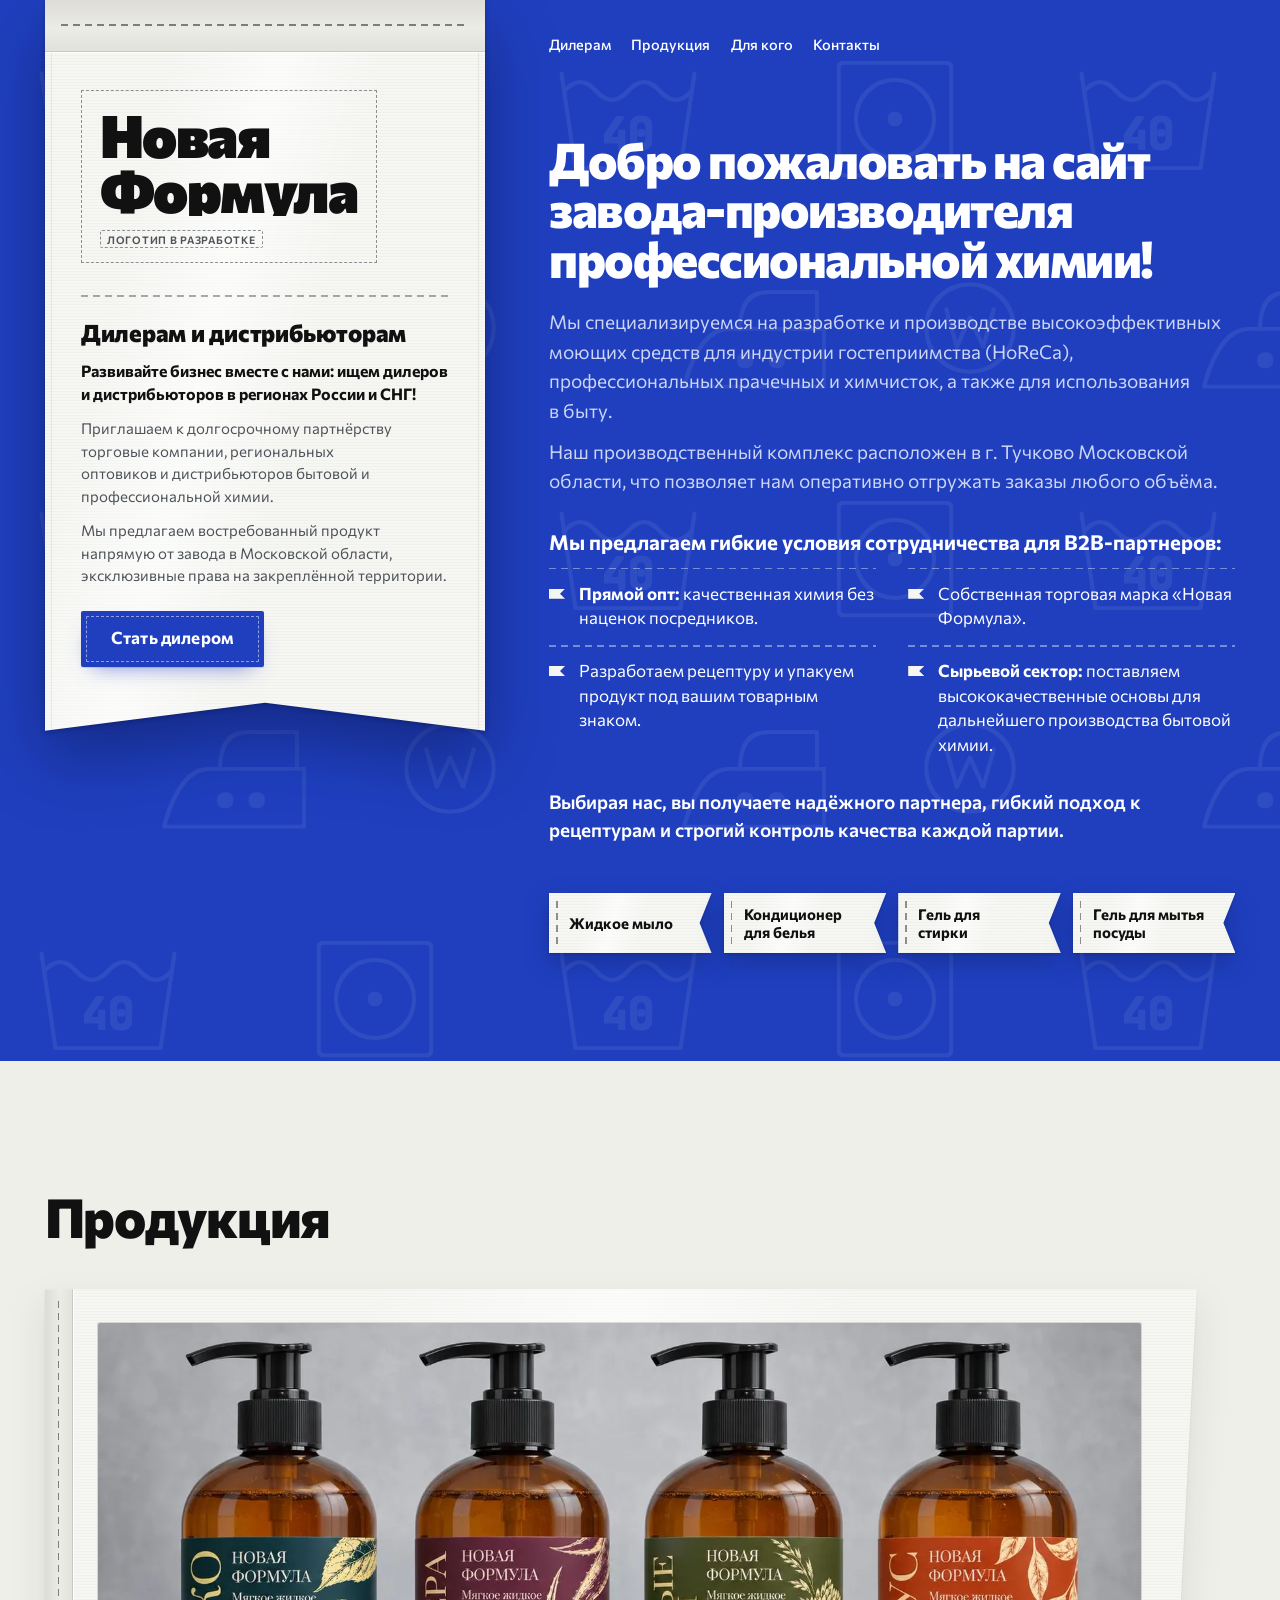
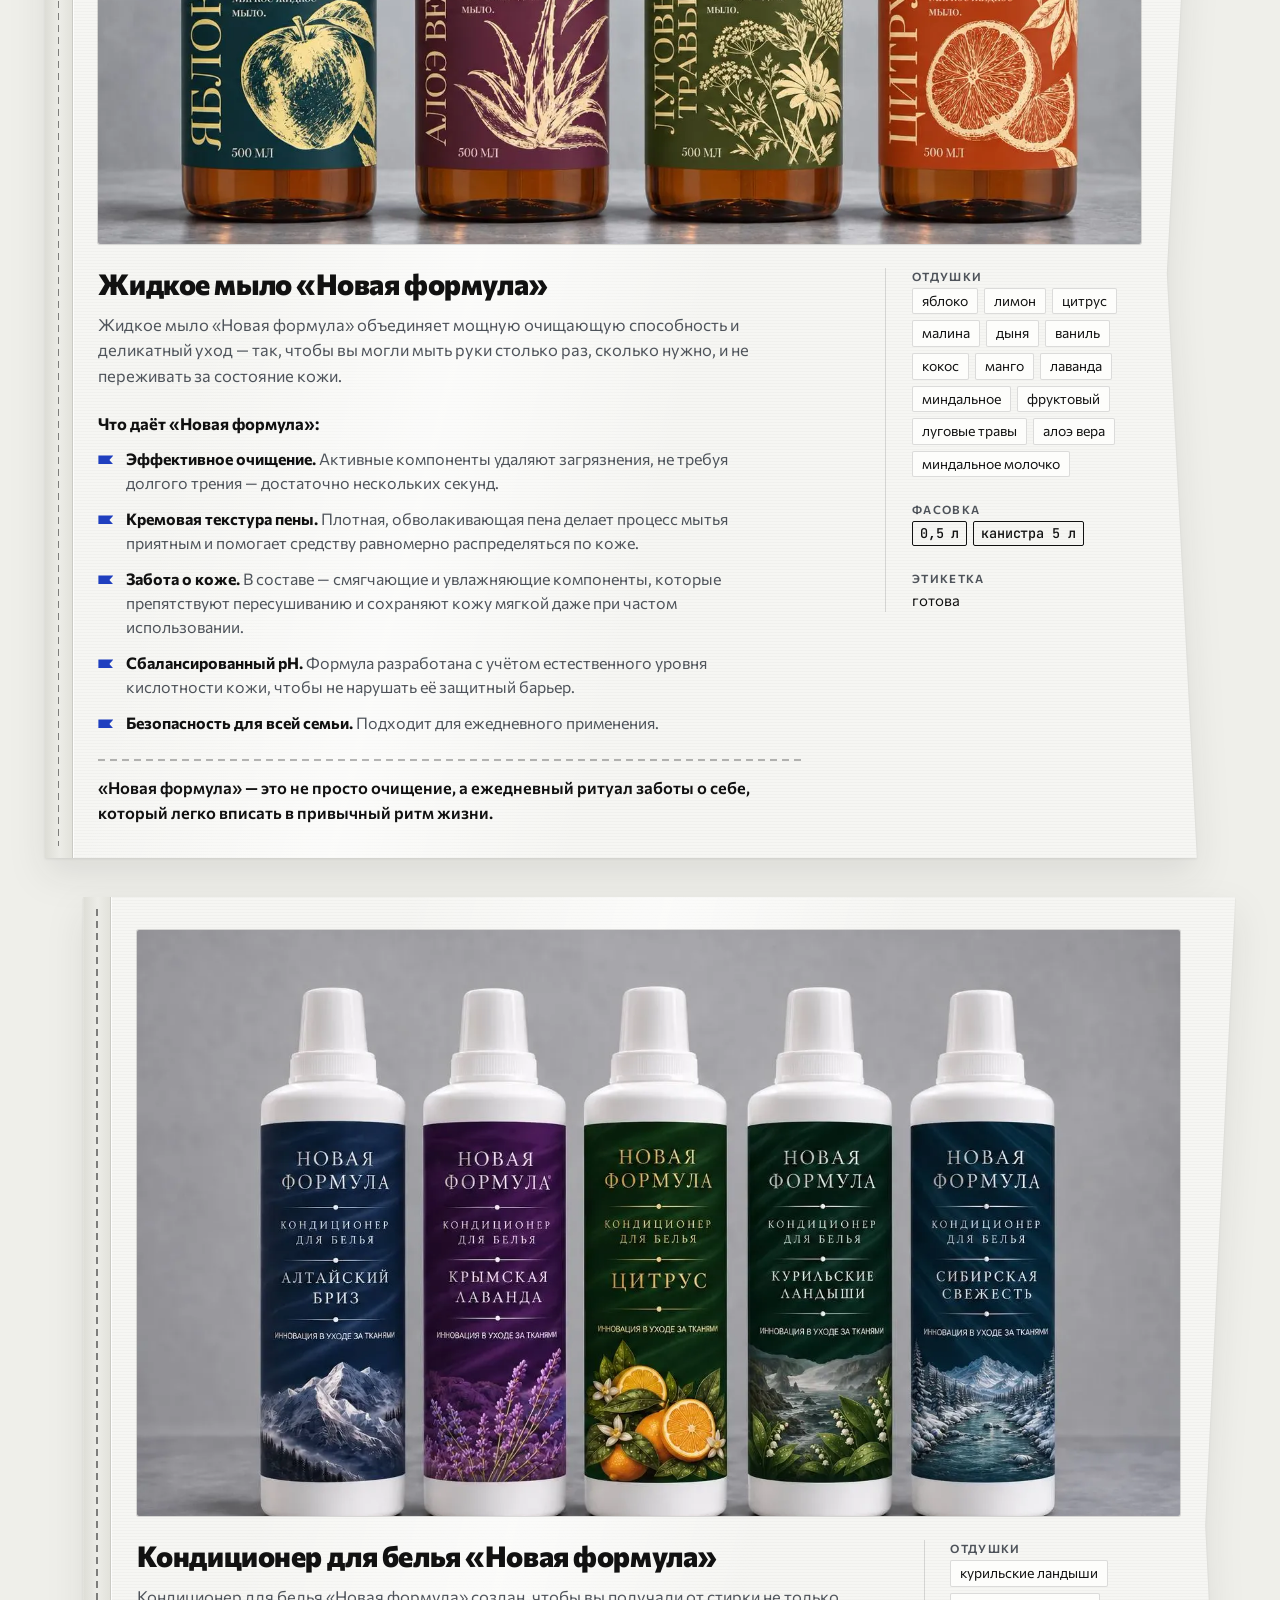
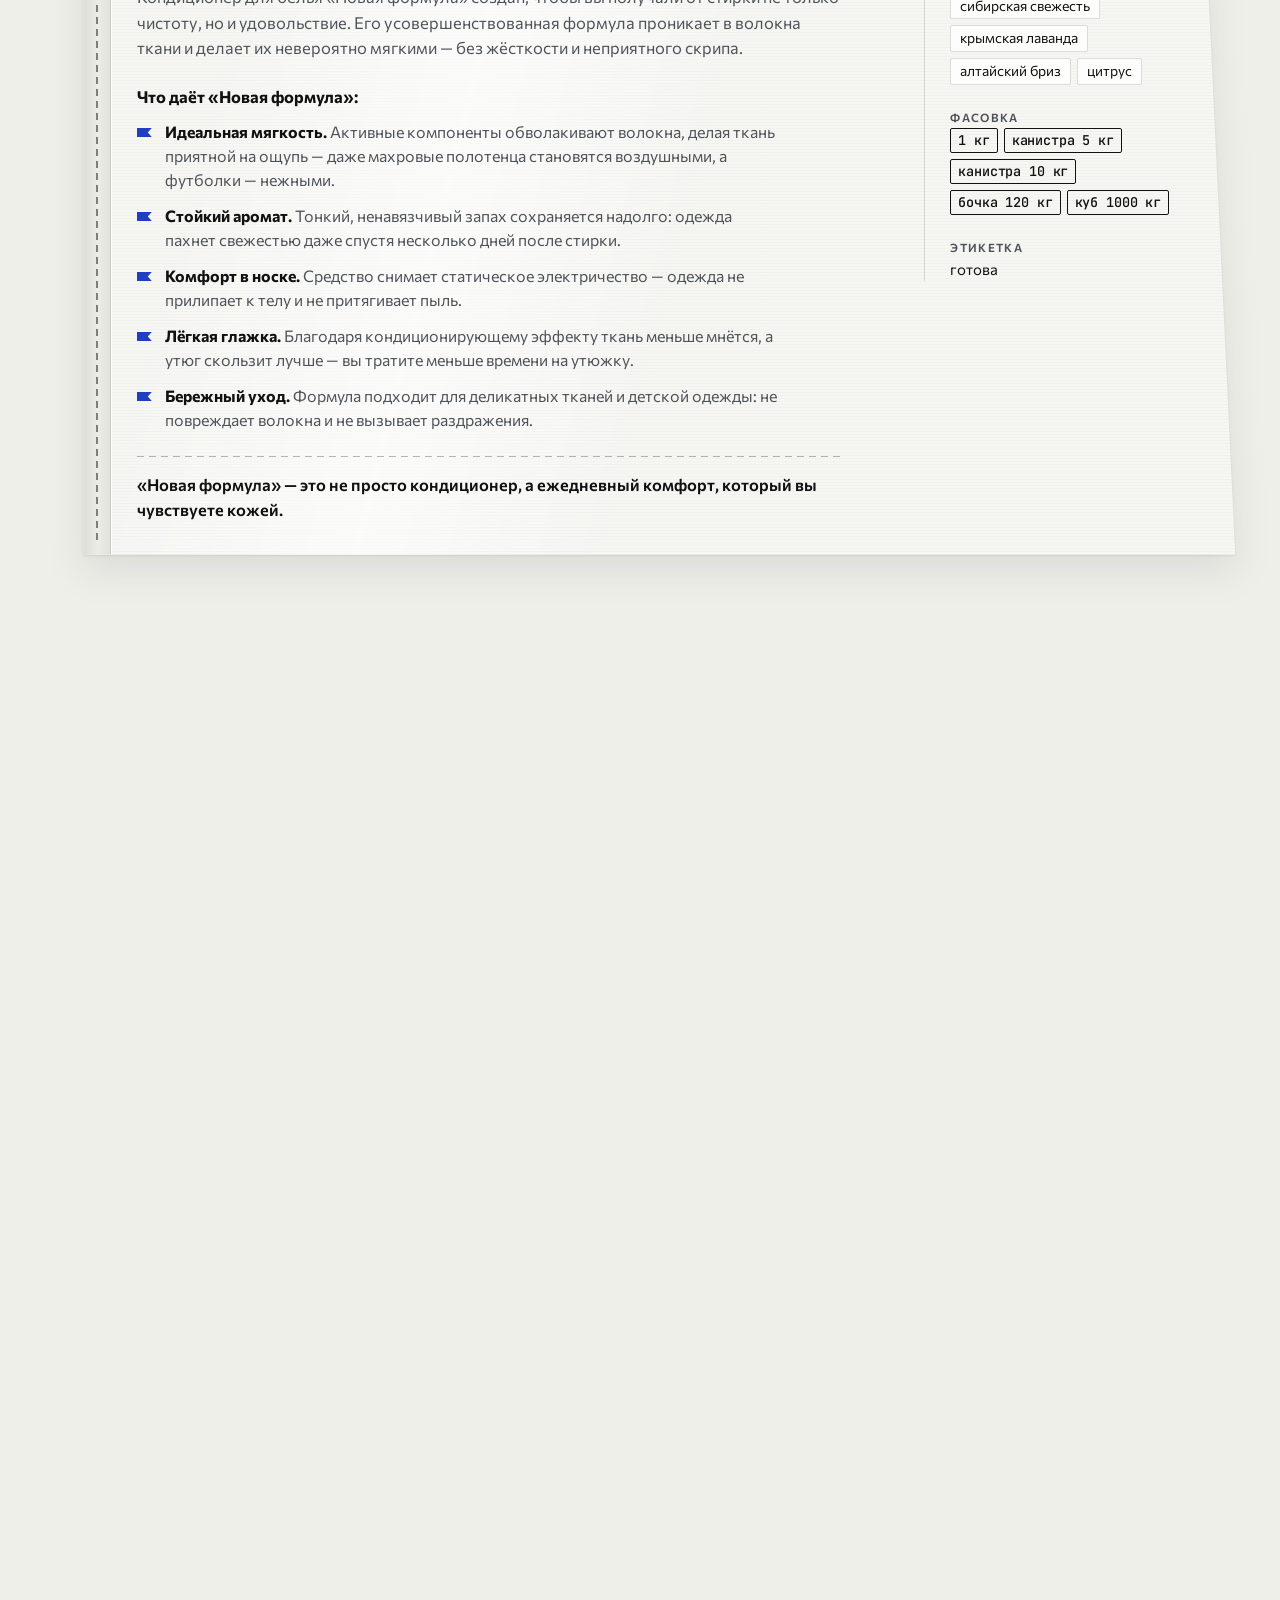
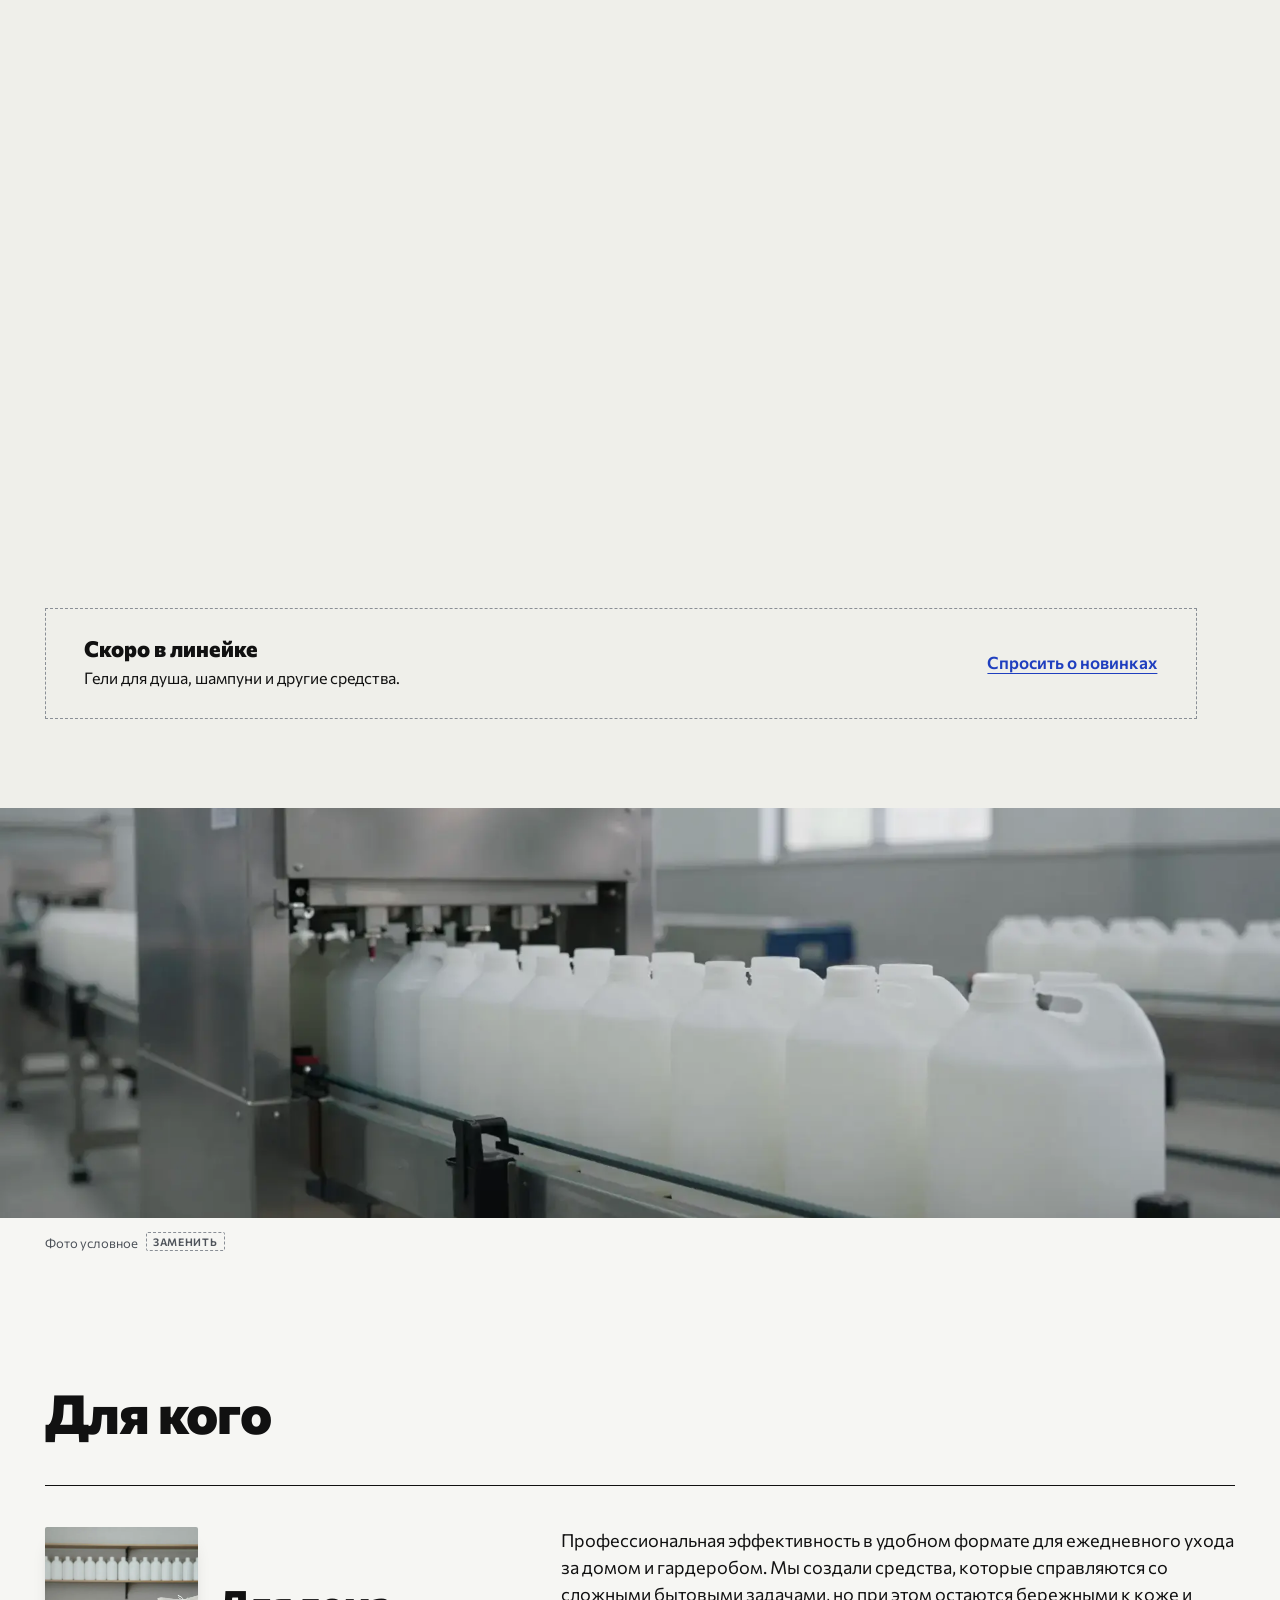
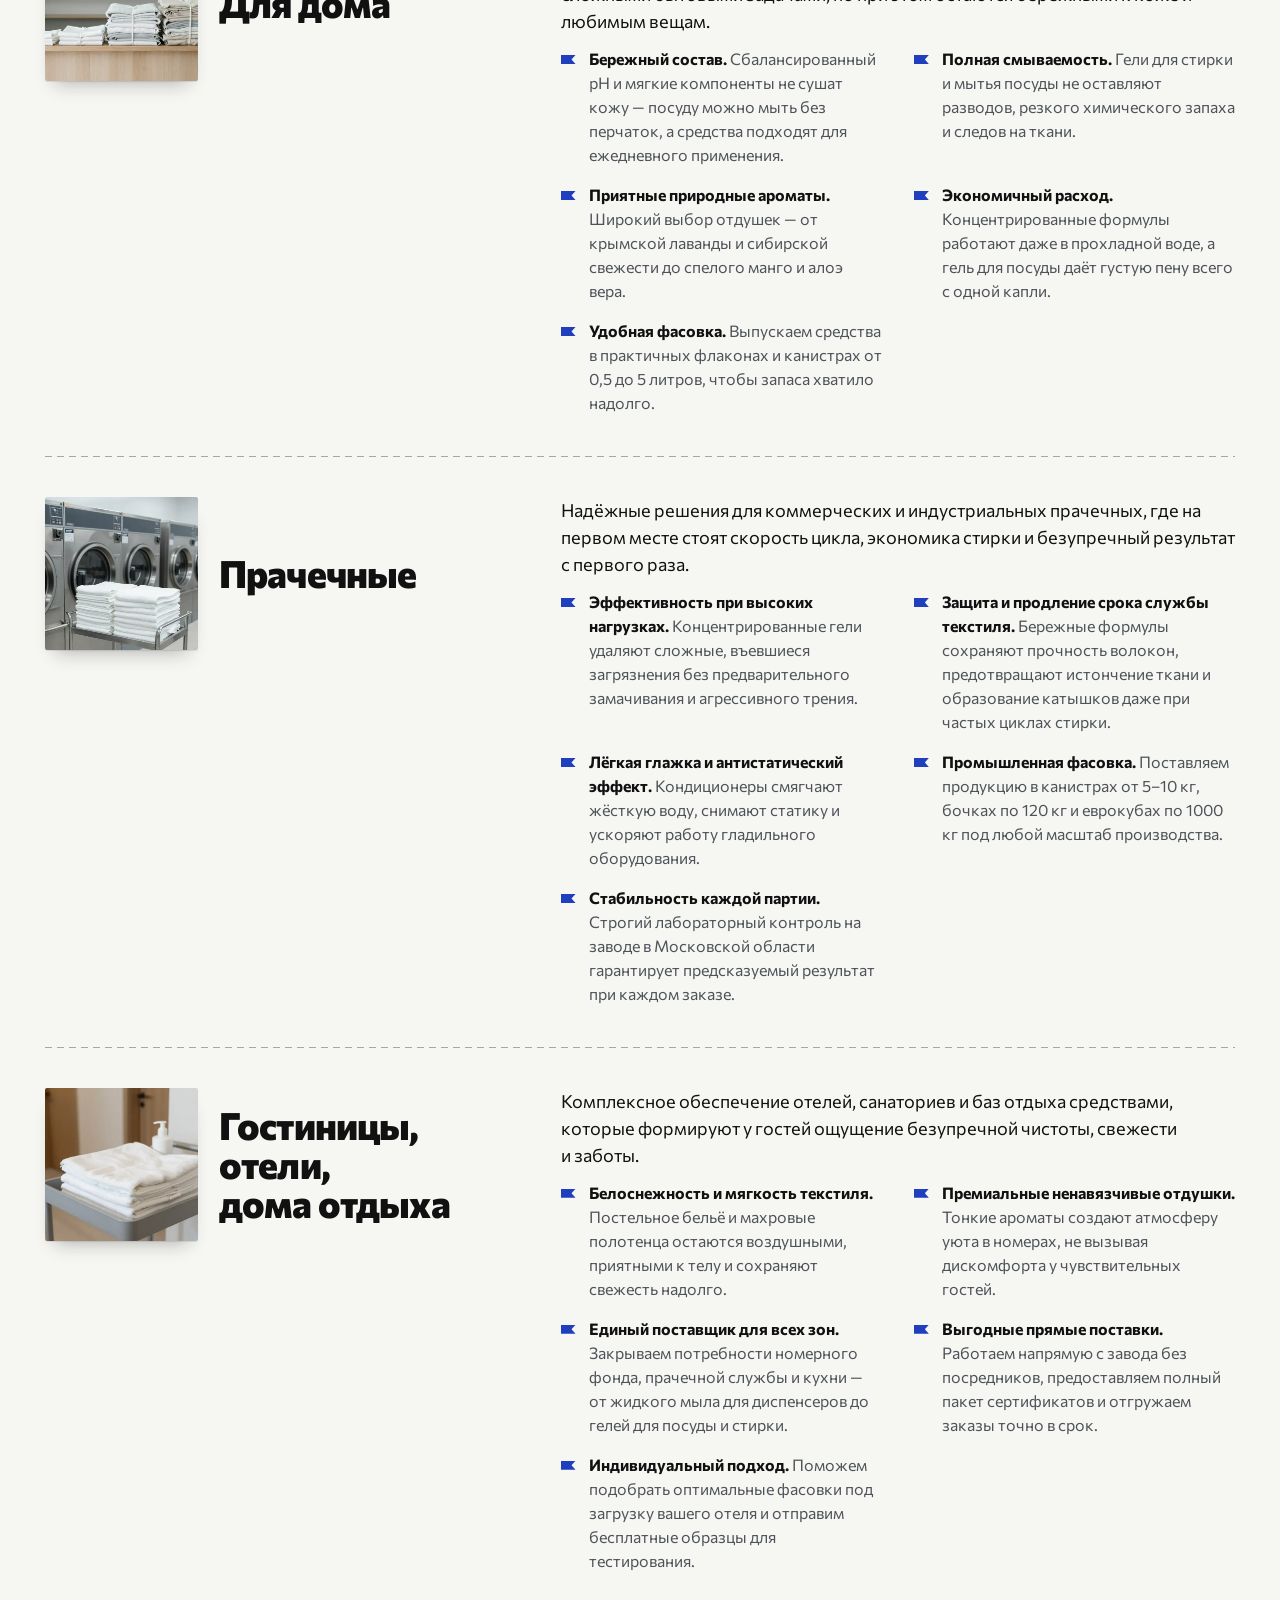
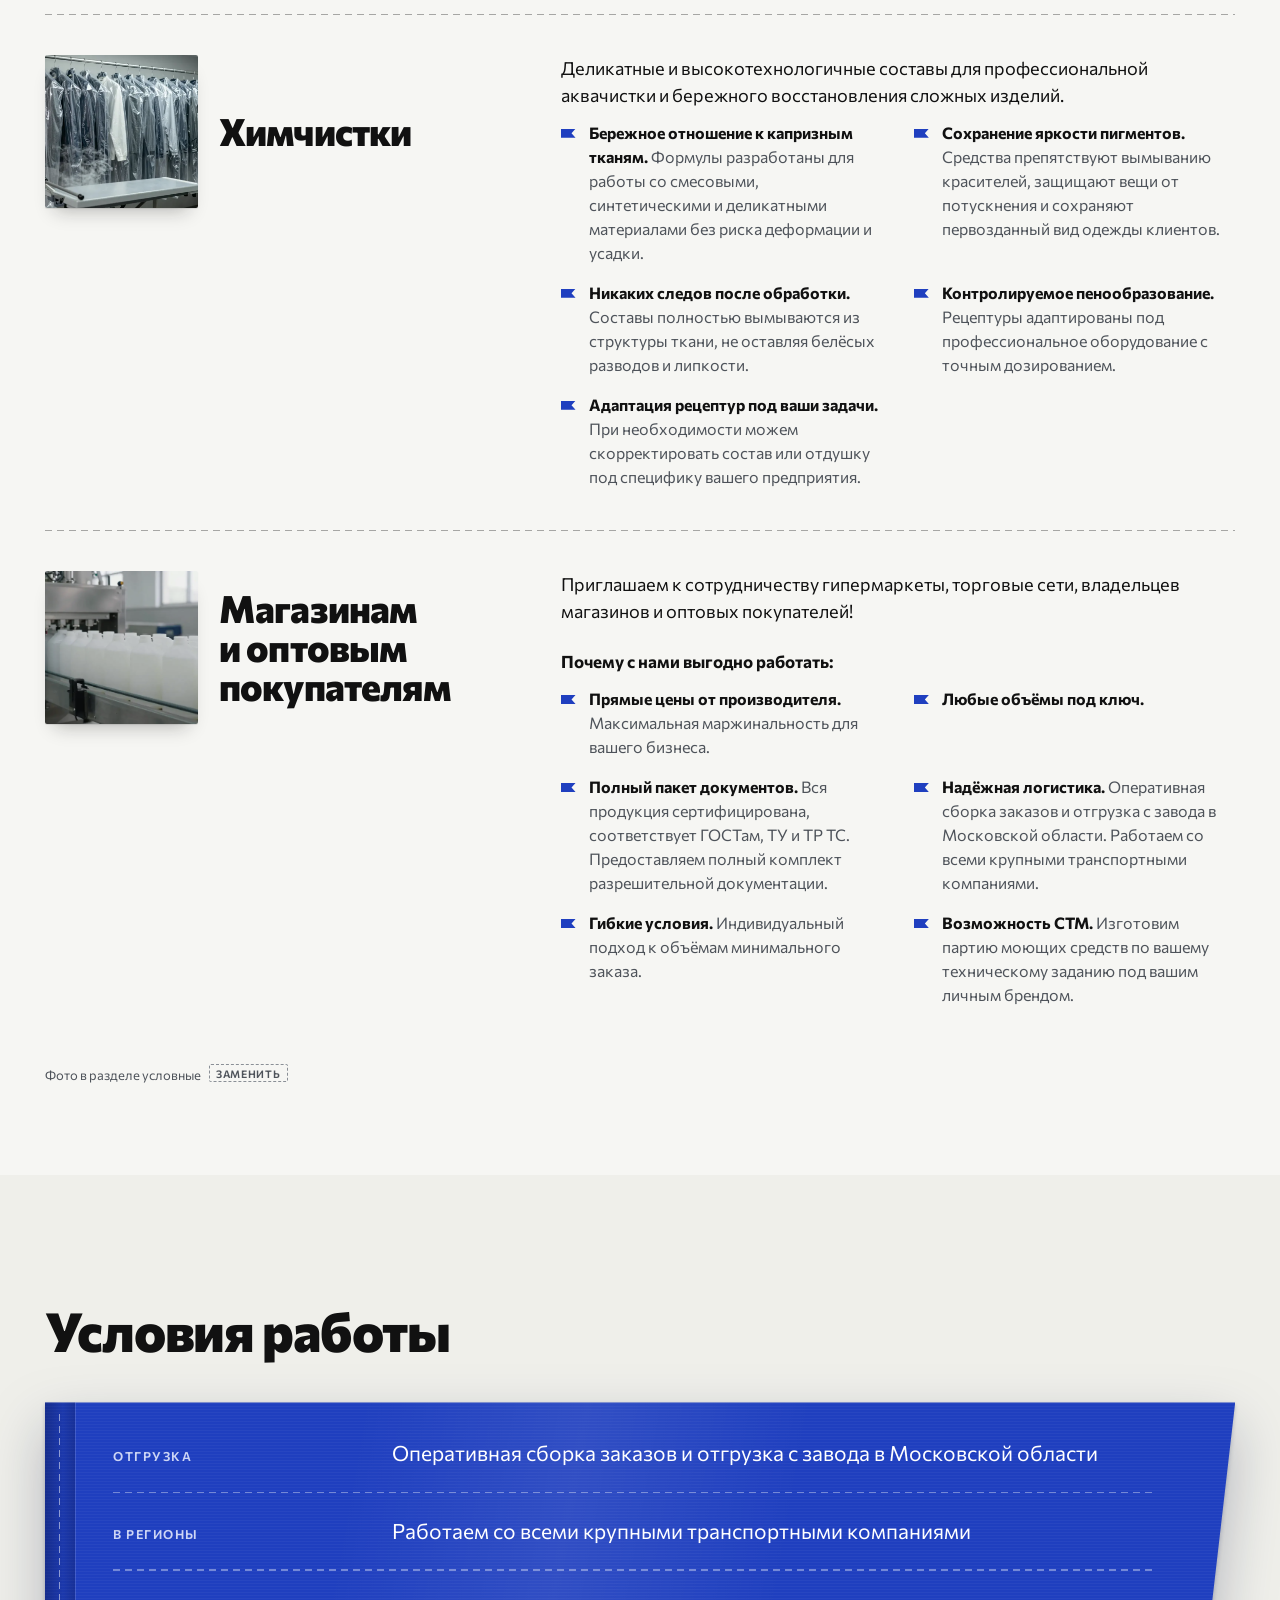
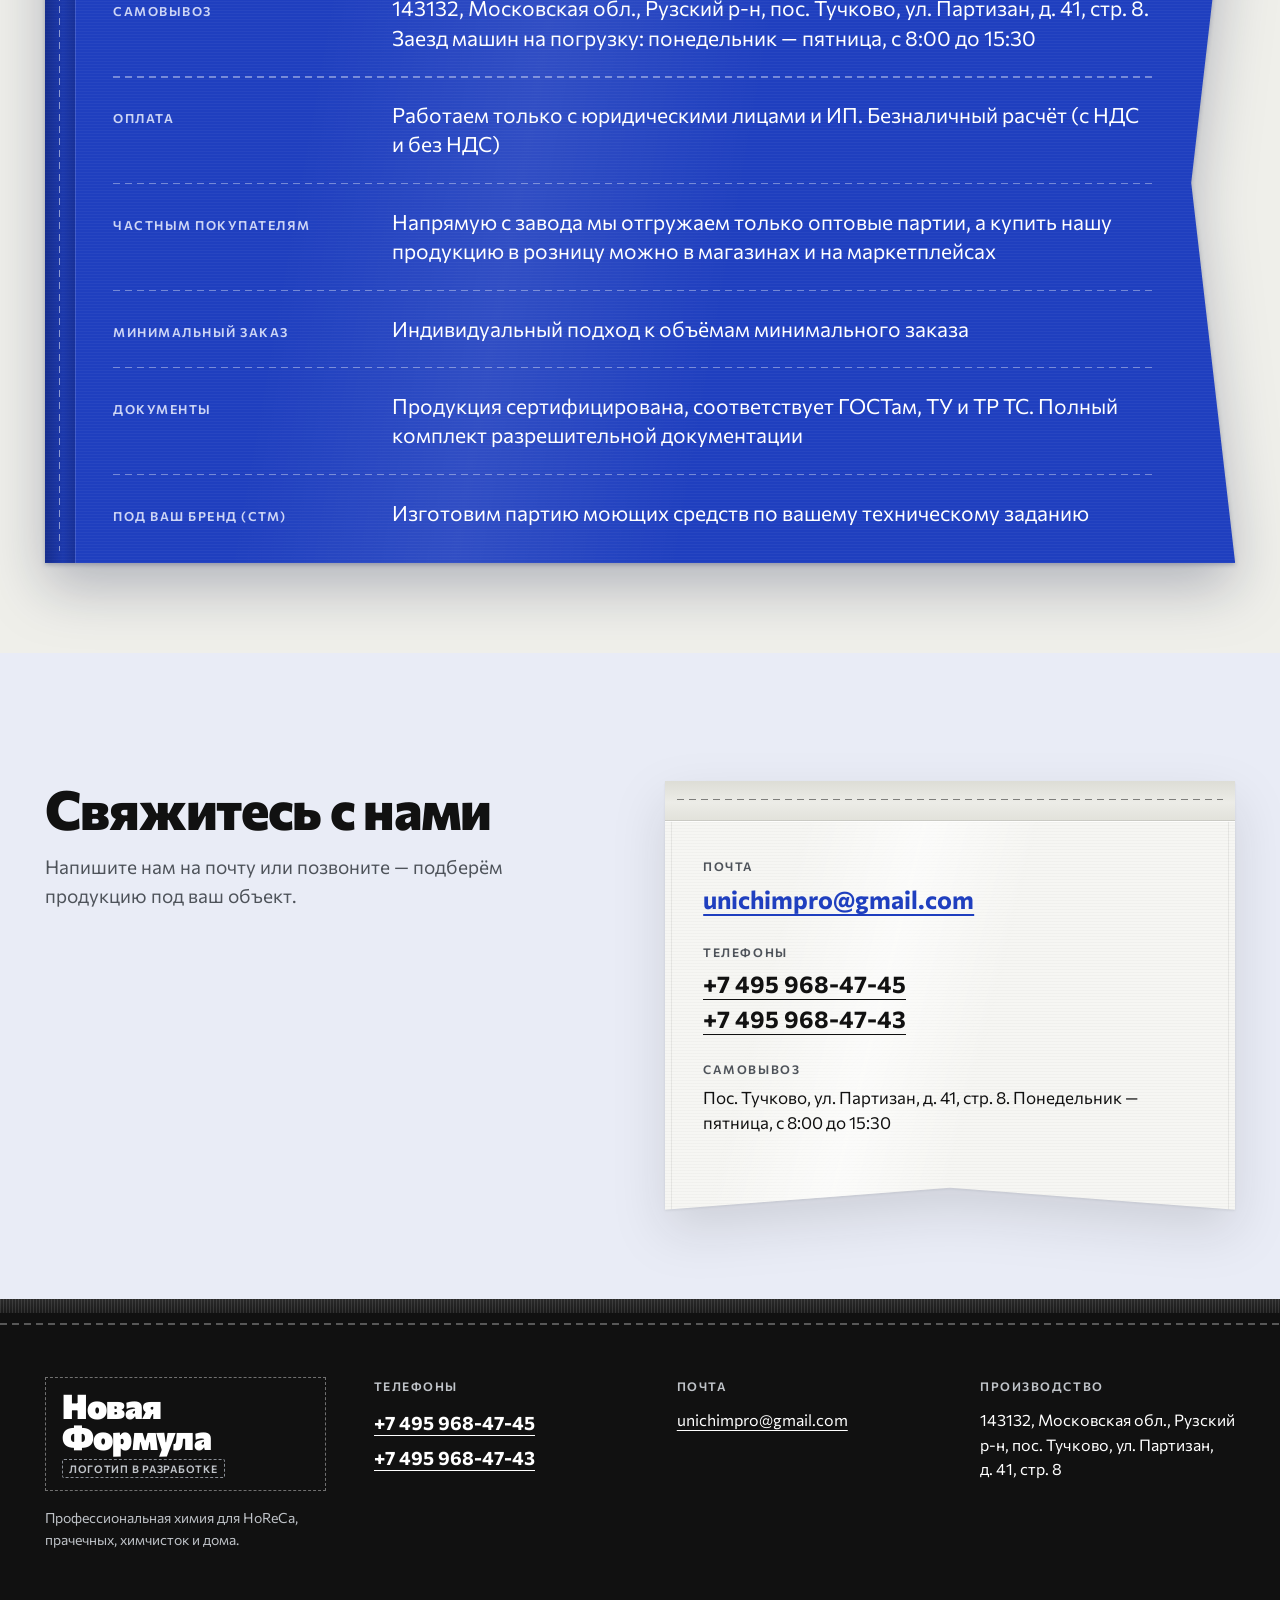
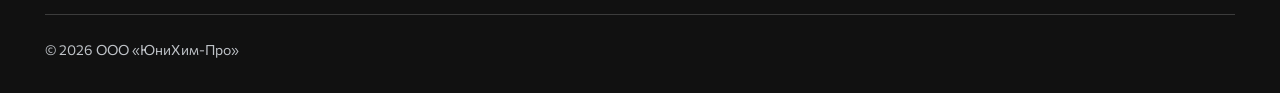
<file: docs/index.html>
<!doctype html>
<html lang="ru" class="page">
<head>
  <meta charset="utf-8">
  <meta name="viewport" content="width=device-width, initial-scale=1">
  <title>Новая Формула — моющие средства от производителя</title>
  <meta name="description" content="Завод-производитель профессиональной химии в Тучково, Московская область. Моющие средства «Новая Формула»: прямой опт, производство под вашим брендом, основы для бытовой химии.">
  <link rel="preload" href="fonts/commissioner-cyrillic.woff2" as="font" type="font/woff2" crossorigin>
  <link rel="stylesheet" href="css/index.css">
  <script>try { if (!window.matchMedia('(prefers-reduced-motion: reduce)').matches) document.documentElement.classList.add('page--hero-motion'); } catch (e) {}</script>
  <script src="js/header.js" defer></script>
  <script src="js/burger.js" defer></script>
  <script src="js/hero.js" defer></script>
  <script src="js/reveal.js" defer></script>
</head>
<body>

<a class="skip-link" href="#request">Перейти к контактам</a>

<header class="site-header" id="top">
  <a class="site-header__brand" href="#top" aria-label="Новая Формула, на главную">
    <b class="site-header__brand-name">Новая Формула</b><span class="site-header__badge todo">логотип в разработке</span>
  </a>
  <nav class="site-nav" id="site-nav" aria-label="Разделы">
    <div class="site-nav__panel satin">
      <div class="site-nav__fold fold" aria-hidden="true"></div>
      <ul class="site-nav__list">
        <li class="site-nav__item"><a class="site-nav__link" href="#dileram">Дилерам</a></li>
        <li class="site-nav__item"><a class="site-nav__link" href="#products">Продукция</a></li>
        <li class="site-nav__item"><a class="site-nav__link" href="#clients">Для кого</a></li>
        <li class="site-nav__item site-nav__item--extra"><a class="site-nav__link" href="#usloviya">Условия работы</a></li>
        <li class="site-nav__item"><a class="site-nav__link" href="#contacts">Контакты</a></li>
      </ul>
      <div class="site-nav__footer">
        <span class="site-nav__label">Отдел продаж</span>
        <a class="site-nav__phone" href="tel:+74959684745">+7 495 968-47-45</a>
        <a class="site-nav__phone" href="tel:+74959684743">+7 495 968-47-43</a>
        <a class="site-nav__cta btn" href="#request">Связаться с нами</a>
      </div>
    </div>
  </nav>
  <div class="site-header__backdrop" aria-hidden="true"></div>
  <div class="site-header__actions">
    <a class="site-header__phone phone" href="tel:+74959684745">+7 495 968-47-45</a>
    <button class="burger" type="button" aria-expanded="false" aria-controls="site-nav" aria-label="Меню">
      <span class="burger__lines" aria-hidden="true"><span class="burger__line"></span><span class="burger__line"></span><span class="burger__line"></span></span>
    </button>
  </div>
</header>

<main>

  <section class="hero" aria-labelledby="hero-title">
    <svg class="hero__pattern" aria-hidden="true" focusable="false">
      <defs>
        <pattern id="care-pattern" width="520" height="440" patternUnits="userSpaceOnUse">
          <use href="icons/sprite.svg#s-t40" x="24" y="28" width="168" height="168"/>
          <use href="icons/sprite.svg#s-tumble" x="300" y="44" width="150" height="150"/>
          <use href="icons/sprite.svg#s-iron2" x="150" y="250" width="168" height="168"/>
          <use href="icons/sprite.svg#s-w" x="390" y="268" width="120" height="120"/>
        </pattern>
        <filter id="care-pattern-ink" x="0" y="0" width="100%" height="100%"><feMorphology operator="dilate" radius="1.2"/></filter>
      </defs>
      <rect width="100%" height="100%" fill="url(#care-pattern)" filter="url(#care-pattern-ink)"/>
    </svg>

    <div class="hero__intro">
      <h1 class="hero__title" id="hero-title">Добро пожаловать на сайт завода-производителя профессиональной химии!</h1>
      <div class="hero__lead">
        <p class="hero__text">Мы специализируемся на разработке и производстве высокоэффективных моющих средств для индустрии гостеприимства (HoReCa), профессиональных прачечных и химчисток, а также для использования в быту.</p>
        <p class="hero__text">Наш производственный комплекс расположен в г.&nbsp;Тучково Московской области, что позволяет нам оперативно отгружать заказы любого объёма.</p>
      </div>
      <div class="hero__offer">
        <p class="hero__offer-title">Мы предлагаем гибкие условия сотрудничества для B2B-партнеров:</p>
        <ul class="offer-list">
          <li class="offer-list__item"><b>Прямой опт:</b> качественная химия без наценок посредников.</li>
          <li class="offer-list__item">Собственная торговая марка «Новая Формула».</li>
          <li class="offer-list__item">Разработаем рецептуру и упакуем продукт под вашим товарным знаком.</li>
          <li class="offer-list__item"><b>Сырьевой сектор:</b> поставляем высококачественные основы для дальнейшего производства бытовой химии.</li>
        </ul>
      </div>
      <p class="hero__close">Выбирая нас, вы получаете надёжного партнера, гибкий подход к рецептурам и строгий контроль качества каждой партии.</p>
    </div>

    <div class="hero__label">
      <div class="care-label satin selvage">
        <div class="care-label__fold fold" aria-hidden="true"></div>
        <div class="care-label__body">
          <div class="logo-slot logo-slot--large" role="img" aria-label="Новая Формула — логотип в разработке">
            <span class="logo-slot__name" aria-hidden="true"><span class="logo-slot__word">Новая</span> <span class="logo-slot__word">Формула</span></span>
            <span class="logo-slot__badge todo" aria-hidden="true">логотип в разработке</span>
          </div>
          <section class="dealer" id="dileram" aria-labelledby="dealer-title">
            <h2 class="dealer__title" id="dealer-title">Дилерам и дистрибьюторам</h2>
            <p class="dealer__lead">Развивайте бизнес вместе с нами: ищем дилеров и дистрибьюторов в регионах России и СНГ!</p>
            <p class="dealer__text">Приглашаем к долгосрочному партнёрству торговые компании, региональных оптовиков и дистрибьюторов бытовой и профессиональной химии.</p>
            <p class="dealer__text">Мы предлагаем востребованный продукт напрямую от завода в Московской области, эксклюзивные права на закреплённой территории.</p>
            <a class="dealer__btn btn" href="#request">Стать дилером</a>
          </section>
        </div>
      </div>
    </div>

    <nav class="hero__minis" aria-label="Продукция">
      <ul class="quick-links">
        <li class="quick-links__item"><a class="quick-links__link satin" href="#product-soap"><span class="quick-links__name">Жидкое мыло</span></a></li>
        <li class="quick-links__item"><a class="quick-links__link satin" href="#product-softener"><span class="quick-links__name">Кондиционер для белья</span></a></li>
        <li class="quick-links__item"><a class="quick-links__link satin" href="#product-laundry-gel"><span class="quick-links__name">Гель для стирки</span></a></li>
        <li class="quick-links__item"><a class="quick-links__link satin" href="#product-dish-gel"><span class="quick-links__name">Гель для мытья посуды</span></a></li>
      </ul>
    </nav>
  </section>

  <section class="section products" id="products" aria-labelledby="products-title">
    <div class="container">
      <div class="section__head reveal">
        <h2 class="section__title" id="products-title">Продукция</h2>
      </div>

      <div class="products__list">
        <article class="product product--photo reveal reveal--sway" id="product-soap" aria-labelledby="product-soap-title">
          <div class="product__inner satin">
            <figure class="product__media product__media--photo">
              <img class="product__image" src="images/nf-soap.webp" alt="Жидкое мыло «Новая формула»: яблоко, алоэ вера, луговые травы, цитрус" width="1600" height="900" loading="lazy" decoding="async">
            </figure>
            <div class="product__main">
              <h3 class="product__name" id="product-soap-title">Жидкое мыло «Новая формула»</h3>
              <p class="product__intro">Жидкое мыло «Новая формула» объединяет мощную очищающую способность и деликатный уход — так, чтобы вы могли мыть руки столько раз, сколько нужно, и не переживать за состояние кожи.</p>
              <p class="product__sub">Что даёт «Новая формула»:</p>
              <ul class="tag-list">
                <li class="tag-list__item"><b class="tag-list__lead">Эффективное очищение.</b> Активные компоненты удаляют загрязнения, не требуя долгого трения — достаточно нескольких секунд.</li>
                <li class="tag-list__item"><b class="tag-list__lead">Кремовая текстура пены.</b> Плотная, обволакивающая пена делает процесс мытья приятным и помогает средству равномерно распределяться по коже.</li>
                <li class="tag-list__item"><b class="tag-list__lead">Забота о коже.</b> В составе — смягчающие и увлажняющие компоненты, которые препятствуют пересушиванию и сохраняют кожу мягкой даже при частом использовании.</li>
                <li class="tag-list__item"><b class="tag-list__lead">Сбалансированный pH.</b> Формула разработана с учётом естественного уровня кислотности кожи, чтобы не нарушать её защитный барьер.</li>
                <li class="tag-list__item"><b class="tag-list__lead">Безопасность для всей семьи.</b> Подходит для ежедневного применения.</li>
              </ul>
              <p class="product__close">«Новая формула» — это не просто очищение, а ежедневный ритуал заботы о себе, который легко вписать в привычный ритм жизни.</p>
            </div>
            <dl class="product__aside specs">
              <div class="specs__item">
                <dt class="specs__term">Отдушки</dt>
                <dd class="specs__value specs__value--chips"><span class="chip">яблоко</span><span class="chip">лимон</span><span class="chip">цитрус</span><span class="chip">малина</span><span class="chip">дыня</span><span class="chip">ваниль</span><span class="chip">кокос</span><span class="chip">манго</span><span class="chip">лаванда</span><span class="chip">миндальное</span><span class="chip">фруктовый</span><span class="chip">луговые травы</span><span class="chip">алоэ вера</span><span class="chip">миндальное молочко</span></dd>
              </div>
              <div class="specs__item">
                <dt class="specs__term">Фасовка</dt>
                <dd class="specs__value specs__value--chips"><span class="chip chip--pack">0,5 л</span><span class="chip chip--pack">канистра 5 л</span></dd>
              </div>
              <div class="specs__item">
                <dt class="specs__term">Этикетка</dt>
                <dd class="specs__value">готова</dd>
              </div>
            </dl>
          </div>
        </article>

        <article class="product product--photo reveal reveal--sway" id="product-softener" aria-labelledby="product-softener-title">
          <div class="product__inner satin">
            <figure class="product__media product__media--photo">
              <img class="product__image product__image--top" src="images/nf-softener.webp" alt="Кондиционер для белья «Новая формула»: алтайский бриз, крымская лаванда, цитрус, курильские ландыши, сибирская свежесть" width="1536" height="1024" loading="lazy" decoding="async">
            </figure>
            <div class="product__main">
              <h3 class="product__name" id="product-softener-title">Кондиционер для белья «Новая формула»</h3>
              <p class="product__intro">Кондиционер для белья «Новая формула» создан, чтобы вы получали от стирки не только чистоту, но и удовольствие. Его усовершенствованная формула проникает в волокна ткани и делает их невероятно мягкими — без жёсткости и неприятного скрипа.</p>
              <p class="product__sub">Что даёт «Новая формула»:</p>
              <ul class="tag-list">
                <li class="tag-list__item"><b class="tag-list__lead">Идеальная мягкость.</b> Активные компоненты обволакивают волокна, делая ткань приятной на ощупь — даже махровые полотенца становятся воздушными, а футболки — нежными.</li>
                <li class="tag-list__item"><b class="tag-list__lead">Стойкий аромат.</b> Тонкий, ненавязчивый запах сохраняется надолго: одежда пахнет свежестью даже спустя несколько дней после стирки.</li>
                <li class="tag-list__item"><b class="tag-list__lead">Комфорт в носке.</b> Средство снимает статическое электричество — одежда не прилипает к телу и не притягивает пыль.</li>
                <li class="tag-list__item"><b class="tag-list__lead">Лёгкая глажка.</b> Благодаря кондиционирующему эффекту ткань меньше мнётся, а утюг скользит лучше — вы тратите меньше времени на утюжку.</li>
                <li class="tag-list__item"><b class="tag-list__lead">Бережный уход.</b> Формула подходит для деликатных тканей и детской одежды: не повреждает волокна и не вызывает раздражения.</li>
              </ul>
              <p class="product__close">«Новая формула» — это не просто кондиционер, а ежедневный комфорт, который вы чувствуете кожей.</p>
            </div>
            <dl class="product__aside specs">
              <div class="specs__item">
                <dt class="specs__term">Отдушки</dt>
                <dd class="specs__value specs__value--chips"><span class="chip">курильские ландыши</span><span class="chip">сибирская свежесть</span><span class="chip">крымская лаванда</span><span class="chip">алтайский бриз</span><span class="chip">цитрус</span></dd>
              </div>
              <div class="specs__item">
                <dt class="specs__term">Фасовка</dt>
                <dd class="specs__value specs__value--chips"><span class="chip chip--pack">1 кг</span><span class="chip chip--pack">канистра 5 кг</span><span class="chip chip--pack">канистра 10 кг</span><span class="chip chip--pack">бочка 120 кг</span><span class="chip chip--pack">куб 1000 кг</span></dd>
              </div>
              <div class="specs__item">
                <dt class="specs__term">Этикетка</dt>
                <dd class="specs__value">готова</dd>
              </div>
            </dl>
          </div>
        </article>

        <article class="product reveal reveal--sway" id="product-laundry-gel" aria-labelledby="product-laundry-gel-title">
          <div class="product__inner satin">
            <div class="product__media">
              <p class="product__placeholder">Этикетка в разработке</p>
            </div>
            <div class="product__main">
              <h3 class="product__name" id="product-laundry-gel-title">Гель для стирки «Новая формула»</h3>
              <p class="product__intro">Гель для стирки «Новая формула» создан, чтобы стирка перестала быть испытанием. Он эффективно удаляет повседневные и сложные загрязнения — от следов травы и сока до жирных пятен и пота — без предварительного замачивания и агрессивного трения.</p>
              <p class="product__sub">Что даёт «Новая формула»:</p>
              <ul class="tag-list">
                <li class="tag-list__item"><b class="tag-list__lead">Мощное удаление пятен.</b> Инновационная формула работает даже в прохладной воде, сохраняя цвет и структуру ткани.</li>
                <li class="tag-list__item"><b class="tag-list__lead">Бережный уход.</b> Специальные компоненты защищают волокна от истончения, предотвращают образование катышков и сохраняют мягкость вещей.</li>
                <li class="tag-list__item"><b class="tag-list__lead">Сохранение цвета.</b> Пигменты остаются яркими дольше: формула препятствует вымыванию красителей и защищает от потускнения.</li>
                <li class="tag-list__item"><b class="tag-list__lead">Полная смываемость.</b> Гель полностью вымывается из ткани, не оставляя следов и раздражающих остатков — подходит даже для чувствительной кожи.</li>
                <li class="tag-list__item"><b class="tag-list__lead">Универсальность.</b> Подходит для стирки хлопка, льна, синтетики, смесовых тканей и деликатных вещей (при соблюдении рекомендованного режима).</li>
              </ul>
              <p class="product__close">«Новая формула» — это баланс эффективности и заботы о ваших вещах: вы тратите меньше времени на борьбу с пятнами, а любимые вещи служат дольше.</p>
            </div>
            <dl class="product__aside specs">
              <div class="specs__item">
                <dt class="specs__term">Отдушки</dt>
                <dd class="specs__value specs__value--chips"><span class="chip">курильские ландыши</span><span class="chip">сибирская свежесть</span><span class="chip">крымская лаванда</span><span class="chip">алтайский бриз</span><span class="chip">цитрус</span></dd>
              </div>
              <div class="specs__item">
                <dt class="specs__term">Фасовка</dt>
                <dd class="specs__value specs__value--chips"><span class="chip chip--pack">1 кг</span><span class="chip chip--pack">1,5 кг</span><span class="chip chip--pack">2 кг</span><span class="chip chip--pack">4,5 кг</span><span class="chip chip--pack">канистра 5 кг</span><span class="chip chip--pack">канистра 10 кг</span><span class="chip chip--pack">бочка 120 кг</span></dd>
              </div>
              <div class="specs__item">
                <dt class="specs__term">Этикетка</dt>
                <dd class="specs__value">в разработке</dd>
              </div>
            </dl>
          </div>
        </article>

        <article class="product reveal reveal--sway" id="product-dish-gel" aria-labelledby="product-dish-gel-title">
          <div class="product__inner satin">
            <div class="product__media">
              <p class="product__placeholder">Этикетка в разработке</p>
            </div>
            <div class="product__main">
              <h3 class="product__name" id="product-dish-gel-title">Гель для мытья посуды «Новая формула»</h3>
              <p class="product__intro">Гель для мытья посуды «Новая формула» создан, чтобы превратить рутину в простое и комфортное дело. Его усовершенствованная формула эффективно растворяет жир и удаляет сложные загрязнения — от засохших остатков еды до пригоревшего масла — без долгого оттирания и жёстких губок.</p>
              <p class="product__sub">Почему выбирают «Новую формулу»:</p>
              <ul class="tag-list">
                <li class="tag-list__item"><b class="tag-list__lead">Мощная пена.</b> Достаточно одной капли: густая пена покрывает посуду и работает даже в прохладной воде, экономя расход средства.</li>
                <li class="tag-list__item"><b class="tag-list__lead">Полная чистота без разводов.</b> Формула полностью смывается водой, не оставляя следов и посторонних запахов — посуда сияет, а вкус блюд остаётся неизменным.</li>
                <li class="tag-list__item"><b class="tag-list__lead">Забота о коже.</b> В составе — ухаживающие компоненты, которые смягчают воду и защищают кожу рук от сухости и раздражения. Можно мыть посуду без перчаток.</li>
                <li class="tag-list__item"><b class="tag-list__lead">Универсальность.</b> Подходит для любой посуды: кастрюль, сковородок, стеклянных и керамических изделий.</li>
              </ul>
              <p class="product__close">«Новая формула» — это баланс эффективности и комфорта: вы тратите меньше времени на уборку и больше — на то, что по-настоящему важно.</p>
            </div>
            <dl class="product__aside specs">
              <div class="specs__item">
                <dt class="specs__term">Отдушки</dt>
                <dd class="specs__value specs__value--chips"><span class="chip">алоэ вера</span><span class="chip">алоэ и цветы</span><span class="chip">алоэ и травы</span><span class="chip">цитрус</span><span class="chip">лимон</span><span class="chip">зелёный бамбук</span><span class="chip">травы</span></dd>
              </div>
              <div class="specs__item">
                <dt class="specs__term">Фасовка</dt>
                <dd class="specs__value specs__value--chips"><span class="chip chip--pack">0,5 кг</span><span class="chip chip--pack">1 кг</span><span class="chip chip--pack">канистра 5 кг</span></dd>
              </div>
              <div class="specs__item">
                <dt class="specs__term">Этикетка</dt>
                <dd class="specs__value">в разработке</dd>
              </div>
            </dl>
          </div>
        </article>

        <aside class="product product--soon reveal reveal--sway" aria-label="Скоро в линейке">
          <div class="product__inner">
            <p class="product__soon-text"><strong class="product__soon-title">Скоро в линейке</strong>Гели для душа, шампуни и другие средства.</p>
            <a class="product__soon-link" href="#request">Спросить о новинках</a>
          </div>
        </aside>
      </div>
    </div>
  </section>

  <figure class="photo-band">
    <img class="photo-band__image reveal reveal--zoom" src="images/lab-production.webp" alt="Белые канистры на линии розлива" width="1920" height="1080" loading="lazy" decoding="async">
    <figcaption class="photo-band__caption container reveal">Фото условное <span class="todo">заменить</span></figcaption>
  </figure>

  <section class="section section--satin" id="clients" aria-labelledby="clients-title">
    <div class="container">
      <div class="section__head reveal">
        <h2 class="section__title" id="clients-title">Для кого</h2>
      </div>
      <ul class="audience">
        <li class="audience__item reveal">
          <div class="audience__head">
            <img class="audience__photo" src="images/lab-service.webp" alt="" width="900" height="600">
            <h3 class="audience__title">Для дома</h3>
          </div>
          <div class="audience__body">
            <p class="audience__text">Профессиональная эффективность в удобном формате для ежедневного ухода за домом и гардеробом. Мы создали средства, которые справляются со сложными бытовыми задачами, но при этом остаются бережными к коже и любимым вещам.</p>
            <ul class="tag-list tag-list--columns">
              <li class="tag-list__item"><b class="tag-list__lead">Бережный состав.</b> Сбалансированный pH и мягкие компоненты не сушат кожу — посуду можно мыть без перчаток, а средства подходят для ежедневного применения.</li>
              <li class="tag-list__item"><b class="tag-list__lead">Полная смываемость.</b> Гели для стирки и мытья посуды не оставляют разводов, резкого химического запаха и следов на ткани.</li>
              <li class="tag-list__item"><b class="tag-list__lead">Приятные природные ароматы.</b> Широкий выбор отдушек — от крымской лаванды и сибирской свежести до спелого манго и алоэ вера.</li>
              <li class="tag-list__item"><b class="tag-list__lead">Экономичный расход.</b> Концентрированные формулы работают даже в прохладной воде, а гель для посуды даёт густую пену всего с одной капли.</li>
              <li class="tag-list__item"><b class="tag-list__lead">Удобная фасовка.</b> Выпускаем средства в практичных флаконах и канистрах от 0,5 до 5 литров, чтобы запаса хватило надолго.</li>
            </ul>
          </div>
        </li>
        <li class="audience__item reveal">
          <div class="audience__head">
            <img class="audience__photo" src="images/lab-laundry.webp" alt="" width="900" height="600">
            <h3 class="audience__title">Прачечные</h3>
          </div>
          <div class="audience__body">
            <p class="audience__text">Надёжные решения для коммерческих и индустриальных прачечных, где на первом месте стоят скорость цикла, экономика стирки и безупречный результат с первого раза.</p>
            <ul class="tag-list tag-list--columns">
              <li class="tag-list__item"><b class="tag-list__lead">Эффективность при высоких нагрузках.</b> Концентрированные гели удаляют сложные, въевшиеся загрязнения без предварительного замачивания и агрессивного трения.</li>
              <li class="tag-list__item"><b class="tag-list__lead">Защита и продление срока службы текстиля.</b> Бережные формулы сохраняют прочность волокон, предотвращают истончение ткани и образование катышков даже при частых циклах стирки.</li>
              <li class="tag-list__item"><b class="tag-list__lead">Лёгкая глажка и антистатический эффект.</b> Кондиционеры смягчают жёсткую воду, снимают статику и ускоряют работу гладильного оборудования.</li>
              <li class="tag-list__item"><b class="tag-list__lead">Промышленная фасовка.</b> Поставляем продукцию в канистрах от 5–10 кг, бочках по 120 кг и еврокубах по 1000 кг под любой масштаб производства.</li>
              <li class="tag-list__item"><b class="tag-list__lead">Стабильность каждой партии.</b> Строгий лабораторный контроль на заводе в Московской области гарантирует предсказуемый результат при каждом заказе.</li>
            </ul>
          </div>
        </li>
        <li class="audience__item reveal">
          <div class="audience__head">
            <img class="audience__photo" src="images/lab-hotel.webp" alt="" width="900" height="600">
            <h3 class="audience__title">Гостиницы, отели, дома отдыха</h3>
          </div>
          <div class="audience__body">
            <p class="audience__text">Комплексное обеспечение отелей, санаториев и баз отдыха средствами, которые формируют у гостей ощущение безупречной чистоты, свежести и заботы.</p>
            <ul class="tag-list tag-list--columns">
              <li class="tag-list__item"><b class="tag-list__lead">Белоснежность и мягкость текстиля.</b> Постельное бельё и махровые полотенца остаются воздушными, приятными к телу и сохраняют свежесть надолго.</li>
              <li class="tag-list__item"><b class="tag-list__lead">Премиальные ненавязчивые отдушки.</b> Тонкие ароматы создают атмосферу уюта в номерах, не вызывая дискомфорта у чувствительных гостей.</li>
              <li class="tag-list__item"><b class="tag-list__lead">Единый поставщик для всех зон.</b> Закрываем потребности номерного фонда, прачечной службы и кухни — от жидкого мыла для диспенсеров до гелей для посуды и стирки.</li>
              <li class="tag-list__item"><b class="tag-list__lead">Выгодные прямые поставки.</b> Работаем напрямую с завода без посредников, предоставляем полный пакет сертификатов и отгружаем заказы точно в срок.</li>
              <li class="tag-list__item"><b class="tag-list__lead">Индивидуальный подход.</b> Поможем подобрать оптимальные фасовки под загрузку вашего отеля и отправим бесплатные образцы для тестирования.</li>
            </ul>
          </div>
        </li>
        <li class="audience__item reveal">
          <div class="audience__head">
            <img class="audience__photo" src="images/lab-drycleaning.webp" alt="" width="900" height="600">
            <h3 class="audience__title">Химчистки</h3>
          </div>
          <div class="audience__body">
            <p class="audience__text">Деликатные и высокотехнологичные составы для профессиональной аквачистки и бережного восстановления сложных изделий.</p>
            <ul class="tag-list tag-list--columns">
              <li class="tag-list__item"><b class="tag-list__lead">Бережное отношение к капризным тканям.</b> Формулы разработаны для работы со смесовыми, синтетическими и деликатными материалами без риска деформации и усадки.</li>
              <li class="tag-list__item"><b class="tag-list__lead">Сохранение яркости пигментов.</b> Средства препятствуют вымыванию красителей, защищают вещи от потускнения и сохраняют первозданный вид одежды клиентов.</li>
              <li class="tag-list__item"><b class="tag-list__lead">Никаких следов после обработки.</b> Составы полностью вымываются из структуры ткани, не оставляя белёсых разводов и липкости.</li>
              <li class="tag-list__item"><b class="tag-list__lead">Контролируемое пенообразование.</b> Рецептуры адаптированы под профессиональное оборудование с точным дозированием.</li>
              <li class="tag-list__item"><b class="tag-list__lead">Адаптация рецептур под ваши задачи.</b> При необходимости можем скорректировать состав или отдушку под специфику вашего предприятия.</li>
            </ul>
          </div>
        </li>
        <li class="audience__item reveal">
          <div class="audience__head">
            <img class="audience__photo" src="images/lab-production.webp" alt="" width="1920" height="1080">
            <h3 class="audience__title">Магазинам и оптовым покупателям</h3>
          </div>
          <div class="audience__body">
            <p class="audience__text">Приглашаем к сотрудничеству гипермаркеты, торговые сети, владельцев магазинов и оптовых покупателей!</p>
            <p class="audience__sub">Почему с нами выгодно работать:</p>
            <ul class="tag-list tag-list--columns">
              <li class="tag-list__item"><b class="tag-list__lead">Прямые цены от производителя.</b> Максимальная маржинальность для вашего бизнеса.</li>
              <li class="tag-list__item"><b class="tag-list__lead">Любые объёмы под ключ.</b></li>
              <li class="tag-list__item"><b class="tag-list__lead">Полный пакет документов.</b> Вся продукция сертифицирована, соответствует ГОСТам, ТУ и ТР ТС. Предоставляем полный комплект разрешительной документации.</li>
              <li class="tag-list__item"><b class="tag-list__lead">Надёжная логистика.</b> Оперативная сборка заказов и отгрузка с завода в Московской области. Работаем со всеми крупными транспортными компаниями.</li>
              <li class="tag-list__item"><b class="tag-list__lead">Гибкие условия.</b> Индивидуальный подход к объёмам минимального заказа.</li>
              <li class="tag-list__item"><b class="tag-list__lead">Возможность СТМ.</b> Изготовим партию моющих средств по вашему техническому заданию под вашим личным брендом.</li>
            </ul>
          </div>
        </li>
      </ul>
      <p class="audience__note reveal">Фото в разделе условные <span class="todo">заменить</span></p>
    </div>
  </section>

  <section class="section" id="usloviya" aria-labelledby="usloviya-title">
    <div class="container">
      <div class="section__head reveal">
        <h2 class="section__title" id="usloviya-title">Условия работы</h2>
      </div>
      <div class="terms reveal reveal--inner">
        <dl class="terms__list">
          <div class="terms__item"><dt class="terms__name">Отгрузка</dt><dd class="terms__value">Оперативная сборка заказов и отгрузка с завода в Московской области</dd></div>
          <div class="terms__item"><dt class="terms__name">В регионы</dt><dd class="terms__value">Работаем со всеми крупными транспортными компаниями</dd></div>
          <div class="terms__item"><dt class="terms__name">Самовывоз</dt><dd class="terms__value">143132, Московская обл., Рузский р-н, пос. Тучково, ул.&nbsp;Партизан, д.&nbsp;41, стр.&nbsp;8. Заезд машин на погрузку: понедельник — пятница, с&nbsp;8:00 до&nbsp;15:30</dd></div>
          <div class="terms__item"><dt class="terms__name">Оплата</dt><dd class="terms__value">Работаем только с юридическими лицами и ИП. Безналичный расчёт (с НДС и без НДС)</dd></div>
          <div class="terms__item"><dt class="terms__name">Частным покупателям</dt><dd class="terms__value">Напрямую с завода мы отгружаем только оптовые партии, а купить нашу продукцию в розницу можно в магазинах и на маркетплейсах</dd></div>
          <div class="terms__item"><dt class="terms__name">Минимальный заказ</dt><dd class="terms__value">Индивидуальный подход к объёмам минимального заказа</dd></div>
          <div class="terms__item"><dt class="terms__name">Документы</dt><dd class="terms__value">Продукция сертифицирована, соответствует ГОСТам, ТУ и ТР ТС. Полный комплект разрешительной документации</dd></div>
          <div class="terms__item"><dt class="terms__name">Под ваш бренд (СТМ)</dt><dd class="terms__value">Изготовим партию моющих средств по вашему техническому заданию</dd></div>
        </dl>
      </div>
    </div>
  </section>

  <section class="section section--tint" id="request" aria-labelledby="request-title">
    <div class="container contact">
      <div class="contact__intro reveal">
        <h2 class="section__title" id="request-title">Свяжитесь с нами</h2>
        <p class="contact__text">Напишите нам на почту или позвоните — подберём продукцию под ваш объект.</p>
      </div>

      <div class="contact-card reveal reveal--drop">
        <div class="contact-card__inner satin selvage">
          <div class="contact-card__fold fold" aria-hidden="true"></div>
          <address>
            <dl class="contact-card__list">
              <div class="contact-card__item">
                <dt class="contact-card__term">Почта</dt>
                <dd class="contact-card__value"><a class="contact-card__mail" href="mailto:unichimpro@gmail.com">unichimpro@gmail.com</a></dd>
              </div>
              <div class="contact-card__item">
                <dt class="contact-card__term">Телефоны</dt>
                <dd class="contact-card__value"><a class="contact-card__phone phone" href="tel:+74959684745">+7 495 968-47-45</a><br><a class="contact-card__phone phone" href="tel:+74959684743">+7 495 968-47-43</a></dd>
              </div>
              <div class="contact-card__item">
                <dt class="contact-card__term">Самовывоз</dt>
                <dd class="contact-card__value">Пос. Тучково, ул.&nbsp;Партизан, д.&nbsp;41, стр.&nbsp;8. Понедельник — пятница, с&nbsp;8:00 до&nbsp;15:30</dd>
              </div>
            </dl>
          </address>
        </div>
      </div>
    </div>
  </section>

</main>

<footer class="site-footer reveal reveal--inner" id="contacts">
  <div class="container">
    <div class="site-footer__grid">
      <div class="site-footer__brand">
        <div class="logo-slot logo-slot--on-ink" role="img" aria-label="Новая Формула — логотип в разработке">
          <span class="logo-slot__name" aria-hidden="true">Новая Формула</span>
          <span class="logo-slot__badge todo" aria-hidden="true">логотип в разработке</span>
        </div>
        <p class="site-footer__about">Профессиональная химия для HoReCa, прачечных, химчисток и дома.</p>
      </div>
      <div class="site-footer__col">
        <h2 class="site-footer__title">Телефоны</h2>
        <ul class="site-footer__list">
          <li class="site-footer__item"><a class="site-footer__phone phone" href="tel:+74959684745">+7 495 968-47-45</a></li>
          <li class="site-footer__item"><a class="site-footer__phone phone" href="tel:+74959684743">+7 495 968-47-43</a></li>
        </ul>
      </div>
      <div class="site-footer__col">
        <h2 class="site-footer__title">Почта</h2>
        <p class="site-footer__text"><a class="site-footer__link" href="mailto:unichimpro@gmail.com">unichimpro@gmail.com</a></p>
      </div>
      <div class="site-footer__col">
        <h2 class="site-footer__title">Производство</h2>
        <address class="site-footer__text"><span class="site-footer__num">143132</span>, Московская обл., Рузский р-н, пос. Тучково, ул.&nbsp;Партизан, д.&nbsp;41, стр.&nbsp;8</address>
      </div>
    </div>
    <div class="site-footer__bottom">
      <small class="site-footer__copy">© <span class="site-footer__num">2026</span> ООО «ЮниХим-Про»</small>
    </div>
  </div>
</footer>

</body>
</html>
</file>
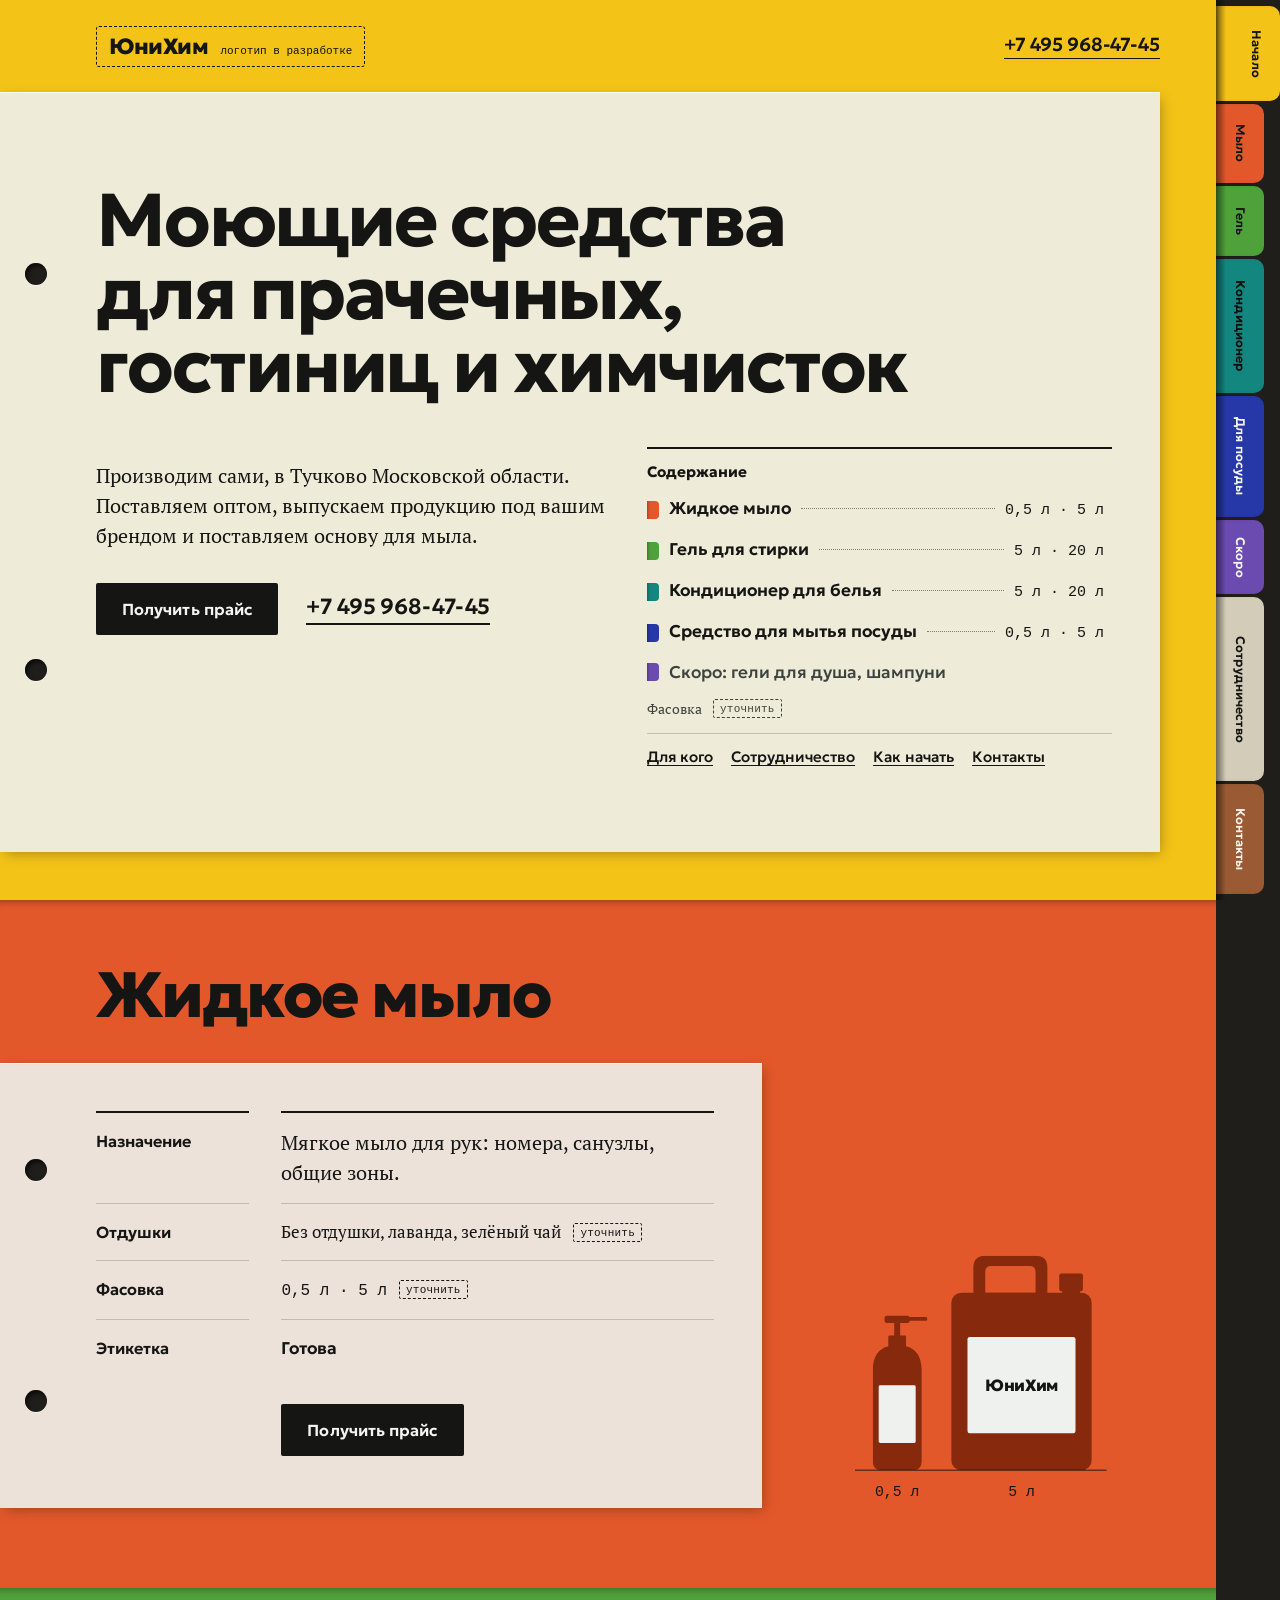
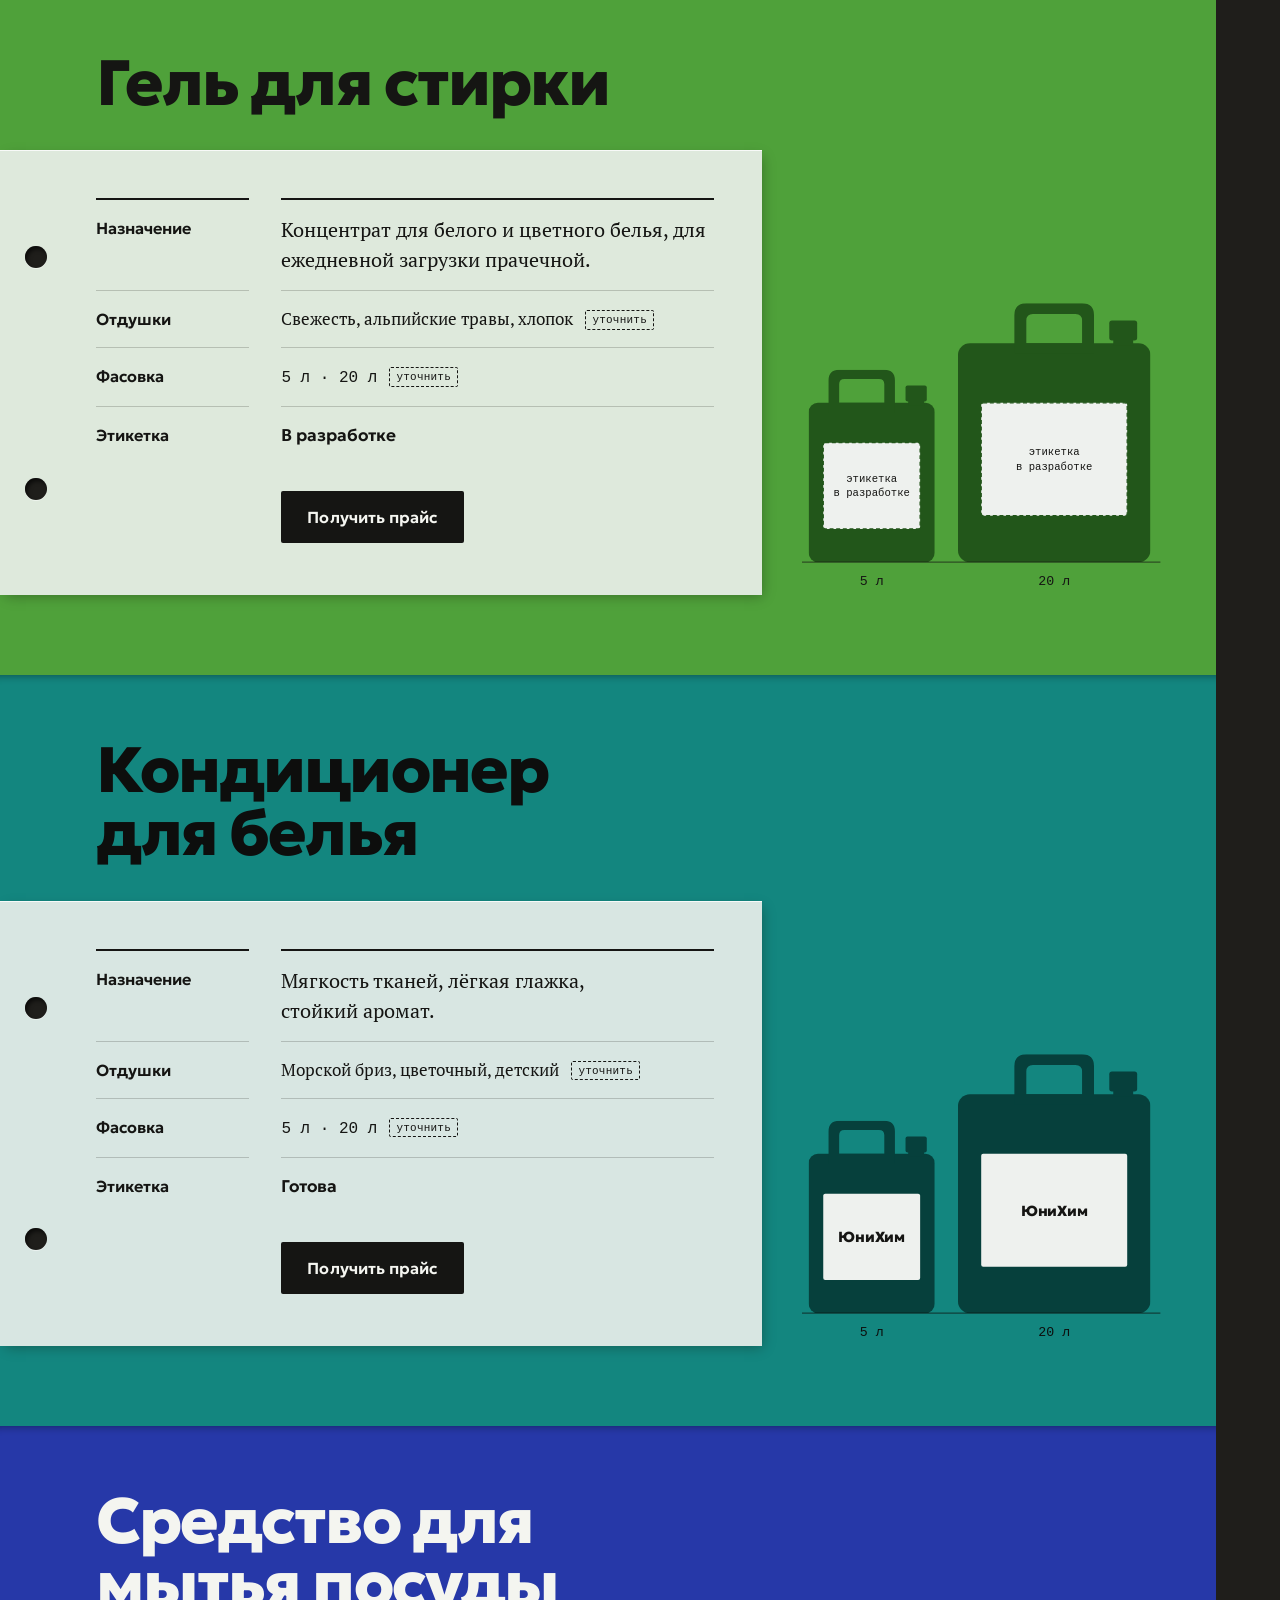
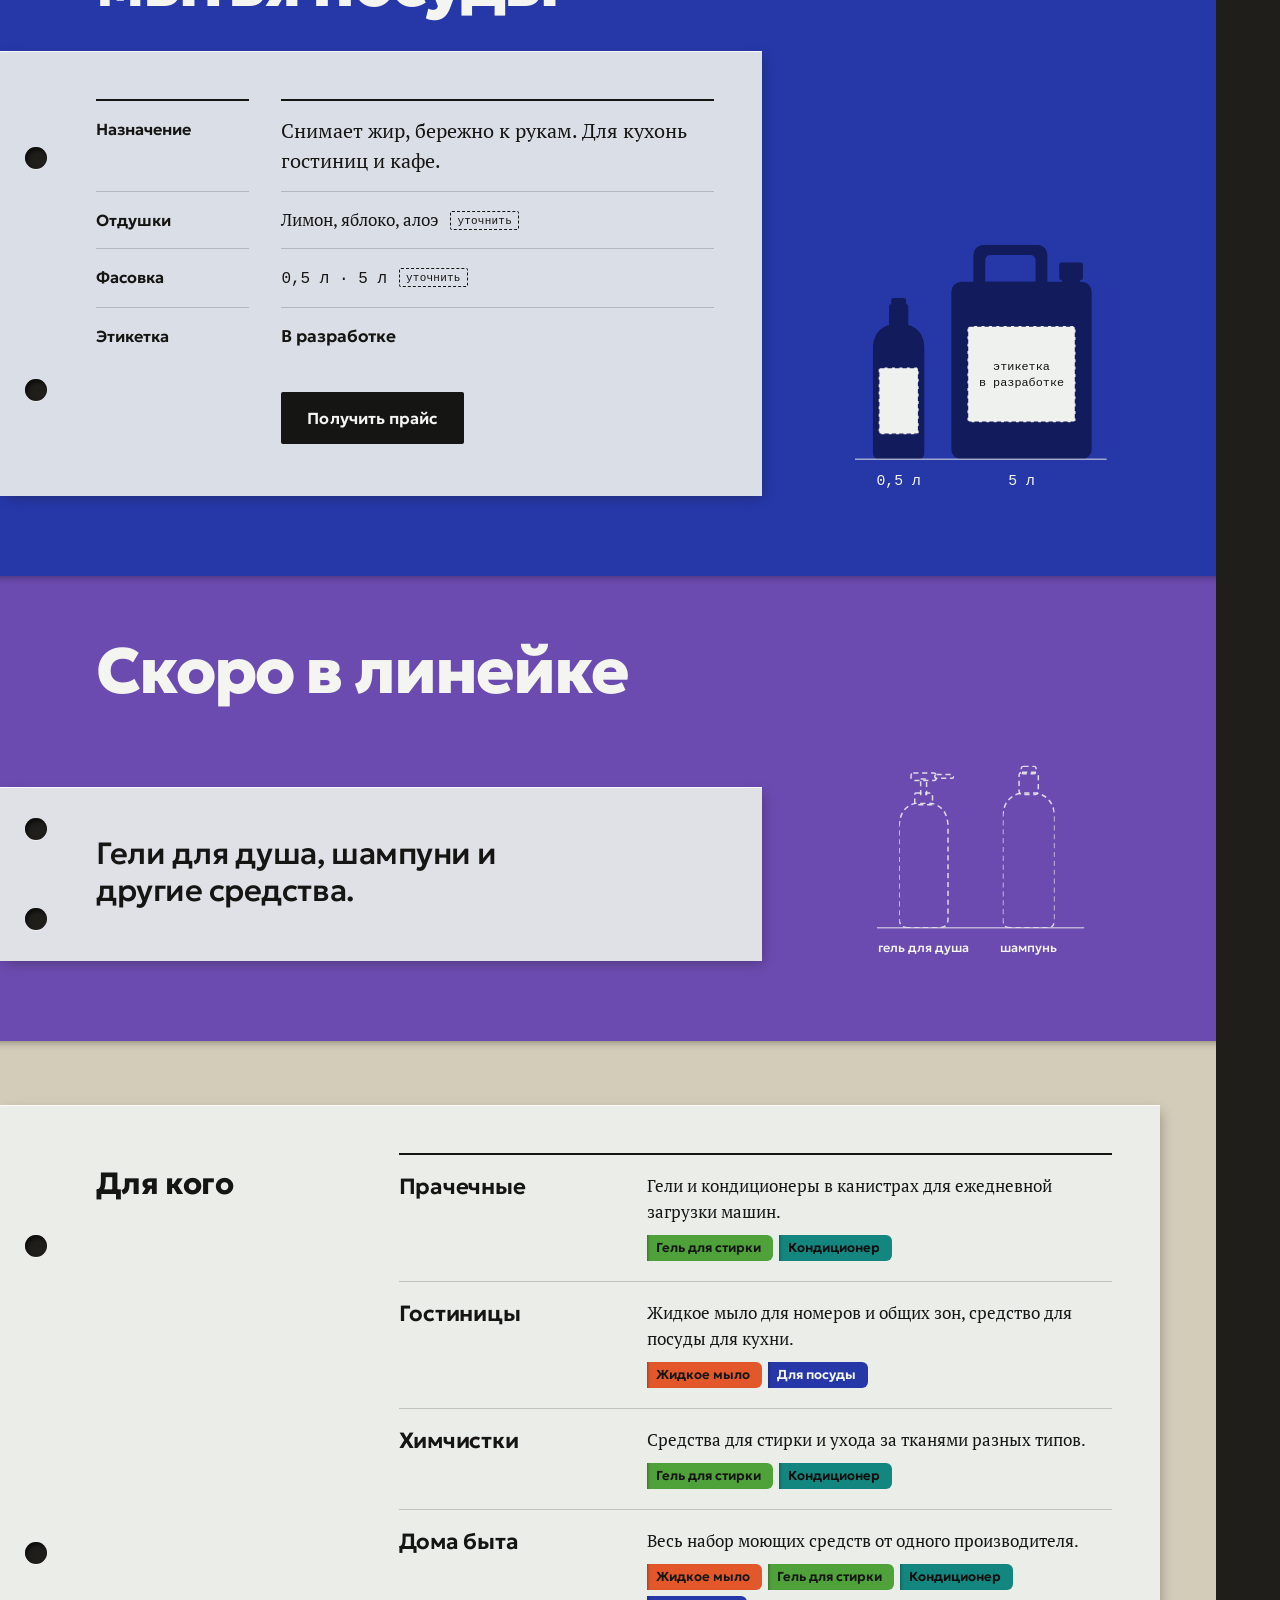
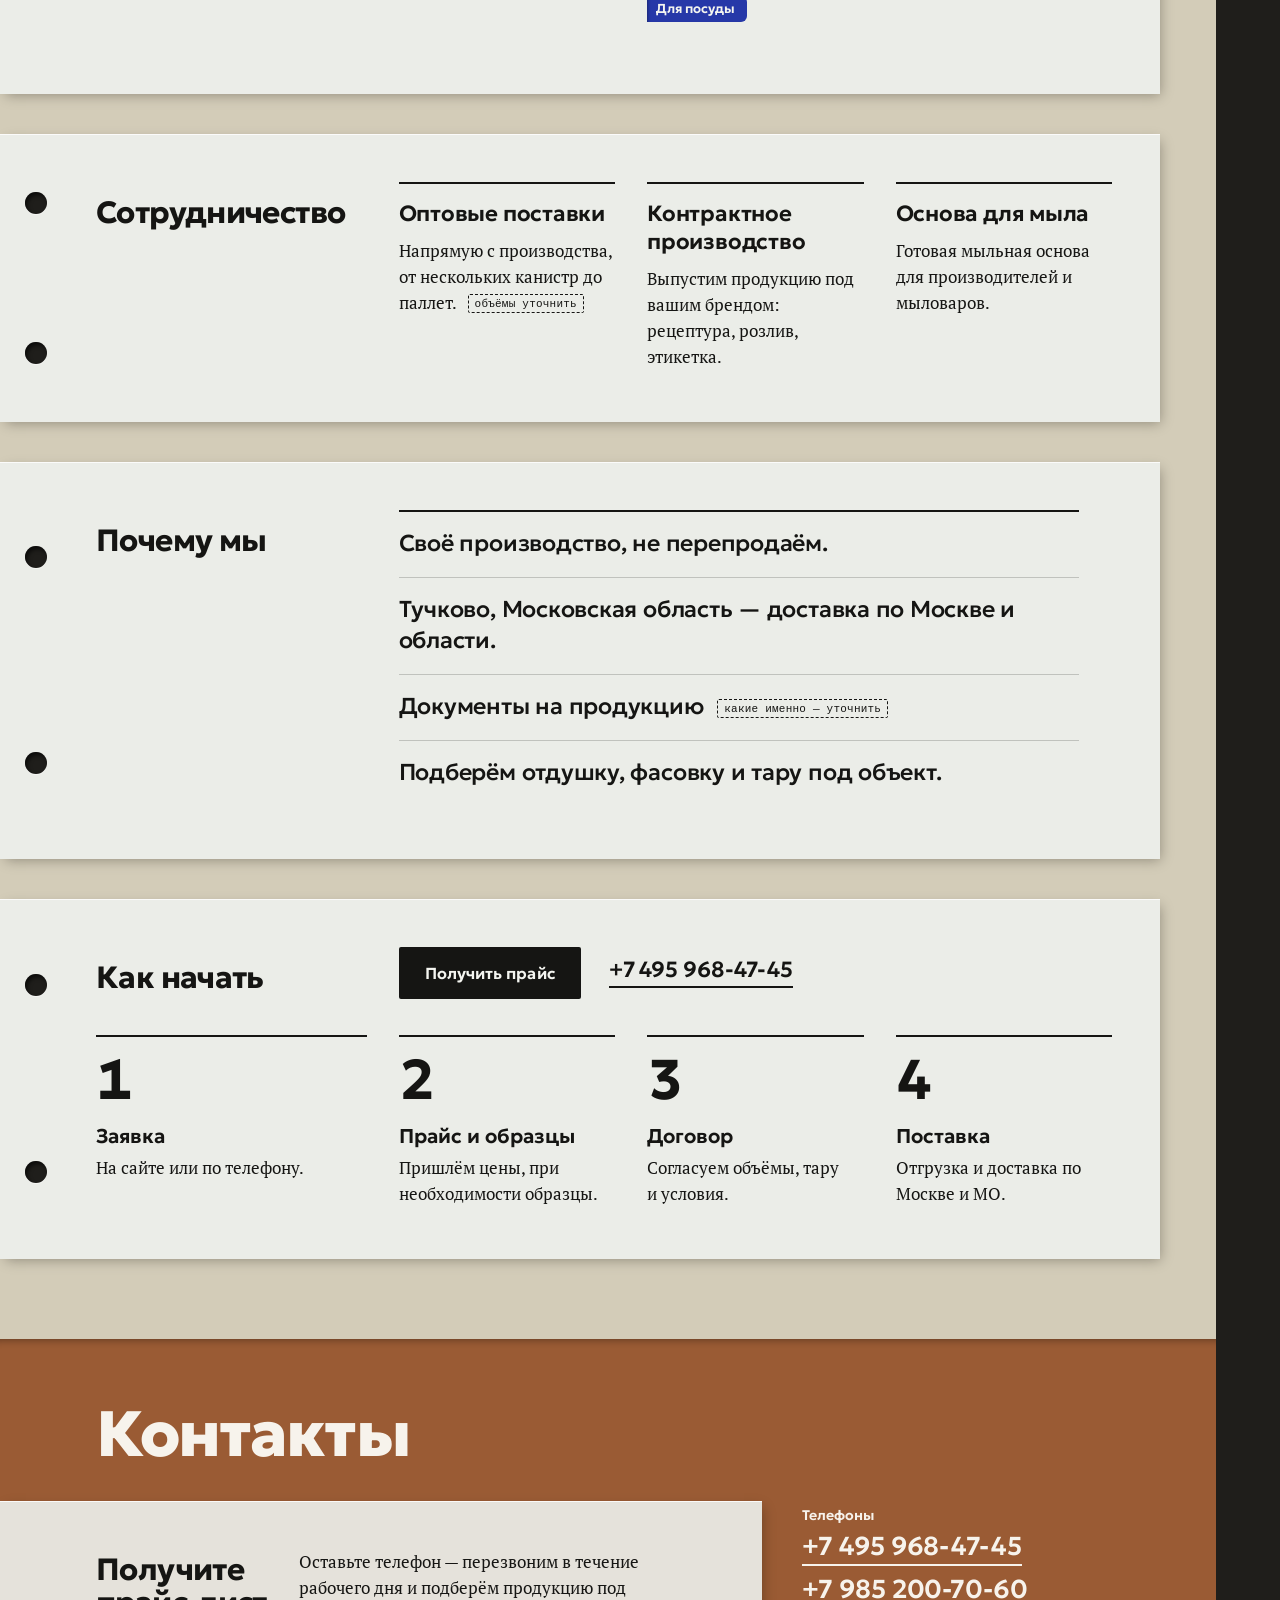
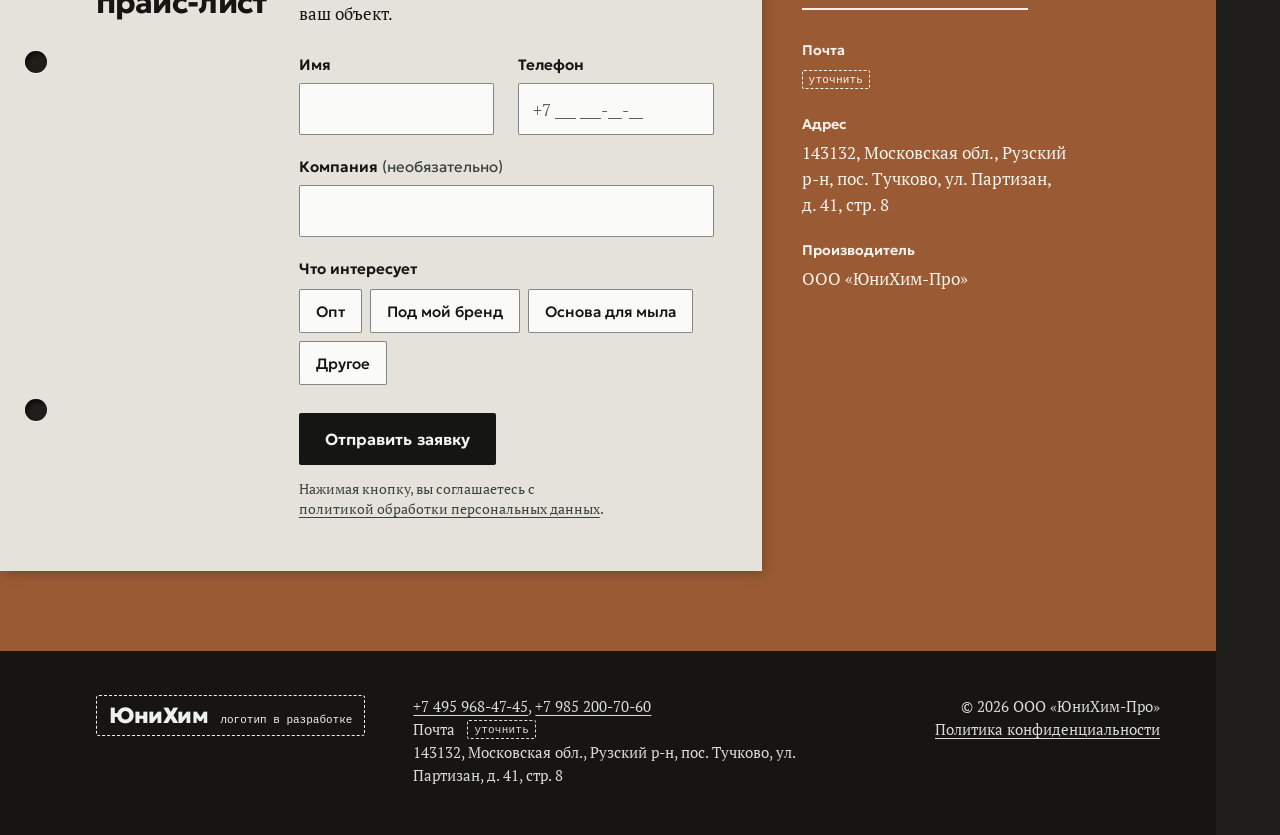
<file: _rejected/spravochnik.html>
<!doctype html>
<html lang="ru">
<head>
<meta charset="utf-8">
<meta name="viewport" content="width=device-width, initial-scale=1">
<title>ЮниХим — моющие средства для прачечных, гостиниц и химчисток</title>
<meta name="description" content="Производим сами, в Тучково Московской области: жидкое мыло, гель для стирки, кондиционер для белья, средство для мытья посуды. Опт, контрактное производство, основа для мыла.">
<meta name="theme-color" content="#F3C318">
<link rel="preconnect" href="https://fonts.googleapis.com">
<link rel="preconnect" href="https://fonts.gstatic.com" crossorigin>
<link href="https://fonts.googleapis.com/css2?family=Geologica:wght@400..800&family=PT+Mono&family=PT+Serif:ital,wght@0,400;0,700;1,400&display=swap" rel="stylesheet">
<style>
:root{
  --ink:#151513;
  --ink-2:#3C433E;
  --rule:rgba(21,21,19,.2);
  --acetate:rgba(238,241,238,.9);
  --paper:#FAFBF9;
  --desk:#1F1E1B;
  --cover:#161513;
  --verm:#D12A1B;
  --rail:64px;
  --tuck:16px;
  --hole:22px;
  --hole-x:25px;
  --pad-l:96px;
  --gap:32px;
  --mm:.74px;
  --step:90ms steps(2, end);
  --f-head:"Geologica", "Segoe UI", system-ui, sans-serif;
  --f-body:"PT Serif", Georgia, "Times New Roman", serif;
  --f-mono:"PT Mono", ui-monospace, "Consolas", monospace;
  --focus:#151513;
}
.hue-intro  {--hue:#F3C318; --on:#151513; --obj:#8F7206}
.hue-soap   {--hue:#E2582B; --on:#151513; --obj:#86290C}
.hue-gel    {--hue:#4FA13A; --on:#151513; --obj:#22561A}
.hue-cond   {--hue:#13867F; --on:#0D0E0D; --obj:#06403C}
.hue-dish   {--hue:#2638A8; --on:#F4F5F0; --obj:#121B5C}
.hue-soon   {--hue:#6B4BB0; --on:#F4F5F0; --obj:#3A2768}
.hue-partner{--hue:#D3CCB8; --on:#151513; --obj:#6E6650}
.hue-contact{--hue:#9A5B34; --on:#F7F3EC; --obj:#5A321A}

*,*::before,*::after{box-sizing:border-box}
html{
  background:var(--desk);
  -webkit-text-size-adjust:100%;
  text-size-adjust:100%;
  scrollbar-color:#7A776C var(--desk);
}
::-webkit-scrollbar{width:12px;height:12px;background:var(--desk)}
::-webkit-scrollbar-thumb{background:#7A776C;border:3px solid var(--desk);border-radius:6px}
body{
  margin:0;
  padding-right:var(--rail);
  background:var(--desk);
  color:var(--ink);
  font:400 17px/26px var(--f-body);
  font-kerning:normal;
  -webkit-font-smoothing:antialiased;
  caret-color:#2638A8;
  overflow-x:clip;
}
::selection{background:#151513;color:#F3C318}
h1,h2,h3{margin:0;font-family:var(--f-head);text-wrap:balance}
p{margin:0;text-wrap:pretty}
dl,dd{margin:0}
a{color:inherit;text-underline-offset:.2em;text-decoration-thickness:1px}
:focus-visible{outline:3px solid var(--focus);outline-offset:3px}
.nw{white-space:nowrap}
.num,.phone{font-variant-numeric:tabular-nums lining-nums}
.sr{position:absolute;width:1px;height:1px;margin:-1px;padding:0;overflow:hidden;clip:rect(0 0 0 0);white-space:nowrap;border:0}

.skip{
  position:absolute;left:8px;top:-80px;z-index:60;
  padding:12px 16px;background:#151513;color:#F3C318;
  font:600 15px/1 var(--f-head);text-decoration:none;
}
.skip:focus{top:8px}

.tbd{
  display:inline-block;
  margin-left:8px;
  padding:3px 6px 2px;
  border:1px dashed currentColor;
  border-radius:2px;
  font:400 11px/1.1 var(--f-mono);
  letter-spacing:.02em;
  white-space:nowrap;
  vertical-align:2px;
}

/* rail */
.rail{
  position:fixed;top:0;right:0;bottom:0;z-index:30;
  width:var(--rail);
  overflow:hidden;
  background:var(--desk);
}
.rail::before{
  content:"";position:absolute;z-index:2;inset:0 auto 0 0;width:10px;
  background:linear-gradient(90deg,rgba(0,0,0,.5),rgba(0,0,0,0));
  pointer-events:none;
}
.rail ol{
  position:relative;
  list-style:none;margin:0;padding:6px 0;
  height:100%;
  display:flex;flex-direction:column;gap:3px;
  overflow-y:auto;scrollbar-width:none;
}
.rail ol::-webkit-scrollbar{display:none}
.rail li{display:flex;flex:1 1 auto;min-height:max-content}
.rail a{
  --focus:var(--on);
  flex:1;
  display:flex;align-items:center;justify-content:center;
  padding:10px 0 10px var(--tuck);
  background:var(--hue);color:var(--on);
  font:600 12.5px/1 var(--f-head);letter-spacing:.01em;
  text-decoration:none;
  border-radius:0 10px 10px 0;
  box-shadow:inset 4px 0 5px -3px rgba(0,0,0,.35);
  transform:translateX(calc(var(--tuck) * -1));
  transition:transform var(--step);
}
.rail a span{writing-mode:vertical-rl;white-space:nowrap}
.rail a:hover{transform:translateX(-8px)}
.rail a.is-current{transform:none}
.rail a:focus-visible{outline:2px solid var(--on);outline-offset:-6px}

/* boards */
.divider{
  position:relative;
  padding:64px 56px 80px 0;
  background:var(--hue);
  color:var(--on);
  --focus:var(--on);
  box-shadow:inset 0 12px 10px -12px rgba(0,0,0,.45);
}

.board-head{padding-left:var(--pad-l);margin-bottom:36px}
.board-title{
  font:800 clamp(40px,5vw,72px)/.98 var(--f-head);
  letter-spacing:-.03em;
  max-width:16ch;
}

.spread{
  display:grid;
  grid-template-columns:minmax(0,1fr) clamp(260px,28vw,400px);
  gap:40px;
  align-items:end;
}
.spread.top{align-items:start}

.leaf{
  position:relative;
  padding:48px 48px 52px var(--pad-l);
  background:var(--acetate);
  color:var(--ink);
  --focus:#151513;
  box-shadow:inset 0 1px 0 rgba(255,255,255,.8),3px 4px 12px -3px rgba(18,16,8,.34);
  transform-origin:left center;
}
.leaf::before,.leaf::after{
  content:"";position:absolute;z-index:4;
  left:var(--hole-x);top:calc(24% - var(--hole) / 2);
  width:var(--hole);height:var(--hole);
  border-radius:50%;
  background:var(--desk);
  box-shadow:inset 2px 3px 4px rgba(0,0,0,.65),0 1px 0 rgba(255,255,255,.5);
}
.leaf::after{top:calc(76% - var(--hole) / 2)}
.leaf.arrive{animation:hinge 90ms steps(2,end) both}
@keyframes hinge{
  from{transform:perspective(1600px) rotateY(10deg)}
  to{transform:none}
}

.grid4{
  display:grid;
  grid-template-columns:1.25fr repeat(3,minmax(0,1fr));
  column-gap:var(--gap);
}
.m{grid-column:1}
.b{grid-column:2 / -1}
.full{grid-column:1 / -1}

/* buttons, phone */
.btn{
  display:inline-flex;align-items:center;justify-content:center;
  min-height:52px;padding:0 26px;
  background:#151513;color:#F4F5F0;
  font:600 16px/1 var(--f-head);letter-spacing:.005em;
  text-decoration:none;
  border:0;border-radius:2px;cursor:pointer;
  box-shadow:inset 0 0 0 0 var(--hue,#F3C318);
  transition:box-shadow var(--step);
}
.btn:hover{box-shadow:inset 0 -6px 0 0 var(--hue,#F3C318)}
.btn:active{transform:translateY(1px)}
.btn[disabled]{opacity:.45;cursor:not-allowed;box-shadow:none}
.phone{
  font:600 22px/1.2 var(--f-head);
  letter-spacing:-.005em;
  white-space:nowrap;
  text-decoration:none;
  border-bottom:2px solid currentColor;
  padding-bottom:2px;
  transition:border-color var(--step);
}
.phone:hover{border-bottom-color:var(--hue)}
.actions{display:flex;flex-wrap:wrap;align-items:center;gap:16px 28px}

/* intro */
.intro{
  min-height:100vh;min-height:100svh;
  display:flex;flex-direction:column;
  padding:0 56px 48px 0;
  box-shadow:none;
}
.band{
  display:flex;align-items:center;justify-content:space-between;gap:16px 24px;
  min-height:92px;padding:20px 0 20px var(--pad-l);
}
.logo{
  display:inline-flex;align-items:baseline;gap:12px;
  padding:9px 12px 8px;
  border:1.5px dashed currentColor;border-radius:3px;
  text-decoration:none;color:inherit;
}
.logo b{font:800 22px/1 var(--f-head);letter-spacing:-.02em}
.logo small{font:400 11px/1 var(--f-mono)}
.band .phone{font-size:19px;border-bottom-width:1.5px}
.intro .leaf{flex:1;display:flex;flex-direction:column;justify-content:center;padding-top:56px;padding-bottom:48px}
.intro .grid4{align-items:start}
.intro h1{
  grid-column:1 / -1;
  margin-bottom:44px;
  font:700 clamp(40px,5.84vw,84px)/.98 var(--f-head);
  letter-spacing:-.03em;
}
.lead-block{grid-column:1 / 3;padding-top:14px}
.lede{font-size:20px;line-height:30px;max-width:34em}
.lead-block .actions{margin-top:32px}

.toc{grid-column:3 / -1;border-top:2px solid var(--ink);padding-top:12px}
.toc h2{font:700 15px/22px var(--f-head);margin-bottom:6px}
.toc ol{list-style:none;margin:0;padding:0}
.toc-row{
  display:flex;align-items:baseline;gap:10px;
  padding:7px 8px 7px 0;
  color:var(--ink);text-decoration:none;
  transition:background-color var(--step);
}
.toc-row:hover{background:color-mix(in srgb,var(--hue) 26%,transparent)}
.chip{
  flex:none;align-self:center;
  width:12px;height:18px;
  background:var(--hue);
  border-radius:0 4px 4px 0;
  box-shadow:inset 3px 0 3px -2px rgba(0,0,0,.3);
}
.toc-name{font:600 17px/24px var(--f-head)}
.toc-dots{flex:1 1 16px;min-width:16px;border-bottom:1.5px dotted rgba(21,21,19,.5);transform:translateY(-5px)}
.toc-vol{font:400 15px/24px var(--f-mono);white-space:nowrap;font-variant-numeric:tabular-nums}
.toc-soon .toc-name{font-weight:500;color:var(--ink-2)}
.toc-note{margin-top:8px;font-size:14px;line-height:20px;color:var(--ink-2)}
.toc-more{
  display:flex;flex-wrap:wrap;gap:4px 18px;
  margin:14px 0 0;padding:12px 0 0;
  list-style:none;
  border-top:1px solid var(--rule);
  font:500 15px/22px var(--f-head);
}

/* product spec */
.spec dt,.spec dd{padding:15px 0;border-top:1px solid var(--rule)}
.spec dt:first-of-type,.spec dd:first-of-type{border-top:2px solid var(--ink)}
.spec dt{font:600 16px/26px var(--f-head)}
.spec-lead{font-size:20px;line-height:30px;max-width:30em}
.spec .b{max-width:62ch}
.vol{font:400 16px/26px var(--f-mono);font-variant-numeric:tabular-nums}
.status{font:600 17px/26px var(--f-head)}
.leaf-cta{margin-top:28px}

.figure{margin:0;justify-self:center;align-self:end}
.figure svg{display:block;max-width:100%;height:auto;overflow:visible}
.fig-s{width:calc(340 * var(--mm))}
.fig-l{width:calc(540 * var(--mm))}
.fig-g{width:calc(280 * var(--mm))}
.obj{fill:var(--obj)}
.ghost{fill:none;stroke:var(--on);stroke-width:2;stroke-dasharray:7 5;stroke-opacity:.85}
.lbl{fill:#EEF1EE}
.lbl-dev{fill:#EEF1EE;stroke:var(--obj);stroke-width:2;stroke-dasharray:6 4}
.lbl-t{font-family:var(--f-head);font-weight:800;font-size:22px;letter-spacing:-.4px;fill:#151513;text-anchor:middle}
.lbl-d{font-family:var(--f-mono);font-size:16px;fill:#151513;text-anchor:middle}
.base{stroke:var(--on);stroke-width:2;stroke-opacity:.6}
.cap{font-family:var(--f-mono);font-size:20px;fill:var(--on);text-anchor:middle}
.cap-g{font-family:var(--f-head);font-weight:500;font-size:17px;fill:var(--on);text-anchor:middle}

/* soon */
.soon-line{font:500 clamp(24px,2.4vw,34px)/1.2 var(--f-head);letter-spacing:-.015em;max-width:24ch}

/* partners board */
.partners{padding-top:64px}
.stack{display:grid;gap:40px}
.lh{
  font:700 clamp(26px,2.4vw,34px)/1.08 var(--f-head);
  letter-spacing:-.02em;
  padding-top:14px;
}
.who{list-style:none;margin:0;padding:0}
.who li{
  display:grid;grid-template-columns:repeat(3,minmax(0,1fr));column-gap:var(--gap);
  padding:18px 0 20px;
  border-top:1px solid var(--rule);
}
.who li:first-child{border-top:2px solid var(--ink)}
.who h3{font:600 22px/28px var(--f-head);letter-spacing:-.01em}
.who .d{grid-column:2 / -1}
.refs{display:flex;flex-wrap:wrap;gap:6px;margin-top:10px}
.xref{
  display:inline-block;
  padding:4px 12px 4px 9px;
  background:var(--hue);color:var(--on);
  font:600 13px/18px var(--f-head);
  text-decoration:none;
  border-radius:0 6px 6px 0;
  box-shadow:inset 3px 0 3px -2px rgba(0,0,0,.32);
  transition:transform var(--step);
}
.xref:hover{transform:translateX(4px)}
.xref:focus-visible{outline-color:#151513}

.formats{
  list-style:none;margin:0;padding:0;
  display:grid;grid-template-columns:repeat(3,minmax(0,1fr));column-gap:var(--gap);row-gap:28px;
}
.formats li{border-top:2px solid var(--ink);padding-top:16px}
.formats h3{font:600 22px/28px var(--f-head);letter-spacing:-.01em;margin-bottom:10px}

.why{list-style:none;margin:0;padding:0;max-width:40em}
.why li{
  padding:16px 0 18px;
  border-top:1px solid var(--rule);
  font:500 clamp(20px,1.8vw,24px)/1.35 var(--f-head);
  letter-spacing:-.01em;
}
.why li:first-child{border-top:2px solid var(--ink)}

.how-cta{align-self:end;justify-self:start}
.steps{
  grid-column:1 / -1;
  display:grid;grid-template-columns:subgrid;row-gap:28px;
  list-style:none;margin:36px 0 0;padding:0;
}
.steps li{border-top:2px solid var(--ink);padding-top:14px}
.steps .n{display:block;margin-bottom:16px;font:700 56px/1 var(--f-head);font-variant-numeric:tabular-nums;letter-spacing:-.03em}
.steps h3{font:600 20px/26px var(--f-head);margin-bottom:6px}

/* contacts + form */
#zayavka{scroll-margin-top:24px}
.form-head{font:700 clamp(26px,2.4vw,34px)/1.08 var(--f-head);letter-spacing:-.02em;padding-top:4px}
.form-intro{max-width:46ch}
.form-grid{display:grid;grid-template-columns:1fr 1fr;gap:22px 24px;margin-top:28px}
.field{display:flex;flex-direction:column;gap:8px;min-width:0}
.field.wide{grid-column:1 / -1}
.field label,.choices legend{font:600 15px/20px var(--f-head)}
.opt{font-weight:400;color:var(--ink-2)}
.field input{
  width:100%;height:52px;padding:0 14px;
  font:400 17px/1 var(--f-body);color:var(--ink);
  background:var(--paper);
  border:1px solid rgba(21,21,19,.5);border-radius:2px;
  transition:border-color var(--step),box-shadow var(--step);
}
.field input:hover{border-color:var(--ink)}
.field input:focus-visible{outline:3px solid var(--ink);outline-offset:2px;border-color:var(--ink)}
.field input::placeholder{color:#5A605B;opacity:1}
.field input[aria-invalid="true"]{border-color:var(--verm);box-shadow:inset 0 0 0 1px var(--verm)}
.slip{
  position:relative;align-self:flex-start;
  margin-top:6px;padding:7px 12px 8px;
  background:var(--verm);color:#FFFFFF;
  font:500 14px/19px var(--f-head);
  border-radius:0 0 4px 4px;
  box-shadow:2px 3px 6px -2px rgba(80,10,0,.35);
}
.slip::before{
  content:"";position:absolute;top:-6px;left:16px;
  border:6px solid transparent;border-top:0;border-bottom-color:var(--verm);
}
.slip[hidden]{display:none}
.choices{grid-column:1 / -1;border:0;margin:0;padding:0;min-width:0}
.choices legend{padding:0;margin-bottom:10px}
.choice-row{display:flex;flex-wrap:wrap;gap:8px}
.choice{position:relative}
.choice input{position:absolute;inset:0;opacity:0;margin:0;cursor:pointer}
.choice span{
  display:inline-flex;align-items:center;min-height:44px;padding:0 16px;
  background:var(--paper);
  border:1px solid rgba(21,21,19,.5);border-radius:2px;
  font:500 15px/1 var(--f-head);
  transition:background-color var(--step),color var(--step);
}
.choice:hover span{border-color:var(--ink)}
.choice input:checked + span{background:#151513;color:#F4F5F0;border-color:#151513}
.choice input:focus-visible + span{outline:3px solid var(--ink);outline-offset:2px}
.form-foot{grid-column:1 / -1;display:flex;flex-wrap:wrap;align-items:center;gap:14px 24px;margin-top:6px}
.fine{font-size:14px;line-height:20px;color:var(--ink-2);max-width:44ch}
.done{
  margin-top:24px;padding:16px 18px;
  background:#151513;color:#F4F5F0;
  font:500 17px/24px var(--f-head);
}
.done[hidden]{display:none}
.done:focus-visible{outline-color:#151513}

.contact-board{padding-top:4px}
.contact-board dt{font:600 14px/20px var(--f-head);margin-top:22px}
.contact-board dt:first-child{margin-top:0}
.contact-board dd{margin-top:6px}
.contact-board .phone{font-size:26px;display:inline-block;margin-bottom:8px}
.contact-board address{font-style:normal;max-width:30ch}

/* back cover */
.cover{
  display:grid;grid-template-columns:auto minmax(0,1fr) auto;align-items:start;gap:20px 48px;
  padding:44px 56px 52px var(--pad-l);
  background:var(--cover);color:#D9DBD6;
  --focus:#F3C318;
  font-size:15px;line-height:23px;
}
.cover .logo{color:#EEF1EE}
.cover address{font-style:normal;max-width:52ch}
.cover .legal{text-align:right}

/* responsive */
@media (max-width:1100px){
  .spread{grid-template-columns:minmax(0,1fr) clamp(220px,26vw,300px)}
  :root{--mm:.6px}
}
@media (max-width:980px){
  .grid4{grid-template-columns:minmax(140px,.8fr) 2fr}
  .b{grid-column:2}
  .intro h1,.lead-block,.toc{grid-column:1 / -1}
  .toc{margin-top:44px;max-width:560px}
  .spread{grid-template-columns:minmax(0,1fr)}
  .figure{justify-self:end;margin-right:24px}
  .who li{grid-template-columns:minmax(0,1fr)}
  .who .d{grid-column:1;margin-top:6px}
  .formats{grid-template-columns:minmax(0,1fr)}
  .cover{grid-template-columns:minmax(0,1fr)}
  .cover .legal{text-align:left}
  :root{--mm:.7px}
}
@media (max-width:760px){
  :root{--pad-l:40px;--hole:14px;--hole-x:13px;--gap:20px;--tuck:12px;--mm:.56px}
  body{padding-right:0}
  .rail{position:sticky;top:0;bottom:auto;width:auto;height:48px}
  .rail::before{inset:0 0 auto 0;width:auto;height:8px;background:linear-gradient(180deg,rgba(0,0,0,.5),rgba(0,0,0,0))}
  .rail ol{flex-direction:row;padding:0 8px;overflow-x:auto;overflow-y:hidden}
  .rail li{flex:0 0 auto;min-height:0}
  .rail a{
    padding:var(--tuck) 14px 0;
    font-size:13px;
    border-radius:0 0 10px 10px;
    box-shadow:inset 0 4px 5px -3px rgba(0,0,0,.35);
    transform:translateY(calc(var(--tuck) * -1));
  }
  .rail a span{writing-mode:horizontal-tb}
  .rail a:hover{transform:translateY(-6px)}
  .rail a.is-current{transform:none}
  [data-divider],#zayavka,section[id]{scroll-margin-top:48px}
  .divider{padding:44px 12px 48px 0}
  .intro{min-height:calc(100svh - 48px);padding:0 12px 20px 0}
  .band{min-height:0;padding:16px 0 18px var(--pad-l)}
  .band .phone{font-size:17px}
  .leaf{padding:28px 20px 32px var(--pad-l)}
  .intro .leaf{padding-top:32px;padding-bottom:32px}
  .intro h1{margin-bottom:28px}
  .lede{font-size:18px;line-height:27px}
  .board-head{margin-bottom:24px}
  .board-title{font-size:clamp(32px,9.5vw,48px)}
  .partners{padding-top:44px}
  .stack{gap:28px}
  .steps .n{font-size:44px;margin-bottom:10px}
  .figure{justify-self:center;margin-right:0}
  .cover{padding:36px 16px 44px var(--pad-l)}
}
@media (max-width:640px){
  .grid4{grid-template-columns:minmax(0,1fr)}
  .m,.b{grid-column:1}
  .spec dd{border-top:0 !important;padding-top:0}
  .spec dt{padding-bottom:4px}
  .lh,.form-head{padding-top:0;margin-bottom:18px}
  .form-grid{grid-template-columns:minmax(0,1fr)}
  .how-cta{margin-top:18px}
  .toc-name{font-size:16px}
}
@media (prefers-reduced-motion:reduce){
  *,*::before,*::after{transition:none !important;animation:none !important}
}
</style>
</head>
<body>
<a class="skip" href="#mylo">К продукции</a>

<nav class="rail" aria-label="Разделы">
  <ol>
    <li><a class="hue-intro is-current" href="#nachalo" aria-current="location"><span>Начало</span></a></li>
    <li><a class="hue-soap" href="#mylo"><span>Мыло</span></a></li>
    <li><a class="hue-gel" href="#gel"><span>Гель</span></a></li>
    <li><a class="hue-cond" href="#kondicioner"><span>Кондиционер</span></a></li>
    <li><a class="hue-dish" href="#posuda"><span>Для посуды</span></a></li>
    <li><a class="hue-soon" href="#skoro"><span>Скоро</span></a></li>
    <li><a class="hue-partner" href="#sotrudnichestvo"><span>Сотрудничество</span></a></li>
    <li><a class="hue-contact" href="#kontakty"><span>Контакты</span></a></li>
  </ol>
</nav>

<svg width="0" height="0" style="position:absolute" aria-hidden="true" focusable="false">
  <symbol id="b-pump" viewBox="0 0 74 215">
    <path d="M12 215Q0 215 0 203V80Q0 52 22 47H44Q66 52 66 80V203Q66 215 54 215Z"/>
    <rect x="21" y="33" width="24" height="16" rx="2"/>
    <rect x="29" y="14" width="8" height="21"/>
    <rect x="16" y="6" width="34" height="10" rx="3"/>
    <rect x="48" y="8" width="26" height="5" rx="2.5"/>
  </symbol>
  <symbol id="b-flip" viewBox="0 0 70 220">
    <path d="M10 220Q0 220 0 210V72Q0 44 24 38H46Q70 44 70 72V210Q70 220 60 220Z"/>
    <rect x="22" y="10" width="26" height="30" rx="4"/>
    <rect x="25" y="2" width="20" height="10" rx="3"/>
  </symbol>
  <symbol id="b-can5" viewBox="0 0 190 290">
    <rect x="0" y="50" width="190" height="240" rx="14"/>
    <path fill-rule="evenodd" d="M30 64V16Q30 0 46 0H114Q130 0 130 16V64ZM46 50V22Q46 14 54 14H106Q114 14 114 22V50Z"/>
    <rect x="150" y="44" width="24" height="10"/>
    <rect x="146" y="24" width="32" height="24" rx="3"/>
  </symbol>
  <symbol id="b-can20" viewBox="0 0 290 390">
    <rect x="0" y="60" width="290" height="330" rx="18"/>
    <path fill-rule="evenodd" d="M85 76V18Q85 0 103 0H187Q205 0 205 18V76ZM103 60V26Q103 16 113 16H177Q187 16 187 26V60Z"/>
    <rect x="234" y="52" width="30" height="12"/>
    <rect x="228" y="26" width="42" height="30" rx="4"/>
  </symbol>
</svg>

<main id="main">

  <section id="nachalo" class="divider hue-intro intro" data-divider aria-labelledby="nachalo-t">
    <header class="band">
      <a class="logo" href="#nachalo" aria-label="ЮниХим, логотип в разработке"><b>ЮниХим</b><small>логотип в разработке</small></a>
      <a class="phone" href="tel:+74959684745">+7 495 968-47-45</a>
    </header>
    <div class="leaf">
      <div class="grid4">
        <h1 id="nachalo-t">Моющие средства для прачечных, гостиниц и химчисток</h1>
        <div class="lead-block">
          <p class="lede">Производим сами, в Тучково Московской области. Поставляем оптом, выпускаем продукцию под вашим брендом и поставляем основу для мыла.</p>
          <div class="actions">
            <a class="btn" href="#zayavka">Получить прайс</a>
            <a class="phone" href="tel:+74959684745">+7 495 968-47-45</a>
          </div>
        </div>
        <nav class="toc" aria-labelledby="toc-t">
          <h2 id="toc-t">Содержание</h2>
          <ol>
            <li><a class="toc-row hue-soap" href="#mylo"><span class="chip" aria-hidden="true"></span><span class="toc-name">Жидкое мыло</span><span class="toc-dots" aria-hidden="true"></span><span class="toc-vol">0,5&nbsp;л · 5&nbsp;л</span></a></li>
            <li><a class="toc-row hue-gel" href="#gel"><span class="chip" aria-hidden="true"></span><span class="toc-name">Гель для стирки</span><span class="toc-dots" aria-hidden="true"></span><span class="toc-vol">5&nbsp;л · 20&nbsp;л</span></a></li>
            <li><a class="toc-row hue-cond" href="#kondicioner"><span class="chip" aria-hidden="true"></span><span class="toc-name">Кондиционер для белья</span><span class="toc-dots" aria-hidden="true"></span><span class="toc-vol">5&nbsp;л · 20&nbsp;л</span></a></li>
            <li><a class="toc-row hue-dish" href="#posuda"><span class="chip" aria-hidden="true"></span><span class="toc-name">Средство для мытья посуды</span><span class="toc-dots" aria-hidden="true"></span><span class="toc-vol">0,5&nbsp;л · 5&nbsp;л</span></a></li>
            <li><a class="toc-row toc-soon hue-soon" href="#skoro"><span class="chip" aria-hidden="true"></span><span class="toc-name">Скоро: гели для душа, шампуни</span></a></li>
          </ol>
          <p class="toc-note">Фасовка <span class="tbd">уточнить</span></p>
          <ul class="toc-more">
            <li><a href="#dlya-kogo">Для кого</a></li>
            <li><a href="#formaty">Сотрудничество</a></li>
            <li><a href="#kak-nachat">Как начать</a></li>
            <li><a href="#kontakty">Контакты</a></li>
          </ul>
        </nav>
      </div>
    </div>
  </section>

  <section id="mylo" class="divider hue-soap" data-divider aria-labelledby="mylo-t">
    <header class="board-head"><h2 class="board-title" id="mylo-t">Жидкое мыло</h2></header>
    <div class="spread">
      <div class="leaf">
        <dl class="spec grid4">
          <dt class="m">Назначение</dt>
          <dd class="b"><p class="spec-lead">Мягкое мыло для рук: номера, санузлы, общие зоны.</p></dd>
          <dt class="m">Отдушки</dt>
          <dd class="b">Без отдушки, лаванда, зелёный чай <span class="tbd">уточнить</span></dd>
          <dt class="m">Фасовка</dt>
          <dd class="b"><span class="vol">0,5&nbsp;л · 5&nbsp;л</span> <span class="tbd">уточнить</span></dd>
          <dt class="m">Этикетка</dt>
          <dd class="b"><span class="status">Готова</span></dd>
        </dl>
        <div class="grid4 leaf-cta"><div class="b"><a class="btn" href="#zayavka">Получить прайс</a></div></div>
      </div>
      <figure class="figure">
        <svg class="fig-s" viewBox="0 0 340 345" role="img" aria-labelledby="mylo-f">
          <title id="mylo-f">Флакон 0,5 л с дозатором и канистра 5 л</title>
          <use href="#b-pump" class="obj" x="24" y="80" width="74" height="215"/>
          <rect class="lbl" x="32" y="180" width="50" height="78" rx="2"/>
          <use href="#b-can5" class="obj" x="130" y="5" width="190" height="290"/>
          <rect class="lbl" x="152" y="115" width="146" height="130" rx="3"/>
          <text class="lbl-t" x="225" y="188">ЮниХим</text>
          <line class="base" x1="0" y1="295" x2="340" y2="295"/>
          <text class="cap" x="57" y="330">0,5 л</text>
          <text class="cap" x="225" y="330">5 л</text>
        </svg>
      </figure>
    </div>
  </section>

  <section id="gel" class="divider hue-gel" data-divider aria-labelledby="gel-t">
    <header class="board-head"><h2 class="board-title" id="gel-t">Гель для стирки</h2></header>
    <div class="spread">
      <div class="leaf">
        <dl class="spec grid4">
          <dt class="m">Назначение</dt>
          <dd class="b"><p class="spec-lead">Концентрат для белого и цветного белья, для ежедневной загрузки прачечной.</p></dd>
          <dt class="m">Отдушки</dt>
          <dd class="b">Свежесть, альпийские травы, хлопок <span class="tbd">уточнить</span></dd>
          <dt class="m">Фасовка</dt>
          <dd class="b"><span class="vol">5&nbsp;л · 20&nbsp;л</span> <span class="tbd">уточнить</span></dd>
          <dt class="m">Этикетка</dt>
          <dd class="b"><span class="status">В разработке</span></dd>
        </dl>
        <div class="grid4 leaf-cta"><div class="b"><a class="btn" href="#zayavka">Получить прайс</a></div></div>
      </div>
      <figure class="figure">
        <svg class="fig-l" viewBox="0 0 540 445" role="img" aria-labelledby="gel-f">
          <title id="gel-f">Канистры 5 л и 20 л, этикетка в разработке</title>
          <use href="#b-can5" class="obj" x="10" y="105" width="190" height="290"/>
          <rect class="lbl-dev" x="32" y="215" width="146" height="130" rx="3"/>
          <text class="lbl-d" x="105" y="274">этикетка</text>
          <text class="lbl-d" x="105" y="296">в разработке</text>
          <use href="#b-can20" class="obj" x="235" y="5" width="290" height="390"/>
          <rect class="lbl-dev" x="270" y="155" width="220" height="170" rx="3"/>
          <text class="lbl-d" x="380" y="234">этикетка</text>
          <text class="lbl-d" x="380" y="256">в разработке</text>
          <line class="base" x1="0" y1="395" x2="540" y2="395"/>
          <text class="cap" x="105" y="430">5 л</text>
          <text class="cap" x="380" y="430">20 л</text>
        </svg>
      </figure>
    </div>
  </section>

  <section id="kondicioner" class="divider hue-cond" data-divider aria-labelledby="kondicioner-t">
    <header class="board-head"><h2 class="board-title" id="kondicioner-t">Кондиционер для белья</h2></header>
    <div class="spread">
      <div class="leaf">
        <dl class="spec grid4">
          <dt class="m">Назначение</dt>
          <dd class="b"><p class="spec-lead">Мягкость тканей, лёгкая глажка, стойкий аромат.</p></dd>
          <dt class="m">Отдушки</dt>
          <dd class="b">Морской бриз, цветочный, детский <span class="tbd">уточнить</span></dd>
          <dt class="m">Фасовка</dt>
          <dd class="b"><span class="vol">5&nbsp;л · 20&nbsp;л</span> <span class="tbd">уточнить</span></dd>
          <dt class="m">Этикетка</dt>
          <dd class="b"><span class="status">Готова</span></dd>
        </dl>
        <div class="grid4 leaf-cta"><div class="b"><a class="btn" href="#zayavka">Получить прайс</a></div></div>
      </div>
      <figure class="figure">
        <svg class="fig-l" viewBox="0 0 540 445" role="img" aria-labelledby="kondicioner-f">
          <title id="kondicioner-f">Канистры 5 л и 20 л</title>
          <use href="#b-can5" class="obj" x="10" y="105" width="190" height="290"/>
          <rect class="lbl" x="32" y="215" width="146" height="130" rx="3"/>
          <text class="lbl-t" x="105" y="288">ЮниХим</text>
          <use href="#b-can20" class="obj" x="235" y="5" width="290" height="390"/>
          <rect class="lbl" x="270" y="155" width="220" height="170" rx="3"/>
          <text class="lbl-t" x="380" y="248">ЮниХим</text>
          <line class="base" x1="0" y1="395" x2="540" y2="395"/>
          <text class="cap" x="105" y="430">5 л</text>
          <text class="cap" x="380" y="430">20 л</text>
        </svg>
      </figure>
    </div>
  </section>

  <section id="posuda" class="divider hue-dish" data-divider aria-labelledby="posuda-t">
    <header class="board-head"><h2 class="board-title" id="posuda-t">Средство для мытья посуды</h2></header>
    <div class="spread">
      <div class="leaf">
        <dl class="spec grid4">
          <dt class="m">Назначение</dt>
          <dd class="b"><p class="spec-lead">Снимает жир, бережно к рукам. Для кухонь гостиниц и кафе.</p></dd>
          <dt class="m">Отдушки</dt>
          <dd class="b">Лимон, яблоко, алоэ <span class="tbd">уточнить</span></dd>
          <dt class="m">Фасовка</dt>
          <dd class="b"><span class="vol">0,5&nbsp;л · 5&nbsp;л</span> <span class="tbd">уточнить</span></dd>
          <dt class="m">Этикетка</dt>
          <dd class="b"><span class="status">В разработке</span></dd>
        </dl>
        <div class="grid4 leaf-cta"><div class="b"><a class="btn" href="#zayavka">Получить прайс</a></div></div>
      </div>
      <figure class="figure">
        <svg class="fig-s" viewBox="0 0 340 345" role="img" aria-labelledby="posuda-f">
          <title id="posuda-f">Флакон 0,5 л и канистра 5 л, этикетка в разработке</title>
          <use href="#b-flip" class="obj" x="24" y="75" width="70" height="220"/>
          <rect class="lbl-dev" x="32" y="171" width="54" height="90" rx="2"/>
          <use href="#b-can5" class="obj" x="130" y="5" width="190" height="290"/>
          <rect class="lbl-dev" x="152" y="115" width="146" height="130" rx="3"/>
          <text class="lbl-d" x="225" y="174">этикетка</text>
          <text class="lbl-d" x="225" y="196">в разработке</text>
          <line class="base" x1="0" y1="295" x2="340" y2="295"/>
          <text class="cap" x="59" y="330">0,5 л</text>
          <text class="cap" x="225" y="330">5 л</text>
        </svg>
      </figure>
    </div>
  </section>

  <section id="skoro" class="divider hue-soon" data-divider aria-labelledby="skoro-t">
    <header class="board-head"><h2 class="board-title" id="skoro-t">Скоро в линейке</h2></header>
    <div class="spread">
      <div class="leaf">
        <div class="grid4">
          <p class="full soon-line">Гели для душа, шампуни и другие средства.</p>
        </div>
      </div>
      <figure class="figure">
        <svg class="fig-g" viewBox="0 0 280 300" role="img" aria-labelledby="skoro-f">
          <title id="skoro-f">Места для новых средств: гель для душа и шампунь</title>
          <use href="#b-pump" class="ghost" x="30" y="40" width="74" height="215"/>
          <use href="#b-flip" class="ghost" x="170" y="35" width="70" height="220"/>
          <line class="base" x1="0" y1="255" x2="280" y2="255"/>
          <text class="cap-g" x="63" y="288">гель для душа</text>
          <text class="cap-g" x="205" y="288">шампунь</text>
        </svg>
      </figure>
    </div>
  </section>

  <div id="sotrudnichestvo" class="divider hue-partner partners" data-divider>
    <div class="stack">

      <section id="dlya-kogo" class="leaf" aria-labelledby="dlya-kogo-t">
        <div class="grid4">
          <h2 class="m lh" id="dlya-kogo-t">Для кого</h2>
          <ul class="b who">
            <li>
              <h3>Прачечные</h3>
              <div class="d">
                <p>Гели и кондиционеры в канистрах для ежедневной загрузки машин.</p>
                <p class="refs"><a class="xref hue-gel" href="#gel">Гель для стирки</a><a class="xref hue-cond" href="#kondicioner">Кондиционер</a></p>
              </div>
            </li>
            <li>
              <h3>Гостиницы</h3>
              <div class="d">
                <p>Жидкое мыло для номеров и общих зон, средство для посуды для кухни.</p>
                <p class="refs"><a class="xref hue-soap" href="#mylo">Жидкое мыло</a><a class="xref hue-dish" href="#posuda">Для посуды</a></p>
              </div>
            </li>
            <li>
              <h3>Химчистки</h3>
              <div class="d">
                <p>Средства для стирки и ухода за тканями разных типов.</p>
                <p class="refs"><a class="xref hue-gel" href="#gel">Гель для стирки</a><a class="xref hue-cond" href="#kondicioner">Кондиционер</a></p>
              </div>
            </li>
            <li>
              <h3>Дома быта</h3>
              <div class="d">
                <p>Весь набор моющих средств от одного производителя.</p>
                <p class="refs"><a class="xref hue-soap" href="#mylo">Жидкое мыло</a><a class="xref hue-gel" href="#gel">Гель для стирки</a><a class="xref hue-cond" href="#kondicioner">Кондиционер</a><a class="xref hue-dish" href="#posuda">Для посуды</a></p>
              </div>
            </li>
          </ul>
        </div>
      </section>

      <section id="formaty" class="leaf" aria-labelledby="formaty-t">
        <div class="grid4">
          <h2 class="m lh" id="formaty-t">Сотрудничество</h2>
          <ul class="b formats">
            <li>
              <h3>Оптовые поставки</h3>
              <p>Напрямую с производства, от нескольких канистр до паллет. <span class="tbd">объёмы уточнить</span></p>
            </li>
            <li>
              <h3>Контрактное производство</h3>
              <p>Выпустим продукцию под вашим брендом: рецептура, розлив, этикетка.</p>
            </li>
            <li>
              <h3>Основа для мыла</h3>
              <p>Готовая мыльная основа для производителей и мыловаров.</p>
            </li>
          </ul>
        </div>
      </section>

      <section id="pochemu" class="leaf" aria-labelledby="pochemu-t">
        <div class="grid4">
          <h2 class="m lh" id="pochemu-t">Почему мы</h2>
          <ul class="b why">
            <li>Своё производство, не перепродаём.</li>
            <li>Тучково, Московская область — доставка по Москве и области.</li>
            <li>Документы на продукцию <span class="tbd">какие именно — уточнить</span></li>
            <li>Подберём отдушку, фасовку и тару под объект.</li>
          </ul>
        </div>
      </section>

      <section id="kak-nachat" class="leaf" aria-labelledby="kak-nachat-t">
        <div class="grid4">
          <h2 class="m lh" id="kak-nachat-t">Как начать</h2>
          <div class="b how-cta actions">
            <a class="btn" href="#zayavka">Получить прайс</a>
            <a class="phone" href="tel:+74959684745">+7 495 968-47-45</a>
          </div>
          <ol class="steps">
            <li><span class="n" aria-hidden="true">1</span><h3>Заявка</h3><p>На сайте или по телефону.</p></li>
            <li><span class="n" aria-hidden="true">2</span><h3>Прайс и образцы</h3><p>Пришлём цены, при необходимости образцы.</p></li>
            <li><span class="n" aria-hidden="true">3</span><h3>Договор</h3><p>Согласуем объёмы, тару и условия.</p></li>
            <li><span class="n" aria-hidden="true">4</span><h3>Поставка</h3><p>Отгрузка и доставка по Москве и МО.</p></li>
          </ol>
        </div>
      </section>

    </div>
  </div>

  <section id="kontakty" class="divider hue-contact" data-divider aria-labelledby="kontakty-t">
    <header class="board-head"><h2 class="board-title" id="kontakty-t">Контакты</h2></header>
    <div class="spread top">
      <div class="leaf" id="zayavka">
        <div class="grid4">
          <h3 class="m form-head" id="zayavka-t">Получите <span class="nw">прайс-лист</span></h3>
          <div class="b">
            <p class="form-intro">Оставьте телефон — перезвоним в течение рабочего дня и подберём продукцию под ваш объект.</p>
            <form id="price-form" class="form-grid" action="#" method="post" novalidate aria-labelledby="zayavka-t">
              <div class="field">
                <label for="f-name">Имя</label>
                <input id="f-name" name="client_name" type="text" autocomplete="name" required aria-describedby="f-name-err">
                <p class="slip" id="f-name-err" hidden></p>
              </div>
              <div class="field">
                <label for="f-phone">Телефон</label>
                <input id="f-phone" name="phone" type="tel" inputmode="tel" autocomplete="tel" placeholder="+7 ___ ___-__-__" required aria-describedby="f-phone-err">
                <p class="slip" id="f-phone-err" hidden></p>
              </div>
              <div class="field wide">
                <label for="f-company">Компания <span class="opt">(необязательно)</span></label>
                <input id="f-company" name="company" type="text" autocomplete="organization">
              </div>
              <fieldset class="choices">
                <legend>Что интересует</legend>
                <div class="choice-row">
                  <label class="choice"><input type="radio" name="interest" value="opt"><span>Опт</span></label>
                  <label class="choice"><input type="radio" name="interest" value="brand"><span>Под мой бренд</span></label>
                  <label class="choice"><input type="radio" name="interest" value="base"><span>Основа для мыла</span></label>
                  <label class="choice"><input type="radio" name="interest" value="other"><span>Другое</span></label>
                </div>
              </fieldset>
              <div class="form-foot">
                <button class="btn" type="submit">Отправить заявку</button>
                <p class="fine">Нажимая кнопку, вы соглашаетесь с <a href="#">политикой обработки персональных данных</a>.</p>
              </div>
            </form>
            <div class="done" id="form-done" role="status" tabindex="-1" hidden>Спасибо, заявка принята — перезвоним в течение рабочего дня. <span class="tbd">куда приходят заявки — уточнить</span></div>
          </div>
        </div>
      </div>
      <aside class="contact-board" aria-label="Телефоны и адрес">
        <dl>
          <dt>Телефоны</dt>
          <dd>
            <a class="phone" href="tel:+74959684745">+7 495 968-47-45</a><br>
            <a class="phone" href="tel:+79852007060">+7 985 200-70-60</a>
          </dd>
          <dt>Почта</dt>
          <dd><span class="tbd" style="margin-left:0">уточнить</span></dd>
          <dt>Адрес</dt>
          <dd><address>143132, Московская обл., Рузский р-н, пос. Тучково, ул. Партизан, д.&nbsp;41, стр.&nbsp;8</address></dd>
          <dt>Производитель</dt>
          <dd>ООО «ЮниХим-Про»</dd>
        </dl>
      </aside>
    </div>
  </section>

</main>

<footer class="cover">
  <a class="logo" href="#nachalo" aria-label="ЮниХим, логотип в разработке"><b>ЮниХим</b><small>логотип в разработке</small></a>
  <address>
    <a class="nw" href="tel:+74959684745">+7 495 968-47-45</a>, <a class="nw" href="tel:+79852007060">+7 985 200-70-60</a><br>
    Почта <span class="tbd">уточнить</span><br>
    143132, Московская обл., Рузский р-н, пос. Тучково, ул. Партизан, д.&nbsp;41, стр.&nbsp;8
  </address>
  <p class="legal">© 2026 ООО «ЮниХим-Про»<br><a href="#">Политика конфиденциальности</a></p>
</footer>

<script>
(function () {
  var rail = document.querySelector('.rail');
  var list = rail.querySelector('ol');
  var tabs = Array.prototype.slice.call(rail.querySelectorAll('a'));
  var boards = tabs.map(function (t) { return document.getElementById(t.hash.slice(1)); });
  var wide = window.matchMedia('(min-width: 761px)');
  var still = window.matchMedia('(prefers-reduced-motion: reduce)');
  var current = 'nachalo';

  function setActive(id) {
    if (id === current) return;
    current = id;
    tabs.forEach(function (t) {
      var on = t.hash === '#' + id;
      t.classList.toggle('is-current', on);
      if (on) {
        t.setAttribute('aria-current', 'location');
        if (!wide.matches) {
          var li = t.parentElement;
          if (li.offsetLeft < list.scrollLeft || li.offsetLeft + li.offsetWidth > list.scrollLeft + list.clientWidth) {
            list.scrollLeft = li.offsetLeft - 16;
          }
        }
      } else {
        t.removeAttribute('aria-current');
      }
    });
  }

  function sizeTabs() {
    tabs.forEach(function (t, i) {
      t.parentElement.style.flexGrow = wide.matches && boards[i] ? (boards[i].offsetHeight / 100).toFixed(2) : '';
    });
  }

  function arrive(board) {
    if (!board || still.matches) return;
    var leaf = board.classList.contains('leaf') ? board : board.querySelector('.leaf');
    if (!leaf) return;
    leaf.classList.remove('arrive');
    void leaf.offsetWidth;
    leaf.classList.add('arrive');
  }
  document.addEventListener('animationend', function (e) {
    if (e.target.classList && e.target.classList.contains('arrive')) e.target.classList.remove('arrive');
  });

  if ('IntersectionObserver' in window) {
    var io = new IntersectionObserver(function (entries) {
      entries.forEach(function (e) { if (e.isIntersecting) setActive(e.target.id); });
    }, { rootMargin: '-35% 0px -64% 0px' });
    boards.forEach(function (b) { if (b) io.observe(b); });
  }

  tabs.forEach(function (t, i) {
    t.addEventListener('click', function () {
      setActive(t.hash.slice(1));
      arrive(boards[i]);
    });
  });

  list.addEventListener('keydown', function (e) {
    var i = tabs.indexOf(document.activeElement);
    if (i < 0) return;
    var n = null;
    if (e.key === 'ArrowDown' || e.key === 'ArrowRight') n = (i + 1) % tabs.length;
    else if (e.key === 'ArrowUp' || e.key === 'ArrowLeft') n = (i - 1 + tabs.length) % tabs.length;
    else if (e.key === 'Home') n = 0;
    else if (e.key === 'End') n = tabs.length - 1;
    if (n === null) return;
    e.preventDefault();
    tabs[n].focus();
  });

  sizeTabs();
  var raf = 0;
  window.addEventListener('resize', function () {
    cancelAnimationFrame(raf);
    raf = requestAnimationFrame(sizeTabs);
  });
  if (wide.addEventListener) wide.addEventListener('change', sizeTabs);
  if (document.fonts && document.fonts.ready) document.fonts.ready.then(sizeTabs);

  var nameInput = document.getElementById('f-name');
  Array.prototype.forEach.call(document.querySelectorAll('a[href="#zayavka"]'), function (a) {
    a.addEventListener('click', function () {
      requestAnimationFrame(function () {
        setActive('kontakty');
        arrive(document.getElementById('zayavka'));
        nameInput.focus({ preventScroll: true });
      });
    });
  });

  var form = document.getElementById('price-form');
  var done = document.getElementById('form-done');
  var rules = {
    'f-name': function (v) {
      return v.trim() ? '' : 'Укажите имя — так мы будем знать, как к вам обращаться.';
    },
    'f-phone': function (v) {
      var d = v.replace(/\D/g, '');
      if (!d) return 'Укажите телефон — без него мы не сможем перезвонить.';
      var ok = d.length === 10 || (d.length === 11 && /^[78]/.test(d));
      return ok ? '' : 'Проверьте номер: нужно 10 цифр после +7, например +7 495 968-47-45.';
    }
  };
  function check(input) {
    var msg = rules[input.id](input.value);
    var slip = document.getElementById(input.id + '-err');
    if (msg) {
      slip.textContent = msg;
      slip.hidden = false;
      input.setAttribute('aria-invalid', 'true');
    } else {
      slip.textContent = '';
      slip.hidden = true;
      input.removeAttribute('aria-invalid');
    }
    return !msg;
  }
  form.addEventListener('submit', function (e) {
    e.preventDefault();
    var fields = [nameInput, document.getElementById('f-phone')];
    var bad = fields.filter(function (f) { return !check(f); });
    if (bad.length) {
      done.hidden = true;
      bad[0].focus();
      return;
    }
    form.reset();
    done.hidden = false;
    done.focus();
  });
  form.addEventListener('input', function (e) {
    var t = e.target;
    if (rules[t.id] && t.getAttribute('aria-invalid') === 'true') check(t);
    if (!done.hidden) done.hidden = true;
  });
})();
</script>
</body>
</html>
</file>
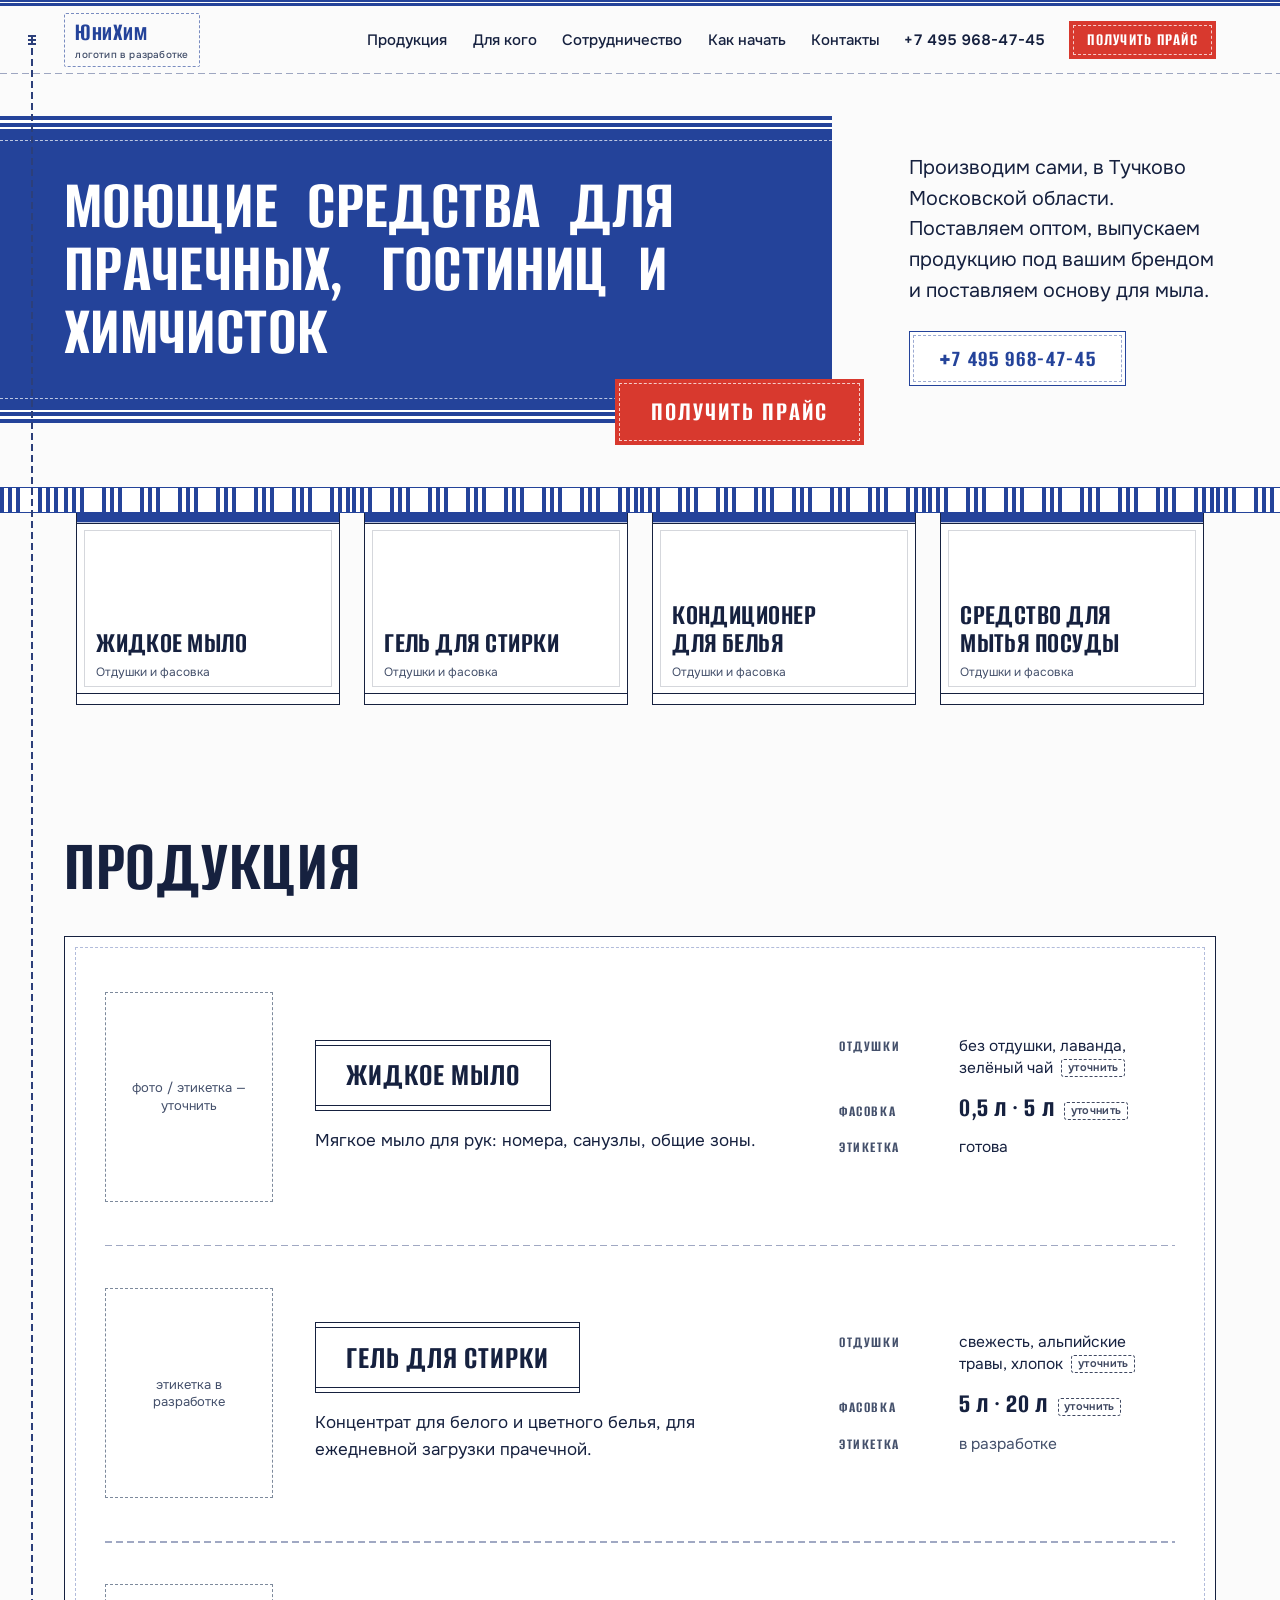
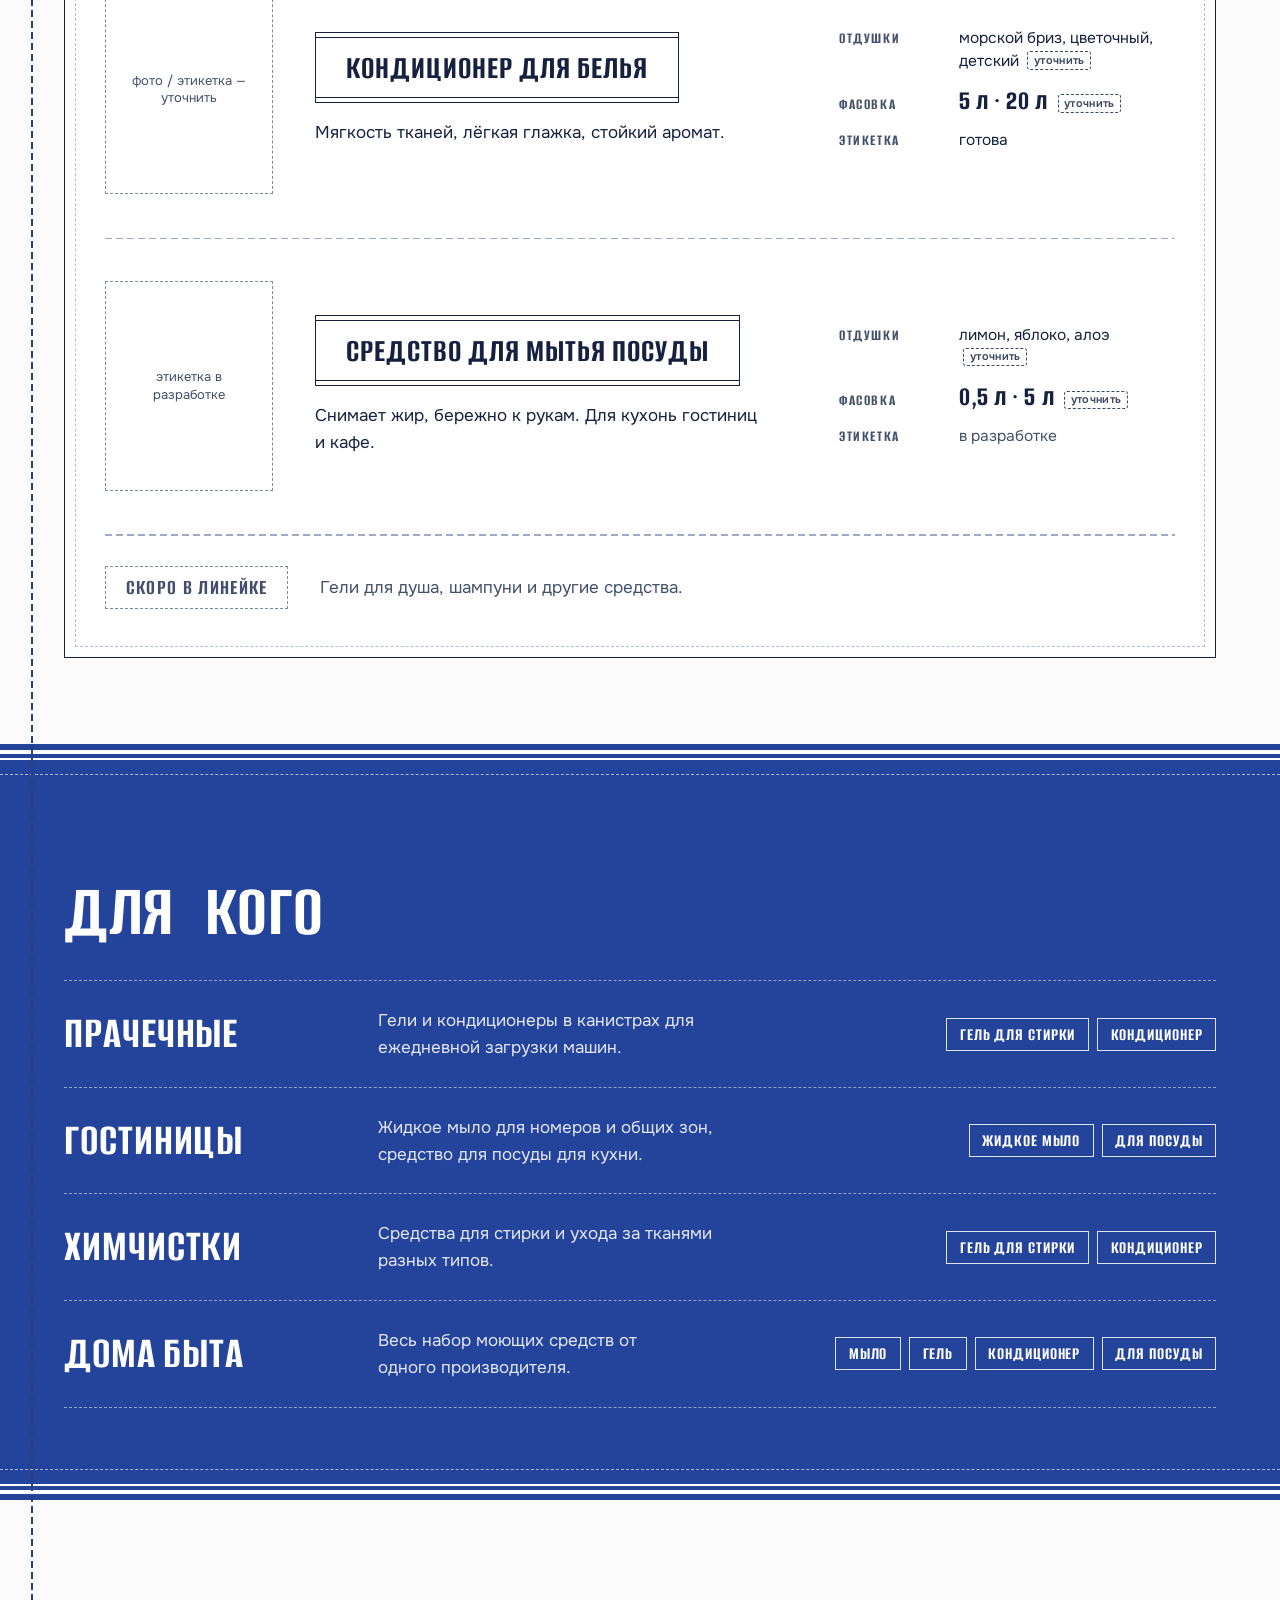
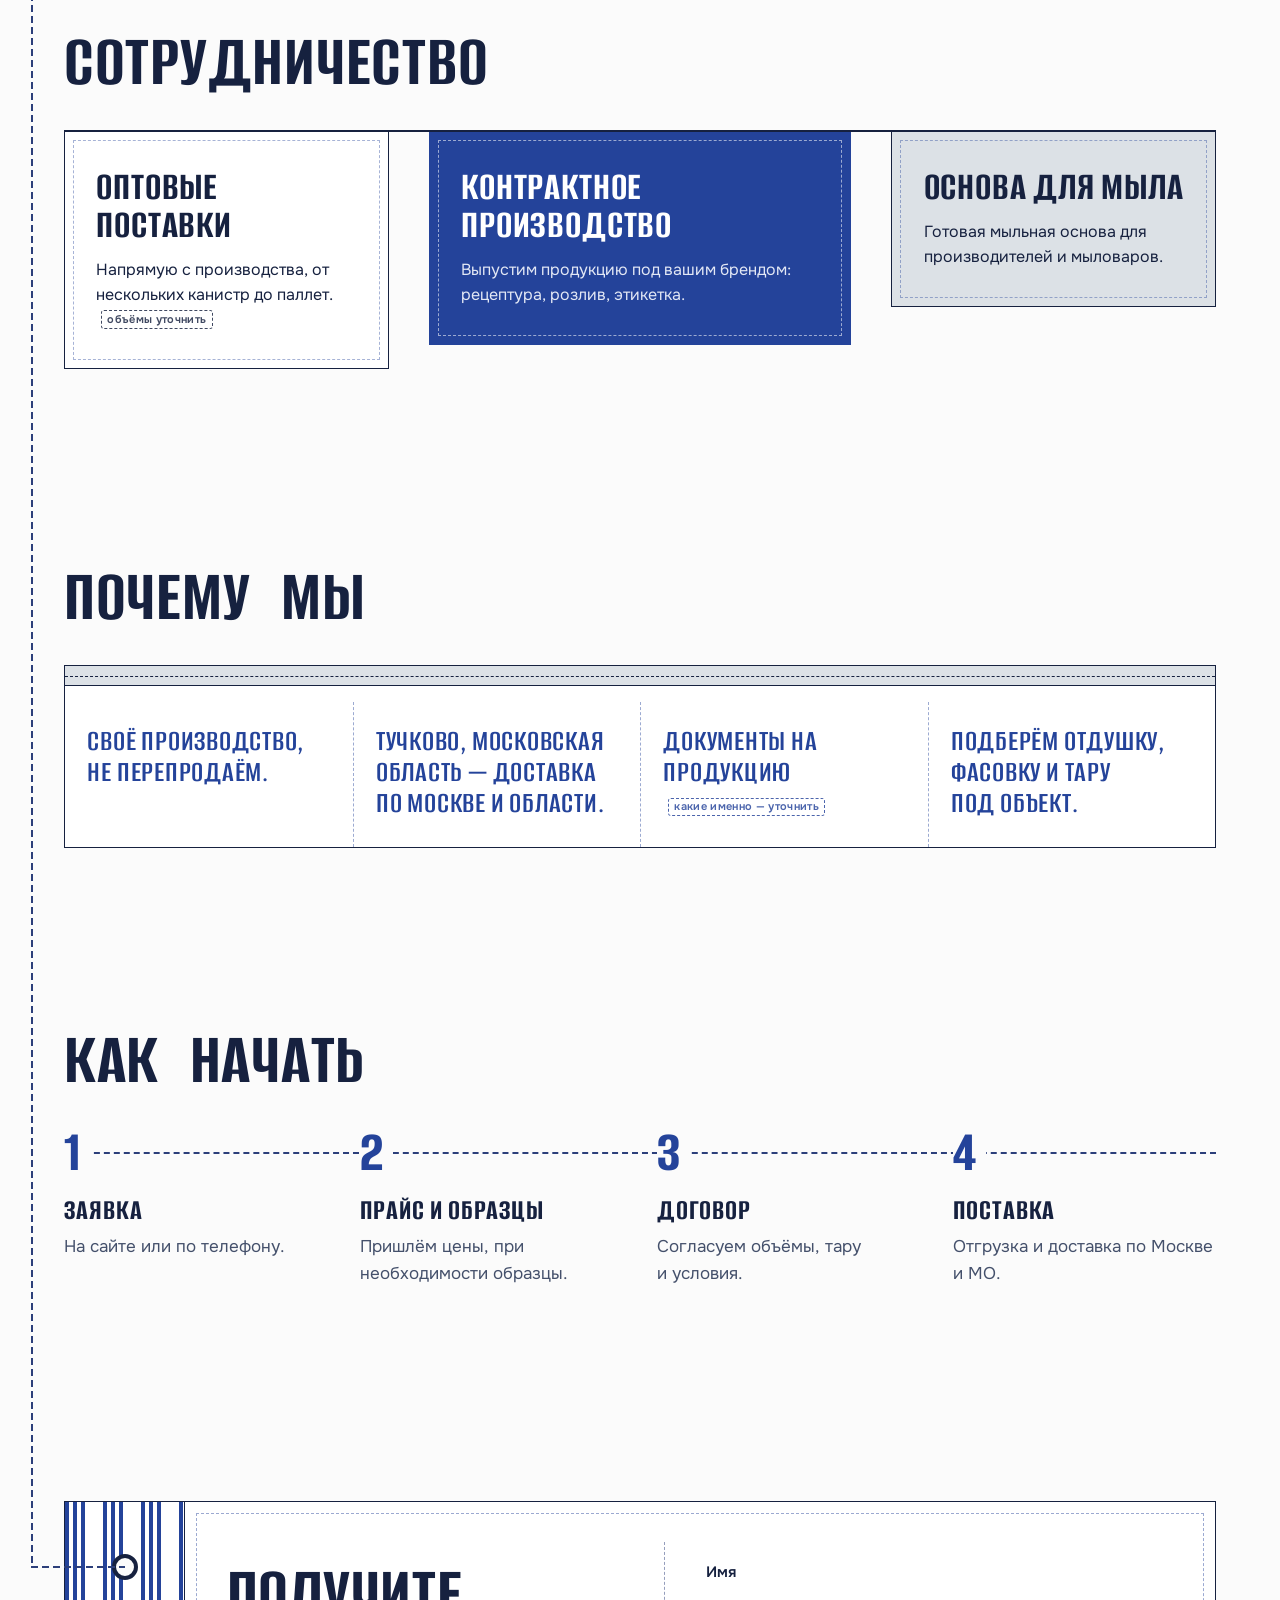
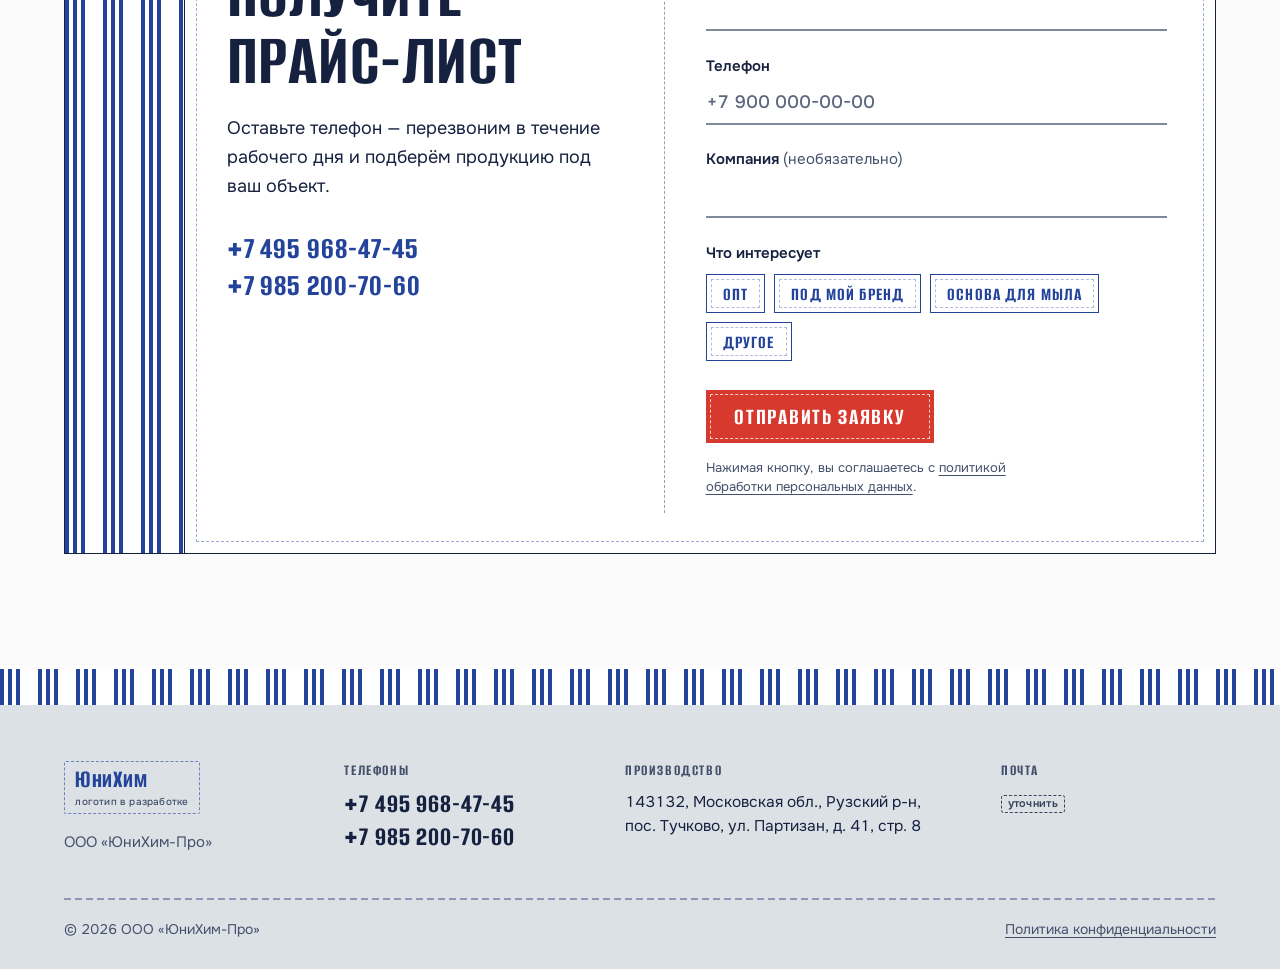
<file: archive/belevaya.html>
<!doctype html>
<html lang="ru">
<head>
<meta charset="utf-8">
<meta name="viewport" content="width=device-width, initial-scale=1">
<title>ЮниХим — моющие средства для прачечных, гостиниц и химчисток</title>
<meta name="description" content="Производим моющие средства в Тучково, Московская область. Опт, контрактное производство под вашим брендом, основа для мыла.">
<meta name="theme-color" content="#24439A">
<link rel="preconnect" href="https://fonts.googleapis.com">
<link rel="preconnect" href="https://fonts.gstatic.com" crossorigin>
<link href="https://fonts.googleapis.com/css2?family=Alumni+Sans:wght@500;600;700;800&family=Onest:wght@400;500;600&display=swap" rel="stylesheet">
<style>
:root{
  --cotton:#FBFBFB;
  --white:#FFFFFF;
  --ink:#16213F;
  --ink-2:#44506B;
  --tick:#24439A;
  --tick-deep:#1B3378;
  --ticking-white:#FFFFFF;
  --towel:#DCE1E6;
  --towel-lt:#EDF0F3;
  --towel-dk:#C3CAD3;
  --red:#D8392E;
  --red-deep:#B42A21;
  --yellow:#F1BE2C;
  --green:#267A44;
  --blue:#3B74C4;
  --thread:#2C3F7A;
  --err:#A8261D;
  --line:#7D8A9C;

  --g:clamp(1rem, 5vw, 4rem);
  --maxw:75rem;
  --ease:cubic-bezier(.19,1,.22,1);

  --weave:none;
  --linen:none;
  --terry:none;
  --ticking:url("data:image/svg+xml,%3Csvg xmlns='http://www.w3.org/2000/svg' width='38' height='8'%3E%3Crect width='38' height='8' fill='%23FFFFFF'/%3E%3Crect x='0' width='4' height='8' fill='%2324439A'/%3E%3Crect x='8' width='4' height='8' fill='%2324439A'/%3E%3Crect x='16' width='4' height='8' fill='%2324439A'/%3E%3C/svg%3E") 0 0/38px 8px repeat;
}

*,*::before,*::after{box-sizing:border-box}
html{
  -webkit-text-size-adjust:100%;
  scroll-behavior:smooth;
  scroll-padding-top:5.5rem;
  scrollbar-color:var(--tick) var(--towel-lt);
}
@media (prefers-reduced-motion:reduce){html{scroll-behavior:auto}}
body{
  margin:0;
  position:relative;
  overflow-x:clip;
  background-color:var(--cotton);
  background-image:var(--linen);
  color:var(--ink);
  font:400 1.0625rem/1.6 "Onest", sans-serif;
  font-variant-numeric:tabular-nums lining-nums;
  -webkit-font-smoothing:antialiased;
  text-rendering:optimizeLegibility;
}
::selection{background:var(--tick);color:#fff}
::-webkit-scrollbar{width:12px;height:12px}
::-webkit-scrollbar-track{background:var(--towel-lt)}
::-webkit-scrollbar-thumb{background:var(--tick);border:3px solid var(--towel-lt);border-radius:6px}
::-webkit-scrollbar-thumb:hover{background:var(--tick-deep)}
input,textarea{caret-color:var(--tick)}
:focus{outline:none}
:focus-visible{outline:2px solid var(--tick);outline-offset:3px;border-radius:2px}
a{color:inherit;text-decoration-thickness:1px;text-underline-offset:.22em}
img,svg{display:block;max-width:100%}
h1,h2,h3,p,ul,ol,dl,dd,figure{margin:0}
ul,ol{padding:0;list-style:none}
p{text-wrap:pretty}

.wrap{width:min(100% - 2 * var(--g), var(--maxw));margin-inline:auto}
.vh{position:absolute!important;width:1px;height:1px;margin:-1px;overflow:hidden;clip:rect(0 0 0 0);white-space:nowrap;border:0}

.display,.section-title{
  font-family:"Alumni Sans", sans-serif;
  font-weight:700;
  text-transform:uppercase;
  line-height:.9;
  letter-spacing:.01em;
  word-spacing:-.03em;
  text-wrap:balance;
}
.section{padding-block:clamp(5.5rem, 4rem + 5vw, 8.5rem) clamp(4rem, 3rem + 3vw, 6rem)}
.section-title{font-size:clamp(3rem, 2.1rem + 3.2vw, 5rem);color:var(--ink);margin-bottom:clamp(1.75rem, 1.4rem + 1vw, 2.5rem)}

.tbd{
  display:inline-block;
  margin-left:.4em;
  padding:.22em .5em .26em;
  border:1px dashed currentColor;
  border-radius:3px;
  font:600 .6875rem/1 "Onest", sans-serif;
  letter-spacing:.03em;
  text-transform:lowercase;
  vertical-align:.18em;
  white-space:nowrap;
  opacity:.82;
}

.stitch{
  display:block;
  height:1.5px;
  background:repeating-linear-gradient(90deg, currentColor 0 7px, transparent 7px 11px);
  opacity:.55;
}

/* tag buttons */
.tagbtn{
  position:relative;
  display:inline-flex;
  align-items:center;
  justify-content:center;
  gap:.5em;
  padding:.62em 1.2em .6em;
  border:0;
  border-radius:0;
  background-color:var(--red);
  color:#fff;
  font:700 1.25rem/1 "Alumni Sans", sans-serif;
  letter-spacing:.07em;
  text-transform:uppercase;
  text-decoration:none;
  white-space:nowrap;
  cursor:pointer;
  transition:background-color .2s var(--ease);
}
.tagbtn::after{
  content:"";
  position:absolute;
  inset:4px;
  border:1px dashed rgba(255,255,255,.75);
  pointer-events:none;
}
.tagbtn:hover{background-color:var(--red-deep)}
.tagbtn:focus-visible{outline:2px solid var(--tick);outline-offset:4px}
.tagbtn--sm{font-size:1.125rem;padding:.55em 1em .52em}
.tagbtn--ghost{
  background-color:#fff;
  color:var(--tick);
  border:1px solid var(--tick);
}
.tagbtn--ghost::after{inset:3px;border-color:rgba(36,67,154,.45)}
.tagbtn--ghost:hover{background-color:var(--towel-lt)}

/* header */
.masthead{
  position:relative;
  z-index:40;
  background:var(--cotton);
}
.masthead::before{
  content:"";
  display:block;
  height:6px;
  background:linear-gradient(to bottom, var(--tick) 0 2px, var(--ticking-white) 2px 3.5px, var(--tick) 3.5px 6px);
}
.masthead::after{
  content:"";
  position:absolute;
  left:0;right:0;bottom:0;
  height:1.5px;
  color:var(--thread);
  background:repeating-linear-gradient(90deg, currentColor 0 7px, transparent 7px 11px);
  opacity:.45;
}
.masthead__row{display:flex;align-items:center;gap:1.5rem;min-height:4.25rem}
.logo{
  display:inline-flex;
  flex-direction:column;
  padding:.32rem .65rem .36rem;
  border:1px dashed rgba(36,67,154,.6);
  border-radius:2px;
  text-decoration:none;
  line-height:1;
  flex:none;
}
.logo__mark{font:700 1.625rem/1 "Alumni Sans", sans-serif;letter-spacing:.02em;color:var(--tick)}
.logo__note{margin-top:.2rem;font:500 .625rem/1.1 "Onest", sans-serif;color:var(--ink-2);letter-spacing:.02em}
.mainnav{margin-left:auto}
.mainnav ul{display:flex;gap:1.6rem}
.mainnav a{
  position:relative;
  display:block;
  padding:.5rem 0;
  font-weight:500;
  font-size:.9375rem;
  text-decoration:none;
  white-space:nowrap;
  color:var(--ink);
  transition:color .2s var(--ease);
}
.mainnav a::after{
  content:"";
  position:absolute;
  left:0;right:0;bottom:.15rem;
  height:2px;
  background:var(--tick);
  transform:scaleX(0);
  transform-origin:left;
}
.mainnav a:hover{color:var(--tick)}
.mainnav a[aria-current="true"]::after{transform:scaleX(1)}
.masthead__phone{font-weight:600;font-size:.9375rem;text-decoration:none;white-space:nowrap}
.masthead__phone:hover{color:var(--tick)}

@media (min-width:62rem){
  .masthead{position:sticky;top:0}
}

/* hero */
.hero{container-type:inline-size;padding-top:clamp(1.75rem, 1rem + 2vw, 2.75rem)}
.hero__head{
  display:grid;
  grid-template-columns:minmax(0, 65fr) minmax(0, 35fr);
  align-items:center;
}
.ribbon{
  position:relative;
  padding:3.4rem 2.5rem 3.5rem max(var(--g), (100cqw - var(--maxw)) / 2);
  background:var(--tick);
  border-top:4px solid var(--tick);
  border-bottom:4px solid var(--tick);
  box-shadow:inset 0 3px 0 #fff, inset 0 7px 0 var(--tick), inset 0 9px 0 #fff, inset 0 -3px 0 #fff, inset 0 -7px 0 var(--tick), inset 0 -9px 0 #fff;
}
.ribbon::before,.ribbon::after{
  content:"";
  position:absolute;
  left:0;right:0;
  border-top:1px dashed rgba(255,255,255,.7);
}
.ribbon::before{top:20px}
.ribbon::after{bottom:20px}
.ribbon__title{
  font-size:clamp(2.6rem, 5.6vw, 5.5rem);
  color:#fff;
  line-height:.88;
  letter-spacing:.005em;
  word-spacing:-.03em;
  text-wrap:wrap;
}
.ribbon__title .cm{margin-left:-.14em}
.tagbtn--pinned{
  position:absolute;
  z-index:2;
  right:-2rem;
  bottom:-1.6rem;
  font-size:1.75rem;
  padding:.7em 1.3em .66em;
}
.hero__lede{
  padding:2rem max(var(--g), (100cqw - var(--maxw)) / 2) 2rem clamp(4.5rem, 6vw, 6.5rem);
}
.hero__lede p{font-size:clamp(1.0625rem, 1rem + .3vw, 1.25rem);line-height:1.55;max-width:34ch;color:var(--ink)}
.hero__lede .tagbtn{margin-top:1.5rem;font-size:1.5rem}

/* shelf */
.shelf{position:relative;margin-top:clamp(2.75rem, 2rem + 2.5vw, 4rem)}
.shelf::before{
  content:"";
  position:absolute;
  left:0;right:0;top:0;
  height:26px;
  background:var(--ticking);
  border-block:1px solid var(--tick);
}
.shelf__row{
  display:grid;
  grid-template-columns:repeat(4, minmax(0,1fr));
}
.shelf__cell{position:relative;padding:26px clamp(.5rem, .3rem + .6vw, 1rem) 0}
.shelf__cell::before{
  content:"";
  position:absolute;
  left:0;right:0;top:0;
  height:26px;
  background:var(--ticking);
  border-block:1px solid var(--tick);
}
.wl{
  position:relative;
  display:block;
  width:100%;
  height:12rem;
  margin:0;
  padding:0;
  border:1px solid var(--ink);
  border-top:0;
  background:#fff;
  color:var(--ink);
  font:inherit;
  text-align:left;
  cursor:pointer;
  overflow:hidden;
  -webkit-tap-highlight-color:transparent;
}
.wl::before,.wl::after{
  content:"";
  position:absolute;
  left:0;right:0;
  z-index:2;
  border-top:1px solid var(--ink);
}
.wl::before{top:10px}
.wl::after{bottom:10px}
.wl:focus-visible{outline:2px solid var(--tick);outline-offset:4px}
.wl__face{
  position:absolute;
  inset:11px 0;
  display:flex;
  flex-direction:column;
  justify-content:flex-end;
  gap:.5rem;
  padding:1rem 1.1rem .85rem;
  border-inline:1px solid transparent;
}
.wl__face::before{
  content:"";
  position:absolute;
  inset:6px;
  border:1px solid rgba(22,33,63,.18);
  pointer-events:none;
}
.wl__name{
  font:700 clamp(1.45rem, 1rem + 1.1vw, 2.1rem)/.92 "Alumni Sans", sans-serif;
  letter-spacing:.015em;
  word-spacing:-.03em;
  text-transform:uppercase;
  text-wrap:balance;
}
.wl__hint{font-size:.75rem;line-height:1.2;color:var(--ink-2)}
.wl__spec{
  position:absolute;
  inset:11px 0;
  display:flex;
  flex-direction:column;
  justify-content:center;
  gap:.1rem;
  padding:.75rem 1.1rem;
  background:var(--tick);
  color:#fff;
  font-size:.8125rem;
  line-height:1.3;
  transform:translateY(-101%);
  transition:transform .45s var(--ease);
}
.wl__k{font:700 .875rem/1 "Alumni Sans", sans-serif;letter-spacing:.1em;text-transform:uppercase;color:#C9D3EE}
.wl__k + .wl__v{margin:.15rem 0 .45rem}
.wl__vol{font:700 1.4rem/1 "Alumni Sans", sans-serif;letter-spacing:.02em}
.wl__spec .tbd{margin-left:.4em;font-size:.625rem;vertical-align:.25em}
.wl[aria-pressed="true"] .wl__spec,
.wl:focus-visible .wl__spec{transform:none}
@media (hover:hover) and (pointer:fine){
  .wl:hover .wl__spec{transform:none}
}

/* products */
.products__head{display:flex;flex-wrap:wrap;align-items:baseline;justify-content:space-between;gap:.5rem 2rem}
.products__head p{max-width:38ch;color:var(--ink-2);margin-bottom:clamp(1.75rem, 1.4rem + 1vw, 2.5rem)}
.sheet{
  position:relative;
  padding:.75rem clamp(1.25rem, .5rem + 2.5vw, 3rem);
  background-color:#fff;
  border:1px solid var(--ink);
}
.sheet::before{
  content:"";
  position:absolute;
  inset:10px;
  border:1px dashed rgba(36,67,154,.35);
  pointer-events:none;
}
.item{
  position:relative;
  display:grid;
  grid-template-columns:10.5rem minmax(0,1fr) minmax(0, 21rem);
  gap:clamp(1.5rem, 1rem + 2vw, 3.5rem);
  align-items:center;
  padding-block:clamp(2rem, 1.5rem + 1.5vw, 2.75rem);
}
.item + .item::before,
.sheet__soon::before{
  content:"";
  position:absolute;
  top:0;left:0;right:0;
  height:1.5px;
  background:repeating-linear-gradient(90deg, rgba(44,63,122,.45) 0 7px, transparent 7px 11px);
}
.item__object{
  display:flex;
  align-items:center;
  justify-content:center;
  aspect-ratio:4 / 5;
  padding:1rem;
  border:1px dashed var(--line);
  background:#fff;
  color:var(--ink-2);
  font-size:.8125rem;
  line-height:1.35;
  text-align:center;
}
.item__tag{
  position:relative;
  display:inline-block;
  margin-bottom:1rem;
  padding:.55em .9em .5em;
  border:1px solid var(--ink);
  background:#fff;
  color:var(--ink);
  font:700 clamp(1.6rem, 1.3rem + 1vw, 2.15rem)/1 "Alumni Sans", sans-serif;
  letter-spacing:.03em;
  word-spacing:-.03em;
  text-transform:uppercase;
}
.item__tag::before,.item__tag::after{
  content:"";
  position:absolute;
  left:0;right:0;
  border-top:1px solid var(--ink);
}
.item__tag::before{top:4px}
.item__tag::after{bottom:4px}
.item__main p{max-width:44ch;font-size:1.0625rem}
.spec{display:grid;gap:.9rem}
.spec > div{display:grid;grid-template-columns:6.5rem minmax(0,1fr);gap:1rem;align-items:baseline}
.spec dt{font:700 1rem/1.2 "Alumni Sans", sans-serif;letter-spacing:.1em;text-transform:uppercase;color:var(--ink-2)}
.spec dd{font-size:.9688rem;line-height:1.45}
.spec .vol{font:700 1.75rem/1 "Alumni Sans", sans-serif;letter-spacing:.02em;color:var(--ink)}
.spec .vol .tbd{font-family:"Onest", sans-serif;letter-spacing:.03em}
.status-pending{color:var(--ink-2)}
.sheet__soon{
  position:relative;
  display:flex;
  flex-wrap:wrap;
  align-items:center;
  gap:1rem 2rem;
  padding-block:2rem 2.25rem;
}
.soon-tag{
  display:inline-block;
  padding:.45em .9em .4em;
  border:1px dashed var(--line);
  font:700 1.375rem/1 "Alumni Sans", sans-serif;
  letter-spacing:.06em;
  text-transform:uppercase;
  color:var(--ink-2);
}
.sheet__soon p{color:var(--ink-2)}

/* for whom */
.band{
  position:relative;
  color:#fff;
  background:var(--tick);
  border-block:6px solid var(--tick);
  box-shadow:inset 0 4px 0 #fff, inset 0 8px 0 var(--tick), inset 0 10px 0 #fff, inset 0 -4px 0 #fff, inset 0 -8px 0 var(--tick), inset 0 -10px 0 #fff;
}
.band::before,.band::after{
  content:"";
  position:absolute;
  left:0;right:0;
  border-top:1px dashed rgba(255,255,255,.6);
}
.band::before{top:24px}
.band::after{bottom:24px}
.band .section-title{color:#fff}
.band :focus-visible{outline-color:#fff}
.who__row{
  position:relative;
  display:grid;
  grid-template-columns:minmax(0, 17rem) minmax(0, 1fr) minmax(0, 24rem);
  gap:1rem clamp(1.5rem, 1rem + 2vw, 3rem);
  align-items:center;
  padding-block:1.6rem;
}
.who__row{border-top:1px dashed rgba(255,255,255,.5)}
.who__row:last-child{border-bottom:1px dashed rgba(255,255,255,.5)}
.who__name{font:700 clamp(2.1rem, 1.6rem + 1.6vw, 3.1rem)/.95 "Alumni Sans", sans-serif;text-transform:uppercase;letter-spacing:.02em;word-spacing:-.03em}
.who__row p{color:#E3E8F5;max-width:40ch}
.mini-tags{display:flex;flex-wrap:wrap;gap:.5rem;justify-content:flex-end}
.mini-tag{
  padding:.38em .7em .34em;
  border:1px solid rgba(255,255,255,.85);
  color:#fff;
  font:700 1.125rem/1 "Alumni Sans", sans-serif;
  letter-spacing:.05em;
  text-transform:uppercase;
}

/* cooperation */
.rail{height:0;border-top:2px solid var(--ink)}
.coop__list{
  display:grid;
  grid-template-columns:minmax(0, 1fr) minmax(0, 1.3fr) minmax(0, 1fr);
  gap:clamp(1.25rem, .5rem + 2.5vw, 3rem);
  align-items:start;
}
.hanger{position:relative}
.label{
  position:relative;
  padding:2.25rem clamp(1.4rem, 1rem + 1.2vw, 2.25rem) 2.25rem;
  border:1px solid var(--ink);
  border-top:0;
  background:var(--bg, #fff);
  color:var(--fg, var(--ink));
}
.label::after{
  content:"";
  position:absolute;
  inset:8px;
  border:1px dashed var(--lstitch, rgba(36,67,154,.4));
  pointer-events:none;
}
.label--tick{--bg:var(--tick);--fg:#fff;--lstitch:rgba(255,255,255,.55);border-color:var(--tick)}
.label--towel{--bg:var(--towel)}
.label h3{
  font:700 clamp(2rem, 1.6rem + 1.2vw, 2.6rem)/.92 "Alumni Sans", sans-serif;
  letter-spacing:.02em;
  word-spacing:-.03em;
  text-transform:uppercase;
  margin-bottom:.9rem;
  text-wrap:balance;
}
.label p{font-size:1rem;line-height:1.55}
.label--tick p{color:#E3E8F5}

/* why */
.why{padding-block:clamp(4.5rem, 3.5rem + 4vw, 7rem) clamp(2rem, 1.5rem + 2vw, 3.5rem)}
.why__grid{display:block}
.carelabel{
  position:relative;
  padding:2.25rem 0 0;
  border:1px solid var(--ink);
  background:#fff;
  color:var(--tick);
}
.carelabel::before{
  content:"";
  position:absolute;
  top:0;left:0;right:0;
  height:1.25rem;
  background:var(--towel);
  border-bottom:1px solid var(--ink);
}
.carelabel::after{
  content:"";
  position:absolute;
  top:.6rem;left:0;right:0;
  border-top:1px dashed var(--ink);
}
.carelabel ul{display:grid;grid-template-columns:repeat(4, minmax(0,1fr))}
.carelabel li{
  padding:1.5rem clamp(1rem, .6rem + 1vw, 1.75rem) 1.75rem;
  font:600 clamp(1.5rem, 1.1rem + 1vw, 2rem)/1.02 "Alumni Sans", sans-serif;
  letter-spacing:.025em;
  word-spacing:-.03em;
  text-transform:uppercase;
  text-wrap:balance;
}
.carelabel li + li{border-left:1px dashed rgba(36,67,154,.45)}
.carelabel .tbd{font-family:"Onest", sans-serif;letter-spacing:.03em;word-spacing:0;text-transform:none}

/* steps */
.placket{
  position:relative;
  display:grid;
  grid-template-columns:repeat(4, minmax(0,1fr));
  gap:2rem clamp(1.25rem, .5rem + 2vw, 2.5rem);
}
.placket::before{
  content:"";
  position:absolute;
  top:1.5rem;left:0;right:0;
  border-top:2px dashed var(--thread);
}
.step{position:relative}
.step__n{
  position:relative;
  display:inline-block;
  padding-right:.6rem;
  background:var(--cotton);
  font:700 3.75rem/.8 "Alumni Sans", sans-serif;
  color:var(--tick);
  margin-bottom:1.25rem;
}
.step h3{
  font:700 1.875rem/.95 "Alumni Sans", sans-serif;
  letter-spacing:.03em;
  word-spacing:-.03em;
  text-transform:uppercase;
  margin-bottom:.5rem;
}
.step p{color:var(--ink-2);max-width:26ch}

/* order form */
.order{padding-bottom:clamp(5rem, 4rem + 4vw, 7.5rem)}
.ordertag{
  --stub:7.5rem;
  position:relative;
  display:grid;
  grid-template-columns:var(--stub) minmax(0, 1fr) minmax(0, 1.15fr);
  border:1px solid var(--ink);
  background-color:#fff;
}
.ordertag::after{
  content:"";
  position:absolute;
  top:11px;right:11px;bottom:11px;
  left:calc(var(--stub) + 11px);
  border:1px dashed rgba(36,67,154,.45);
  pointer-events:none;
}
.ordertag__stub{
  position:relative;
  background:var(--ticking);
  border-right:1px solid var(--ink);
}
.eyelet{
  position:absolute;
  left:50%;
  top:3.25rem;
  width:26px;height:26px;
  transform:translateX(-50%);
  border-radius:50%;
  border:4px solid var(--ink);
  background:var(--cotton);
}
.ordertag__intro{padding:clamp(2.5rem, 2rem + 2vw, 4rem) clamp(1.75rem, 1rem + 2vw, 3.25rem)}
.ordertag__intro .section-title{margin-bottom:1.25rem}
.ordertag__intro p{max-width:34ch;font-size:1.125rem}
.ordertag__phones{display:grid;gap:.35rem;margin-top:2rem}
.ordertag__phones a{font:700 2rem/1 "Alumni Sans", sans-serif;letter-spacing:.03em;text-decoration:none;color:var(--tick);width:fit-content}
.ordertag__phones a:hover{text-decoration:underline;text-decoration-thickness:1.5px}
.ordertag__fields{
  position:relative;
  display:grid;
  gap:1.4rem;
  align-content:start;
  padding:clamp(2.5rem, 2rem + 2vw, 4rem) clamp(1.75rem, 1rem + 2.5vw, 3.75rem) clamp(2.5rem, 2rem + 2vw, 3.5rem) clamp(1.75rem, 1rem + 2vw, 2.75rem);
}
.ordertag__fields::before{
  content:"";
  position:absolute;
  top:2.5rem;bottom:2.5rem;left:0;
  border-left:1px dashed rgba(44,63,122,.5);
}
.field{display:grid;gap:.3rem}
.field label,.choice legend{font-weight:600;font-size:.9375rem;color:var(--ink)}
.field .opt{font-weight:400;color:var(--ink-2)}
.field input{
  width:100%;
  padding:.5rem .1rem .45rem;
  border:0;
  border-bottom:2px solid var(--line);
  border-radius:0;
  background:transparent;
  color:var(--ink);
  font:500 1.125rem/1.4 "Onest", sans-serif;
  font-variant-numeric:tabular-nums;
  transition:border-color .2s var(--ease), background-color .2s var(--ease);
}
.field input::placeholder{color:#5B667E;opacity:1}
.field input:hover{border-bottom-color:var(--ink-2)}
.field input:focus-visible{
  outline:none;
  border-bottom-color:var(--tick);
  background-color:rgba(36,67,154,.05);
  box-shadow:0 1px 0 0 var(--tick);
}
.field.is-invalid input{border-bottom-color:var(--err);border-bottom-style:dashed}
.field__err{color:var(--err);font-size:.875rem;line-height:1.4;font-weight:500}
.choice{border:0;margin:0;padding:0;min-width:0}
.choice legend{padding:0;margin-bottom:.6rem}
.choice__opts{display:flex;flex-wrap:wrap;gap:.55rem}
.choice__tag{position:relative;cursor:pointer}
.choice__tag input{position:absolute;opacity:0;inset:0;margin:0;cursor:pointer}
.choice__tag span{
  position:relative;
  display:inline-block;
  padding:.5em .85em .45em;
  border:1px solid var(--tick);
  background-color:#fff;
  color:var(--tick);
  font:700 1.1875rem/1 "Alumni Sans", sans-serif;
  letter-spacing:.06em;
  text-transform:uppercase;
  transition:background-color .2s var(--ease), color .2s var(--ease);
}
.choice__tag span::after{
  content:"";
  position:absolute;
  inset:4px;
  border:1px dashed rgba(36,67,154,.35);
}
.choice__tag:hover span{background-color:var(--towel-lt)}
.choice__tag input:checked + span{
  background-color:var(--tick);
  color:#fff;
}
.choice__tag input:checked + span::after{border-color:rgba(255,255,255,.7)}
.choice__tag input:focus-visible + span{outline:2px solid var(--tick);outline-offset:3px}
.order-submit{display:flex;flex-wrap:wrap;align-items:center;gap:1rem 1.5rem;margin-top:.4rem}
.order-submit .tagbtn{font-size:1.5rem}
.consent{font-size:.8125rem;line-height:1.45;color:var(--ink-2);max-width:36ch}
.ordertag__done{display:grid;gap:.75rem;align-content:center;min-height:18rem}
.ordertag__done[hidden]{display:none}
.ordertag__done h3{font:700 2.75rem/.9 "Alumni Sans", sans-serif;text-transform:uppercase;color:var(--tick)}
.ordertag__done p{max-width:34ch}
.ordertag__form-body{display:grid;gap:1.4rem}
.ordertag.is-sent .ordertag__form-body{display:none}

/* footer */
.footer{background-color:var(--towel);background-image:var(--terry);color:var(--ink)}
.footer::before{content:"";display:block;height:2.25rem;background:var(--ticking)}
.footer__grid{
  display:grid;
  grid-template-columns:minmax(0, 1fr) minmax(0, 1fr) minmax(0, 1.4fr) minmax(0, .9fr);
  gap:2rem clamp(1.5rem, 1rem + 2vw, 3rem);
  padding-block:3.5rem 2.75rem;
}
.footer h2{font:700 1rem/1.2 "Alumni Sans", sans-serif;letter-spacing:.1em;text-transform:uppercase;color:var(--ink-2);margin-bottom:.6rem}
.footer .logo{margin-bottom:1rem}
.footer__org{font-size:.9375rem;color:var(--ink-2)}
.footer__phones{display:grid;gap:.3rem}
.footer__phones a{font:700 1.75rem/1 "Alumni Sans", sans-serif;letter-spacing:.03em;text-decoration:none;width:fit-content}
.footer__phones a:hover{color:var(--tick)}
.footer address{font-style:normal;font-size:.9688rem;line-height:1.55;max-width:32ch}
.footer__legal{
  position:relative;
  display:flex;
  flex-wrap:wrap;
  gap:.5rem 1.5rem;
  justify-content:space-between;
  padding-block:1.25rem 1.75rem;
  font-size:.875rem;
  color:var(--ink-2);
}
.footer__legal::before{
  content:"";
  position:absolute;
  top:0;left:0;right:0;
  height:1.5px;
  background:repeating-linear-gradient(90deg, rgba(44,63,122,.45) 0 7px, transparent 7px 11px);
}
.footer__legal a:hover{color:var(--tick)}

/* seam */
.seam{position:absolute;inset:0 auto auto 0;z-index:45;pointer-events:none;display:none}
.seam.is-on{display:block}
.seam__v,.seam__h{position:absolute}
.seam__v{width:2px;background:repeating-linear-gradient(to bottom, var(--thread) 0 7px, transparent 7px 11px)}
.seam__v::before{
  content:"";
  position:absolute;
  left:-3px;top:-2px;
  width:8px;height:12px;
  background:repeating-linear-gradient(to bottom, var(--thread) 0 2px, transparent 2px 4px);
}
.seam__h{height:2px;background:repeating-linear-gradient(90deg, var(--thread) 0 7px, transparent 7px 11px)}

/* responsive */
@media (min-width:62rem) and (max-width:72rem){
  .masthead__phone{display:none}
  .mainnav ul{gap:1.25rem}
}
@media (max-width:75rem){
  .item{grid-template-columns:8rem minmax(0,1fr) minmax(0, 18rem)}
  .who__row{grid-template-columns:minmax(0, 13rem) minmax(0, 1fr) minmax(0, 20rem)}
}
@media (max-width:61.99rem){
  .masthead__row{flex-wrap:wrap;gap:.75rem 1rem;padding-block:.65rem}
  .masthead__phone{margin-left:auto}
  .mainnav{order:3;flex-basis:100%;margin-left:0;overflow-x:auto;scrollbar-width:none;margin-inline:calc(-1 * var(--g));padding-inline:var(--g)}
  .mainnav::-webkit-scrollbar{display:none}
  .mainnav ul{gap:1.4rem;white-space:nowrap}
  .hero__head{grid-template-columns:minmax(0,1fr)}
  .ribbon{margin-right:var(--g);padding-right:clamp(2rem, 6vw, 3.5rem);padding-bottom:4.25rem}
  .tagbtn--pinned{right:-.5rem;bottom:-1.35rem;font-size:1.5rem}
  .hero__lede{padding:2.75rem var(--g) 0}
  .hero__lede p{max-width:40ch}
  .item{grid-template-columns:7rem minmax(0,1fr)}
  .item .spec{grid-column:1 / -1}
  .who__row{grid-template-columns:minmax(0,1fr) minmax(0,1.4fr)}
  .mini-tags{grid-column:1 / -1;justify-content:flex-start}
  .coop__list{grid-template-columns:minmax(0,1fr)}
  .hanger{width:min(100%, 30rem)}
  .hanger:nth-child(2){justify-self:end}
  .carelabel ul{grid-template-columns:minmax(0,1fr) minmax(0,1fr)}
  .carelabel li + li{border-left:0}
  .carelabel li:nth-child(even){border-left:1px dashed rgba(36,67,154,.45)}
  .carelabel li:nth-child(n+3){border-top:1px dashed rgba(36,67,154,.45)}
  .placket{grid-template-columns:minmax(0,1fr) minmax(0,1fr);row-gap:2.5rem}
  .placket::before{display:none}
  .step::before{
    content:"";
    position:absolute;
    left:0;right:0;top:1.5rem;
    border-top:2px dashed var(--thread);
  }
  .ordertag{grid-template-columns:var(--stub) minmax(0,1fr)}
  .ordertag__fields{grid-column:2}
  .ordertag__fields::before{top:0;left:2.5rem;right:2.5rem;bottom:auto;border-left:0;border-top:1px dashed rgba(44,63,122,.5)}
  .ordertag__intro{padding-bottom:2.25rem}
  .ordertag__fields{padding-top:2.25rem}
  .ordertag__stub{grid-row:1 / span 2}
  .footer__grid{grid-template-columns:minmax(0,1fr) minmax(0,1fr)}
}
@media (max-width:40rem){
  body{font-size:1rem}
  .masthead__phone{display:none}
  .masthead .tagbtn{margin-left:auto}
  .ribbon{padding-top:2.6rem;padding-bottom:3.9rem}
  .hero__lede{padding-top:2.25rem}
  .hero__lede .tagbtn{margin-top:1.1rem;font-size:1.3rem}
  .tagbtn--pinned{font-size:1.3rem;bottom:-1.2rem}
  .shelf__row{grid-template-columns:repeat(2, minmax(0,1fr));row-gap:1.25rem}
  .shelf__cell{padding-inline:.375rem}
  .wl{height:12.5rem}
  .wl__face{padding:.85rem .8rem .75rem}
  .wl__name{font-size:1.35rem}
  .wl__spec{padding:.6rem .75rem;font-size:.72rem;line-height:1.25}
  .wl__k{font-size:.78rem}
  .wl__vol{font-size:1.15rem}
  .item{grid-template-columns:minmax(0,1fr);gap:1.25rem}
  .item__object{justify-content:flex-start;max-width:9rem}
  .spec > div{grid-template-columns:5.5rem minmax(0,1fr);gap:.75rem}
  .who__row{grid-template-columns:minmax(0,1fr);gap:.6rem;padding-block:1.4rem}
  .mini-tags{margin-top:.35rem}
  .hanger{width:100%}
  .placket{grid-template-columns:minmax(0,1fr)}
  .carelabel ul{grid-template-columns:minmax(0,1fr)}
  .carelabel li:nth-child(even){border-left:0}
  .carelabel li + li{border-top:1px dashed rgba(36,67,154,.45)}
  .ordertag{--stub:3.25rem;grid-template-columns:var(--stub) minmax(0,1fr)}
  .ordertag::after{top:8px;right:8px;bottom:8px;left:calc(var(--stub) + 8px)}
  .eyelet{top:2.4rem;width:22px;height:22px}
  .ordertag__intro{padding:2.25rem 1.5rem 1.75rem 1.4rem}
  .ordertag__fields{padding:1.75rem 1.5rem 2.25rem 1.4rem}
  .ordertag__fields::before{left:1.4rem;right:1.5rem}
  .ordertag__phones a{font-size:1.75rem}
  .footer__grid{grid-template-columns:minmax(0,1fr)}
}

@media (prefers-reduced-motion:reduce){
  .wl__spec,.tagbtn,.mainnav a,.field input,.choice__tag span{transition:none}
}
</style>
</head>
<body>

<header class="masthead">
  <div class="wrap masthead__row">
    <a class="logo" href="#top" aria-label="ЮниХим, на главную">
      <span class="logo__mark">ЮниХим</span>
      <span class="logo__note">логотип в разработке</span>
    </a>
    <nav class="mainnav" aria-label="Разделы страницы">
      <ul>
        <li><a href="#produkciya">Продукция</a></li>
        <li><a href="#dlya-kogo">Для кого</a></li>
        <li><a href="#sotrudnichestvo">Сотрудничество</a></li>
        <li><a href="#kak-nachat">Как начать</a></li>
        <li><a href="#kontakty">Контакты</a></li>
      </ul>
    </nav>
    <a class="masthead__phone" href="tel:+74959684745">+7 495 968-47-45</a>
    <a class="tagbtn tagbtn--sm" href="#zayavka">Получить прайс</a>
  </div>
</header>

<main>

  <section class="hero" id="top" aria-labelledby="hero-title">
    <div class="hero__head">
      <div class="ribbon">
        <h1 class="display ribbon__title" id="hero-title">Моющие средства для прачечных<span class="cm">,</span> гостиниц и химчисток</h1>
        <a class="tagbtn tagbtn--pinned" href="#zayavka">
          Получить прайс
        </a>
      </div>
      <div class="hero__lede">
        <p>Производим сами, в Тучково Московской области. Поставляем оптом, выпускаем продукцию под вашим брендом и поставляем основу для мыла.</p>
        <a class="tagbtn tagbtn--ghost" href="tel:+74959684745">+7 495 968-47-45</a>
      </div>
    </div>

    <div class="shelf">
      <ul class="wrap shelf__row" aria-label="Продукция: отдушки и фасовка">
        <li class="shelf__cell">
          <button class="wl" type="button" aria-pressed="false">
            <span class="wl__face">
              <span class="wl__name">Жидкое мыло</span>
              <span class="wl__hint">Отдушки и фасовка</span>
            </span>
            <span class="wl__spec">
              <span class="wl__k">Отдушки</span>
              <span class="wl__v">без отдушки, лаванда, зелёный чай <span class="tbd">уточнить</span></span>
              <span class="wl__k">Фасовка</span>
              <span class="wl__v wl__vol">0,5 л · 5 л <span class="tbd">уточнить</span></span>
            </span>
          </button>
        </li>
        <li class="shelf__cell">
          <button class="wl" type="button" aria-pressed="false">
            <span class="wl__face">
              <span class="wl__name">Гель для стирки</span>
              <span class="wl__hint">Отдушки и фасовка</span>
            </span>
            <span class="wl__spec">
              <span class="wl__k">Отдушки</span>
              <span class="wl__v">свежесть, альпийские травы, хлопок <span class="tbd">уточнить</span></span>
              <span class="wl__k">Фасовка</span>
              <span class="wl__v wl__vol">5 л · 20 л <span class="tbd">уточнить</span></span>
            </span>
          </button>
        </li>
        <li class="shelf__cell">
          <button class="wl" type="button" aria-pressed="false">
            <span class="wl__face">
              <span class="wl__name">Кондиционер для белья</span>
              <span class="wl__hint">Отдушки и фасовка</span>
            </span>
            <span class="wl__spec">
              <span class="wl__k">Отдушки</span>
              <span class="wl__v">морской бриз, цветочный, детский <span class="tbd">уточнить</span></span>
              <span class="wl__k">Фасовка</span>
              <span class="wl__v wl__vol">5 л · 20 л <span class="tbd">уточнить</span></span>
            </span>
          </button>
        </li>
        <li class="shelf__cell">
          <button class="wl" type="button" aria-pressed="false">
            <span class="wl__face">
              <span class="wl__name">Средство для мытья посуды</span>
              <span class="wl__hint">Отдушки и фасовка</span>
            </span>
            <span class="wl__spec">
              <span class="wl__k">Отдушки</span>
              <span class="wl__v">лимон, яблоко, алоэ <span class="tbd">уточнить</span></span>
              <span class="wl__k">Фасовка</span>
              <span class="wl__v wl__vol">0,5 л · 5 л <span class="tbd">уточнить</span></span>
            </span>
          </button>
        </li>
      </ul>
    </div>
  </section>

  <section class="section products" id="produkciya" aria-labelledby="produkciya-title">
    <div class="wrap">
      <div class="products__head">
        <h2 class="section-title" id="produkciya-title">Продукция</h2>
      </div>

      <div class="sheet">

        <article class="item" id="zhidkoe-mylo">
          <figure class="item__object"><figcaption>фото / этикетка — уточнить</figcaption></figure>
          <div class="item__main">
            <h3 class="item__tag">Жидкое мыло</h3>
            <p>Мягкое мыло для рук: номера, санузлы, общие зоны.</p>
          </div>
          <dl class="spec">
            <div><dt>Отдушки</dt><dd>без отдушки, лаванда, зелёный чай <span class="tbd">уточнить</span></dd></div>
            <div><dt>Фасовка</dt><dd class="vol">0,5 л · 5 л <span class="tbd">уточнить</span></dd></div>
            <div><dt>Этикетка</dt><dd>готова</dd></div>
          </dl>
        </article>

        <article class="item" id="gel-dlya-stirki">
          <figure class="item__object"><figcaption>этикетка в разработке</figcaption></figure>
          <div class="item__main">
            <h3 class="item__tag">Гель для стирки</h3>
            <p>Концентрат для белого и цветного белья, для ежедневной загрузки прачечной.</p>
          </div>
          <dl class="spec">
            <div><dt>Отдушки</dt><dd>свежесть, альпийские травы, хлопок <span class="tbd">уточнить</span></dd></div>
            <div><dt>Фасовка</dt><dd class="vol">5 л · 20 л <span class="tbd">уточнить</span></dd></div>
            <div><dt>Этикетка</dt><dd class="status-pending">в разработке</dd></div>
          </dl>
        </article>

        <article class="item" id="kondicioner">
          <figure class="item__object"><figcaption>фото / этикетка — уточнить</figcaption></figure>
          <div class="item__main">
            <h3 class="item__tag">Кондиционер для белья</h3>
            <p>Мягкость тканей, лёгкая глажка, стойкий аромат.</p>
          </div>
          <dl class="spec">
            <div><dt>Отдушки</dt><dd>морской бриз, цветочный, детский <span class="tbd">уточнить</span></dd></div>
            <div><dt>Фасовка</dt><dd class="vol">5 л · 20 л <span class="tbd">уточнить</span></dd></div>
            <div><dt>Этикетка</dt><dd>готова</dd></div>
          </dl>
        </article>

        <article class="item" id="dlya-posudy">
          <figure class="item__object"><figcaption>этикетка в разработке</figcaption></figure>
          <div class="item__main">
            <h3 class="item__tag">Средство для мытья посуды</h3>
            <p>Снимает жир, бережно к рукам. Для кухонь гостиниц и кафе.</p>
          </div>
          <dl class="spec">
            <div><dt>Отдушки</dt><dd>лимон, яблоко, алоэ <span class="tbd">уточнить</span></dd></div>
            <div><dt>Фасовка</dt><dd class="vol">0,5 л · 5 л <span class="tbd">уточнить</span></dd></div>
            <div><dt>Этикетка</dt><dd class="status-pending">в разработке</dd></div>
          </dl>
        </article>

        <div class="sheet__soon">
          <span class="soon-tag">Скоро в линейке</span>
          <p>Гели для душа, шампуни и другие средства.</p>
        </div>

      </div>
    </div>
  </section>

  <section class="section band" id="dlya-kogo" aria-labelledby="dlya-kogo-title">
    <div class="wrap">
      <h2 class="section-title" id="dlya-kogo-title">Для кого</h2>
      <ul class="who">
        <li class="who__row">
          <h3 class="who__name">Прачечные</h3>
          <p>Гели и кондиционеры в канистрах для ежедневной загрузки машин.</p>
          <ul class="mini-tags" aria-label="Средства для прачечных">
            <li class="mini-tag">Гель для стирки</li>
            <li class="mini-tag">Кондиционер</li>
          </ul>
        </li>
        <li class="who__row">
          <h3 class="who__name">Гостиницы</h3>
          <p>Жидкое мыло для номеров и общих зон, средство для посуды для кухни.</p>
          <ul class="mini-tags" aria-label="Средства для гостиниц">
            <li class="mini-tag">Жидкое мыло</li>
            <li class="mini-tag">Для посуды</li>
          </ul>
        </li>
        <li class="who__row">
          <h3 class="who__name">Химчистки</h3>
          <p>Средства для стирки и ухода за тканями разных типов.</p>
          <ul class="mini-tags" aria-label="Средства для химчисток">
            <li class="mini-tag">Гель для стирки</li>
            <li class="mini-tag">Кондиционер</li>
          </ul>
        </li>
        <li class="who__row">
          <h3 class="who__name">Дома быта</h3>
          <p>Весь набор моющих средств от одного производителя.</p>
          <ul class="mini-tags" aria-label="Средства для домов быта">
            <li class="mini-tag">Мыло</li>
            <li class="mini-tag">Гель</li>
            <li class="mini-tag">Кондиционер</li>
            <li class="mini-tag">Для посуды</li>
          </ul>
        </li>
      </ul>
    </div>
  </section>

  <section class="section coop" id="sotrudnichestvo" aria-labelledby="sotrudnichestvo-title">
    <div class="wrap">
      <h2 class="section-title" id="sotrudnichestvo-title">Сотрудничество</h2>
      <div class="rail" aria-hidden="true"></div>
      <ul class="coop__list">
        <li class="hanger">
          <article class="label">
            <h3>Оптовые поставки</h3>
            <p>Напрямую с производства, от нескольких канистр до паллет. <span class="tbd">объёмы уточнить</span></p>
          </article>
        </li>
        <li class="hanger">
          <article class="label label--tick">
            <h3>Контрактное производство</h3>
            <p>Выпустим продукцию под вашим брендом: рецептура, розлив, этикетка.</p>
          </article>
        </li>
        <li class="hanger">
          <article class="label label--towel">
            <h3>Основа для мыла</h3>
            <p>Готовая мыльная основа для производителей и мыловаров.</p>
          </article>
        </li>
      </ul>
    </div>
  </section>

  <section class="why" id="pochemu" aria-labelledby="pochemu-title">
    <div class="wrap why__grid">
      <div class="why__aside">
        <h2 class="section-title" id="pochemu-title">Почему мы</h2>
      </div>
      <div class="carelabel">
        <ul>
          <li>Своё производство, не перепродаём.</li>
          <li>Тучково, Московская область — доставка по Москве и области.</li>
          <li>Документы на продукцию <span class="tbd">какие именно — уточнить</span></li>
          <li>Подберём отдушку, фасовку и тару под объект.</li>
        </ul>
      </div>
    </div>
  </section>

  <section class="section steps" id="kak-nachat" aria-labelledby="kak-nachat-title">
    <div class="wrap">
      <h2 class="section-title" id="kak-nachat-title">Как начать</h2>
      <ol class="placket">
        <li class="step">
          <span class="step__n">1</span>
          <h3>Заявка</h3>
          <p>На сайте или по телефону.</p>
        </li>
        <li class="step">
          <span class="step__n">2</span>
          <h3>Прайс и образцы</h3>
          <p>Пришлём цены, при необходимости образцы.</p>
        </li>
        <li class="step">
          <span class="step__n">3</span>
          <h3>Договор</h3>
          <p>Согласуем объёмы, тару и условия.</p>
        </li>
        <li class="step">
          <span class="step__n">4</span>
          <h3>Поставка</h3>
          <p>Отгрузка и доставка по Москве и МО.</p>
        </li>
      </ol>
    </div>
  </section>

  <section class="section order" id="zayavka" aria-labelledby="zayavka-title">
    <div class="wrap ordertag-wrap">
      <form class="ordertag" action="#" method="post" novalidate>
        <div class="ordertag__stub" aria-hidden="true"><span class="eyelet"></span></div>
        <div class="ordertag__intro">
          <h2 class="section-title" id="zayavka-title">Получите прайс-лист</h2>
          <p>Оставьте телефон — перезвоним в течение рабочего дня и подберём продукцию под ваш объект.</p>
          <p class="ordertag__phones">
            <a href="tel:+74959684745">+7 495 968-47-45</a>
            <a href="tel:+79852007060">+7 985 200-70-60</a>
          </p>
        </div>
        <div class="ordertag__fields">
          <div class="ordertag__form-body">
            <div class="field">
              <label for="f-name">Имя</label>
              <input id="f-name" name="name" type="text" autocomplete="name" required aria-describedby="f-name-err">
              <p class="field__err" id="f-name-err" hidden></p>
            </div>
            <div class="field">
              <label for="f-phone">Телефон</label>
              <input id="f-phone" name="phone" type="tel" inputmode="tel" autocomplete="tel" required placeholder="+7 900 000-00-00" aria-describedby="f-phone-err">
              <p class="field__err" id="f-phone-err" hidden></p>
            </div>
            <div class="field">
              <label for="f-company">Компания <span class="opt">(необязательно)</span></label>
              <input id="f-company" name="company" type="text" autocomplete="organization">
            </div>
            <fieldset class="choice">
              <legend>Что интересует</legend>
              <div class="choice__opts">
                <label class="choice__tag"><input type="radio" name="interest" value="opt"><span>Опт</span></label>
                <label class="choice__tag"><input type="radio" name="interest" value="brand"><span>Под мой бренд</span></label>
                <label class="choice__tag"><input type="radio" name="interest" value="osnova"><span>Основа для мыла</span></label>
                <label class="choice__tag"><input type="radio" name="interest" value="other"><span>Другое</span></label>
              </div>
            </fieldset>
            <div class="order-submit">
              <button class="tagbtn" type="submit">Отправить заявку</button>
              <p class="consent">Нажимая кнопку, вы соглашаетесь с <a href="#">политикой обработки персональных данных</a>.</p>
            </div>
          </div>
          <div class="ordertag__done" tabindex="-1" hidden>
            <h3>Заявка принята</h3>
            <p>Перезвоним в течение рабочего дня и подберём продукцию под ваш объект.</p>
          </div>
        </div>
      </form>
    </div>
  </section>

</main>

<footer class="footer" id="kontakty">
  <div class="wrap footer__grid">
    <div>
      <a class="logo" href="#top" aria-label="ЮниХим, наверх">
        <span class="logo__mark">ЮниХим</span>
        <span class="logo__note">логотип в разработке</span>
      </a>
      <p class="footer__org">ООО «ЮниХим-Про»</p>
    </div>
    <div>
      <h2>Телефоны</h2>
      <p class="footer__phones">
        <a href="tel:+74959684745">+7 495 968-47-45</a>
        <a href="tel:+79852007060">+7 985 200-70-60</a>
      </p>
    </div>
    <div>
      <h2>Производство</h2>
      <address>143132, Московская обл., Рузский р-н, пос. Тучково, ул. Партизан, д. 41, стр. 8</address>
    </div>
    <div>
      <h2>Почта</h2>
      <p><span class="tbd" style="margin-left:0">уточнить</span></p>
    </div>
  </div>
  <div class="wrap footer__legal">
    <span>© 2026 ООО «ЮниХим-Про»</span>
    <a href="#">Политика конфиденциальности</a>
  </div>
</footer>

<div class="seam" aria-hidden="true"><span class="seam__v"></span><span class="seam__h"></span></div>

<script>
(function(){
  var stacks = Array.prototype.slice.call(document.querySelectorAll('.wl'));
  stacks.forEach(function(btn){
    btn.addEventListener('click', function(){
      var on = btn.getAttribute('aria-pressed') !== 'true';
      stacks.forEach(function(b){ b.setAttribute('aria-pressed', 'false'); });
      btn.setAttribute('aria-pressed', on ? 'true' : 'false');
    });
  });
  document.addEventListener('keydown', function(e){
    if (e.key === 'Escape') stacks.forEach(function(b){ b.setAttribute('aria-pressed', 'false'); });
  });
  document.addEventListener('click', function(e){
    if (!e.target.closest('.wl')) stacks.forEach(function(b){ b.setAttribute('aria-pressed', 'false'); });
  });

  var links = Array.prototype.slice.call(document.querySelectorAll('.mainnav a'));
  var map = {};
  links.forEach(function(a){ map[a.getAttribute('href').slice(1)] = a; });
  if ('IntersectionObserver' in window) {
    var io = new IntersectionObserver(function(entries){
      entries.forEach(function(en){
        if (!en.isIntersecting) return;
        var id = en.target.id === 'pochemu' ? 'sotrudnichestvo' : (en.target.id === 'zayavka' ? 'kontakty' : en.target.id);
        links.forEach(function(a){ a.removeAttribute('aria-current'); });
        if (map[id]) map[id].setAttribute('aria-current', 'true');
      });
    }, { rootMargin: '-45% 0px -50% 0px' });
    ['top','produkciya','dlya-kogo','sotrudnichestvo','pochemu','kak-nachat','zayavka','kontakty'].forEach(function(id){
      var el = document.getElementById(id); if (el) io.observe(el);
    });
  }

  var seam = document.querySelector('.seam');
  var v = seam.querySelector('.seam__v');
  var h = seam.querySelector('.seam__h');
  var head = document.querySelector('.masthead');
  var wrap = document.querySelector('.products .wrap');
  var eyelet = document.querySelector('.eyelet');
  function placeSeam(){
    var sy = window.pageYOffset;
    var wr = wrap.getBoundingClientRect();
    var er = eyelet.getBoundingClientRect();
    var x = Math.round(wr.left / 2) - 1;
    var top = Math.round(head.offsetHeight / 2);
    var ey = Math.round(er.top + sy + er.height / 2);
    var ex = Math.round(er.left + er.width / 2);
    v.style.left = x + 'px';
    v.style.top = top + 'px';
    v.style.height = (ey - top) + 'px';
    h.style.left = x + 'px';
    h.style.top = (ey - 1) + 'px';
    h.style.width = Math.max(0, ex - x) + 'px';
    seam.classList.add('is-on');
  }
  placeSeam();
  window.addEventListener('resize', placeSeam);
  window.addEventListener('load', placeSeam);
  if (document.fonts && document.fonts.ready) document.fonts.ready.then(placeSeam);
  if ('ResizeObserver' in window) new ResizeObserver(placeSeam).observe(document.body);

  var form = document.querySelector('.ordertag');
  var rules = {
    name: function(val){
      return val.trim() ? '' : 'Укажите имя — так мы будем знать, как к вам обращаться.';
    },
    phone: function(val){
      var d = val.replace(/\D/g, '');
      if (!d) return 'Укажите телефон — без него мы не сможем перезвонить.';
      if (d.length < 10 || d.length > 12) return 'В номере не хватает цифр. Проверьте телефон, например: +7 495 968-47-45.';
      return '';
    }
  };
  function check(input){
    var msg = rules[input.name](input.value);
    var err = document.getElementById(input.id + '-err');
    input.closest('.field').classList.toggle('is-invalid', !!msg);
    input.setAttribute('aria-invalid', msg ? 'true' : 'false');
    err.textContent = msg;
    err.hidden = !msg;
    return !msg;
  }
  Object.keys(rules).forEach(function(name){
    var input = form.elements[name];
    input.addEventListener('input', function(){ if (input.dataset.touched) check(input); });
    input.addEventListener('blur', function(){ if (input.value) { input.dataset.touched = '1'; check(input); } });
  });
  form.addEventListener('submit', function(e){
    e.preventDefault();
    var first = null;
    Object.keys(rules).forEach(function(name){
      var input = form.elements[name];
      input.dataset.touched = '1';
      if (!check(input) && !first) first = input;
    });
    if (first) { first.focus(); return; }
    form.classList.add('is-sent');
    var done = form.querySelector('.ordertag__done');
    done.hidden = false;
    done.focus();
  });
})();
</script>
</body>
</html>
</file>
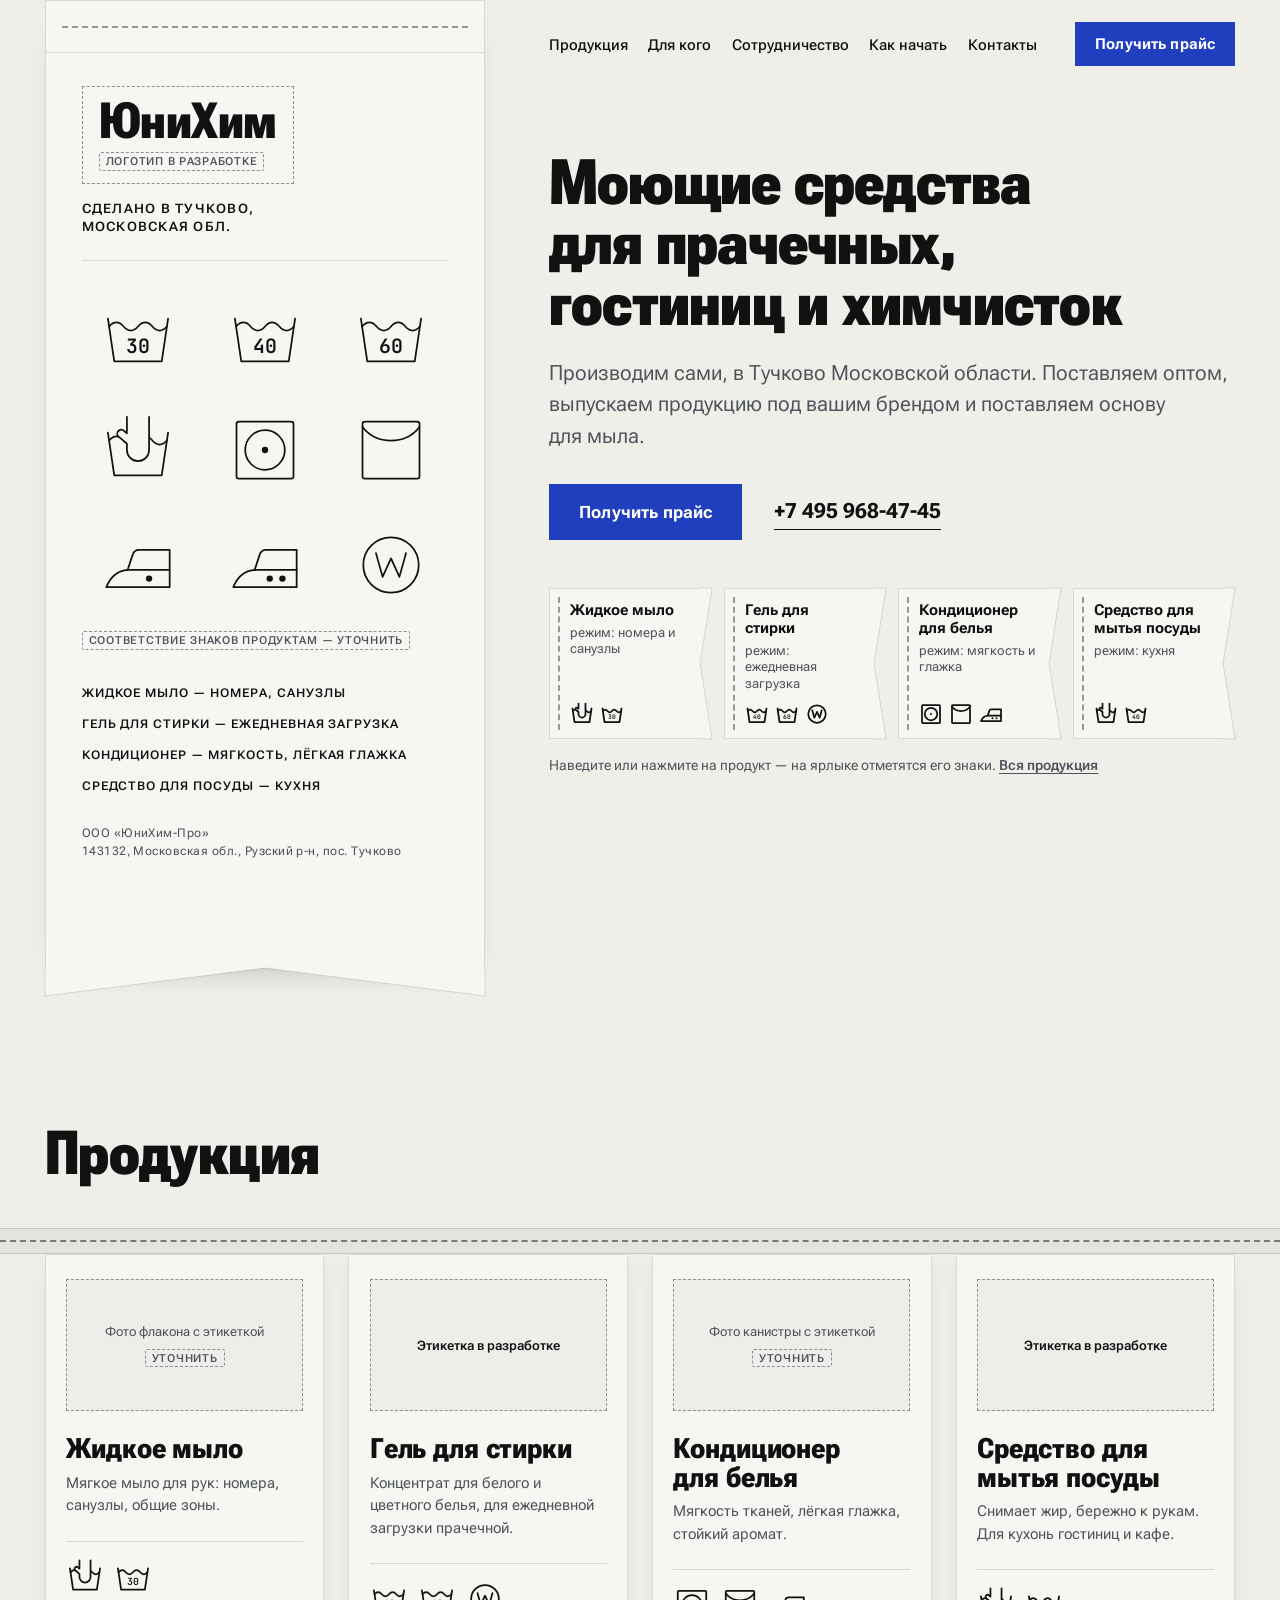
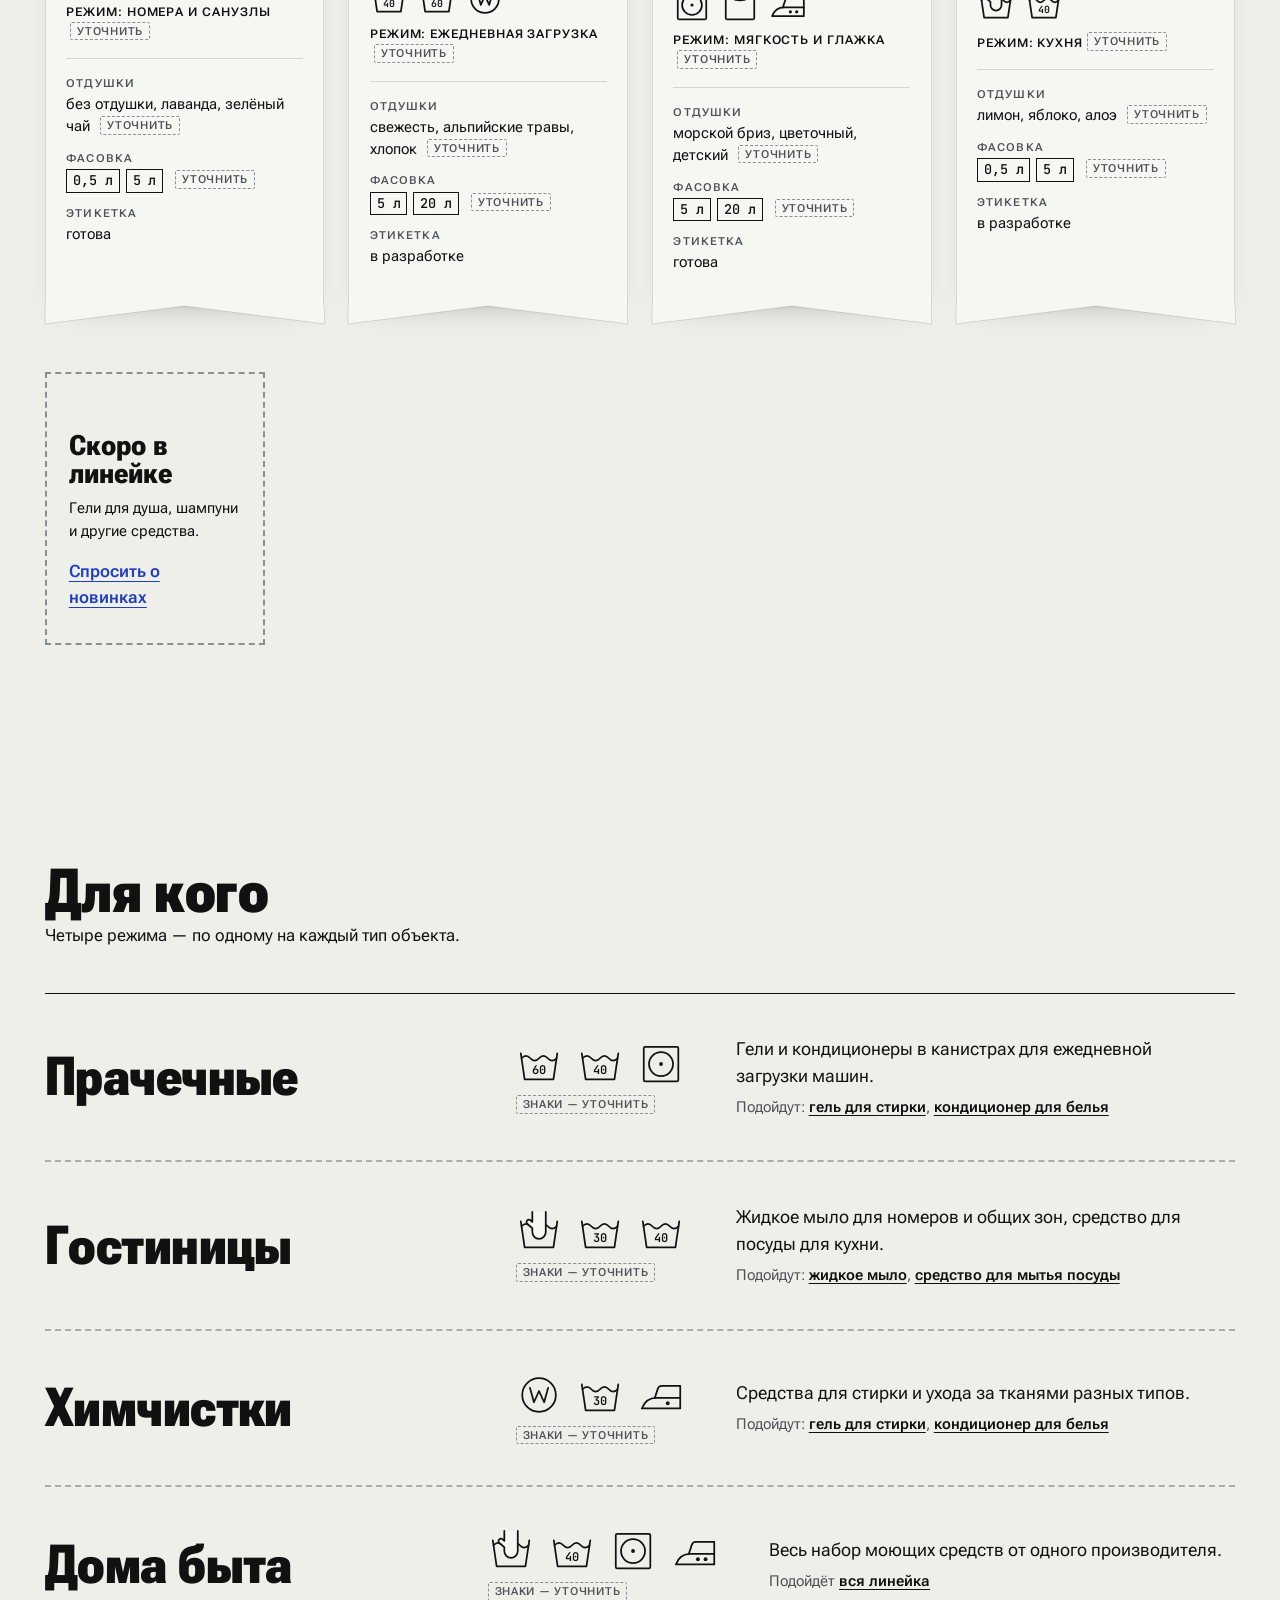
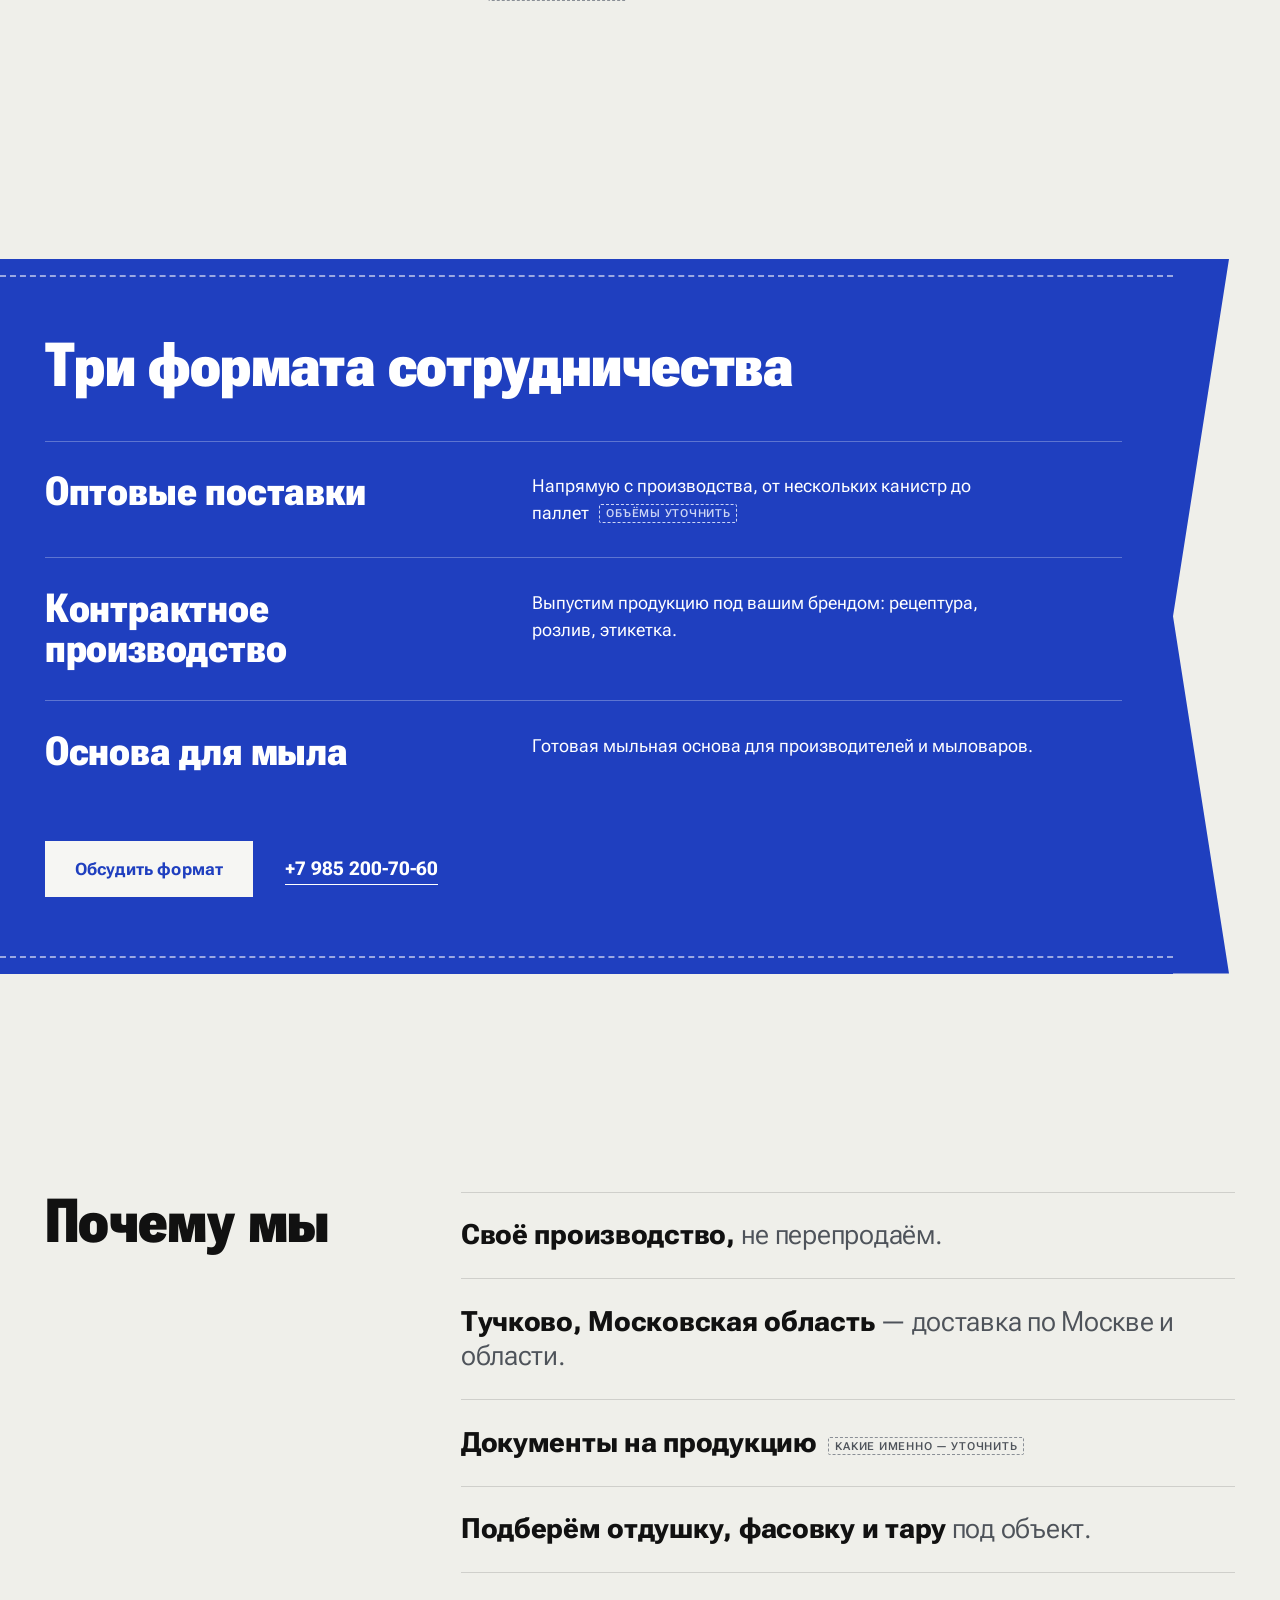
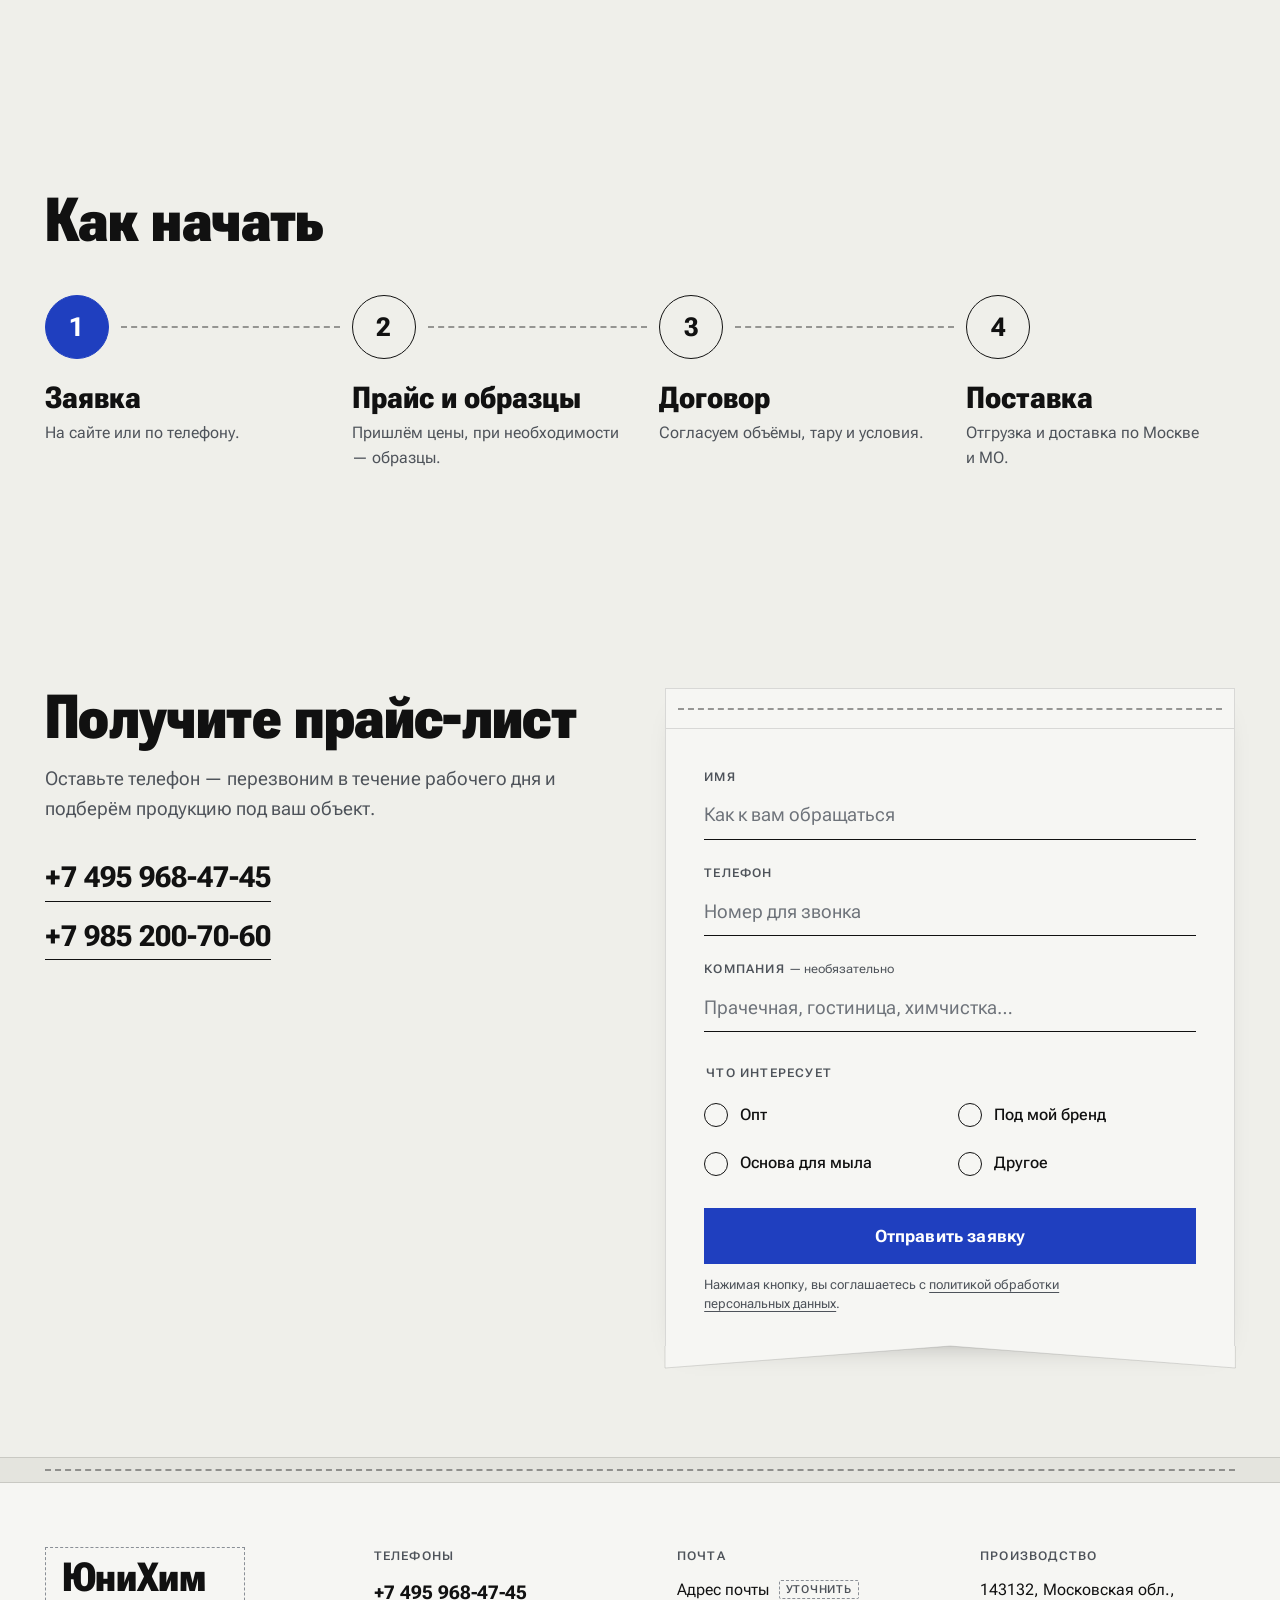
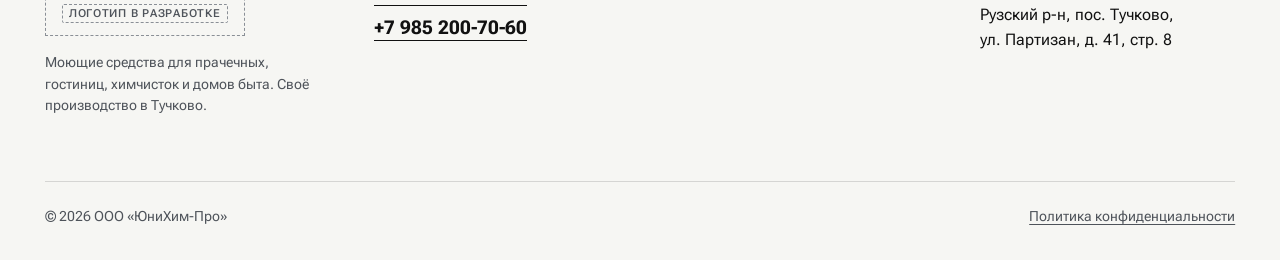
<file: archive/znaki-uhoda.html>
<!doctype html>
<html lang="ru">
<head>
<meta charset="utf-8">
<meta name="viewport" content="width=device-width, initial-scale=1">
<title>ЮниХим — моющие средства для прачечных, гостиниц и химчисток</title>
<meta name="description" content="Производитель моющих средств в Тучково, Московская область. Опт, контрактное производство под вашим брендом, основа для мыла.">
<link rel="preconnect" href="https://fonts.googleapis.com">
<link rel="preconnect" href="https://fonts.gstatic.com" crossorigin>
<link href="https://fonts.googleapis.com/css2?family=Roboto+Flex:opsz,wdth,wght@8..144,25..151,100..1000&family=JetBrains+Mono:wght@400..600&display=swap" rel="stylesheet">
<style>
:root {
  --page: #EFEFEA;
  --satin: #F6F6F3;
  --satin-hi: #FDFDFB;
  --fold: #E4E4DE;
  --ink: #111111;
  --ink-2: #4E535A;
  --grey: #8A8F96;
  --grey-soft: #BFC3C8;
  --cobalt: #1F3FBF;
  --cobalt-deep: #172F94;
  --cobalt-tint: #E9ECF6;
  --on-cobalt-2: #CDD5F5;
  --error: #A61B1B;
  --hair: rgba(17, 17, 17, .14);

  --f-label: "Roboto Flex", "Segoe UI", system-ui, sans-serif;
  --f-display: "Roboto Flex", "Arial Narrow", sans-serif;
  --display-wdth: 64%;
  --display-wght: 780;
  --label-wdth: 118%;
  --edge: rgba(17, 17, 17, .13);
  --f-code: "JetBrains Mono", ui-monospace, "Cascadia Mono", monospace;

  --gutter: clamp(16px, 3.5vw, 56px);
  --wrap: 1320px;
  --label-w: clamp(300px, 34.4vw, 440px);
  --hero-gap: clamp(40px, 5vw, 80px);

  --s-1: 4px; --s-2: 8px; --s-3: 12px; --s-4: 16px; --s-5: 24px;
  --s-6: 32px; --s-7: 48px; --s-8: 64px; --s-9: 96px; --s-10: 128px;

  --sec-top: clamp(88px, 10vw, 152px);
  --sec-bottom: clamp(64px, 7vw, 104px);

  --ease: cubic-bezier(0.19, 1, 0.22, 1);
  --sym-bg: var(--satin);
  --label-shadow: 0 16px 28px -20px rgba(17, 17, 17, .34);
}

*, *::before, *::after { box-sizing: border-box; }
html {
  -webkit-text-size-adjust: 100%;
  scroll-behavior: smooth;
  scroll-padding-top: 24px;
  scrollbar-color: var(--grey) var(--page);
  scrollbar-width: thin;
}
html::-webkit-scrollbar { width: 10px; height: 10px; }
html::-webkit-scrollbar-track { background: var(--page); }
html::-webkit-scrollbar-thumb { background: var(--grey); border: 3px solid var(--page); border-radius: 6px; }
html::-webkit-scrollbar-thumb:hover { background: var(--ink-2); }

body {
  margin: 0;
  background: var(--page);
  color: var(--ink);
  font-family: var(--f-label);
  font-size: 17px;
  line-height: 1.55;
  font-weight: 400;
  -webkit-font-smoothing: antialiased;
  text-rendering: optimizeLegibility;
  overflow-x: clip;
}
::selection { background: var(--cobalt); color: #fff; }
img, svg { display: block; max-width: 100%; }
a { color: inherit; text-decoration-thickness: 1px; text-underline-offset: .22em; }
a:hover { color: var(--cobalt); }
h1, h2, h3, p, ul, ol, dl, dd, figure { margin: 0; }
ul, ol { padding: 0; list-style: none; }
h1, h2, h3 { text-wrap: balance; }
p { text-wrap: pretty; }
input, select, textarea, button { font: inherit; color: inherit; }
input, textarea { caret-color: var(--cobalt); }
:focus { outline: none; }
:focus-visible { outline: 2px solid var(--cobalt); outline-offset: 3px; }

.vh {
  position: absolute !important; width: 1px; height: 1px; margin: -1px; padding: 0;
  overflow: hidden; clip: rect(0 0 0 0); white-space: nowrap; border: 0;
}
.skip {
  position: absolute; left: var(--gutter); top: -60px; z-index: 50;
  background: var(--ink); color: #fff; padding: 10px 16px; font-weight: 600; text-decoration: none;
}
.skip:focus { top: 12px; color: #fff; }

.wrap { width: min(var(--wrap), 100% - 2 * var(--gutter)); margin-inline: auto; }
.num { font-variant-numeric: tabular-nums lining-nums; }
.code { font-family: var(--f-code); font-weight: 500; font-variant-numeric: tabular-nums; letter-spacing: -.01em; }

.todo {
  display: inline-block;
  margin-left: 6px;
  padding: 3px 6px 2px;
  border: 1px dashed var(--grey);
  border-radius: 2px;
  font: 600 10.5px/1.1 var(--f-label);
  letter-spacing: .07em;
  text-transform: uppercase;
  color: var(--ink-2);
  white-space: nowrap;
  vertical-align: .18em;
}

/* Symbols */
.sym { width: 100%; height: auto; aspect-ratio: 1; overflow: visible; color: inherit; }
#sprite path, #sprite rect, #sprite circle { vector-effect: non-scaling-stroke; }

/* Display type */
h1, h2, h3, .logo-slot__name, .display {
  font-family: var(--f-display);
  font-stretch: var(--display-wdth);
  font-weight: var(--display-wght);
  font-optical-sizing: auto;
}

/* Label anatomy */
.stitch { display: block; height: 0; border: 0; border-top: 2px dashed currentColor; color: rgba(17,17,17,.42); }
.stitch--v { width: 0; height: auto; border-top: 0; border-left: 2px dashed currentColor; }
.lbl { display: flex; flex-direction: column; }
.lbl__paper {
  flex: 1 1 auto;
  background: var(--satin);
  border: 1px solid var(--edge);
  border-bottom: 0;
  box-shadow: var(--label-shadow);
}
.fold {
  display: flex; align-items: center;
  height: 26px; padding-inline: 12px;
  border-bottom: 1px solid var(--edge);
}
.fold .stitch { flex: 1 1 auto; }
.tail { position: relative; display: block; flex: none; width: 100%; height: 18px; overflow: visible; }
.tail__fill { fill: var(--tail, var(--satin)); }
.tail__edge { fill: none; stroke: var(--tail-edge, var(--edge)); stroke-width: 1; vector-effect: non-scaling-stroke; }

/* Buttons */
.btn {
  position: relative;
  display: inline-flex; align-items: center; justify-content: center; gap: 10px;
  min-height: 56px;
  padding: 14px 30px;
  border: 0; border-radius: 0;
  background: var(--cobalt); color: #fff;
  font: 700 17px/1.1 var(--f-label);
  letter-spacing: .01em;
  text-decoration: none;
  white-space: nowrap;
  cursor: pointer;
  transition: background-color 300ms var(--ease);
}
.btn:hover { background: var(--cobalt-deep); color: #fff; }
.btn--sm { min-height: 44px; padding: 10px 20px; font-size: 15px; }
.btn--light { background: var(--satin); color: var(--cobalt); }
.btn--light:hover { background: #fff; color: var(--cobalt-deep); }
.btn[disabled] { background: var(--grey); cursor: progress; }

.phone {
  font-weight: 700; font-variant-numeric: tabular-nums lining-nums;
  text-decoration: none; white-space: nowrap;
  background-image: linear-gradient(currentColor, currentColor);
  background-size: 100% 1px; background-position: 0 100%; background-repeat: no-repeat;
  padding-bottom: 2px;
}

/* Header */
.site-header {
  position: absolute; z-index: 5; top: 0;
  left: calc(var(--gutter) + var(--label-w) + var(--hero-gap));
  right: var(--gutter);
  height: 88px;
  display: flex; align-items: center; justify-content: space-between; gap: var(--s-5);
}
.site-header__brand { display: none; }
.site-nav ul { display: flex; flex-wrap: wrap; gap: 4px clamp(14px, 1.6vw, 24px); }
.site-nav a { font-size: 15px; font-weight: 500; text-decoration: none; color: var(--ink); padding-block: 6px; white-space: nowrap; }
.site-nav a:hover { color: var(--cobalt); text-decoration: underline; }
.site-header__cta { display: flex; align-items: center; gap: var(--s-5); }
.site-header__cta .phone { font-size: 16px; }
.menu-btn { display: none; }

/* Hero */
.hero {
  position: relative;
  display: grid;
  grid-template-columns: var(--label-w) minmax(0, 1fr);
  grid-template-rows: auto auto 1fr;
  grid-template-areas: "label intro" "label minis" "label .";
  column-gap: var(--hero-gap);
  padding-inline: var(--gutter);
  min-height: max(calc(100svh + 96px), 860px);
}
.hero__label { grid-area: label; position: relative; }
.hero__strip { display: none; }
.hero__intro { grid-area: intro; container-type: inline-size; padding-top: clamp(124px, 17vh, 176px); }
.hero__minis { grid-area: minis; container-type: inline-size; padding-top: var(--s-7); padding-bottom: var(--s-8); }

.hero h1 {
  font-size: clamp(2.6rem, 9.15cqi, 4.75rem);
  line-height: .96;
  letter-spacing: -.012em;
  max-width: 15em;
}
.hero__lead {
  margin-top: var(--s-5);
  font-size: clamp(17px, 1.1rem + .3vw, 21px);
  line-height: 1.5;
  max-width: 38em;
  color: var(--ink-2);
}
.hero__actions { margin-top: var(--s-6); display: flex; flex-wrap: wrap; align-items: center; gap: var(--s-4) var(--s-6); }
.hero__actions .phone { font-size: 21px; }

/* Big care label */
.care-label {
  position: absolute; inset: 0;
  color: var(--ink);
  transform-origin: 50% 0;
}
.care-label .tail { height: 28px; }
.care-label .fold { height: 52px; padding-inline: 16px; }
.care-label__body { padding: clamp(24px, 2.6vw, 40px) clamp(24px, 2.8vw, 44px) 0; }

.logo-slot {
  display: inline-flex; flex-direction: column; align-items: flex-start; gap: 8px;
  padding: 12px 16px 12px;
  border: 1px dashed var(--grey);
}
.logo-slot__name { font-size: clamp(40px, 3.9vw, 58px); line-height: .9; letter-spacing: -.01em; }
.logo-slot .todo { margin-left: 0; }

.print {
  font-stretch: var(--label-wdth);
  font-weight: 600;
  text-transform: uppercase;
}
.care-label__origin {
  margin-top: var(--s-4);
  font-size: 12.5px; letter-spacing: .1em;
  line-height: 1.45;
}
.care-label__rule { height: 0; margin: var(--s-5) 0; border: 0; border-top: 1px solid var(--edge); }

.care-grid {
  display: grid; grid-template-columns: repeat(3, 1fr); gap: clamp(8px, 1vw, 14px);
}
.care-grid li {
  --sym-bg: var(--satin);
  display: grid; place-items: center;
  padding: clamp(8px, 1vw, 14px);
  color: var(--ink);
  transition: color 450ms var(--ease), background-color 450ms var(--ease);
}
.care-grid .sym { max-width: 76px; }
.care-label.is-active .care-grid li { color: var(--grey-soft); }
.care-label.is-active .care-grid li.is-lit {
  --sym-bg: var(--cobalt-tint);
  color: var(--cobalt);
  background-color: var(--cobalt-tint);
}
.care-label__note { margin-top: var(--s-3); }
.care-label__note .todo { margin-left: 0; }

.care-lines { margin-top: var(--s-5); display: grid; gap: 2px; }
.care-lines li {
  padding: 7px 10px 6px;
  margin-inline: -10px;
  font-size: 12px; letter-spacing: .08em; line-height: 1.35;
  transition: color 450ms var(--ease), background-color 450ms var(--ease);
}
.care-label.is-active .care-lines li { color: var(--grey); }
.care-label.is-active .care-lines li.is-lit { color: #fff; background: var(--cobalt); }

.care-label__legal {
  margin-top: var(--s-5);
  font-size: 12px; letter-spacing: .04em; color: var(--ink-2); line-height: 1.5;
}

/* Mini labels */
.minis { display: grid; grid-template-columns: repeat(2, minmax(0, 1fr)); gap: var(--s-3) calc(var(--s-3) + 12px); padding-right: 12px; }
@container (min-width: 620px) { .minis { grid-template-columns: repeat(4, minmax(0, 1fr)); } }
.mini {
  --sym-bg: var(--satin);
  position: relative;
  display: flex; flex-direction: column; align-items: flex-start; gap: 6px;
  width: 100%; height: 100%;
  padding: 12px 12px 12px 20px;
  border: 1px solid var(--edge); border-right: 0;
  border-radius: 0;
  background: var(--satin);
  text-align: left;
  color: var(--ink);
  cursor: pointer;
  transition: background-color 450ms var(--ease), color 450ms var(--ease), border-color 450ms var(--ease);
}
.mini > .stitch--v { position: absolute; left: 8px; top: 8px; bottom: 8px; }
.mini__tail { position: absolute; top: -1px; left: 100%; width: 12px; height: calc(100% + 2px); overflow: visible; }
.mini__name { font-weight: 700; font-size: 15px; line-height: 1.2; }
.mini__regime { font-size: 12.5px; line-height: 1.3; color: var(--ink-2); transition: color 450ms var(--ease); }
.mini__syms { display: flex; gap: 6px; margin-top: auto; padding-top: 4px; }
.mini__syms svg { width: 24px; }
.mini.is-current { --sym-bg: var(--cobalt); --tail: var(--cobalt); --tail-edge: var(--cobalt); background-color: var(--cobalt); border-color: var(--cobalt); color: #fff; }
.mini.is-current > .stitch--v { color: rgba(255,255,255,.6); }
.mini.is-current .mini__regime { color: var(--on-cobalt-2); }
.mini[aria-pressed="true"]:not(.is-current) { box-shadow: inset 0 0 0 2px var(--cobalt); }
.minis__hint { margin-top: var(--s-4); font-size: 14px; color: var(--ink-2); }
.minis__hint a { font-weight: 600; }

/* Sections */
.section { padding-top: var(--sec-top); padding-bottom: var(--sec-bottom); }
.section__head { margin-bottom: clamp(32px, 3.5vw, 48px); max-width: 52rem; }
.section h2, .band h2 {
  font-size: clamp(2.6rem, 1.4rem + 3vw, 4.25rem);
  line-height: .98;
  letter-spacing: -.01em;
}

/* Products */
.products { overflow-x: clip; }
.plabels {
  position: relative;
  display: flex; flex-wrap: wrap; align-items: stretch;
  gap: var(--s-7) var(--s-5);
}
.seam {
  position: absolute; z-index: 2; top: 0; height: 26px;
  left: calc(50% - 50vw); right: calc(50% - 50vw);
  display: flex; align-items: center;
  background: #E4E4DE;
  border-top: 1px solid var(--edge);
  border-bottom: 1px solid var(--edge);
}
.seam .stitch { flex: 1 1 auto; color: rgba(17,17,17,.5); }
.plabel { flex: 1 1 228px; max-width: 340px; display: flex; }
.plabel > .lbl { flex: 1 1 auto; }
.plabel .lbl__paper { padding-bottom: var(--s-6); }
.plabel__body { padding: var(--s-5) clamp(18px, 1.6vw, 24px) 0; }
.photo-slot {
  display: flex; flex-direction: column; align-items: center; justify-content: center; gap: 8px;
  height: 132px; padding: 12px;
  border: 1px dashed var(--grey);
  background: rgba(17,17,17,.035);
  text-align: center; font-size: 13px; line-height: 1.35; color: var(--ink-2);
}
.photo-slot .todo { margin-left: 0; }
.photo-slot--dev { font-weight: 600; color: var(--ink); }
.plabel__name { margin-top: var(--s-5); font-size: 28px; line-height: 1.02; letter-spacing: -.005em; }
.plabel__desc { margin-top: var(--s-2); font-size: 15px; line-height: 1.5; color: var(--ink-2); }
.plabel__regime { margin-top: var(--s-5); padding-block: var(--s-4); border-top: 1px solid var(--hair); border-bottom: 1px solid var(--hair); }
.sym-row { display: flex; gap: 10px; }
.sym-row svg { width: 38px; }
.plabel__regime-note { display: block; margin-top: var(--s-2); font-size: 11.5px; letter-spacing: .08em; }
.plabel__regime-note .todo { margin-left: 4px; }
.specs { margin-top: var(--s-4); display: grid; gap: var(--s-3); }
.specs dt { font-size: 11px; font-weight: 600; font-stretch: var(--label-wdth); letter-spacing: .1em; text-transform: uppercase; color: var(--ink-2); }
.specs dd { margin-top: 2px; font-size: 15px; line-height: 1.45; }
.vol { display: inline-block; margin-right: 6px; padding: 1px 6px; border: 1px solid var(--ink); font-size: 13.5px; }

.plabel--soon { flex: 0 1 220px; align-self: flex-start; }
.plabel--soon .soon {
  width: 100%;
  padding: 58px 22px 32px;
  border: 2px dashed var(--grey);
}
.plabel--soon p { font-size: 15px; line-height: 1.5; }
.plabel--soon strong { display: block; font-family: var(--f-display); font-stretch: var(--display-wdth); font-weight: var(--display-wght); font-size: 28px; line-height: 1.02; margin-bottom: var(--s-2); }
.plabel--soon a { display: inline-block; margin-top: var(--s-4); font-weight: 600; color: var(--cobalt); }

/* Segments */
.segments { border-top: 1px solid var(--ink); }
.segment {
  position: relative;
  display: grid;
  grid-template-columns: minmax(0, 1.05fr) minmax(0, auto) minmax(0, 1.25fr);
  gap: var(--s-5) clamp(24px, 4vw, 64px);
  align-items: center;
  padding-block: clamp(28px, 3.2vw, 44px);
}
.segment + .segment { border-top: 2px dashed rgba(17,17,17,.3); }
.segment__regime { display: flex; flex-direction: column; align-items: flex-start; gap: 8px; }
.segment__regime .todo { margin-left: 0; }
.segment h3 { font-size: clamp(34px, 1.3rem + 2.6vw, 58px); line-height: .96; letter-spacing: -.01em; }
.segment .sym-row { gap: clamp(10px, 1.2vw, 18px); }
.segment .sym-row svg { width: clamp(40px, 3.6vw, 54px); }
.segment__text { font-size: 18px; line-height: 1.5; }
.segment__fit { margin-top: var(--s-2); font-size: 14.5px; color: var(--ink-2); }
.segment__fit a { color: var(--ink); font-weight: 600; }
.segment__fit a:hover { color: var(--cobalt); }

/* Cobalt band */
.band-section { padding-top: var(--sec-top); padding-bottom: var(--sec-bottom); }
.band-wrap { position: relative; margin-right: calc(56px + clamp(16px, 4vw, 72px)); }
.band {
  --sym-bg: var(--cobalt);
  position: relative;
  color: #fff;
  background: var(--cobalt);
  padding: clamp(56px, 6vw, 88px) clamp(24px, 4vw, 72px) clamp(56px, 6vw, 88px) calc(var(--gutter) + max(0px, (100vw - var(--wrap) - 2 * var(--gutter)) / 2));
}
.band__stitch { position: absolute; left: 0; right: 0; color: rgba(255,255,255,.55); }
.band__stitch--top { top: 16px; }
.band__stitch--bottom { bottom: 16px; }
.band__tail { position: absolute; top: 0; left: 100%; width: 56px; height: 100%; --tail: var(--cobalt); --tail-edge: var(--cobalt); overflow: visible; }
.band h2 { color: #fff; }
.band__inner { max-width: var(--wrap); }
.band :focus-visible { outline-color: #fff; }
.band a:hover { color: #fff; }
.formats { margin-top: clamp(32px, 3.5vw, 48px); }
.format {
  position: relative;
  display: grid; grid-template-columns: minmax(0, 1fr) minmax(0, 1.35fr); gap: var(--s-4) clamp(24px, 4vw, 64px);
  padding-block: clamp(22px, 2.4vw, 32px);
  border-top: 1px solid rgba(255,255,255,.28);
}
.format h3 { font-size: clamp(28px, 1rem + 1.9vw, 44px); line-height: 1; letter-spacing: -.005em; }
.format p { font-size: 18px; line-height: 1.5; color: #fff; max-width: 34em; }
.format .todo { color: var(--on-cobalt-2); border-color: var(--on-cobalt-2); }
.band__cta { margin-top: clamp(28px, 3vw, 40px); display: flex; flex-wrap: wrap; align-items: center; gap: var(--s-4) var(--s-6); }
.band__cta .phone { font-size: 19px; color: #fff; }

/* Why */
.why { display: grid; grid-template-columns: minmax(0, 1fr) minmax(0, 2.2fr); gap: var(--s-6) clamp(32px, 5vw, 96px); align-items: start; }
.why-list li {
  padding-block: clamp(18px, 2vw, 26px);
  border-top: 1px solid var(--hair);
  font-size: clamp(21px, 1rem + .9vw, 30px); line-height: 1.25; letter-spacing: -.01em;
}
.why-list li:last-child { border-bottom: 1px solid var(--hair); }
.why-list b { font-weight: 750; }
.why-list span { color: var(--ink-2); }

/* Steps */
.steps { --step-gap: clamp(20px, 3vw, 48px); position: relative; display: grid; grid-template-columns: repeat(4, minmax(0, 1fr)); gap: var(--s-6) var(--step-gap); }
.step { position: relative; }
.step__line { position: absolute; top: 31px; left: 76px; right: calc(-1 * var(--step-gap) + 12px); color: rgba(17,17,17,.4); }
.step__n {
  position: relative; z-index: 1;
  display: grid; place-items: center;
  width: 64px; height: 64px; border-radius: 50%;
  border: 1.75px solid var(--ink);
  background: var(--page);
  font-size: 26px; font-weight: 700; font-variant-numeric: tabular-nums lining-nums;
}
.step:first-child .step__n { background: var(--cobalt); border-color: var(--cobalt); color: #fff; }
.step h3 { margin-top: var(--s-5); font-size: 30px; line-height: 1; }
.step p { margin-top: var(--s-2); font-size: 16px; color: var(--ink-2); max-width: 22em; }

/* Request */
.request { display: grid; grid-template-columns: minmax(0, 1fr) minmax(0, 1.05fr); gap: var(--s-7) clamp(32px, 6vw, 112px); align-items: start; }
.request__text p { margin-top: var(--s-4); font-size: 19px; color: var(--ink-2); max-width: 30em; }
.request__phones { margin-top: var(--s-6); display: grid; justify-items: start; gap: var(--s-3); }
.request__phones a { font-size: clamp(22px, 1rem + 1vw, 30px); }

.form-label .lbl__paper { padding-bottom: var(--s-6); }
.form-label .fold { height: 40px; }
.form-label .tail { height: 22px; }
.lform { padding: clamp(24px, 3vw, 40px) clamp(22px, 3vw, 44px) 0; }
.field + .field, .field + fieldset, fieldset + .lform__submit { margin-top: var(--s-5); }
.field label, .lform legend {
  display: block;
  font-size: 12px; font-weight: 600; font-stretch: var(--label-wdth); letter-spacing: .1em; text-transform: uppercase; color: var(--ink-2);
}
.field label i { font-style: normal; text-transform: none; letter-spacing: 0; font-weight: 400; }
.field input {
  display: block; width: 100%;
  margin-top: 4px; padding: 10px 0 9px;
  border: 0; border-bottom: 1.5px solid var(--ink); border-radius: 0;
  background: transparent;
  font-size: 19px; font-weight: 500; font-variant-numeric: tabular-nums lining-nums;
  transition: border-color 300ms var(--ease);
}
.field input::placeholder { color: #6E737A; font-weight: 400; }
.field input:hover { border-bottom-color: var(--cobalt); }
.field input:focus-visible { outline: none; border-bottom-color: var(--cobalt); box-shadow: 0 1.5px 0 var(--cobalt); }
.field input[aria-invalid="true"] { border-bottom-color: var(--error); box-shadow: 0 1.5px 0 var(--error); }
.field__error { min-height: 0; margin-top: 6px; font-size: 14px; line-height: 1.4; color: var(--error); font-weight: 500; }
.field__error:empty { display: none; }

.lform fieldset { margin: 0; padding: 0; border: 0; }
.lform fieldset { margin-top: var(--s-6); }
.choices { margin-top: var(--s-3); display: grid; grid-template-columns: repeat(2, minmax(0, 1fr)); gap: var(--s-2) var(--s-4); }
.choice { position: relative; display: flex; align-items: center; gap: 12px; padding: 8px 0; cursor: pointer; font-size: 16px; font-weight: 500; }
.choice input { position: absolute; opacity: 0; width: 24px; height: 24px; margin: 0; cursor: pointer; }
.choice__mark {
  flex: none; display: grid; place-items: center;
  width: 24px; height: 24px; border-radius: 50%;
  border: 1.75px solid var(--ink);
  transition: background-color 300ms var(--ease), border-color 300ms var(--ease);
}
.choice__mark::after { content: ""; width: 8px; height: 8px; border-radius: 50%; background: #fff; transform: scale(0); transition: transform 300ms var(--ease); }
.choice:hover .choice__mark { border-color: var(--cobalt); }
.choice input:checked + .choice__mark { background: var(--cobalt); border-color: var(--cobalt); }
.choice input:checked + .choice__mark::after { transform: scale(1); }
.choice input:focus-visible + .choice__mark { outline: 2px solid var(--cobalt); outline-offset: 3px; }

.lform__submit { margin-top: var(--s-6); }
.lform__submit .btn { width: 100%; }
.lform__consent { margin-top: var(--s-3); font-size: 13px; line-height: 1.45; color: var(--ink-2); }
.lform__status { margin-top: var(--s-4); padding: 14px 16px; background: var(--cobalt-tint); font-size: 15px; line-height: 1.45; }
.lform__status[hidden] { display: none; }
.lform__status b { color: var(--cobalt); }

/* Footer */
.site-footer {
  position: relative;
  padding-bottom: var(--s-6);
  background: var(--satin);
}
.footer-edge {
  display: flex; align-items: center;
  height: 26px; padding-inline: var(--gutter);
  margin-bottom: var(--s-8);
  background: #E4E4DE;
  border-top: 1px solid var(--edge);
  border-bottom: 1px solid var(--edge);
}
.footer-edge .stitch { flex: 1 1 auto; color: rgba(17,17,17,.4); }
.footer-grid { display: grid; grid-template-columns: minmax(0, 1.1fr) repeat(3, minmax(0, 1fr)); gap: var(--s-6) var(--s-7); }
.footer-grid h2 { font-family: var(--f-label); font-size: 12px; font-weight: 600; font-stretch: var(--label-wdth); letter-spacing: .1em; text-transform: uppercase; color: var(--ink-2); margin-bottom: var(--s-3); }
.footer-grid p, .footer-grid li { font-size: 16px; line-height: 1.55; }
.footer-grid .phone { font-size: 19px; }
.footer-grid li + li { margin-top: 6px; }
.footer-brand .logo-slot__name { font-size: 40px; }
.footer-brand p { margin-top: var(--s-4); font-size: 14px; color: var(--ink-2); max-width: 22em; }
.footer-bottom {
  margin-top: var(--s-8); padding-top: var(--s-5);
  border-top: 1px solid var(--hair);
  display: flex; flex-wrap: wrap; justify-content: space-between; gap: var(--s-3) var(--s-6);
  font-size: 14px; color: var(--ink-2);
}

/* Motion */
@media (prefers-reduced-motion: no-preference) {
  .care-label { animation: settle 1400ms var(--ease) both; }
  .care-grid .sym { animation: print 800ms var(--ease) both; animation-delay: calc(260ms + var(--i, 0) * 60ms); }
  @keyframes settle {
    from { transform: translateY(-24px); }
    to { transform: none; }
  }
  @keyframes print {
    from { clip-path: inset(0 100% 0 0); }
    to { clip-path: inset(0 0 0 0); }
  }
}
@media (prefers-reduced-motion: reduce) {
  html { scroll-behavior: auto; }
  *, *::before, *::after { transition-duration: 1ms !important; }
}

@media (max-width: 1520px) {
  .site-header__cta .phone { display: none; }
}
@media (max-width: 1360px) {
  .site-nav a { font-size: 14.5px; }
}

/* Tablet */
@media (max-width: 1100px) {
  .site-nav ul { gap: 4px 14px; }
  .site-header .btn--sm { display: none; }
  .segment { grid-template-columns: minmax(0, 1fr) minmax(0, 1.2fr); }
  .segment__regime { grid-column: 1; grid-row: 2; }
  .segment > div:not(.segment__regime) { grid-column: 2; grid-row: 1 / span 2; }
  .footer-grid { grid-template-columns: repeat(2, minmax(0, 1fr)); }
}

/* Mobile */
@media (max-width: 960px) {
  .site-header {
    position: relative; left: auto; right: auto; height: auto;
    padding: 14px var(--gutter);
    flex-wrap: wrap; gap: 12px;
    background: var(--page);
    border-bottom: 1px solid var(--hair);
  }
  .site-header__brand { display: flex; align-items: center; gap: 8px; text-decoration: none; }
  .site-header__brand b { font-family: var(--f-display); font-stretch: var(--display-wdth); font-weight: var(--display-wght); font-size: 28px; line-height: 1; }
  .site-header__brand .todo { margin-left: 0; font-size: 9.5px; }
  .site-header__cta { margin-left: auto; gap: 10px; }
  .menu-btn {
    display: inline-flex; align-items: center; min-height: 44px; padding: 8px 14px;
    border: 1.5px solid var(--ink); border-radius: 0; background: transparent;
    font-size: 15px; font-weight: 600; cursor: pointer;
  }
  .menu-btn[aria-expanded="true"] { background: var(--ink); color: #fff; }
  .site-header .btn--sm { display: none; }
  .site-nav { flex-basis: 100%; display: none; }
  .site-nav.is-open { display: block; }
  .site-nav ul { flex-direction: column; gap: 0; padding-bottom: 8px; }
  .site-nav a { display: block; padding: 12px 0; font-size: 18px; border-top: 1px solid var(--hair); }

  .hero {
    grid-template-columns: minmax(0, 1fr);
    grid-template-rows: none;
    grid-template-areas: "strip" "intro" "label" "minis";
    min-height: 0;
  }
  .hero__strip { display: block; grid-area: strip; position: relative; margin-top: var(--s-5); margin-right: 14px; }
  .strip {
    position: relative;
    display: flex; align-items: center; justify-content: space-between; gap: 14px;
    padding: 12px 10px 12px 22px;
    background: var(--satin);
    border: 1px solid var(--edge); border-right: 0;
  }
  .strip > .stitch--v { position: absolute; left: 9px; top: 8px; bottom: 8px; }
  .strip__name { display: block; font-family: var(--f-display); font-stretch: var(--display-wdth); font-weight: var(--display-wght); font-size: 26px; line-height: .95; }
  .strip__origin { display: block; margin-top: 4px; font-size: 10px; letter-spacing: .08em; line-height: 1.3; }
  .strip .sym-row { gap: 4px; flex: none; }
  .strip .sym-row svg { width: 30px; }
  .strip .mini__tail { width: 14px; }

  .hero__intro { padding-top: var(--s-6); }
  .hero h1 { font-size: clamp(2.6rem, 13cqi, 4rem); }
  .hero__label { margin-top: var(--s-7); }
  .care-label { position: relative; inset: auto; }
  .care-label .fold { height: 30px; }
  .care-label .tail { height: 18px; }
  .care-label__body { padding: 16px 20px 0; }
  .care-label__head, .care-label__body > .care-label__rule { display: none; }
  .care-grid { grid-template-columns: repeat(5, 1fr); gap: 4px; }
  .care-grid li { padding: 5px; }
  .care-lines { margin-top: var(--s-4); }
  .care-lines li { font-size: 11px; letter-spacing: .06em; padding: 6px 10px 5px; }
  .care-label__legal { display: none; }
  .care-label .lbl__paper { padding-bottom: var(--s-5); }
  .hero__minis { padding-top: var(--s-5); padding-bottom: 0; }

  .plabels { gap: var(--s-6); }
  .seam { display: none; }
  .plabel, .plabel--soon { flex: 1 1 100%; max-width: none; }
  .plabel--soon .soon { padding-top: 32px; }

  .segment { grid-template-columns: minmax(0, 1fr); gap: var(--s-4); }
  .segment__regime, .segment > div:not(.segment__regime) { grid-column: auto; grid-row: auto; }

  .band-wrap { margin-right: 22px; }
  .band { padding: 56px var(--gutter) 56px var(--gutter); }
  .band__tail { width: 22px; }
  .format { grid-template-columns: minmax(0, 1fr); gap: var(--s-2); }

  .why { grid-template-columns: minmax(0, 1fr); }
  .steps { grid-template-columns: minmax(0, 1fr); gap: var(--s-6); }
  .step__line { top: 76px; bottom: calc(-1 * var(--s-6) + 12px); left: 31px; right: auto; width: 0; height: auto; border-top: 0; border-left: 2px dashed currentColor; }
  .step { display: grid; grid-template-columns: 64px minmax(0, 1fr); column-gap: var(--s-5); }
  .step__n { grid-row: 1 / span 2; }
  .step h3 { margin-top: 6px; }

  .request { grid-template-columns: minmax(0, 1fr); }
  .choices { grid-template-columns: minmax(0, 1fr); }
  .footer-grid { grid-template-columns: minmax(0, 1fr); }
}
</style>
</head>
<body>

<svg id="sprite" xmlns="http://www.w3.org/2000/svg" aria-hidden="true" focusable="false" style="position:absolute;width:0;height:0;overflow:hidden">
  <defs>
    <symbol id="s-t30" viewBox="0 0 48 48" fill="none" stroke="currentColor" stroke-width="1.75" stroke-linecap="round" stroke-linejoin="round">
      <path d="M5 13 L9 40 H39 L43 13"/>
      <path d="M5.8 18 c3 -3.4 6.1 -3.4 9.1 0 s6.1 3.4 9.1 0 s6.1 -3.4 9.1 0 s6.1 3.4 9.1 0"/>
      <text x="24" y="34.6" text-anchor="middle" fill="currentColor" stroke="none" font-family="JetBrains Mono, monospace" font-size="12.5" font-weight="600">30</text>
    </symbol>
    <symbol id="s-t40" viewBox="0 0 48 48" fill="none" stroke="currentColor" stroke-width="1.75" stroke-linecap="round" stroke-linejoin="round">
      <path d="M5 13 L9 40 H39 L43 13"/>
      <path d="M5.8 18 c3 -3.4 6.1 -3.4 9.1 0 s6.1 3.4 9.1 0 s6.1 -3.4 9.1 0 s6.1 3.4 9.1 0"/>
      <text x="24" y="34.6" text-anchor="middle" fill="currentColor" stroke="none" font-family="JetBrains Mono, monospace" font-size="12.5" font-weight="600">40</text>
    </symbol>
    <symbol id="s-t60" viewBox="0 0 48 48" fill="none" stroke="currentColor" stroke-width="1.75" stroke-linecap="round" stroke-linejoin="round">
      <path d="M5 13 L9 40 H39 L43 13"/>
      <path d="M5.8 18 c3 -3.4 6.1 -3.4 9.1 0 s6.1 3.4 9.1 0 s6.1 -3.4 9.1 0 s6.1 3.4 9.1 0"/>
      <text x="24" y="34.6" text-anchor="middle" fill="currentColor" stroke="none" font-family="JetBrains Mono, monospace" font-size="12.5" font-weight="600">60</text>
    </symbol>
    <symbol id="s-hand" viewBox="0 0 48 48" fill="none" stroke="currentColor" stroke-width="1.75" stroke-linecap="round" stroke-linejoin="round">
      <path d="M5 13 L9 40 H39 L43 13"/>
      <path d="M5.8 18 c3 -3.4 6.1 -3.4 9.1 0 s6.1 3.4 9.1 0 s6.1 -3.4 9.1 0 s6.1 3.4 9.1 0"/>
      <path style="fill:var(--sym-bg, #F6F6F3)" d="M31 3 V24 a7 7 0 0 1 -14 0 V20 L11.6 15.4 a2.5 2.5 0 0 1 3.7 -3.4 L17 13.4 V3"/>
    </symbol>
    <symbol id="s-tumble" viewBox="0 0 48 48" fill="none" stroke="currentColor" stroke-width="1.75" stroke-linecap="round" stroke-linejoin="round">
      <rect x="6" y="6" width="36" height="36" rx="1.5"/>
      <circle cx="24" cy="24" r="12.5"/>
      <circle cx="24" cy="24" r="2" fill="currentColor" stroke="none"/>
    </symbol>
    <symbol id="s-line" viewBox="0 0 48 48" fill="none" stroke="currentColor" stroke-width="1.75" stroke-linecap="round" stroke-linejoin="round">
      <rect x="6" y="6" width="36" height="36" rx="1.5"/>
      <path d="M6 9.5 C15 21 33 21 42 9.5"/>
    </symbol>
    <symbol id="s-iron1" viewBox="0 0 48 48" fill="none" stroke="currentColor" stroke-width="1.75" stroke-linecap="round" stroke-linejoin="round">
      <path d="M4 38 H44 V27 H19 C11.5 27 6.5 31.5 4 38 Z"/>
      <path d="M17.5 27 L20.6 17.6 C21.2 15.6 22.8 14.5 24.8 14.5 H44 V27"/>
      <circle cx="31" cy="32.6" r="2" fill="currentColor" stroke="none"/>
    </symbol>
    <symbol id="s-iron2" viewBox="0 0 48 48" fill="none" stroke="currentColor" stroke-width="1.75" stroke-linecap="round" stroke-linejoin="round">
      <path d="M4 38 H44 V27 H19 C11.5 27 6.5 31.5 4 38 Z"/>
      <path d="M17.5 27 L20.6 17.6 C21.2 15.6 22.8 14.5 24.8 14.5 H44 V27"/>
      <circle cx="27" cy="32.6" r="2" fill="currentColor" stroke="none"/>
      <circle cx="35" cy="32.6" r="2" fill="currentColor" stroke="none"/>
    </symbol>
    <symbol id="s-w" viewBox="0 0 48 48" fill="none" stroke="currentColor" stroke-width="1.75" stroke-linecap="round" stroke-linejoin="round">
      <circle cx="24" cy="24" r="17.5"/>
      <path d="M14.5 16.5 L18.7 31.5 L24 19.8 L29.3 31.5 L33.5 16.5"/>
    </symbol>
  </defs>
</svg>

<a class="skip" href="#request">Перейти к заявке</a>

<header class="site-header" id="top">
  <a class="site-header__brand" href="#top" aria-label="ЮниХим, на главную">
    <b>ЮниХим</b><span class="todo">логотип в разработке</span>
  </a>
  <nav class="site-nav" id="site-nav" aria-label="Разделы">
    <ul>
      <li><a href="#products">Продукция</a></li>
      <li><a href="#clients">Для кого</a></li>
      <li><a href="#cooperation">Сотрудничество</a></li>
      <li><a href="#start">Как начать</a></li>
      <li><a href="#contacts">Контакты</a></li>
    </ul>
  </nav>
  <div class="site-header__cta">
    <a class="phone" href="tel:+74959684745">+7 495 968-47-45</a>
    <a class="btn btn--sm" href="#request">Получить прайс</a>
    <button class="menu-btn" type="button" aria-expanded="false" aria-controls="site-nav">Меню</button>
  </div>
</header>

<main>

<section class="hero" aria-labelledby="hero-title">
  <div class="hero__strip" aria-hidden="true">
    <div class="strip">
      <span class="stitch stitch--v"></span>
      <span>
        <span class="strip__name">ЮниХим</span>
        <span class="strip__origin print">Сделано в Тучково, Московская обл.</span>
      </span>
      <span class="sym-row">
        <svg class="sym"><use href="#s-t40"/></svg><svg class="sym"><use href="#s-hand"/></svg><svg class="sym"><use href="#s-tumble"/></svg><svg class="sym"><use href="#s-iron2"/></svg><svg class="sym"><use href="#s-w"/></svg>
      </span>
      <svg class="mini__tail" viewBox="0 0 12 100" preserveAspectRatio="none"><path class="tail__fill" d="M0 0 H12 L0 50 L12 100 H0 Z"/><path class="tail__edge" d="M0 0 H12 L0 50 L12 100 H0"/></svg>
    </div>
  </div>

  <div class="hero__label">
    <div class="care-label lbl" id="care-label">
      <div class="lbl__paper">
        <div class="fold" aria-hidden="true"><span class="stitch"></span></div>
        <div class="care-label__body">
          <div class="care-label__head">
            <div class="logo-slot" role="img" aria-label="ЮниХим — логотип в разработке">
              <span class="logo-slot__name" aria-hidden="true">ЮниХим</span>
              <span class="todo" aria-hidden="true">логотип в разработке</span>
            </div>
            <p class="care-label__origin print">Сделано в Тучково,<br>Московская обл.</p>
          </div>
          <hr class="care-label__rule">
          <ul class="care-grid" aria-label="Знаки ухода">
            <li data-sym="t30" style="--i:0"><svg class="sym" role="img" aria-label="Стирка при 30 °C"><use href="#s-t30"/></svg></li>
            <li data-sym="t40" style="--i:1"><svg class="sym" role="img" aria-label="Стирка при 40 °C"><use href="#s-t40"/></svg></li>
            <li data-sym="t60" style="--i:2"><svg class="sym" role="img" aria-label="Стирка при 60 °C"><use href="#s-t60"/></svg></li>
            <li data-sym="hand" style="--i:3"><svg class="sym" role="img" aria-label="Ручная стирка"><use href="#s-hand"/></svg></li>
            <li data-sym="tumble" style="--i:4"><svg class="sym" role="img" aria-label="Барабанная сушка, бережный режим"><use href="#s-tumble"/></svg></li>
            <li data-sym="line" style="--i:5"><svg class="sym" role="img" aria-label="Сушка на верёвке"><use href="#s-line"/></svg></li>
            <li data-sym="iron1" style="--i:6"><svg class="sym" role="img" aria-label="Глажка при низкой температуре"><use href="#s-iron1"/></svg></li>
            <li data-sym="iron2" style="--i:7"><svg class="sym" role="img" aria-label="Глажка при средней температуре"><use href="#s-iron2"/></svg></li>
            <li data-sym="w" style="--i:8"><svg class="sym" role="img" aria-label="Профессиональная аквачистка"><use href="#s-w"/></svg></li>
          </ul>
          <p class="care-label__note"><span class="todo">соответствие знаков продуктам — уточнить</span></p>
          <ul class="care-lines print" aria-label="Продукция">
            <li data-product="soap">Жидкое мыло — номера, санузлы</li>
            <li data-product="gel">Гель для стирки — ежедневная загрузка</li>
            <li data-product="cond">Кондиционер — мягкость, лёгкая глажка</li>
            <li data-product="dish">Средство для посуды — кухня</li>
          </ul>
          <p class="care-label__legal">ООО «ЮниХим-Про»<br>143132, Московская обл., Рузский р-н, пос.&nbsp;Тучково</p>
          <p class="vh" aria-live="polite" id="care-status"></p>
        </div>
      </div>
      <svg class="tail" viewBox="0 0 100 20" preserveAspectRatio="none" aria-hidden="true"><path class="tail__fill" d="M0 0 H100 V20 L50 0 L0 20 Z"/><path class="tail__edge" d="M0 0 V20 L50 0 L100 20 V0"/></svg>
    </div>
  </div>

  <div class="hero__intro">
    <h1 id="hero-title">Моющие средства для прачечных, гостиниц и химчисток</h1>
    <p class="hero__lead">Производим сами, в Тучково Московской области. Поставляем оптом, выпускаем продукцию под вашим брендом и поставляем основу для мыла.</p>
    <div class="hero__actions">
      <a class="btn" href="#request">Получить прайс</a>
      <a class="phone" href="tel:+74959684745">+7 495 968-47-45</a>
    </div>
  </div>

  <div class="hero__minis">
    <div class="minis" role="group" aria-label="Продукция: отметить режимы на ярлыке">
      <button class="mini" type="button" data-product="soap" data-syms="hand t30" aria-pressed="false" aria-controls="care-label">
        <span class="stitch stitch--v" aria-hidden="true"></span>
        <span class="mini__name">Жидкое мыло</span>
        <span class="mini__regime">режим: номера и санузлы</span>
        <span class="mini__syms" aria-hidden="true"><svg class="sym"><use href="#s-hand"/></svg><svg class="sym"><use href="#s-t30"/></svg></span>
        <svg class="mini__tail" viewBox="0 0 12 100" preserveAspectRatio="none" aria-hidden="true"><path class="tail__fill" d="M0 0 H12 L0 50 L12 100 H0 Z"/><path class="tail__edge" d="M0 0 H12 L0 50 L12 100 H0"/></svg>
      </button>
      <button class="mini" type="button" data-product="gel" data-syms="t40 t60 w" aria-pressed="false" aria-controls="care-label">
        <span class="stitch stitch--v" aria-hidden="true"></span>
        <span class="mini__name">Гель для стирки</span>
        <span class="mini__regime">режим: ежедневная загрузка</span>
        <span class="mini__syms" aria-hidden="true"><svg class="sym"><use href="#s-t40"/></svg><svg class="sym"><use href="#s-t60"/></svg><svg class="sym"><use href="#s-w"/></svg></span>
        <svg class="mini__tail" viewBox="0 0 12 100" preserveAspectRatio="none" aria-hidden="true"><path class="tail__fill" d="M0 0 H12 L0 50 L12 100 H0 Z"/><path class="tail__edge" d="M0 0 H12 L0 50 L12 100 H0"/></svg>
      </button>
      <button class="mini" type="button" data-product="cond" data-syms="tumble line iron2" aria-pressed="false" aria-controls="care-label">
        <span class="stitch stitch--v" aria-hidden="true"></span>
        <span class="mini__name">Кондиционер для белья</span>
        <span class="mini__regime">режим: мягкость и глажка</span>
        <span class="mini__syms" aria-hidden="true"><svg class="sym"><use href="#s-tumble"/></svg><svg class="sym"><use href="#s-line"/></svg><svg class="sym"><use href="#s-iron2"/></svg></span>
        <svg class="mini__tail" viewBox="0 0 12 100" preserveAspectRatio="none" aria-hidden="true"><path class="tail__fill" d="M0 0 H12 L0 50 L12 100 H0 Z"/><path class="tail__edge" d="M0 0 H12 L0 50 L12 100 H0"/></svg>
      </button>
      <button class="mini" type="button" data-product="dish" data-syms="hand t40" aria-pressed="false" aria-controls="care-label">
        <span class="stitch stitch--v" aria-hidden="true"></span>
        <span class="mini__name">Средство для мытья посуды</span>
        <span class="mini__regime">режим: кухня</span>
        <span class="mini__syms" aria-hidden="true"><svg class="sym"><use href="#s-hand"/></svg><svg class="sym"><use href="#s-t40"/></svg></span>
        <svg class="mini__tail" viewBox="0 0 12 100" preserveAspectRatio="none" aria-hidden="true"><path class="tail__fill" d="M0 0 H12 L0 50 L12 100 H0 Z"/><path class="tail__edge" d="M0 0 H12 L0 50 L12 100 H0"/></svg>
      </button>
    </div>
    <p class="minis__hint">Наведите или нажмите на продукт — на ярлыке отметятся его знаки. <a href="#products">Вся продукция</a></p>
  </div>
</section>

<section class="section products" id="products" aria-labelledby="products-title">
  <div class="wrap">
    <div class="section__head">
      <h2 id="products-title">Продукция</h2>
    </div>

    <div class="plabels">
      <div class="seam" aria-hidden="true"><span class="stitch"></span></div>
      <article class="plabel" id="product-soap" aria-labelledby="p-soap">
        <div class="lbl">
          <div class="lbl__paper">
          <div class="fold" aria-hidden="true"><span class="stitch"></span></div>
          <div class="plabel__body">
            <div class="photo-slot"><span>Фото флакона с этикеткой</span><span class="todo">уточнить</span></div>
            <h3 class="plabel__name" id="p-soap">Жидкое мыло</h3>
            <p class="plabel__desc">Мягкое мыло для рук: номера, санузлы, общие зоны.</p>
            <div class="plabel__regime">
              <ul class="sym-row" aria-label="Знаки режима">
                <li><svg class="sym" role="img" aria-label="Ручная стирка"><use href="#s-hand"/></svg></li>
                <li><svg class="sym" role="img" aria-label="Стирка при 30 °C"><use href="#s-t30"/></svg></li>
              </ul>
              <span class="plabel__regime-note print">режим: номера и санузлы<span class="todo">уточнить</span></span>
            </div>
            <dl class="specs">
              <div><dt>Отдушки</dt><dd>без отдушки, лаванда, зелёный чай <span class="todo">уточнить</span></dd></div>
              <div><dt>Фасовка</dt><dd><span class="vol code">0,5 л</span><span class="vol code">5 л</span><span class="todo">уточнить</span></dd></div>
              <div><dt>Этикетка</dt><dd>готова</dd></div>
            </dl>
          </div>
          </div>
          <svg class="tail" viewBox="0 0 100 20" preserveAspectRatio="none" aria-hidden="true"><path class="tail__fill" d="M0 0 H100 V20 L50 0 L0 20 Z"/><path class="tail__edge" d="M0 0 V20 L50 0 L100 20 V0"/></svg>
        </div>
      </article>

      <article class="plabel" id="product-gel" aria-labelledby="p-gel">
        <div class="lbl">
          <div class="lbl__paper">
          <div class="fold" aria-hidden="true"><span class="stitch"></span></div>
          <div class="plabel__body">
            <div class="photo-slot photo-slot--dev"><span>Этикетка в разработке</span></div>
            <h3 class="plabel__name" id="p-gel">Гель для стирки</h3>
            <p class="plabel__desc">Концентрат для белого и цветного белья, для ежедневной загрузки прачечной.</p>
            <div class="plabel__regime">
              <ul class="sym-row" aria-label="Знаки режима">
                <li><svg class="sym" role="img" aria-label="Стирка при 40 °C"><use href="#s-t40"/></svg></li>
                <li><svg class="sym" role="img" aria-label="Стирка при 60 °C"><use href="#s-t60"/></svg></li>
                <li><svg class="sym" role="img" aria-label="Профессиональная аквачистка"><use href="#s-w"/></svg></li>
              </ul>
              <span class="plabel__regime-note print">режим: ежедневная загрузка<span class="todo">уточнить</span></span>
            </div>
            <dl class="specs">
              <div><dt>Отдушки</dt><dd>свежесть, альпийские травы, хлопок <span class="todo">уточнить</span></dd></div>
              <div><dt>Фасовка</dt><dd><span class="vol code">5 л</span><span class="vol code">20 л</span><span class="todo">уточнить</span></dd></div>
              <div><dt>Этикетка</dt><dd>в разработке</dd></div>
            </dl>
          </div>
          </div>
          <svg class="tail" viewBox="0 0 100 20" preserveAspectRatio="none" aria-hidden="true"><path class="tail__fill" d="M0 0 H100 V20 L50 0 L0 20 Z"/><path class="tail__edge" d="M0 0 V20 L50 0 L100 20 V0"/></svg>
        </div>
      </article>

      <article class="plabel" id="product-cond" aria-labelledby="p-cond">
        <div class="lbl">
          <div class="lbl__paper">
          <div class="fold" aria-hidden="true"><span class="stitch"></span></div>
          <div class="plabel__body">
            <div class="photo-slot"><span>Фото канистры с этикеткой</span><span class="todo">уточнить</span></div>
            <h3 class="plabel__name" id="p-cond">Кондиционер для белья</h3>
            <p class="plabel__desc">Мягкость тканей, лёгкая глажка, стойкий аромат.</p>
            <div class="plabel__regime">
              <ul class="sym-row" aria-label="Знаки режима">
                <li><svg class="sym" role="img" aria-label="Барабанная сушка, бережный режим"><use href="#s-tumble"/></svg></li>
                <li><svg class="sym" role="img" aria-label="Сушка на верёвке"><use href="#s-line"/></svg></li>
                <li><svg class="sym" role="img" aria-label="Глажка при средней температуре"><use href="#s-iron2"/></svg></li>
              </ul>
              <span class="plabel__regime-note print">режим: мягкость и глажка<span class="todo">уточнить</span></span>
            </div>
            <dl class="specs">
              <div><dt>Отдушки</dt><dd>морской бриз, цветочный, детский <span class="todo">уточнить</span></dd></div>
              <div><dt>Фасовка</dt><dd><span class="vol code">5 л</span><span class="vol code">20 л</span><span class="todo">уточнить</span></dd></div>
              <div><dt>Этикетка</dt><dd>готова</dd></div>
            </dl>
          </div>
          </div>
          <svg class="tail" viewBox="0 0 100 20" preserveAspectRatio="none" aria-hidden="true"><path class="tail__fill" d="M0 0 H100 V20 L50 0 L0 20 Z"/><path class="tail__edge" d="M0 0 V20 L50 0 L100 20 V0"/></svg>
        </div>
      </article>

      <article class="plabel" id="product-dish" aria-labelledby="p-dish">
        <div class="lbl">
          <div class="lbl__paper">
          <div class="fold" aria-hidden="true"><span class="stitch"></span></div>
          <div class="plabel__body">
            <div class="photo-slot photo-slot--dev"><span>Этикетка в разработке</span></div>
            <h3 class="plabel__name" id="p-dish">Средство для мытья посуды</h3>
            <p class="plabel__desc">Снимает жир, бережно к рукам. Для кухонь гостиниц и кафе.</p>
            <div class="plabel__regime">
              <ul class="sym-row" aria-label="Знаки режима">
                <li><svg class="sym" role="img" aria-label="Ручная стирка"><use href="#s-hand"/></svg></li>
                <li><svg class="sym" role="img" aria-label="Стирка при 40 °C"><use href="#s-t40"/></svg></li>
              </ul>
              <span class="plabel__regime-note print">режим: кухня<span class="todo">уточнить</span></span>
            </div>
            <dl class="specs">
              <div><dt>Отдушки</dt><dd>лимон, яблоко, алоэ <span class="todo">уточнить</span></dd></div>
              <div><dt>Фасовка</dt><dd><span class="vol code">0,5 л</span><span class="vol code">5 л</span><span class="todo">уточнить</span></dd></div>
              <div><dt>Этикетка</dt><dd>в разработке</dd></div>
            </dl>
          </div>
          </div>
          <svg class="tail" viewBox="0 0 100 20" preserveAspectRatio="none" aria-hidden="true"><path class="tail__fill" d="M0 0 H100 V20 L50 0 L0 20 Z"/><path class="tail__edge" d="M0 0 V20 L50 0 L100 20 V0"/></svg>
        </div>
      </article>

      <aside class="plabel plabel--soon" aria-label="Скоро в линейке">
        <div class="soon">
          <p><strong>Скоро в линейке</strong>Гели для душа, шампуни и другие средства.</p>
          <a href="#request">Спросить о новинках</a>
        </div>
      </aside>
    </div>
  </div>
</section>

<section class="section" id="clients" aria-labelledby="clients-title">
  <div class="wrap">
    <div class="section__head">
      <h2 id="clients-title">Для кого</h2>
      <p class="section__lead">Четыре режима — по одному на каждый тип объекта.</p>
    </div>
    <ul class="segments">
      <li class="segment">
        <h3>Прачечные</h3>
        <div class="segment__regime">
        <ul class="sym-row" aria-label="Режим прачечной">
          <li><svg class="sym" role="img" aria-label="Стирка при 60 °C"><use href="#s-t60"/></svg></li>
          <li><svg class="sym" role="img" aria-label="Стирка при 40 °C"><use href="#s-t40"/></svg></li>
          <li><svg class="sym" role="img" aria-label="Барабанная сушка, бережный режим"><use href="#s-tumble"/></svg></li>
        </ul>
        <span class="todo">знаки — уточнить</span>
        </div>
        <div>
          <p class="segment__text">Гели и кондиционеры в канистрах для ежедневной загрузки машин.</p>
          <p class="segment__fit">Подойдут: <a href="#product-gel">гель для стирки</a>, <a href="#product-cond">кондиционер для белья</a></p>
        </div>
      </li>
      <li class="segment">
        <h3>Гостиницы</h3>
        <div class="segment__regime">
        <ul class="sym-row" aria-label="Режим гостиницы">
          <li><svg class="sym" role="img" aria-label="Ручная стирка"><use href="#s-hand"/></svg></li>
          <li><svg class="sym" role="img" aria-label="Стирка при 30 °C"><use href="#s-t30"/></svg></li>
          <li><svg class="sym" role="img" aria-label="Стирка при 40 °C"><use href="#s-t40"/></svg></li>
        </ul>
        <span class="todo">знаки — уточнить</span>
        </div>
        <div>
          <p class="segment__text">Жидкое мыло для номеров и общих зон, средство для посуды для кухни.</p>
          <p class="segment__fit">Подойдут: <a href="#product-soap">жидкое мыло</a>, <a href="#product-dish">средство для мытья посуды</a></p>
        </div>
      </li>
      <li class="segment">
        <h3>Химчистки</h3>
        <div class="segment__regime">
        <ul class="sym-row" aria-label="Режим химчистки">
          <li><svg class="sym" role="img" aria-label="Профессиональная аквачистка"><use href="#s-w"/></svg></li>
          <li><svg class="sym" role="img" aria-label="Стирка при 30 °C"><use href="#s-t30"/></svg></li>
          <li><svg class="sym" role="img" aria-label="Глажка при низкой температуре"><use href="#s-iron1"/></svg></li>
        </ul>
        <span class="todo">знаки — уточнить</span>
        </div>
        <div>
          <p class="segment__text">Средства для стирки и ухода за тканями разных типов.</p>
          <p class="segment__fit">Подойдут: <a href="#product-gel">гель для стирки</a>, <a href="#product-cond">кондиционер для белья</a></p>
        </div>
      </li>
      <li class="segment">
        <h3>Дома быта</h3>
        <div class="segment__regime">
        <ul class="sym-row" aria-label="Режим дома быта">
          <li><svg class="sym" role="img" aria-label="Ручная стирка"><use href="#s-hand"/></svg></li>
          <li><svg class="sym" role="img" aria-label="Стирка при 40 °C"><use href="#s-t40"/></svg></li>
          <li><svg class="sym" role="img" aria-label="Барабанная сушка, бережный режим"><use href="#s-tumble"/></svg></li>
          <li><svg class="sym" role="img" aria-label="Глажка при средней температуре"><use href="#s-iron2"/></svg></li>
        </ul>
        <span class="todo">знаки — уточнить</span>
        </div>
        <div>
          <p class="segment__text">Весь набор моющих средств от одного производителя.</p>
          <p class="segment__fit">Подойдёт <a href="#products">вся линейка</a></p>
        </div>
      </li>
    </ul>
  </div>
</section>

<section class="band-section" id="cooperation" aria-labelledby="coop-title">
  <div class="band-wrap">
    <div class="band">
      <span class="stitch band__stitch band__stitch--top" aria-hidden="true"></span>
      <span class="stitch band__stitch band__stitch--bottom" aria-hidden="true"></span>
      <div class="band__inner">
        <h2 id="coop-title">Три формата сотрудничества</h2>
        <ul class="formats">
          <li class="format">
            <h3>Оптовые поставки</h3>
            <p>Напрямую с производства, от нескольких канистр до паллет <span class="todo">объёмы уточнить</span></p>
          </li>
          <li class="format">
            <h3>Контрактное производство</h3>
            <p>Выпустим продукцию под вашим брендом: рецептура, розлив, этикетка.</p>
          </li>
          <li class="format">
            <h3>Основа для мыла</h3>
            <p>Готовая мыльная основа для производителей и мыловаров.</p>
          </li>
        </ul>
        <div class="band__cta">
          <a class="btn btn--light" href="#request">Обсудить формат</a>
          <a class="phone" href="tel:+79852007060">+7 985 200-70-60</a>
        </div>
      </div>
    </div>
    <svg class="band__tail" viewBox="0 0 56 100" preserveAspectRatio="none" aria-hidden="true"><path class="tail__fill" d="M0 0 H56 L0 50 L56 100 H0 Z"/></svg>
  </div>
</section>

<section class="section" id="why" aria-labelledby="why-title">
  <div class="wrap why">
    <h2 id="why-title">Почему мы</h2>
    <ul class="why-list">
      <li><b>Своё производство,</b> <span>не перепродаём.</span></li>
      <li><b>Тучково, Московская область</b> <span>— доставка по Москве и области.</span></li>
      <li><b>Документы на продукцию</b> <span class="todo">какие именно — уточнить</span></li>
      <li><b>Подберём отдушку, фасовку и тару</b> <span>под объект.</span></li>
    </ul>
  </div>
</section>

<section class="section" id="start" aria-labelledby="start-title">
  <div class="wrap">
    <div class="section__head">
      <h2 id="start-title">Как начать</h2>
    </div>
    <ol class="steps">
      <li class="step">
        <span class="stitch step__line" aria-hidden="true"></span>
        <span class="step__n" aria-hidden="true">1</span>
        <h3>Заявка</h3>
        <p>На сайте или по телефону.</p>
      </li>
      <li class="step">
        <span class="stitch step__line" aria-hidden="true"></span>
        <span class="step__n" aria-hidden="true">2</span>
        <h3>Прайс и образцы</h3>
        <p>Пришлём цены, при необходимости — образцы.</p>
      </li>
      <li class="step">
        <span class="stitch step__line" aria-hidden="true"></span>
        <span class="step__n" aria-hidden="true">3</span>
        <h3>Договор</h3>
        <p>Согласуем объёмы, тару и условия.</p>
      </li>
      <li class="step">
        <span class="step__n" aria-hidden="true">4</span>
        <h3>Поставка</h3>
        <p>Отгрузка и доставка по Москве и МО.</p>
      </li>
    </ol>
  </div>
</section>

<section class="section" id="request" aria-labelledby="request-title">
  <div class="wrap request">
    <div class="request__text">
      <h2 id="request-title">Получите прайс-лист</h2>
      <p>Оставьте телефон — перезвоним в течение рабочего дня и подберём продукцию под ваш объект.</p>
      <div class="request__phones">
        <a class="phone" href="tel:+74959684745">+7 495 968-47-45</a>
        <a class="phone" href="tel:+79852007060">+7 985 200-70-60</a>
      </div>
    </div>

    <div class="form-label">
      <div class="lbl">
        <div class="lbl__paper">
        <div class="fold" aria-hidden="true"><span class="stitch"></span></div>
        <form class="lform" id="lform" action="#" method="post" novalidate>
          <div class="field">
            <label for="f-name">Имя</label>
            <input id="f-name" name="name" type="text" autocomplete="name" required aria-describedby="e-name" placeholder="Как к вам обращаться">
            <p class="field__error" id="e-name"></p>
          </div>
          <div class="field">
            <label for="f-phone">Телефон</label>
            <input id="f-phone" name="phone" type="tel" inputmode="tel" autocomplete="tel" required aria-describedby="e-phone" placeholder="Номер для звонка">
            <p class="field__error" id="e-phone"></p>
          </div>
          <div class="field">
            <label for="f-company">Компания <i>— необязательно</i></label>
            <input id="f-company" name="company" type="text" autocomplete="organization" placeholder="Прачечная, гостиница, химчистка…">
          </div>
          <fieldset>
            <legend>Что интересует</legend>
            <div class="choices">
              <label class="choice"><input type="radio" name="interest" value="opt"><span class="choice__mark" aria-hidden="true"></span>Опт</label>
              <label class="choice"><input type="radio" name="interest" value="brand"><span class="choice__mark" aria-hidden="true"></span>Под мой бренд</label>
              <label class="choice"><input type="radio" name="interest" value="base"><span class="choice__mark" aria-hidden="true"></span>Основа для мыла</label>
              <label class="choice"><input type="radio" name="interest" value="other"><span class="choice__mark" aria-hidden="true"></span>Другое</label>
            </div>
          </fieldset>
          <div class="lform__submit">
            <button class="btn" type="submit">Отправить заявку</button>
            <p class="lform__consent">Нажимая кнопку, вы соглашаетесь с <a href="#">политикой обработки персональных данных</a>.</p>
          </div>
          <p class="lform__status" id="lform-status" role="status" hidden></p>
        </form>
        </div>
        <svg class="tail" viewBox="0 0 100 20" preserveAspectRatio="none" aria-hidden="true"><path class="tail__fill" d="M0 0 H100 V20 L50 0 L0 20 Z"/><path class="tail__edge" d="M0 0 V20 L50 0 L100 20 V0"/></svg>
      </div>
    </div>
  </div>
</section>

</main>

<footer class="site-footer" id="contacts">
  <div class="footer-edge" aria-hidden="true"><span class="stitch"></span></div>
  <div class="wrap">
    <div class="footer-grid">
      <div class="footer-brand">
        <div class="logo-slot" role="img" aria-label="ЮниХим — логотип в разработке">
          <span class="logo-slot__name" aria-hidden="true">ЮниХим</span>
          <span class="todo" aria-hidden="true">логотип в разработке</span>
        </div>
        <p>Моющие средства для прачечных, гостиниц, химчисток и домов быта. Своё производство в Тучково.</p>
      </div>
      <div>
        <h2>Телефоны</h2>
        <ul>
          <li><a class="phone" href="tel:+74959684745">+7 495 968-47-45</a></li>
          <li><a class="phone" href="tel:+79852007060">+7 985 200-70-60</a></li>
        </ul>
      </div>
      <div>
        <h2>Почта</h2>
        <p>Адрес почты <span class="todo">уточнить</span></p>
      </div>
      <div>
        <h2>Производство</h2>
        <p><span class="num">143132</span>, Московская обл., Рузский р-н, пос. Тучково, ул.&nbsp;Партизан, д.&nbsp;41, стр.&nbsp;8</p>
      </div>
    </div>
    <div class="footer-bottom">
      <span>© <span class="num">2026</span> ООО «ЮниХим-Про»</span>
      <a href="#">Политика конфиденциальности</a>
    </div>
  </div>
</footer>

<script>
(function () {
  /* Product highlights on the hero label */
  var label = document.getElementById('care-label');
  var status = document.getElementById('care-status');
  var minis = Array.prototype.slice.call(document.querySelectorAll('.mini'));
  var symCells = Array.prototype.slice.call(label.querySelectorAll('[data-sym]'));
  var lines = Array.prototype.slice.call(label.querySelectorAll('[data-product]'));
  var hovered = null, pinned = null;

  function byKey(key) { return minis.filter(function (b) { return b.dataset.product === key; })[0]; }

  function render() {
    var key = hovered || pinned;
    var btn = key ? byKey(key) : null;
    var syms = btn ? btn.dataset.syms.split(' ') : [];
    label.classList.toggle('is-active', !!key);
    var names = [];
    symCells.forEach(function (li) {
      var on = syms.indexOf(li.dataset.sym) !== -1;
      li.classList.toggle('is-lit', on);
      if (on) names.push(li.querySelector('svg').getAttribute('aria-label'));
    });
    lines.forEach(function (li) { li.classList.toggle('is-lit', li.dataset.product === key); });
    minis.forEach(function (b) { b.classList.toggle('is-current', b.dataset.product === key); });
    status.textContent = btn ? btn.querySelector('.mini__name').textContent + ': ' + names.join(', ') : '';
  }

  minis.forEach(function (b) {
    b.addEventListener('pointerenter', function (e) { if (e.pointerType === 'mouse') { hovered = b.dataset.product; render(); } });
    b.addEventListener('pointerleave', function (e) { if (e.pointerType === 'mouse') { hovered = null; render(); } });
    b.addEventListener('focus', function () {
      var fv = true;
      try { fv = b.matches(':focus-visible'); } catch (err) {}
      if (fv) { hovered = b.dataset.product; render(); }
    });
    b.addEventListener('blur', function () { if (hovered === b.dataset.product) { hovered = null; render(); } });
    b.addEventListener('click', function () {
      pinned = pinned === b.dataset.product ? null : b.dataset.product;
      minis.forEach(function (x) { x.setAttribute('aria-pressed', String(x.dataset.product === pinned)); });
      render();
    });
  });

  /* Mobile menu */
  var menuBtn = document.querySelector('.menu-btn');
  var nav = document.getElementById('site-nav');
  menuBtn.addEventListener('click', function () {
    var open = menuBtn.getAttribute('aria-expanded') !== 'true';
    menuBtn.setAttribute('aria-expanded', String(open));
    nav.classList.toggle('is-open', open);
  });
  nav.addEventListener('click', function (e) {
    if (e.target.closest('a')) { menuBtn.setAttribute('aria-expanded', 'false'); nav.classList.remove('is-open'); }
  });

  /* Request form */
  var form = document.getElementById('lform');
  var fName = document.getElementById('f-name');
  var fPhone = document.getElementById('f-phone');
  var formStatus = document.getElementById('lform-status');

  function checkName() {
    if (!fName.value.trim()) return 'Укажите имя — так мы будем знать, как к вам обращаться.';
    return '';
  }
  function checkPhone() {
    var v = fPhone.value.trim();
    var digits = v.replace(/\D/g, '');
    if (!v) return 'Укажите телефон — по нему перезвоним с прайсом.';
    if (/[^\d\s()+\-]/.test(v)) return 'В телефоне могут быть только цифры, пробелы, скобки, «+» и «-».';
    if (digits.length < 10) return 'В номере меньше 10 цифр. Проверьте телефон, например: +7 495 968-47-45.';
    if (digits.length > 15) return 'В номере слишком много цифр. Проверьте телефон, например: +7 495 968-47-45.';
    return '';
  }
  function show(input, msg) {
    var err = document.getElementById(input.getAttribute('aria-describedby'));
    err.textContent = msg;
    if (msg) input.setAttribute('aria-invalid', 'true'); else input.removeAttribute('aria-invalid');
    return !msg;
  }
  fName.addEventListener('input', function () { if (fName.hasAttribute('aria-invalid')) show(fName, checkName()); });
  fPhone.addEventListener('input', function () { if (fPhone.hasAttribute('aria-invalid')) show(fPhone, checkPhone()); });
  fName.addEventListener('blur', function () { if (fName.value) show(fName, checkName()); });
  fPhone.addEventListener('blur', function () { if (fPhone.value) show(fPhone, checkPhone()); });

  form.addEventListener('submit', function (e) {
    e.preventDefault();
    formStatus.hidden = true;
    var okName = show(fName, checkName());
    var okPhone = show(fPhone, checkPhone());
    if (!okName) { fName.focus(); return; }
    if (!okPhone) { fPhone.focus(); return; }
    formStatus.innerHTML = '<b>Спасибо, заявка заполнена.</b> Перезвоним в течение рабочего дня. <span class="todo">отправка заявок: почта или Telegram — уточнить</span>';
    formStatus.hidden = false;
    form.reset();
  });
})();
</script>
</body>
</html>
</file>
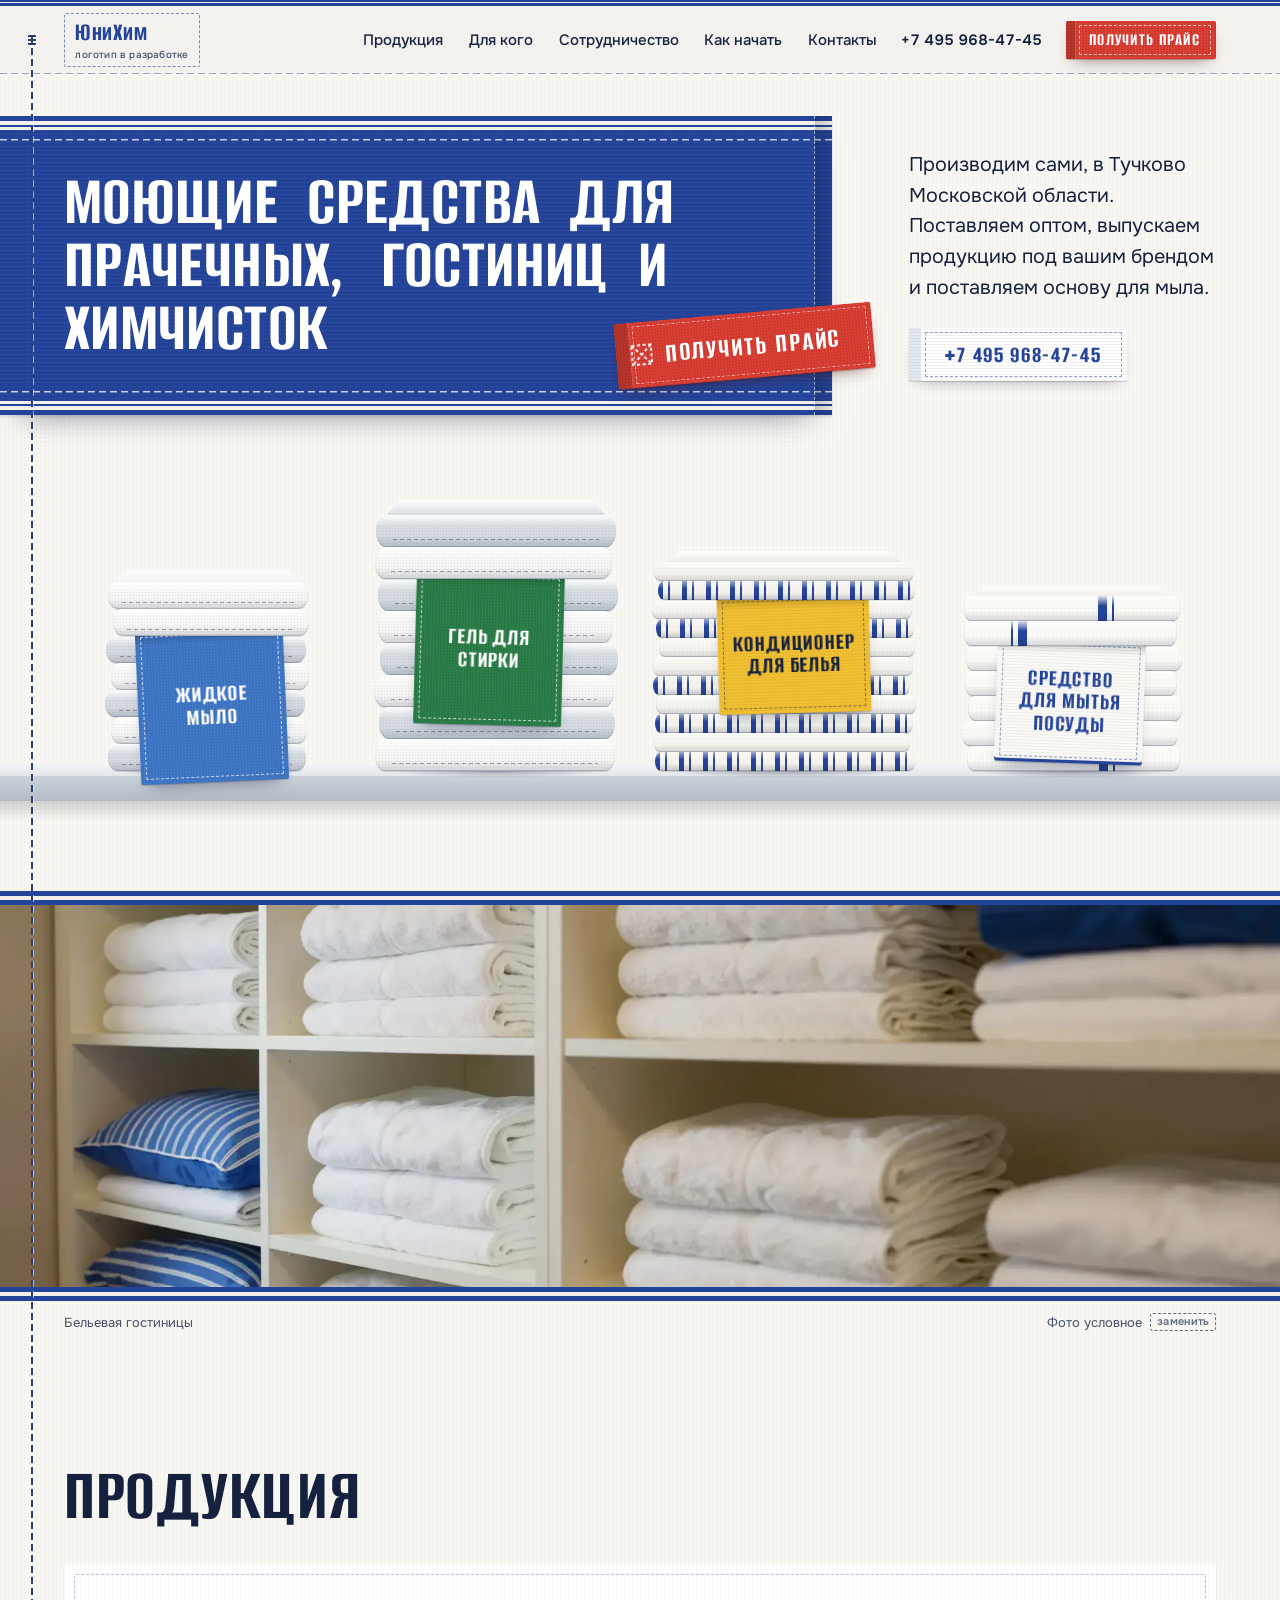
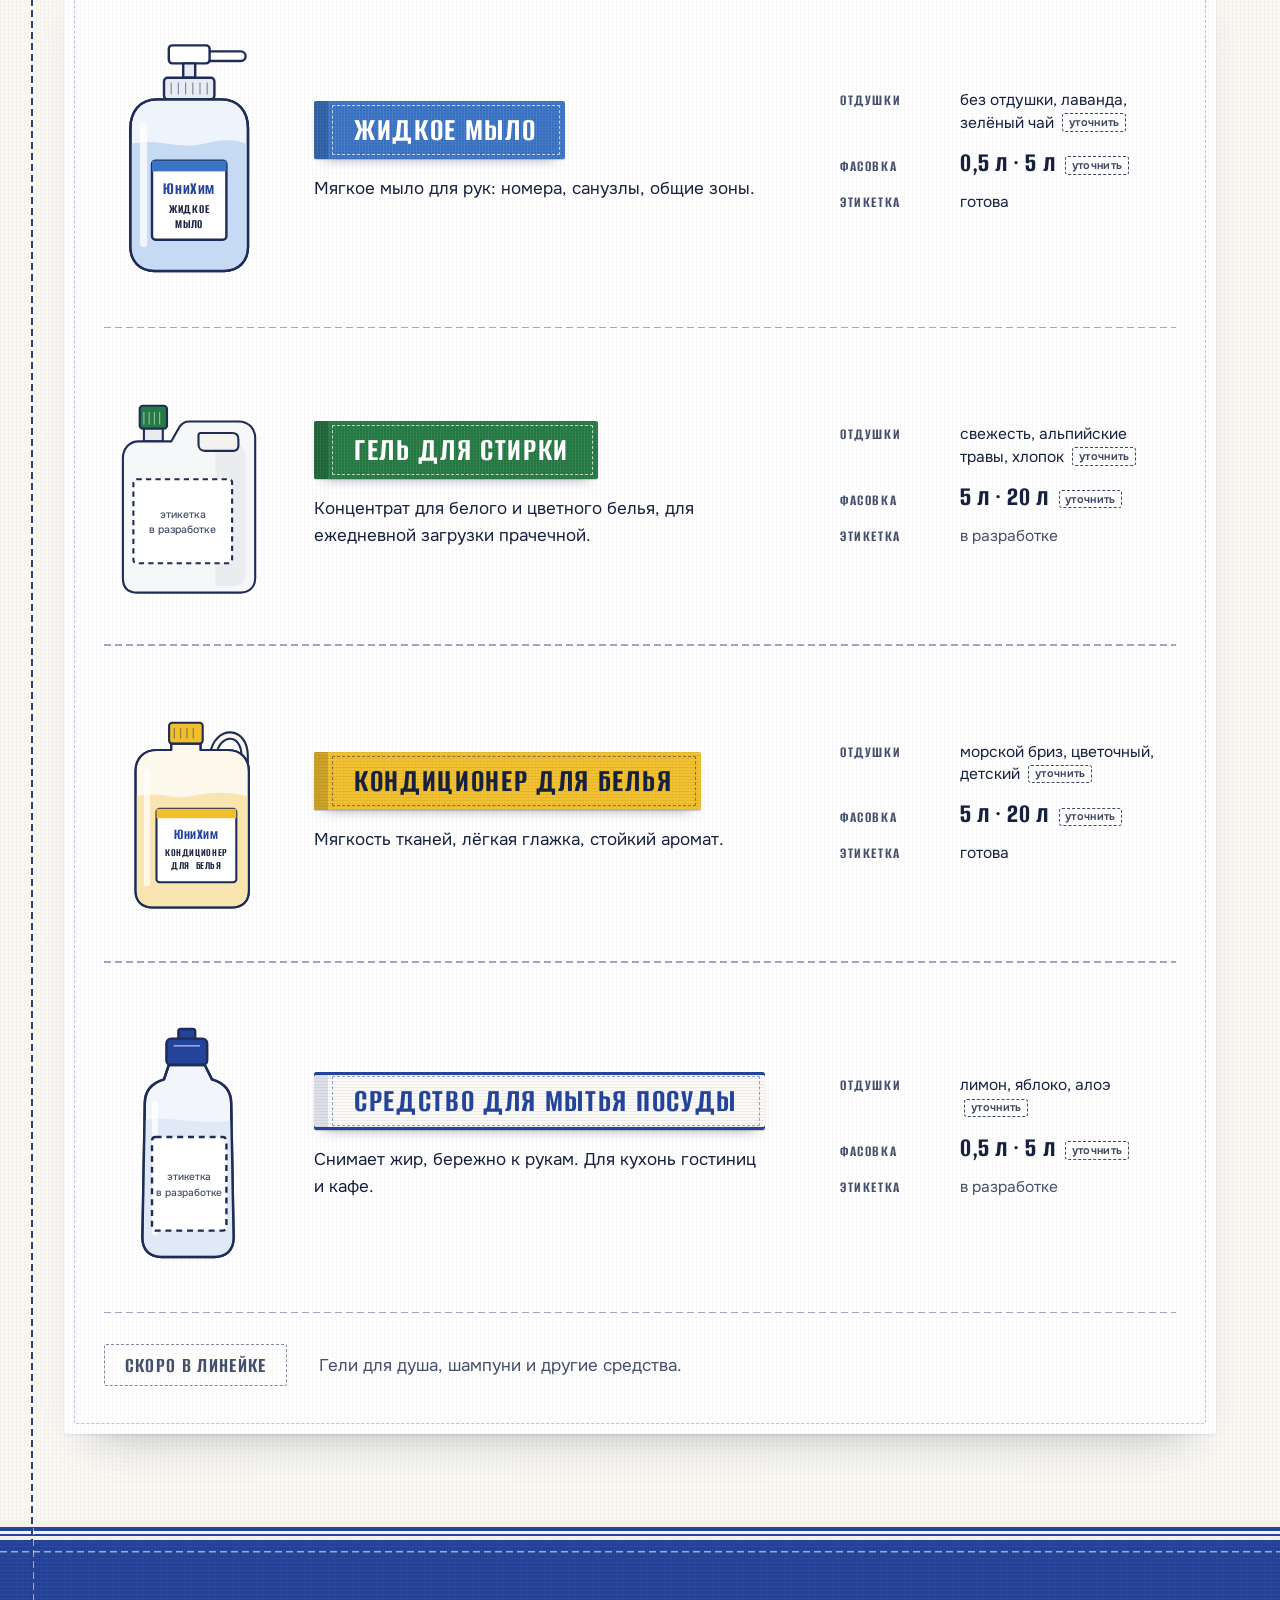
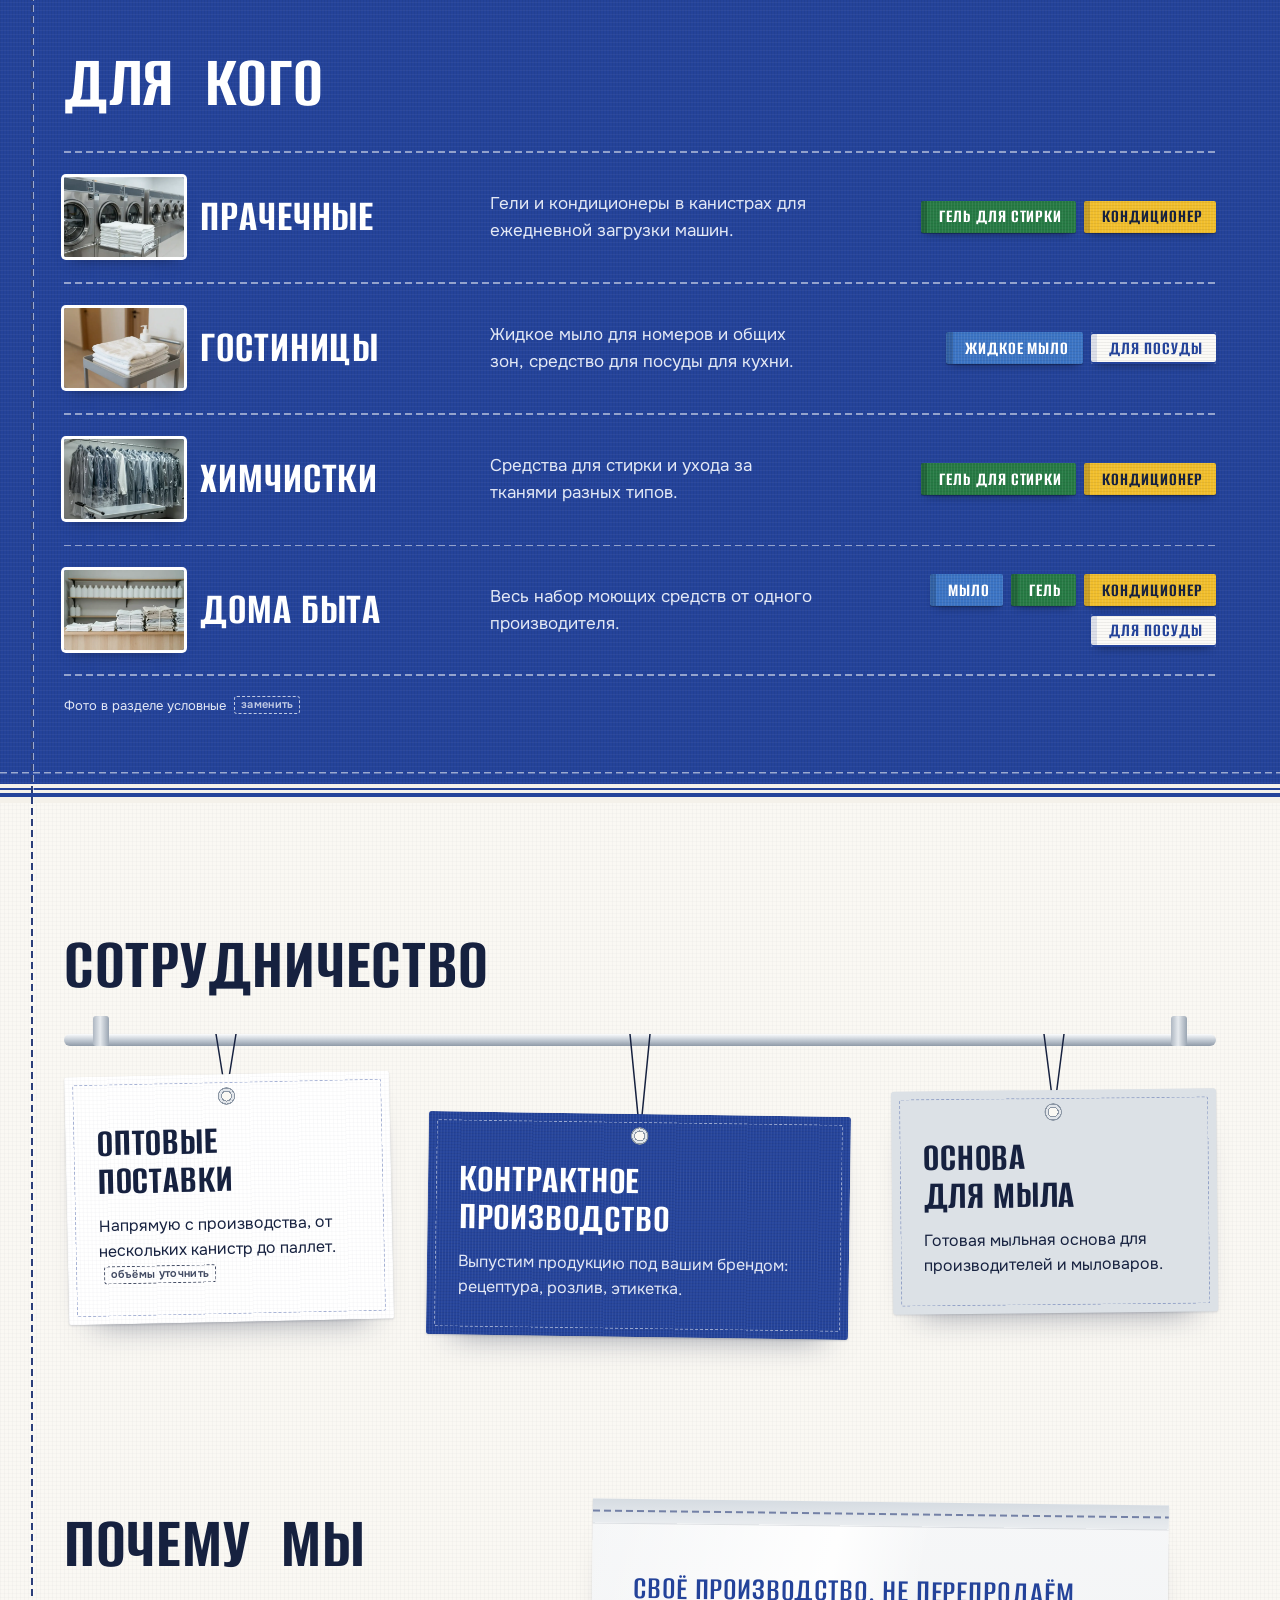
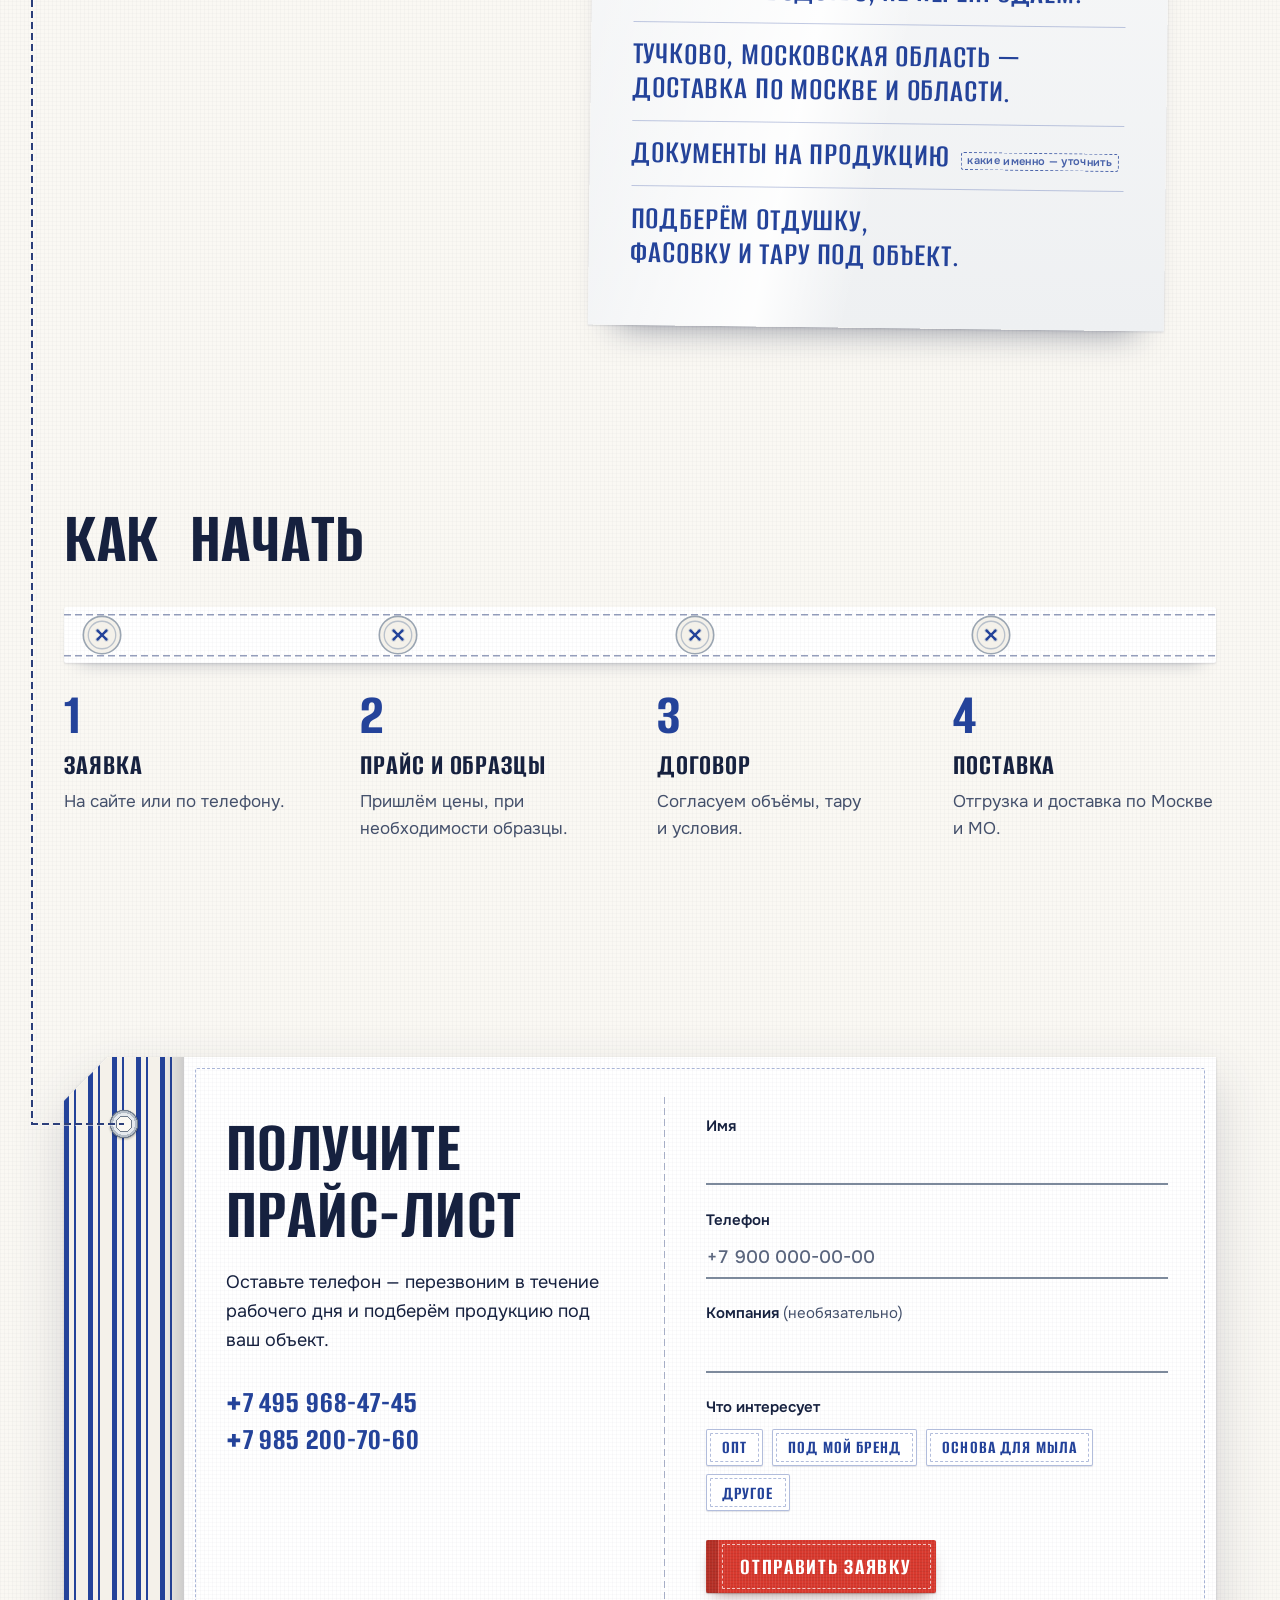
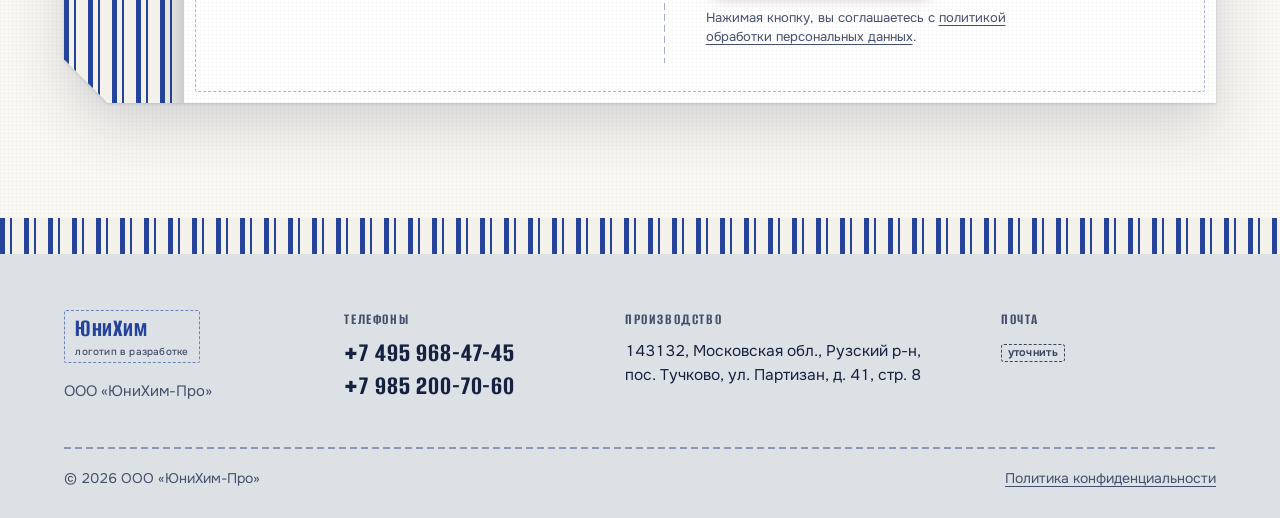
<file: docs/belevaya.html>
<!doctype html>
<html lang="ru">
<head>
<meta charset="utf-8">
<meta name="viewport" content="width=device-width, initial-scale=1">
<title>ЮниХим — моющие средства для прачечных, гостиниц и химчисток</title>
<meta name="description" content="Производим моющие средства в Тучково, Московская область. Опт, контрактное производство под вашим брендом, основа для мыла.">
<meta name="theme-color" content="#24439A">
<link rel="preconnect" href="https://fonts.googleapis.com">
<link rel="preconnect" href="https://fonts.gstatic.com" crossorigin>
<link href="https://fonts.googleapis.com/css2?family=Alumni+Sans:wght@500;600;700;800&family=Onest:wght@400;500;600&display=swap" rel="stylesheet">
<style>
:root{
  --cotton:#FAF8F3;
  --white:#FFFFFF;
  --ink:#16213F;
  --ink-2:#44506B;
  --tick:#24439A;
  --tick-deep:#1B3378;
  --ticking-white:#F4F1EA;
  --towel:#DCE1E6;
  --towel-lt:#EDF0F3;
  --towel-dk:#C3CAD3;
  --red:#D8392E;
  --red-deep:#B42A21;
  --yellow:#F1BE2C;
  --green:#267A44;
  --blue:#3B74C4;
  --thread:#2C3F7A;
  --err:#A8261D;
  --line:#7D8A9C;

  --g:clamp(1rem, 5vw, 4rem);
  --maxw:75rem;
  --ease:cubic-bezier(.19,1,.22,1);

  --weave:
    repeating-linear-gradient(90deg, rgba(255,255,255,.07) 0 1px, transparent 1px 3px),
    repeating-linear-gradient(0deg, rgba(0,0,0,.06) 0 1px, transparent 1px 3px);
  --linen:
    repeating-linear-gradient(90deg, rgba(22,33,63,.022) 0 1px, transparent 1px 4px),
    repeating-linear-gradient(0deg, rgba(22,33,63,.018) 0 1px, transparent 1px 4px);
  --terry:
    radial-gradient(circle at 50% 50%, rgba(22,33,63,.10) 0 .7px, transparent 1.15px) 0 0/3px 3px,
    radial-gradient(circle at 50% 50%, rgba(22,33,63,.06) 0 .7px, transparent 1.15px) 1.5px 1.5px/3px 3px;
  --ticking:
    repeating-linear-gradient(90deg, var(--tick) 0 5px, var(--ticking-white) 5px 10px, var(--tick) 10px 12px, var(--ticking-white) 12px 24px);
}

*,*::before,*::after{box-sizing:border-box}
html{
  -webkit-text-size-adjust:100%;
  scroll-behavior:smooth;
  scroll-padding-top:5.5rem;
  scrollbar-color:var(--tick) var(--towel-lt);
}
@media (prefers-reduced-motion:reduce){html{scroll-behavior:auto}}
body{
  margin:0;
  position:relative;
  overflow-x:clip;
  background-color:var(--cotton);
  background-image:var(--linen);
  color:var(--ink);
  font:400 1.0625rem/1.6 "Onest", sans-serif;
  font-variant-numeric:tabular-nums lining-nums;
  -webkit-font-smoothing:antialiased;
  text-rendering:optimizeLegibility;
}
::selection{background:var(--tick);color:#fff}
::-webkit-scrollbar{width:12px;height:12px}
::-webkit-scrollbar-track{background:var(--towel-lt)}
::-webkit-scrollbar-thumb{background:var(--tick);border:3px solid var(--towel-lt);border-radius:6px}
::-webkit-scrollbar-thumb:hover{background:var(--tick-deep)}
input,textarea{caret-color:var(--red)}
:focus{outline:none}
:focus-visible{outline:2px solid var(--tick);outline-offset:3px;border-radius:2px}
a{color:inherit;text-decoration-thickness:1px;text-underline-offset:.22em}
img,svg{display:block;max-width:100%}
h1,h2,h3,p,ul,ol,dl,dd,figure{margin:0}
ul,ol{padding:0;list-style:none}
p{text-wrap:pretty}

.wrap{width:min(100% - 2 * var(--g), var(--maxw));margin-inline:auto}
.vh{position:absolute!important;width:1px;height:1px;margin:-1px;overflow:hidden;clip:rect(0 0 0 0);white-space:nowrap;border:0}

.display,.section-title{
  font-family:"Alumni Sans", sans-serif;
  font-weight:700;
  text-transform:uppercase;
  line-height:.9;
  letter-spacing:.01em;
  word-spacing:-.03em;
  text-wrap:balance;
}
.section{padding-block:clamp(5.5rem, 4rem + 5vw, 8.5rem) clamp(4rem, 3rem + 3vw, 6rem)}
.section-title{font-size:clamp(3rem, 2.1rem + 3.2vw, 5rem);color:var(--ink);margin-bottom:clamp(1.75rem, 1.4rem + 1vw, 2.5rem)}

.tbd{
  display:inline-block;
  margin-left:.4em;
  padding:.22em .5em .26em;
  border:1px dashed currentColor;
  border-radius:3px;
  font:600 .6875rem/1 "Onest", sans-serif;
  letter-spacing:.03em;
  text-transform:lowercase;
  vertical-align:.18em;
  white-space:nowrap;
  opacity:.82;
}

/* tag buttons */
.tagbtn{
  position:relative;
  display:inline-flex;
  align-items:center;
  justify-content:center;
  gap:.5em;
  padding:.62em 1.05em .6em 1.45em;
  border:0;
  border-radius:2px;
  background-color:var(--red);
  background-image:var(--weave);
  color:#fff;
  font:700 1.25rem/1 "Alumni Sans", sans-serif;
  letter-spacing:.07em;
  text-transform:uppercase;
  text-decoration:none;
  white-space:nowrap;
  cursor:pointer;
  box-shadow:0 1px 1px rgba(70,16,10,.25), 0 8px 16px -8px rgba(70,16,10,.55);
  transition:background-color .25s var(--ease), box-shadow .25s var(--ease);
}
.tagbtn::before{
  content:"";
  position:absolute;
  top:0;bottom:0;left:0;
  width:.5em;
  background:rgba(0,0,0,.16);
  box-shadow:1px 0 0 rgba(255,255,255,.14);
}
.tagbtn::after{
  content:"";
  position:absolute;
  inset:4px 5px 4px calc(.5em + 4px);
  border:1.25px dashed rgba(255,255,255,.7);
  border-radius:1px;
  pointer-events:none;
}
.tagbtn:hover{background-color:var(--red-deep)}
.tagbtn:active{box-shadow:0 1px 1px rgba(70,16,10,.3), 0 3px 6px -3px rgba(70,16,10,.5)}
.tagbtn:focus-visible{outline:2px solid var(--tick);outline-offset:4px}
.tagbtn--sm{font-size:1.125rem;padding:.55em .9em .52em 1.3em}
.tagbtn--ghost{
  background-color:#fff;
  color:var(--tick);
  box-shadow:0 1px 1px rgba(22,33,63,.18), 0 8px 16px -10px rgba(22,33,63,.45);
}
.tagbtn--ghost::before{background:rgba(36,67,154,.12);box-shadow:none}
.tagbtn--ghost::after{border-color:rgba(36,67,154,.5)}
.tagbtn--ghost:hover{background-color:var(--towel-lt)}

/* header */
.masthead{
  position:relative;
  z-index:40;
  background:rgba(244,242,238,.97);
}
.masthead::before{
  content:"";
  display:block;
  height:6px;
  background:linear-gradient(to bottom, var(--tick) 0 2px, var(--ticking-white) 2px 3.5px, var(--tick) 3.5px 6px);
}
.masthead::after{
  content:"";
  position:absolute;
  left:0;right:0;bottom:0;
  height:1.5px;
  color:var(--thread);
  background:repeating-linear-gradient(90deg, currentColor 0 7px, transparent 7px 11px);
  opacity:.45;
}
.masthead__row{display:flex;align-items:center;gap:1.5rem;min-height:4.25rem}
.logo{
  display:inline-flex;
  flex-direction:column;
  padding:.32rem .65rem .36rem;
  border:1px dashed rgba(36,67,154,.6);
  border-radius:2px;
  text-decoration:none;
  line-height:1;
  flex:none;
}
.logo__mark{font:700 1.625rem/1 "Alumni Sans", sans-serif;letter-spacing:.02em;color:var(--tick)}
.logo__note{margin-top:.2rem;font:500 .625rem/1.1 "Onest", sans-serif;color:var(--ink-2);letter-spacing:.02em}
.mainnav{margin-left:auto}
.mainnav ul{display:flex;gap:1.6rem}
.mainnav a{
  position:relative;
  display:block;
  padding:.5rem 0;
  font-weight:500;
  font-size:.9375rem;
  text-decoration:none;
  white-space:nowrap;
  color:var(--ink);
  transition:color .2s var(--ease);
}
.mainnav a::after{
  content:"";
  position:absolute;
  left:0;right:0;bottom:.15rem;
  height:3px;
  border-radius:1px;
  background:var(--red);
  transform:scaleX(0);
  transform-origin:left;
}
.mainnav a:hover{color:var(--tick)}
.mainnav a[aria-current="true"]::after{transform:scaleX(1)}
.masthead__phone{font-weight:600;font-size:.9375rem;text-decoration:none;white-space:nowrap}
.masthead__phone:hover{color:var(--tick)}

@media (min-width:62rem){
  .masthead{position:sticky;top:0}
}

/* hero */
.hero{container-type:inline-size;padding-top:clamp(1.75rem, 1rem + 2vw, 2.75rem)}
.hero__head{
  display:grid;
  grid-template-columns:minmax(0, 65fr) minmax(0, 35fr);
  align-items:center;
}
.ribbon{
  position:relative;
  padding:3.4rem 2.5rem 3.5rem max(var(--g), (100cqw - var(--maxw)) / 2);
  background:
    repeating-linear-gradient(90deg, rgba(255,255,255,.75) 0 7px, transparent 7px 11px) 0 23px/100% 1.5px no-repeat,
    repeating-linear-gradient(90deg, rgba(255,255,255,.75) 0 7px, transparent 7px 11px) 0 calc(100% - 23px)/100% 1.5px no-repeat,
    linear-gradient(to bottom, var(--tick) 0 5px, var(--ticking-white) 5px 9px, var(--tick) 9px 11px, var(--ticking-white) 11px 14px, transparent 14px) top/100% 14px no-repeat,
    linear-gradient(to top, var(--tick) 0 5px, var(--ticking-white) 5px 9px, var(--tick) 9px 11px, var(--ticking-white) 11px 14px, transparent 14px) bottom/100% 14px no-repeat,
    repeating-linear-gradient(0deg, rgba(255,255,255,.045) 0 1px, transparent 1px 4px),
    repeating-linear-gradient(90deg, rgba(0,0,0,.05) 0 1px, transparent 1px 3px),
    var(--tick);
  box-shadow:0 2px 2px rgba(22,33,63,.12), 0 22px 30px -24px rgba(22,33,63,.55);
}
.ribbon::after{
  content:"";
  position:absolute;
  top:0;bottom:0;right:0;
  width:1.1rem;
  background:linear-gradient(90deg, rgba(0,0,0,.18), rgba(0,0,0,.05));
  border-left:1.5px dashed rgba(255,255,255,.6);
}
.ribbon__title{
  font-size:clamp(2.6rem, 5.6vw, 5.5rem);
  color:#fff;
  line-height:.88;
  letter-spacing:.005em;
  word-spacing:-.03em;
  text-wrap:wrap;
}
.ribbon__title .cm{margin-left:-.14em}
.tagbtn--pinned{
  position:absolute;
  z-index:2;
  right:-2.6rem;
  bottom:1.6rem;
  font-size:1.75rem;
  padding:.7em 1.15em .66em 1.75em;
  transform:rotate(-5deg);
  transform-origin:left center;
}
.tagbtn--pinned .tack{
  position:absolute;
  left:.5em;
  top:50%;
  width:.85em;height:.85em;
  transform:translateY(-50%);
  color:rgba(255,255,255,.85);
}
.hero__lede{
  padding:2rem max(var(--g), (100cqw - var(--maxw)) / 2) 2rem clamp(4.5rem, 6vw, 6.5rem);
}
.hero__lede p{font-size:clamp(1.0625rem, 1rem + .3vw, 1.25rem);line-height:1.55;max-width:34ch;color:var(--ink)}
.hero__lede .tagbtn{margin-top:1.5rem;font-size:1.5rem}

/* shelf */
.shelf{
  --row:22.75rem;
  --board:2.4rem;
  --shade:1.25rem;
  --below:0px;
  --k:1;
  --R:calc(var(--row) - var(--below));
  margin-top:clamp(1.5rem, 1rem + 2vw, 2.75rem);
  background:
    linear-gradient(to bottom,
      transparent 0,
      transparent calc(var(--R) - var(--board) - var(--shade)),
      #F5F6F7 calc(var(--R) - var(--board) - var(--shade)),
      #E3E7EB calc(var(--R) - var(--shade) - var(--board) + 13px),
      #CDD3DA calc(var(--R) - var(--shade) - var(--board) + 13px),
      #C9D0D8 calc(var(--R) - var(--shade) - var(--board) + 15px),
      #B4BDC7 calc(var(--R) - var(--shade) - 1px),
      #98A2AF calc(var(--R) - var(--shade) - 1px),
      rgba(22,33,63,.18) calc(var(--R) - var(--shade)),
      rgba(22,33,63,0) var(--R),
      transparent var(--R)
    ) 0 0/100% var(--row) repeat-y;
}
.shelf__row{
  display:grid;
  grid-template-columns:repeat(4, minmax(0,1fr));
  grid-auto-rows:var(--row);
}
.shelf__cell{
  display:flex;
  align-items:flex-end;
  justify-content:center;
  padding-bottom:calc(var(--board) + var(--shade) + var(--below) - 9px);
}

.stack{
  position:relative;
  display:block;
  width:min(calc(var(--w) * var(--k)), 100%);
  padding:0;
  border:0;
  background:none;
  color:inherit;
  font:inherit;
  text-align:inherit;
  cursor:pointer;
  -webkit-tap-highlight-color:transparent;
}
.stack:focus-visible{outline:2px solid var(--tick);outline-offset:8px;border-radius:6px}
.stack__body{
  position:relative;
  z-index:1;
  display:flex;
  flex-direction:column;
  transition:transform .75s var(--ease);
}
.stack__shadow{
  position:absolute;
  left:4%;right:4%;bottom:-7px;
  height:16px;
  background:radial-gradient(closest-side, rgba(22,33,63,.38), rgba(22,33,63,0));
  transition:transform .75s var(--ease), opacity .75s var(--ease);
}
.stack__top{
  display:block;
  position:relative;
  z-index:3;
  height:calc(var(--th, 14) * 1px * var(--k));
  margin-bottom:-1px;
  background:linear-gradient(to bottom, #FFFFFF, var(--top, #EEF0F1));
  clip-path:polygon(4% 100%, 96% 100%, 90% 0, 10% 0);
}
.fold{
  display:block;
  position:relative;
  z-index:1;
  height:calc(var(--h) * 1px * var(--k));
  width:calc(100% - var(--in, 0) * 1px);
  margin-inline:auto;
  transform:translateX(calc(var(--x, 0) * 1px));
  border-radius:10px / 50%;
  box-shadow:inset 0 -1px 0 rgba(22,33,63,.2), 0 1px 0 rgba(22,33,63,.12);
}
.fold--over{z-index:3}
.f-towel,.f-grey{
  background:
    linear-gradient(to bottom, rgba(255,255,255,.95), rgba(255,255,255,0) 38%, rgba(22,33,63,0) 62%, rgba(22,33,63,.17)),
    var(--terry),
    var(--c, #FDFDFB);
}
.f-grey{--c:#DCE1E6}
.f-towel::after,.f-grey::after{
  content:"";
  position:absolute;
  left:7%;right:7%;
  bottom:24%;
  height:1px;
  background:repeating-linear-gradient(90deg, rgba(22,33,63,.38) 0 4px, transparent 4px 7px);
}
.f-sheet{
  border-radius:6px / 50%;
  background:
    linear-gradient(to bottom, rgba(255,255,255,.85), rgba(255,255,255,0) 40%, rgba(22,33,63,0) 60%, rgba(22,33,63,.16)),
    var(--linen),
    #F7F5EF;
}
.f-tick{
  border-radius:6px / 50%;
  background:
    linear-gradient(to bottom, rgba(255,255,255,.55), rgba(255,255,255,0) 40%, rgba(22,33,63,0) 60%, rgba(22,33,63,.22)),
    var(--ticking);
}
.f-tea{
  border-radius:7px / 50%;
  background:
    linear-gradient(to bottom, rgba(255,255,255,.85), rgba(255,255,255,0) 40%, rgba(22,33,63,0) 60%, rgba(22,33,63,.16)),
    linear-gradient(90deg, transparent 62%, var(--tick) 62% 66%, transparent 66% 68.5%, var(--tick) 68.5% 69.5%, transparent 69.5%),
    var(--linen),
    #FBFAF6;
}
.f-tea.is-flip{
  background:
    linear-gradient(to bottom, rgba(255,255,255,.85), rgba(255,255,255,0) 40%, rgba(22,33,63,0) 60%, rgba(22,33,63,.16)),
    linear-gradient(90deg, transparent 22%, var(--tick) 22% 23%, transparent 23% 25.5%, var(--tick) 25.5% 29.5%, transparent 29.5%),
    var(--linen),
    #FBFAF6;
}

.hangtag{
  position:absolute;
  z-index:2;
  left:var(--tx, 50%);
  top:calc(var(--ty) * 1px * var(--k));
  width:var(--tw, 9.25rem);
  transform:translateX(-50%) rotate(var(--tr, -2deg));
  perspective:800px;
}
.hangtag__inner{
  display:grid;
  transform-style:preserve-3d;
  transition:transform .8s var(--ease);
}
.hangtag__face{
  grid-area:1/1;
  position:relative;
  display:flex;
  flex-direction:column;
  justify-content:center;
  padding:.85rem .8rem .8rem;
  border-radius:2px;
  -webkit-backface-visibility:hidden;
  backface-visibility:hidden;
  box-shadow:0 1px 1px rgba(22,33,63,.2), 0 10px 16px -10px rgba(22,33,63,.5);
}
.hangtag__face::after{
  content:"";
  position:absolute;
  inset:5px;
  border:1.25px dashed var(--stitch, rgba(255,255,255,.7));
  border-radius:1px;
  pointer-events:none;
  transition:border-color .3s var(--ease);
}
.hangtag__front{
  align-items:center;
  text-align:center;
  background-color:var(--tag);
  background-image:linear-gradient(to bottom, rgba(0,0,0,.22), rgba(0,0,0,0) 14px), var(--weave);
  color:var(--tag-ink, #fff);
}
.hangtag__name{
  font:700 1.5rem/.95 "Alumni Sans", sans-serif;
  text-transform:uppercase;
  letter-spacing:.04em;
  text-wrap:balance;
}
.hangtag__back{
  --stitch:color-mix(in srgb, var(--tag) 75%, #16213F);
  transform:rotateY(180deg);
  gap:.15rem;
  padding:.75rem .75rem .7rem;
  background-color:#FBFAF6;
  background-image:linear-gradient(to bottom, rgba(0,0,0,.12), rgba(0,0,0,0) 12px), var(--linen);
  box-shadow:inset 0 3px 0 var(--tag), inset 0 -3px 0 var(--tag), 0 1px 1px rgba(22,33,63,.2), 0 10px 16px -10px rgba(22,33,63,.5);
  color:var(--ink);
  font-size:.75rem;
  line-height:1.25;
}
.tb__k{font:700 .875rem/1 "Alumni Sans", sans-serif;letter-spacing:.09em;text-transform:uppercase;color:var(--ink-2)}
.tb__k + .tb__v{margin-bottom:.3rem}
.tb__vol{font:700 1.25rem/1 "Alumni Sans", sans-serif;letter-spacing:.02em}
.hangtag__back .tbd{margin-left:.35em;font-size:.625rem;vertical-align:.2em;letter-spacing:.02em}

.stack[aria-pressed="true"] .stack__body,
.stack:focus-visible .stack__body{transform:translateY(calc(-20px * var(--k)))}
.stack[aria-pressed="true"] .stack__shadow,
.stack:focus-visible .stack__shadow{transform:scale(1.14, 1.5);opacity:.5}
.stack[aria-pressed="true"] .hangtag__inner,
.stack:focus-visible .hangtag__inner{transform:rotateY(180deg)}
.stack[aria-pressed="true"] .hangtag__back{--stitch:var(--red)}
@media (hover:hover) and (pointer:fine){
  .stack:hover .stack__body{transform:translateY(calc(-20px * var(--k)))}
  .stack:hover .stack__shadow{transform:scale(1.14, 1.5);opacity:.5}
  .stack:hover .hangtag__inner{transform:rotateY(180deg)}
}

/* products */
.products__head{display:flex;flex-wrap:wrap;align-items:baseline;justify-content:space-between;gap:.5rem 2rem}
.sheet{
  position:relative;
  padding:.75rem clamp(1.25rem, .5rem + 2.5vw, 3rem);
  background-color:#fff;
  background-image:var(--linen);
  border-radius:3px;
  box-shadow:0 1px 2px rgba(22,33,63,.10), 0 26px 44px -30px rgba(22,33,63,.35);
}
.sheet::before{
  content:"";
  position:absolute;
  inset:10px;
  border:1.25px dashed rgba(36,67,154,.32);
  border-radius:2px;
  pointer-events:none;
}
.item{
  position:relative;
  display:grid;
  grid-template-columns:10.5rem minmax(0,1fr) minmax(0, 21rem);
  gap:clamp(1.5rem, 1rem + 2vw, 3.5rem);
  align-items:center;
  padding-block:clamp(2rem, 1.5rem + 1.5vw, 2.75rem);
}
.item + .item::before,
.sheet__soon::before{
  content:"";
  position:absolute;
  top:0;left:0;right:0;
  height:1.5px;
  background:repeating-linear-gradient(90deg, rgba(44,63,122,.45) 0 7px, transparent 7px 11px);
}
.item__object{display:flex;justify-content:center;align-items:flex-end}
.item__object svg{width:100%;height:auto;max-width:10.5rem}
.item__tag{
  position:relative;
  display:inline-block;
  margin-bottom:1rem;
  padding:.38em .85em .34em 1.2em;
  background-color:var(--tag);
  background-image:var(--weave);
  color:var(--tag-ink, #fff);
  font:700 clamp(1.6rem, 1.3rem + 1vw, 2.15rem)/1 "Alumni Sans", sans-serif;
  letter-spacing:.05em;
  text-transform:uppercase;
  border-radius:2px;
  box-shadow:0 1px 1px rgba(22,33,63,.2), 0 8px 14px -10px rgba(22,33,63,.5);
}
.item__tag::before{
  content:"";
  position:absolute;
  top:0;bottom:0;left:0;
  width:.42em;
  background:rgba(0,0,0,.16);
}
.item__tag::after{
  content:"";
  position:absolute;
  inset:4px 5px 4px calc(.42em + 4px);
  border:1.25px dashed var(--stitch, rgba(255,255,255,.7));
  border-radius:1px;
}
.item__main p{max-width:44ch;font-size:1.0625rem}
.is-white{
  --tag:#FBFAF6;
  --tag-ink:var(--tick);
  --stitch:rgba(36,67,154,.5);
}
.item__tag.is-white{box-shadow:inset 0 3px 0 var(--tick), inset 0 -3px 0 var(--tick), 0 1px 1px rgba(22,33,63,.2), 0 8px 14px -10px rgba(22,33,63,.5)}
.item__tag.is-white::before{background:rgba(36,67,154,.14)}
.is-yellow{--tag:var(--yellow);--tag-ink:var(--ink);--stitch:rgba(22,33,63,.5)}
.spec{display:grid;gap:.9rem}
.spec > div{display:grid;grid-template-columns:6.5rem minmax(0,1fr);gap:1rem;align-items:baseline}
.spec dt{font:700 1rem/1.2 "Alumni Sans", sans-serif;letter-spacing:.1em;text-transform:uppercase;color:var(--ink-2)}
.spec dd{font-size:.9688rem;line-height:1.45}
.spec .vol{font:700 1.75rem/1 "Alumni Sans", sans-serif;letter-spacing:.02em;color:var(--ink)}
.spec .vol .tbd{font-family:"Onest", sans-serif;letter-spacing:.03em}
.status-pending{color:var(--ink-2)}
.sheet__soon{
  position:relative;
  display:flex;
  flex-wrap:wrap;
  align-items:center;
  gap:1rem 2rem;
  padding-block:2rem 2.25rem;
}
.soon-tag{
  display:inline-block;
  padding:.45em .9em .4em;
  border:1.5px dashed var(--line);
  border-radius:2px;
  font:700 1.375rem/1 "Alumni Sans", sans-serif;
  letter-spacing:.06em;
  text-transform:uppercase;
  color:var(--ink-2);
}
.sheet__soon p{color:var(--ink-2)}

/* for whom */
.band{
  position:relative;
  color:#fff;
  background:
    repeating-linear-gradient(90deg, rgba(255,255,255,.55) 0 7px, transparent 7px 11px) 0 30px/100% 1.5px no-repeat,
    repeating-linear-gradient(90deg, rgba(255,255,255,.55) 0 7px, transparent 7px 11px) 0 calc(100% - 30px)/100% 1.5px no-repeat,
    linear-gradient(to bottom, var(--ticking-white) 0 6px, var(--tick) 6px 10px, var(--ticking-white) 10px 13px, var(--tick) 13px 15px, var(--ticking-white) 15px 19px, transparent 19px) top/100% 19px no-repeat,
    linear-gradient(to top, var(--ticking-white) 0 6px, var(--tick) 6px 10px, var(--ticking-white) 10px 13px, var(--tick) 13px 15px, var(--ticking-white) 15px 19px, transparent 19px) bottom/100% 19px no-repeat,
    repeating-linear-gradient(0deg, rgba(255,255,255,.04) 0 1px, transparent 1px 4px),
    repeating-linear-gradient(90deg, rgba(0,0,0,.05) 0 1px, transparent 1px 3px),
    var(--tick);
}
.band .section-title{color:#fff}
.band :focus-visible{outline-color:#fff}
.who__row{
  position:relative;
  display:grid;
  grid-template-columns:minmax(0, 17rem) minmax(0, 1fr) minmax(0, 24rem);
  gap:1rem clamp(1.5rem, 1rem + 2vw, 3rem);
  align-items:center;
  padding-block:1.6rem;
}
.who__row::before{
  content:"";
  position:absolute;
  top:0;left:0;right:0;
  height:1.5px;
  background:repeating-linear-gradient(90deg, rgba(255,255,255,.5) 0 7px, transparent 7px 11px);
}
.who__row:last-child::after{
  content:"";
  position:absolute;
  bottom:0;left:0;right:0;
  height:1.5px;
  background:repeating-linear-gradient(90deg, rgba(255,255,255,.5) 0 7px, transparent 7px 11px);
}
.who__name{font:700 clamp(2.1rem, 1.6rem + 1.6vw, 3.1rem)/.95 "Alumni Sans", sans-serif;text-transform:uppercase;letter-spacing:.02em}
.who__row p{color:#E3E8F5;max-width:40ch}
.mini-tags{display:flex;flex-wrap:wrap;gap:.5rem;justify-content:flex-end}
.mini-tag{
  position:relative;
  padding:.36em .7em .32em .95em;
  background-color:var(--tag);
  background-image:var(--weave);
  color:var(--tag-ink, #fff);
  font:700 1.2rem/1 "Alumni Sans", sans-serif;
  letter-spacing:.05em;
  text-transform:uppercase;
  border-radius:2px;
  box-shadow:0 1px 1px rgba(0,0,0,.25), 0 6px 10px -6px rgba(0,0,0,.45);
}
.mini-tag::before{
  content:"";
  position:absolute;
  top:0;bottom:0;left:0;
  width:.35em;
  background:rgba(0,0,0,.16);
}
.mini-tag.is-white{box-shadow:inset 0 2px 0 var(--tick), inset 0 -2px 0 var(--tick), 0 6px 10px -6px rgba(0,0,0,.45)}
.mini-tag.is-white::before{background:rgba(36,67,154,.14)}

/* cooperation */
.rail{
  position:relative;
  height:12px;
  margin-top:.5rem;
  border-radius:6px;
  background:linear-gradient(to bottom, #FBFCFD, #C3CBD4 50%, #8F9AA7);
  box-shadow:0 7px 10px -7px rgba(22,33,63,.5);
}
.rail::before,.rail::after{
  content:"";
  position:absolute;
  top:-18px;
  width:16px;height:30px;
  border-radius:3px;
  background:linear-gradient(90deg, #AEB7C2, #E6EAEE 45%, #9AA5B2);
}
.rail::before{left:2.5%}
.rail::after{right:2.5%}
.coop__list{
  display:grid;
  grid-template-columns:minmax(0, 1fr) minmax(0, 1.3fr) minmax(0, 1fr);
  gap:clamp(1.25rem, .5rem + 2.5vw, 3rem);
  align-items:start;
}
.hanger{position:relative;padding-top:var(--drop)}
.hanger__cord{
  position:absolute;
  left:50%;
  top:-12px;
  width:34px;
  height:calc(var(--drop) + 12px + 22px);
  transform:translateX(-50%);
  overflow:visible;
  color:var(--ink);
}
.label{
  position:relative;
  padding:3rem clamp(1.4rem, 1rem + 1.2vw, 2.25rem) 2.25rem;
  border-radius:3px;
  transform:rotate(var(--rot, 0deg));
  transform-origin:50% 0;
  background-color:var(--bg, #fff);
  background-image:var(--linen);
  color:var(--fg, var(--ink));
  box-shadow:0 1px 2px rgba(22,33,63,.14), 0 22px 34px -26px rgba(22,33,63,.55);
}
.label::before{
  content:"";
  position:absolute;
  top:13px;left:50%;
  width:18px;height:18px;
  transform:translateX(-50%);
  border-radius:50%;
  background:radial-gradient(circle, var(--cotton) 0 4.5px, #8B96A4 4.5px 5.5px, #E1E5EA 5.5px 7.5px, #8B96A4 7.5px 8.5px, transparent 9px);
}
.label::after{
  content:"";
  position:absolute;
  inset:8px;
  border:1.25px dashed var(--lstitch, rgba(36,67,154,.4));
  border-radius:2px;
  pointer-events:none;
}
.label--tick{
  --bg:var(--tick);
  --fg:#fff;
  --lstitch:rgba(255,255,255,.55);
  background-image:var(--weave);
}
.label--towel{--bg:var(--towel);background-image:var(--terry)}
.label h3{
  font:700 clamp(2rem, 1.6rem + 1.2vw, 2.6rem)/.92 "Alumni Sans", sans-serif;
  letter-spacing:.02em;
  text-transform:uppercase;
  margin-bottom:.9rem;
  text-wrap:balance;
}
.label p{font-size:1rem;line-height:1.55}
.label--tick p{color:#E3E8F5}

/* why */
.why{padding-block:clamp(3.5rem, 2.5rem + 3vw, 5.5rem) clamp(2rem, 1.5rem + 2vw, 3.5rem)}
.why__grid{
  display:grid;
  grid-template-columns:minmax(0, 1fr) minmax(0, 1.35fr);
  gap:2rem clamp(2rem, 1rem + 4vw, 5rem);
  align-items:start;
}
.why__aside{padding-top:.5rem}
.carelabel{
  position:relative;
  width:min(100%, 36rem);
  padding:3.6rem clamp(1.5rem, 1rem + 2vw, 2.9rem) 2.5rem;
  transform:rotate(.7deg);
  transform-origin:50% 0;
  color:var(--tick);
  background:
    linear-gradient(102deg, rgba(255,255,255,0) 0%, rgba(255,255,255,.9) 38%, rgba(255,255,255,0) 52%),
    linear-gradient(to bottom, #F6F7F8, #EEF0F2);
  box-shadow:0 1px 2px rgba(22,33,63,.12), 0 26px 36px -28px rgba(22,33,63,.55);
}
.carelabel::before{
  content:"";
  position:absolute;
  top:0;left:0;right:0;
  height:1.5rem;
  background:linear-gradient(to bottom, #D6DCE2, #E9ECEF);
  box-shadow:0 1px 0 rgba(22,33,63,.12);
}
.carelabel::after{
  content:"";
  position:absolute;
  top:.7rem;left:0;right:0;
  height:1.5px;
  background:repeating-linear-gradient(90deg, rgba(44,63,122,.6) 0 7px, transparent 7px 11px);
}
.carelabel li{
  padding-block:.95rem;
  font:600 clamp(1.55rem, 1.2rem + 1.1vw, 2.15rem)/1.02 "Alumni Sans", sans-serif;
  letter-spacing:.025em;
  text-transform:uppercase;
  text-wrap:balance;
}
.carelabel li + li{border-top:1px solid rgba(36,67,154,.28)}
.carelabel .tbd{font-family:"Onest", sans-serif;letter-spacing:.03em;text-transform:none}

/* steps */
.placket{
  position:relative;
  display:grid;
  grid-template-columns:repeat(4, minmax(0,1fr));
  gap:2rem clamp(1.25rem, .5rem + 2vw, 2.5rem);
}
.placket::before{
  content:"";
  position:absolute;
  top:0;left:0;right:0;
  height:3.5rem;
  border-radius:2px;
  background:
    repeating-linear-gradient(90deg, rgba(44,63,122,.5) 0 7px, transparent 7px 11px) 0 7px/100% 1.5px no-repeat,
    repeating-linear-gradient(90deg, rgba(44,63,122,.5) 0 7px, transparent 7px 11px) 0 calc(100% - 7px)/100% 1.5px no-repeat,
    var(--linen),
    #fff;
  box-shadow:0 1px 2px rgba(22,33,63,.12), 0 12px 20px -16px rgba(22,33,63,.4);
}
.step{position:relative;padding-top:5.25rem}
.step__btn{position:absolute;top:.375rem;left:1rem;width:2.75rem;height:2.75rem}
.step__n{
  display:block;
  font:700 3.75rem/.8 "Alumni Sans", sans-serif;
  color:var(--tick);
  margin-bottom:.75rem;
}
.step h3{
  font:700 1.875rem/.95 "Alumni Sans", sans-serif;
  letter-spacing:.03em;
  text-transform:uppercase;
  margin-bottom:.5rem;
}
.step p{color:var(--ink-2);max-width:26ch}

/* order form */
.order{padding-bottom:clamp(5rem, 4rem + 4vw, 7.5rem)}
.ordertag-wrap{filter:drop-shadow(0 1px 1.5px rgba(22,33,63,.16)) drop-shadow(0 22px 26px rgba(22,33,63,.16))}
.ordertag{
  --stub:7.5rem;
  --cut:2.75rem;
  position:relative;
  display:grid;
  grid-template-columns:var(--stub) minmax(0, 1fr) minmax(0, 1.15fr);
  background-color:#fff;
  background-image:var(--linen);
  clip-path:polygon(var(--cut) 0, 100% 0, 100% 100%, var(--cut) 100%, 0 calc(100% - var(--cut)), 0 var(--cut));
}
.ordertag::after{
  content:"";
  position:absolute;
  top:11px;right:11px;bottom:11px;
  left:calc(var(--stub) + 11px);
  border:1.5px dashed rgba(36,67,154,.38);
  border-radius:2px;
  pointer-events:none;
}
.ordertag__stub{
  position:relative;
  background:
    linear-gradient(90deg, rgba(0,0,0,0) 80%, rgba(22,33,63,.18)),
    var(--ticking);
}
.eyelet{
  position:absolute;
  left:50%;
  top:3.25rem;
  width:30px;height:30px;
  transform:translateX(-50%);
  border-radius:50%;
  background:radial-gradient(circle, var(--cotton) 0 7.5px, #6F7B8B 7.5px 8.5px, #E6EAEE 8.5px 11px, #B5BEC8 11px 13px, #6F7B8B 13px 14px, transparent 14.5px);
  filter:drop-shadow(0 1px 1px rgba(0,0,0,.3));
}
.ordertag__intro{padding:clamp(2.5rem, 2rem + 2vw, 4rem) clamp(1.75rem, 1rem + 2vw, 3.25rem)}
.ordertag__intro .section-title{margin-bottom:1.25rem}
.ordertag__intro p{max-width:34ch;font-size:1.125rem}
.ordertag__phones{display:grid;gap:.35rem;margin-top:2rem}
.ordertag__phones a{font:700 2rem/1 "Alumni Sans", sans-serif;letter-spacing:.03em;text-decoration:none;color:var(--tick);width:fit-content}
.ordertag__phones a:hover{text-decoration:underline;text-decoration-thickness:1.5px}
.ordertag__fields{
  position:relative;
  display:grid;
  gap:1.4rem;
  align-content:start;
  padding:clamp(2.5rem, 2rem + 2vw, 4rem) clamp(1.75rem, 1rem + 2.5vw, 3.75rem) clamp(2.5rem, 2rem + 2vw, 3.5rem) clamp(1.75rem, 1rem + 2vw, 2.75rem);
}
.ordertag__fields::before{
  content:"";
  position:absolute;
  top:2.5rem;bottom:2.5rem;left:0;
  width:1.5px;
  background:repeating-linear-gradient(to bottom, rgba(44,63,122,.4) 0 7px, transparent 7px 11px);
}
.field{display:grid;gap:.3rem}
.field label,.choice legend{font-weight:600;font-size:.9375rem;color:var(--ink)}
.field .opt{font-weight:400;color:var(--ink-2)}
.field input{
  width:100%;
  padding:.5rem .1rem .45rem;
  border:0;
  border-bottom:2px solid var(--line);
  border-radius:0;
  background:transparent;
  color:var(--ink);
  font:500 1.125rem/1.4 "Onest", sans-serif;
  font-variant-numeric:tabular-nums;
  transition:border-color .2s var(--ease), background-color .2s var(--ease);
}
.field input::placeholder{color:#5B667E;opacity:1}
.field input:hover{border-bottom-color:var(--ink-2)}
.field input:focus-visible{
  outline:none;
  border-bottom-color:var(--tick);
  background-color:rgba(36,67,154,.05);
  box-shadow:0 1px 0 0 var(--tick);
}
.field.is-invalid input{border-bottom-color:var(--err);border-bottom-style:dashed}
.field__err{color:var(--err);font-size:.875rem;line-height:1.4;font-weight:500}
.choice{border:0;margin:0;padding:0;min-width:0}
.choice legend{padding:0;margin-bottom:.6rem}
.choice__opts{display:flex;flex-wrap:wrap;gap:.55rem}
.choice__tag{position:relative;cursor:pointer}
.choice__tag input{position:absolute;opacity:0;inset:0;margin:0;cursor:pointer}
.choice__tag span{
  position:relative;
  display:inline-block;
  padding:.5em .85em .45em;
  border-radius:2px;
  background-color:#fff;
  color:var(--tick);
  font:700 1.1875rem/1 "Alumni Sans", sans-serif;
  letter-spacing:.06em;
  text-transform:uppercase;
  box-shadow:inset 0 0 0 1px rgba(36,67,154,.35), 0 1px 1px rgba(22,33,63,.12);
  transition:background-color .2s var(--ease), color .2s var(--ease);
}
.choice__tag span::after{
  content:"";
  position:absolute;
  inset:4px;
  border:1px dashed rgba(36,67,154,.35);
  border-radius:1px;
}
.choice__tag:hover span{background-color:var(--towel-lt)}
.choice__tag input:checked + span{
  background-color:var(--red);
  background-image:var(--weave);
  color:#fff;
  box-shadow:0 1px 1px rgba(70,16,10,.25), 0 6px 10px -6px rgba(70,16,10,.5);
}
.choice__tag input:checked + span::after{border-color:rgba(255,255,255,.7)}
.choice__tag input:focus-visible + span{outline:2px solid var(--tick);outline-offset:3px}
.order-submit{display:flex;flex-wrap:wrap;align-items:center;gap:1rem 1.5rem;margin-top:.4rem}
.order-submit .tagbtn{font-size:1.5rem}
.consent{font-size:.8125rem;line-height:1.45;color:var(--ink-2);max-width:36ch}
.ordertag__form-body{display:grid;gap:1.4rem}
.ordertag__done{display:grid;gap:.75rem;align-content:center;min-height:18rem}
.ordertag__done[hidden]{display:none}
.ordertag__done h3{font:700 2.75rem/.9 "Alumni Sans", sans-serif;text-transform:uppercase;color:var(--tick)}
.ordertag__done p{max-width:34ch}
.ordertag.is-sent .ordertag__form-body{display:none}

/* footer */
.footer{background-color:var(--towel);background-image:var(--terry);color:var(--ink)}
.footer::before{content:"";display:block;height:2.25rem;background:var(--ticking)}
.footer__grid{
  display:grid;
  grid-template-columns:minmax(0, 1fr) minmax(0, 1fr) minmax(0, 1.4fr) minmax(0, .9fr);
  gap:2rem clamp(1.5rem, 1rem + 2vw, 3rem);
  padding-block:3.5rem 2.75rem;
}
.footer h2{font:700 1rem/1.2 "Alumni Sans", sans-serif;letter-spacing:.1em;text-transform:uppercase;color:var(--ink-2);margin-bottom:.6rem}
.footer .logo{margin-bottom:1rem}
.footer__org{font-size:.9375rem;color:var(--ink-2)}
.footer__phones{display:grid;gap:.3rem}
.footer__phones a{font:700 1.75rem/1 "Alumni Sans", sans-serif;letter-spacing:.03em;text-decoration:none;width:fit-content}
.footer__phones a:hover{color:var(--tick)}
.footer address{font-style:normal;font-size:.9688rem;line-height:1.55;max-width:32ch}
.footer__legal{
  position:relative;
  display:flex;
  flex-wrap:wrap;
  gap:.5rem 1.5rem;
  justify-content:space-between;
  padding-block:1.25rem 1.75rem;
  font-size:.875rem;
  color:var(--ink-2);
}
.footer__legal::before{
  content:"";
  position:absolute;
  top:0;left:0;right:0;
  height:1.5px;
  background:repeating-linear-gradient(90deg, rgba(44,63,122,.45) 0 7px, transparent 7px 11px);
}
.footer__legal a:hover{color:var(--tick)}

/* seam */
.seam{position:absolute;inset:0 auto auto 0;z-index:45;pointer-events:none;display:none}
.seam.is-on{display:block}
.seam__v,.seam__h{position:absolute;filter:drop-shadow(1px 0 0 rgba(255,255,255,.55))}
.seam__v{width:2px;background:repeating-linear-gradient(to bottom, var(--thread) 0 7px, transparent 7px 11px)}
.seam__v::before{
  content:"";
  position:absolute;
  left:-3px;top:-2px;
  width:8px;height:12px;
  background:repeating-linear-gradient(to bottom, var(--thread) 0 2px, transparent 2px 4px);
}
.seam__h{height:2px;background:repeating-linear-gradient(90deg, var(--thread) 0 7px, transparent 7px 11px);filter:drop-shadow(0 1px 0 rgba(255,255,255,.55))}

/* responsive */
@media (min-width:62rem) and (max-width:72rem){
  .masthead__phone{display:none}
  .mainnav ul{gap:1.25rem}
}
@media (max-width:75rem){
  .item{grid-template-columns:8rem minmax(0,1fr) minmax(0, 18rem)}
  .who__row{grid-template-columns:minmax(0, 13rem) minmax(0, 1fr) minmax(0, 20rem)}
}
@media (max-width:61.99rem){
  .masthead__row{flex-wrap:wrap;gap:.75rem 1rem;padding-block:.65rem}
  .masthead__phone{margin-left:auto}
  .mainnav{order:3;flex-basis:100%;margin-left:0;overflow-x:auto;scrollbar-width:none;margin-inline:calc(-1 * var(--g));padding-inline:var(--g)}
  .mainnav::-webkit-scrollbar{display:none}
  .mainnav ul{gap:1.4rem;white-space:nowrap}
  .hero__head{grid-template-columns:minmax(0,1fr)}
  .ribbon{margin-right:var(--g);padding-right:clamp(2rem, 6vw, 3.5rem);padding-bottom:4.25rem}
  .tagbtn--pinned{right:-.5rem;bottom:-1.35rem;font-size:1.5rem}
  .hero__lede{padding:2.75rem var(--g) 0}
  .hero__lede p{max-width:40ch}
  .item{grid-template-columns:7rem minmax(0,1fr)}
  .item .spec{grid-column:1 / -1}
  .who__row{grid-template-columns:minmax(0,1fr) minmax(0,1.4fr)}
  .mini-tags{grid-column:1 / -1;justify-content:flex-start}
  .coop__list{grid-template-columns:minmax(0,1fr)}
  .hanger{width:min(100%, 30rem)}
  .hanger:nth-child(2){justify-self:end}
  .why__grid{grid-template-columns:minmax(0,1fr)}
  .placket{grid-template-columns:minmax(0,1fr) minmax(0,1fr)}
  .placket::before{display:none}
  .step{padding-top:0;padding-left:4.25rem}
  .step::before{
    content:"";
    position:absolute;
    left:0;top:-.25rem;
    width:3.25rem;height:3.25rem;
    border-radius:2px;
    background:var(--linen),#fff;
    box-shadow:0 1px 2px rgba(22,33,63,.12), 0 10px 16px -12px rgba(22,33,63,.4);
  }
  .step__btn{top:.125rem;left:.375rem}
  .ordertag{grid-template-columns:var(--stub) minmax(0,1fr)}
  .ordertag__fields{grid-column:2}
  .ordertag__fields::before{top:0;left:2.5rem;right:2.5rem;bottom:auto;width:auto;height:1.5px;background:repeating-linear-gradient(90deg, rgba(44,63,122,.4) 0 7px, transparent 7px 11px)}
  .ordertag__intro{padding-bottom:2.25rem}
  .ordertag__fields{padding-top:2.25rem}
  .ordertag__stub{grid-row:1 / span 2}
  .footer__grid{grid-template-columns:minmax(0,1fr) minmax(0,1fr)}
}
@media (max-width:40rem){
  body{font-size:1rem}
  .masthead__phone{display:none}
  .masthead .tagbtn{margin-left:auto}
  .ribbon{padding-top:2.6rem;padding-bottom:3.9rem}
  .hero__lede{padding-top:2.25rem}
  .hero__lede .tagbtn{margin-top:1.1rem;font-size:1.3rem}
  .tagbtn--pinned{font-size:1.3rem;bottom:-1.2rem}
  .shelf{--row:20.5rem;--below:5.75rem;--k:.74;--board:2.1rem;--shade:1rem}
  .hangtag{top:calc(100% - 16px);z-index:0;width:var(--tw-s, 8.25rem)}
  .shelf__row{grid-template-columns:repeat(2, minmax(0,1fr))}
  .hangtag__face{padding:1.3rem .65rem .65rem}
  .hangtag__name{font-size:1.2rem}
  .hangtag__back{font-size:.71rem;line-height:1.25}
  .tb__k{font-size:.8rem}
  .tb__vol{font-size:1.1rem}
  .item{grid-template-columns:minmax(0,1fr);gap:1.25rem}
  .item__object{justify-content:flex-start}
  .item__object svg{max-width:6.5rem}
  .spec > div{grid-template-columns:5.5rem minmax(0,1fr);gap:.75rem}
  .who__row{grid-template-columns:minmax(0,1fr);gap:.6rem;padding-block:1.4rem}
  .mini-tags{margin-top:.35rem}
  .hanger{width:100%}
  .placket{grid-template-columns:minmax(0,1fr)}
  .ordertag{--stub:3.25rem;--cut:1.4rem;grid-template-columns:var(--stub) minmax(0,1fr)}
  .ordertag::after{top:8px;right:8px;bottom:8px;left:calc(var(--stub) + 8px)}
  .eyelet{top:2.4rem;width:26px;height:26px;background:radial-gradient(circle, var(--cotton) 0 6px, #6F7B8B 6px 7px, #E6EAEE 7px 9.5px, #B5BEC8 9.5px 11px, #6F7B8B 11px 12px, transparent 12.5px)}
  .ordertag__intro{padding:2.25rem 1.5rem 1.75rem 1.4rem}
  .ordertag__fields{padding:1.75rem 1.5rem 2.25rem 1.4rem}
  .ordertag__fields::before{left:1.4rem;right:1.5rem}
  .ordertag__phones a{font-size:1.75rem}
  .footer__grid{grid-template-columns:minmax(0,1fr)}
}

/* photos */
.photo-band{margin:clamp(3rem, 2rem + 3vw, 5rem) 0 0;position:relative}
.photo-band::before,.photo-band::after{content:"";position:absolute;left:0;right:0;height:14px;z-index:1;background:linear-gradient(to bottom, var(--tick) 0 5px, var(--ticking-white) 5px 9px, var(--tick) 9px 14px)}
.photo-band::before{top:0}
.photo-band::after{top:calc(clamp(240px, 32vw, 460px) - 14px)}
.photo-band img{display:block;width:100%;height:clamp(240px, 32vw, 460px);object-fit:cover}
.photo-cap{display:flex;justify-content:space-between;flex-wrap:wrap;gap:.5rem 1rem;padding-top:.75rem;font-size:.8125rem;color:var(--ink-2)}
.who__head{display:flex;align-items:center;gap:1rem;min-width:0}
.who__photo{flex:none;width:7.5rem;height:auto;aspect-ratio:3/2;object-fit:cover;border-radius:2px;box-shadow:0 0 0 3px #fff, 0 8px 14px -8px rgba(0,0,0,.5)}
.who-note{margin-top:1.25rem;font-size:.8125rem;color:#E3E8F5}
@media (max-width:40rem){.who__photo{width:5.5rem}}
@media (min-width:75.01rem){.who__row{grid-template-columns:minmax(0, 24rem) minmax(0, 1fr) minmax(0, 22rem)}}
@media (min-width:62rem) and (max-width:75rem){.who__row{grid-template-columns:minmax(0, 20rem) minmax(0, 1fr) minmax(0, 17rem)}}

/* burger */
.burger{display:none}
@media (max-width:61.99rem){
  .mainnav{display:none;order:3;flex-basis:100%;margin-inline:0;padding:0 0 .5rem;overflow:visible}
  .mainnav.is-open{display:block}
  .mainnav ul{flex-direction:column;gap:0;white-space:normal}
  .mainnav a{padding:.85rem 0;font-size:1.0625rem;border-top:1.5px dashed rgba(44,63,122,.35)}
  .mainnav a::after{display:none}
  .burger{
    display:inline-flex;flex-direction:column;justify-content:center;gap:5px;
    width:2.75rem;height:2.75rem;padding:0 .65rem;flex:none;
    border:1.5px solid var(--tick);border-radius:2px;background:#fff;cursor:pointer;
  }
  .burger span{display:block;height:2px;background:var(--tick);transition:transform .25s var(--ease),opacity .2s var(--ease)}
  .burger[aria-expanded="true"]{background:var(--tick)}
  .burger[aria-expanded="true"] span{background:#fff}
  .burger[aria-expanded="true"] span:nth-child(1){transform:translateY(7px) rotate(45deg)}
  .burger[aria-expanded="true"] span:nth-child(2){opacity:0}
  .burger[aria-expanded="true"] span:nth-child(3){transform:translateY(-7px) rotate(-45deg)}
}
@media (max-width:40rem){
  .masthead__row{gap:.75rem .6rem}
  .masthead .tagbtn--sm{font-size:.95rem;padding:.55em .7em .52em 1.05em}
  .logo__mark{font-size:1.4rem}
}

@media (prefers-reduced-motion:reduce){
  .stack__body,.stack__shadow,.hangtag__inner,.tagbtn,.mainnav a,.field input,.choice__tag span,.burger span{transition:none}
}
</style>
</head>
<body>
<header class="masthead">
  <div class="wrap masthead__row">
    <a class="logo" href="#top" aria-label="ЮниХим, на главную">
      <span class="logo__mark">ЮниХим</span>
      <span class="logo__note">логотип в разработке</span>
    </a>
    <nav class="mainnav" id="mainnav" aria-label="Разделы страницы">
      <ul>
        <li><a href="#produkciya">Продукция</a></li>
        <li><a href="#dlya-kogo">Для кого</a></li>
        <li><a href="#sotrudnichestvo">Сотрудничество</a></li>
        <li><a href="#kak-nachat">Как начать</a></li>
        <li><a href="#kontakty">Контакты</a></li>
      </ul>
    </nav>
    <a class="masthead__phone" href="tel:+74959684745">+7 495 968-47-45</a>
    <a class="tagbtn tagbtn--sm" href="#zayavka">Получить прайс</a>
    <button class="burger" type="button" aria-expanded="false" aria-controls="mainnav" aria-label="Меню"><span></span><span></span><span></span></button>
  </div>
</header>

<main>

  <section class="hero" id="top" aria-labelledby="hero-title">
    <div class="hero__head">
      <div class="ribbon">
        <h1 class="display ribbon__title" id="hero-title">Моющие средства для прачечных<span class="cm">,</span> гостиниц и химчисток</h1>
        <a class="tagbtn tagbtn--pinned" href="#zayavka">
          <svg class="tack" viewBox="0 0 16 16" aria-hidden="true" fill="none" stroke="currentColor" stroke-width="1.4" stroke-dasharray="2.2 1.6"><rect x="1.5" y="1.5" width="13" height="13"/><path d="M1.5 1.5l13 13M14.5 1.5l-13 13"/></svg>
          Получить прайс
        </a>
      </div>
      <div class="hero__lede">
        <p>Производим сами, в Тучково Московской области. Поставляем оптом, выпускаем продукцию под вашим брендом и поставляем основу для мыла.</p>
        <a class="tagbtn tagbtn--ghost" href="tel:+74959684745">+7 495 968-47-45</a>
      </div>
    </div>

    <div class="shelf">
      <ul class="wrap shelf__row" aria-label="Продукция: отдушки и фасовка">
        <li class="shelf__cell">
          <button class="stack" type="button" aria-pressed="false" style="--w:12.5rem">
            <span class="stack__body">
              <span class="stack__top" style="--top:#F0F1F1"></span>
              <span class="fold f-towel fold--over" style="--h:27"></span>
              <span class="fold f-towel fold--over" style="--h:27;--x:3;--in:4"></span>
              <span class="fold f-grey" style="--h:27;--x:-2"></span>
              <span class="fold f-towel" style="--h:27;--x:2;--in:2"></span>
              <span class="fold f-grey" style="--h:27;--x:-3"></span>
              <span class="fold f-towel" style="--h:27;--x:1;--in:4"></span>
              <span class="fold f-grey" style="--h:27;--x:-1;--in:2"></span>
              <span class="hangtag" style="--ty:60;--tx:52%;--tr:-2.5deg;--tag:var(--blue)">
                <span class="hangtag__inner">
                  <span class="hangtag__face hangtag__front"><span class="hangtag__name">Жидкое мыло</span></span>
                  <span class="hangtag__face hangtag__back">
                    <span class="tb__k">Отдушки</span>
                    <span class="tb__v">без отдушки, лаванда, зелёный чай</span>
                    <span class="tb__k">Фасовка</span>
                    <span class="tb__v tb__vol">0,5 л · 5 л <span class="tbd">уточнить</span></span>
                  </span>
                </span>
              </span>
            </span>
            <span class="stack__shadow" aria-hidden="true"></span>
          </button>
        </li>
        <li class="shelf__cell">
          <button class="stack" type="button" aria-pressed="false" style="--w:15rem">
            <span class="stack__body">
              <span class="stack__top" style="--th:16;--top:#D3D9DF"></span>
              <span class="fold f-grey fold--over" style="--h:32"></span>
              <span class="fold f-towel fold--over" style="--h:32;--x:-3;--in:3"></span>
              <span class="fold f-grey" style="--h:32;--x:2"></span>
              <span class="fold f-towel" style="--h:32;--x:-1;--in:5"></span>
              <span class="fold f-grey" style="--h:32;--x:3;--in:2"></span>
              <span class="fold f-towel" style="--h:32;--x:-2"></span>
              <span class="fold f-grey" style="--h:32;--x:1;--in:4"></span>
              <span class="fold f-towel" style="--h:32;--x:-1"></span>
              <span class="hangtag" style="--ty:72;--tx:47%;--tr:1.5deg;--tag:var(--green)">
                <span class="hangtag__inner">
                  <span class="hangtag__face hangtag__front"><span class="hangtag__name">Гель для стирки</span></span>
                  <span class="hangtag__face hangtag__back">
                    <span class="tb__k">Отдушки</span>
                    <span class="tb__v">свежесть, альпийские травы, хлопок</span>
                    <span class="tb__k">Фасовка</span>
                    <span class="tb__v tb__vol">5 л · 20 л <span class="tbd">уточнить</span></span>
                  </span>
                </span>
              </span>
            </span>
            <span class="stack__shadow" aria-hidden="true"></span>
          </button>
        </li>
        <li class="shelf__cell">
          <button class="stack" type="button" aria-pressed="false" style="--w:16.25rem">
            <span class="stack__body">
              <span class="stack__top" style="--th:12;--top:#ECE9E1"></span>
              <span class="fold f-sheet fold--over" style="--h:19"></span>
              <span class="fold f-tick fold--over" style="--h:19;--x:2;--in:3"></span>
              <span class="fold f-sheet" style="--h:19;--x:-2"></span>
              <span class="fold f-tick" style="--h:19;--x:1;--in:2"></span>
              <span class="fold f-sheet" style="--h:19;--x:3;--in:4"></span>
              <span class="fold f-sheet" style="--h:19;--x:-1"></span>
              <span class="fold f-tick" style="--h:19;--x:-3;--in:3"></span>
              <span class="fold f-sheet" style="--h:19;--x:2"></span>
              <span class="fold f-tick" style="--h:19;--x:0;--in:2"></span>
              <span class="fold f-sheet" style="--h:19;--x:-2;--in:4"></span>
              <span class="fold f-tick" style="--h:19;--x:1"></span>
              <span class="hangtag" style="--ty:44;--tx:54%;--tr:-1.5deg;--tag:var(--yellow);--tag-ink:var(--ink);--tw:9.5rem">
                <span class="hangtag__inner">
                  <span class="hangtag__face hangtag__front" style="--stitch:rgba(22,33,63,.5)"><span class="hangtag__name">Кондиционер для белья</span></span>
                  <span class="hangtag__face hangtag__back">
                    <span class="tb__k">Отдушки</span>
                    <span class="tb__v">морской бриз, цветочный, детский</span>
                    <span class="tb__k">Фасовка</span>
                    <span class="tb__v tb__vol">5 л · 20 л <span class="tbd">уточнить</span></span>
                  </span>
                </span>
              </span>
            </span>
            <span class="stack__shadow" aria-hidden="true"></span>
          </button>
        </li>
        <li class="shelf__cell">
          <button class="stack" type="button" aria-pressed="false" style="--w:13.5rem">
            <span class="stack__body">
              <span class="stack__top" style="--th:12;--top:#F1EFE9"></span>
              <span class="fold f-tea fold--over" style="--h:25"></span>
              <span class="fold f-tea is-flip fold--over" style="--h:25;--x:-2;--in:3"></span>
              <span class="fold f-tea" style="--h:25;--x:2"></span>
              <span class="fold f-tea is-flip" style="--h:25;--x:-1;--in:4"></span>
              <span class="fold f-tea" style="--h:25;--x:3;--in:2"></span>
              <span class="fold f-tea is-flip" style="--h:25;--x:-2"></span>
              <span class="fold f-tea" style="--h:25;--x:1;--in:3"></span>
              <span class="hangtag is-white" style="--ty:55;--tx:49%;--tr:2deg">
                <span class="hangtag__inner">
                  <span class="hangtag__face hangtag__front" style="box-shadow:inset 0 3px 0 var(--tick), inset 0 -3px 0 var(--tick), 0 1px 1px rgba(22,33,63,.2), 0 10px 16px -10px rgba(22,33,63,.5)"><span class="hangtag__name">Средство для мытья посуды</span></span>
                  <span class="hangtag__face hangtag__back" style="--tag:var(--tick)">
                    <span class="tb__k">Отдушки</span>
                    <span class="tb__v">лимон, яблоко, алоэ</span>
                    <span class="tb__k">Фасовка</span>
                    <span class="tb__v tb__vol">0,5 л · 5 л <span class="tbd">уточнить</span></span>
                  </span>
                </span>
              </span>
            </span>
            <span class="stack__shadow" aria-hidden="true"></span>
          </button>
        </li>
      </ul>
    </div>
  </section>

  <figure class="photo-band">
    <img src="images/bel-linenroom.webp" alt="Бельевая комната: стопки полотенец и простыней на полках" width="1920" height="823" loading="lazy">
    <figcaption class="wrap photo-cap"><span>Бельевая гостиницы</span><span>Фото условное <span class="tbd">заменить</span></span></figcaption>
  </figure>

  <section class="section products" id="produkciya" aria-labelledby="produkciya-title">
    <div class="wrap">
      <div class="products__head">
        <h2 class="section-title" id="produkciya-title">Продукция</h2>
      </div>

      <div class="sheet">

        <article class="item" id="zhidkoe-mylo" style="--tag:var(--blue)">
          <figure class="item__object" aria-hidden="true">
            <svg viewBox="0 0 140 220" fill="none" stroke="#1E2C57" stroke-width="2" stroke-linejoin="round">
              <rect x="84" y="27" width="34" height="8" rx="4" fill="#fff"/>
              <rect x="54" y="22" width="34" height="15" rx="3" fill="#fff"/>
              <rect x="66" y="37" width="10" height="12" fill="#E7ECF3"/>
              <rect x="50" y="49" width="42" height="18" rx="3" fill="#E7ECF3"/>
              <path d="M56 53v10M62 53v10M68 53v10M74 53v10M80 53v10M86 53v10" stroke-width="1" opacity=".5"/>
              <path d="M44 67h54c14 0 22 10 22 24v99c0 12-8 20-20 20H42c-12 0-20-8-20-20V91c0-14 8-24 22-24z" fill="#EEF4FC"/>
              <path d="M23 104c20-5 40 5 60 0s28-3 36 0v86c0 11-8 19-19 19H42c-11 0-19-8-19-19z" fill="#C7DAF3" stroke="none"/>
              <path d="M44 67h54c14 0 22 10 22 24v99c0 12-8 20-20 20H42c-12 0-20-8-20-20V91c0-14 8-24 22-24z"/>
              <rect x="30" y="86" width="6" height="104" rx="3" fill="#fff" stroke="none" opacity=".75"/>
              <rect x="40" y="118" width="62" height="66" rx="3" fill="#fff"/>
              <rect x="40" y="118" width="62" height="9" fill="#3B74C4" stroke="none"/>
              <text x="71" y="146" text-anchor="middle" fill="#24439A" stroke="none" font-family="Alumni Sans" font-weight="700" font-size="15" letter-spacing=".5">ЮниХим</text>
              <text x="71" y="162" text-anchor="middle" fill="#16213F" stroke="none" font-family="Alumni Sans" font-weight="700" font-size="11" letter-spacing=".6">ЖИДКОЕ</text>
              <text x="71" y="174" text-anchor="middle" fill="#16213F" stroke="none" font-family="Alumni Sans" font-weight="700" font-size="11" letter-spacing=".6">МЫЛО</text>
            </svg>
          </figure>
          <div class="item__main">
            <h3 class="item__tag">Жидкое мыло</h3>
            <p>Мягкое мыло для рук: номера, санузлы, общие зоны.</p>
          </div>
          <dl class="spec">
            <div><dt>Отдушки</dt><dd>без отдушки, лаванда, зелёный чай <span class="tbd">уточнить</span></dd></div>
            <div><dt>Фасовка</dt><dd class="vol">0,5 л · 5 л <span class="tbd">уточнить</span></dd></div>
            <div><dt>Этикетка</dt><dd>готова</dd></div>
          </dl>
        </article>

        <article class="item" id="gel-dlya-stirki" style="--tag:var(--green)">
          <figure class="item__object" aria-hidden="true">
            <svg viewBox="0 0 160 220" fill="none" stroke="#1E2C57" stroke-width="2" stroke-linejoin="round">
              <rect x="34" y="34" width="26" height="22" rx="3" fill="#267A44"/>
              <path d="M38 40v12M43 40v12M48 40v12M53 40v12" stroke="#fff" stroke-width="1" opacity=".55"/>
              <rect x="38" y="56" width="18" height="12" fill="#E9ECEF"/>
              <path d="M18 84c0-9 6-16 15-16h31l8-14c2-3 5-5 9-5h47c10 0 16 7 16 16v133c0 9-6 14-14 14H32c-9 0-14-5-14-14z" fill="#F6F7F9"/>
              <path d="M122 70h-16v136h16c8 0 13-5 13-13V82c0-7-5-12-13-12z" fill="#1E2C57" opacity=".05" stroke="none"/>
              <path d="M92 60h30c4 0 6 2 6 6v6c0 3-2 5-5 5H96c-4 0-6-3-6-6v-9c0-1 1-2 2-2z" fill="#F4F2EE"/>
              <rect x="28" y="104" width="94" height="80" rx="3" fill="#fff" stroke-dasharray="5 4"/>
              <text x="75" y="141" text-anchor="middle" fill="#44506B" stroke="none" font-family="Onest" font-weight="500" font-size="10">этикетка</text>
              <text x="75" y="155" text-anchor="middle" fill="#44506B" stroke="none" font-family="Onest" font-weight="500" font-size="10">в разработке</text>
            </svg>
          </figure>
          <div class="item__main">
            <h3 class="item__tag">Гель для стирки</h3>
            <p>Концентрат для белого и цветного белья, для ежедневной загрузки прачечной.</p>
          </div>
          <dl class="spec">
            <div><dt>Отдушки</dt><dd>свежесть, альпийские травы, хлопок <span class="tbd">уточнить</span></dd></div>
            <div><dt>Фасовка</dt><dd class="vol">5 л · 20 л <span class="tbd">уточнить</span></dd></div>
            <div><dt>Этикетка</dt><dd class="status-pending">в разработке</dd></div>
          </dl>
        </article>

        <article class="item is-yellow" id="kondicioner">
          <figure class="item__object" aria-hidden="true">
            <svg viewBox="0 0 160 220" fill="none" stroke="#1E2C57" stroke-width="2" stroke-linejoin="round">
              <path d="M104 64c4-24 30-24 30 2v20" stroke-width="8" stroke-linecap="round"/>
              <path d="M104 64c4-24 30-24 30 2v20" stroke="#FDF8EC" stroke-width="4" stroke-linecap="round"/>
              <rect x="62" y="34" width="32" height="20" rx="3" fill="#F1BE2C"/>
              <path d="M67 39v10M73 39v10M79 39v10M85 39v10" stroke-width="1" opacity=".5"/>
              <path d="M30 80c0-12 8-20 20-20h14v-6h28v6h26c12 0 20 8 20 20v114c0 10-6 16-16 16H46c-10 0-16-6-16-16z" fill="#FDF8EC"/>
              <path d="M31 104c18-6 34 4 52 0s32-5 54 0v90c0 9-6 15-15 15H46c-9 0-15-6-15-15z" fill="#F8E2A2" stroke="none" opacity=".8"/>
              <path d="M30 80c0-12 8-20 20-20h14v-6h28v6h26c12 0 20 8 20 20v114c0 10-6 16-16 16H46c-10 0-16-6-16-16z"/>
              <rect x="38" y="78" width="6" height="112" rx="3" fill="#fff" stroke="none" opacity=".7"/>
              <rect x="50" y="116" width="76" height="70" rx="3" fill="#fff"/>
              <rect x="50" y="116" width="76" height="9" fill="#F1BE2C" stroke="none"/>
              <text x="88" y="145" text-anchor="middle" fill="#24439A" stroke="none" font-family="Alumni Sans" font-weight="700" font-size="15" letter-spacing=".5">ЮниХим</text>
              <text x="88" y="161" text-anchor="middle" fill="#16213F" stroke="none" font-family="Alumni Sans" font-weight="700" font-size="11" letter-spacing=".6">КОНДИЦИОНЕР</text>
              <text x="88" y="173" text-anchor="middle" fill="#16213F" stroke="none" font-family="Alumni Sans" font-weight="700" font-size="11" letter-spacing=".6">ДЛЯ БЕЛЬЯ</text>
            </svg>
          </figure>
          <div class="item__main">
            <h3 class="item__tag is-yellow">Кондиционер для белья</h3>
            <p>Мягкость тканей, лёгкая глажка, стойкий аромат.</p>
          </div>
          <dl class="spec">
            <div><dt>Отдушки</dt><dd>морской бриз, цветочный, детский <span class="tbd">уточнить</span></dd></div>
            <div><dt>Фасовка</dt><dd class="vol">5 л · 20 л <span class="tbd">уточнить</span></dd></div>
            <div><dt>Этикетка</dt><dd>готова</dd></div>
          </dl>
        </article>

        <article class="item" id="dlya-posudy">
          <figure class="item__object" aria-hidden="true">
            <svg viewBox="0 0 140 220" fill="none" stroke="#1E2C57" stroke-width="2" stroke-linejoin="round">
              <rect x="62" y="20" width="14" height="10" rx="2" fill="#24439A"/>
              <rect x="52" y="28" width="34" height="22" rx="4" fill="#24439A"/>
              <path d="M58 34h22" stroke="#fff" stroke-width="1.2" opacity=".6"/>
              <path d="M54 50h30l6 12c10 3 16 10 16 20l2 112c0 10-6 16-16 16H48c-10 0-16-6-16-16l2-112c0-10 6-17 16-20z" fill="#F2F6FB"/>
              <path d="M33 96c22-5 42 5 74 0l1 98c0 10-6 15-15 15H48c-10 0-15-5-15-15z" fill="#DCE7F5" stroke="none" opacity=".8"/>
              <path d="M54 50h30l6 12c10 3 16 10 16 20l2 112c0 10-6 16-16 16H48c-10 0-16-6-16-16l2-112c0-10 6-17 16-20z"/>
              <rect x="40" y="80" width="5" height="112" rx="2.5" fill="#fff" stroke="none" opacity=".75"/>
              <rect x="40" y="110" width="62" height="78" rx="3" fill="#fff" stroke-dasharray="5 4"/>
              <text x="71" y="146" text-anchor="middle" fill="#44506B" stroke="none" font-family="Onest" font-weight="500" font-size="8.5">этикетка</text>
              <text x="71" y="159" text-anchor="middle" fill="#44506B" stroke="none" font-family="Onest" font-weight="500" font-size="8.5">в разработке</text>
            </svg>
          </figure>
          <div class="item__main">
            <h3 class="item__tag is-white">Средство для мытья посуды</h3>
            <p>Снимает жир, бережно к рукам. Для кухонь гостиниц и кафе.</p>
          </div>
          <dl class="spec">
            <div><dt>Отдушки</dt><dd>лимон, яблоко, алоэ <span class="tbd">уточнить</span></dd></div>
            <div><dt>Фасовка</dt><dd class="vol">0,5 л · 5 л <span class="tbd">уточнить</span></dd></div>
            <div><dt>Этикетка</dt><dd class="status-pending">в разработке</dd></div>
          </dl>
        </article>

        <div class="sheet__soon">
          <span class="soon-tag">Скоро в линейке</span>
          <p>Гели для душа, шампуни и другие средства.</p>
        </div>

      </div>
    </div>
  </section>

  <section class="section band" id="dlya-kogo" aria-labelledby="dlya-kogo-title">
    <div class="wrap">
      <h2 class="section-title" id="dlya-kogo-title">Для кого</h2>
      <ul class="who">
        <li class="who__row">
          <div class="who__head"><img class="who__photo" src="images/lab-laundry.webp" alt="" width="900" height="600"><h3 class="who__name">Прачечные</h3></div>
          <p>Гели и кондиционеры в канистрах для ежедневной загрузки машин.</p>
          <ul class="mini-tags" aria-label="Средства для прачечных">
            <li class="mini-tag" style="--tag:var(--green)">Гель для стирки</li>
            <li class="mini-tag is-yellow">Кондиционер</li>
          </ul>
        </li>
        <li class="who__row">
          <div class="who__head"><img class="who__photo" src="images/lab-hotel.webp" alt="" width="900" height="600"><h3 class="who__name">Гостиницы</h3></div>
          <p>Жидкое мыло для номеров и общих зон, средство для посуды для кухни.</p>
          <ul class="mini-tags" aria-label="Средства для гостиниц">
            <li class="mini-tag" style="--tag:var(--blue)">Жидкое мыло</li>
            <li class="mini-tag is-white">Для посуды</li>
          </ul>
        </li>
        <li class="who__row">
          <div class="who__head"><img class="who__photo" src="images/lab-drycleaning.webp" alt="" width="900" height="600"><h3 class="who__name">Химчистки</h3></div>
          <p>Средства для стирки и ухода за тканями разных типов.</p>
          <ul class="mini-tags" aria-label="Средства для химчисток">
            <li class="mini-tag" style="--tag:var(--green)">Гель для стирки</li>
            <li class="mini-tag is-yellow">Кондиционер</li>
          </ul>
        </li>
        <li class="who__row">
          <div class="who__head"><img class="who__photo" src="images/lab-service.webp" alt="" width="900" height="600"><h3 class="who__name">Дома быта</h3></div>
          <p>Весь набор моющих средств от одного производителя.</p>
          <ul class="mini-tags" aria-label="Средства для домов быта">
            <li class="mini-tag" style="--tag:var(--blue)">Мыло</li>
            <li class="mini-tag" style="--tag:var(--green)">Гель</li>
            <li class="mini-tag is-yellow">Кондиционер</li>
            <li class="mini-tag is-white">Для посуды</li>
          </ul>
        </li>
      </ul>
      <p class="who-note">Фото в разделе условные <span class="tbd">заменить</span></p>
    </div>
  </section>

  <section class="section coop" id="sotrudnichestvo" aria-labelledby="sotrudnichestvo-title">
    <div class="wrap">
      <h2 class="section-title" id="sotrudnichestvo-title">Сотрудничество</h2>
      <div class="rail" aria-hidden="true"></div>
      <ul class="coop__list">
        <li class="hanger" style="--drop:1.75rem;--rot:-1.2deg">
          <svg class="hanger__cord" viewBox="0 0 34 100" preserveAspectRatio="none" aria-hidden="true"><path d="M7 0L17 100M27 0L17 100" stroke="currentColor" stroke-width="1.5" vector-effect="non-scaling-stroke" fill="none"/></svg>
          <article class="label">
            <h3>Оптовые поставки</h3>
            <p>Напрямую с производства, от нескольких канистр до паллет. <span class="tbd">объёмы уточнить</span></p>
          </article>
        </li>
        <li class="hanger" style="--drop:4.25rem;--rot:.8deg">
          <svg class="hanger__cord" viewBox="0 0 34 100" preserveAspectRatio="none" aria-hidden="true"><path d="M7 0L17 100M27 0L17 100" stroke="currentColor" stroke-width="1.5" vector-effect="non-scaling-stroke" fill="none"/></svg>
          <article class="label label--tick">
            <h3>Контрактное производство</h3>
            <p>Выпустим продукцию под вашим брендом: рецептура, розлив, этикетка.</p>
          </article>
        </li>
        <li class="hanger" style="--drop:2.75rem;--rot:-.6deg">
          <svg class="hanger__cord" viewBox="0 0 34 100" preserveAspectRatio="none" aria-hidden="true"><path d="M7 0L17 100M27 0L17 100" stroke="currentColor" stroke-width="1.5" vector-effect="non-scaling-stroke" fill="none"/></svg>
          <article class="label label--towel">
            <h3>Основа для мыла</h3>
            <p>Готовая мыльная основа для производителей и мыловаров.</p>
          </article>
        </li>
      </ul>
    </div>
  </section>

  <section class="why" id="pochemu" aria-labelledby="pochemu-title">
    <div class="wrap why__grid">
      <div class="why__aside">
        <h2 class="section-title" id="pochemu-title">Почему мы</h2>
      </div>
      <div class="carelabel">
        <ul>
          <li>Своё производство, не перепродаём.</li>
          <li>Тучково, Московская область — доставка по Москве и области.</li>
          <li>Документы на продукцию <span class="tbd">какие именно — уточнить</span></li>
          <li>Подберём отдушку, фасовку и тару под объект.</li>
        </ul>
      </div>
    </div>
  </section>

  <section class="section steps" id="kak-nachat" aria-labelledby="kak-nachat-title">
    <div class="wrap">
      <h2 class="section-title" id="kak-nachat-title">Как начать</h2>
      <ol class="placket">
        <li class="step">
          <svg class="step__btn" viewBox="0 0 40 40" aria-hidden="true"><circle cx="20" cy="20" r="17" fill="#F4F1EA" stroke="#9AA5B2" stroke-width="1.5"/><circle cx="20" cy="20" r="12.5" fill="none" stroke="#B9C1CB" stroke-width="1.2"/><g fill="#C3CAD3"><circle cx="16" cy="16" r="2"/><circle cx="24" cy="16" r="2"/><circle cx="16" cy="24" r="2"/><circle cx="24" cy="24" r="2"/></g><path d="M16 16l8 8M24 16l-8 8" stroke="#24439A" stroke-width="2.2" stroke-linecap="round"/></svg>
          <span class="step__n">1</span>
          <h3>Заявка</h3>
          <p>На сайте или по телефону.</p>
        </li>
        <li class="step">
          <svg class="step__btn" viewBox="0 0 40 40" aria-hidden="true"><circle cx="20" cy="20" r="17" fill="#F4F1EA" stroke="#9AA5B2" stroke-width="1.5"/><circle cx="20" cy="20" r="12.5" fill="none" stroke="#B9C1CB" stroke-width="1.2"/><g fill="#C3CAD3"><circle cx="16" cy="16" r="2"/><circle cx="24" cy="16" r="2"/><circle cx="16" cy="24" r="2"/><circle cx="24" cy="24" r="2"/></g><path d="M16 16l8 8M24 16l-8 8" stroke="#24439A" stroke-width="2.2" stroke-linecap="round"/></svg>
          <span class="step__n">2</span>
          <h3>Прайс и образцы</h3>
          <p>Пришлём цены, при необходимости образцы.</p>
        </li>
        <li class="step">
          <svg class="step__btn" viewBox="0 0 40 40" aria-hidden="true"><circle cx="20" cy="20" r="17" fill="#F4F1EA" stroke="#9AA5B2" stroke-width="1.5"/><circle cx="20" cy="20" r="12.5" fill="none" stroke="#B9C1CB" stroke-width="1.2"/><g fill="#C3CAD3"><circle cx="16" cy="16" r="2"/><circle cx="24" cy="16" r="2"/><circle cx="16" cy="24" r="2"/><circle cx="24" cy="24" r="2"/></g><path d="M16 16l8 8M24 16l-8 8" stroke="#24439A" stroke-width="2.2" stroke-linecap="round"/></svg>
          <span class="step__n">3</span>
          <h3>Договор</h3>
          <p>Согласуем объёмы, тару и условия.</p>
        </li>
        <li class="step">
          <svg class="step__btn" viewBox="0 0 40 40" aria-hidden="true"><circle cx="20" cy="20" r="17" fill="#F4F1EA" stroke="#9AA5B2" stroke-width="1.5"/><circle cx="20" cy="20" r="12.5" fill="none" stroke="#B9C1CB" stroke-width="1.2"/><g fill="#C3CAD3"><circle cx="16" cy="16" r="2"/><circle cx="24" cy="16" r="2"/><circle cx="16" cy="24" r="2"/><circle cx="24" cy="24" r="2"/></g><path d="M16 16l8 8M24 16l-8 8" stroke="#24439A" stroke-width="2.2" stroke-linecap="round"/></svg>
          <span class="step__n">4</span>
          <h3>Поставка</h3>
          <p>Отгрузка и доставка по Москве и МО.</p>
        </li>
      </ol>
    </div>
  </section>

  <section class="section order" id="zayavka" aria-labelledby="zayavka-title">
    <div class="wrap ordertag-wrap">
      <form class="ordertag" action="#" method="post" novalidate>
        <div class="ordertag__stub" aria-hidden="true"><span class="eyelet"></span></div>
        <div class="ordertag__intro">
          <h2 class="section-title" id="zayavka-title">Получите прайс-лист</h2>
          <p>Оставьте телефон — перезвоним в течение рабочего дня и подберём продукцию под ваш объект.</p>
          <p class="ordertag__phones">
            <a href="tel:+74959684745">+7 495 968-47-45</a>
            <a href="tel:+79852007060">+7 985 200-70-60</a>
          </p>
        </div>
        <div class="ordertag__fields">
          <div class="ordertag__form-body">
            <div class="field">
              <label for="f-name">Имя</label>
              <input id="f-name" name="name" type="text" autocomplete="name" required aria-describedby="f-name-err">
              <p class="field__err" id="f-name-err" hidden></p>
            </div>
            <div class="field">
              <label for="f-phone">Телефон</label>
              <input id="f-phone" name="phone" type="tel" inputmode="tel" autocomplete="tel" required placeholder="+7 900 000-00-00" aria-describedby="f-phone-err">
              <p class="field__err" id="f-phone-err" hidden></p>
            </div>
            <div class="field">
              <label for="f-company">Компания <span class="opt">(необязательно)</span></label>
              <input id="f-company" name="company" type="text" autocomplete="organization">
            </div>
            <fieldset class="choice">
              <legend>Что интересует</legend>
              <div class="choice__opts">
                <label class="choice__tag"><input type="radio" name="interest" value="opt"><span>Опт</span></label>
                <label class="choice__tag"><input type="radio" name="interest" value="brand"><span>Под мой бренд</span></label>
                <label class="choice__tag"><input type="radio" name="interest" value="osnova"><span>Основа для мыла</span></label>
                <label class="choice__tag"><input type="radio" name="interest" value="other"><span>Другое</span></label>
              </div>
            </fieldset>
            <div class="order-submit">
              <button class="tagbtn" type="submit">Отправить заявку</button>
              <p class="consent">Нажимая кнопку, вы соглашаетесь с <a href="#">политикой обработки персональных данных</a>.</p>
            </div>
          </div>
          <div class="ordertag__done" tabindex="-1" hidden>
            <h3>Заявка принята</h3>
            <p>Перезвоним в течение рабочего дня и подберём продукцию под ваш объект.</p>
          </div>
        </div>
      </form>
    </div>
  </section>

</main>

<footer class="footer" id="kontakty">
  <div class="wrap footer__grid">
    <div>
      <a class="logo" href="#top" aria-label="ЮниХим, наверх">
        <span class="logo__mark">ЮниХим</span>
        <span class="logo__note">логотип в разработке</span>
      </a>
      <p class="footer__org">ООО «ЮниХим-Про»</p>
    </div>
    <div>
      <h2>Телефоны</h2>
      <p class="footer__phones">
        <a href="tel:+74959684745">+7 495 968-47-45</a>
        <a href="tel:+79852007060">+7 985 200-70-60</a>
      </p>
    </div>
    <div>
      <h2>Производство</h2>
      <address>143132, Московская обл., Рузский р-н, пос. Тучково, ул. Партизан, д. 41, стр. 8</address>
    </div>
    <div>
      <h2>Почта</h2>
      <p><span class="tbd" style="margin-left:0">уточнить</span></p>
    </div>
  </div>
  <div class="wrap footer__legal">
    <span>© 2026 ООО «ЮниХим-Про»</span>
    <a href="#">Политика конфиденциальности</a>
  </div>
</footer>

<div class="seam" aria-hidden="true"><span class="seam__v"></span><span class="seam__h"></span></div>

<script>
(function(){
  var stacks = Array.prototype.slice.call(document.querySelectorAll('.stack'));
  stacks.forEach(function(btn){
    btn.addEventListener('click', function(){
      var on = btn.getAttribute('aria-pressed') !== 'true';
      stacks.forEach(function(b){ b.setAttribute('aria-pressed', 'false'); });
      btn.setAttribute('aria-pressed', on ? 'true' : 'false');
    });
  });
  document.addEventListener('keydown', function(e){
    if (e.key === 'Escape') stacks.forEach(function(b){ b.setAttribute('aria-pressed', 'false'); });
  });
  document.addEventListener('click', function(e){
    if (!e.target.closest('.stack')) stacks.forEach(function(b){ b.setAttribute('aria-pressed', 'false'); });
  });

  var burger = document.querySelector('.burger');
  var mainnav = document.getElementById('mainnav');
  function setMenu(open){
    burger.setAttribute('aria-expanded', String(open));
    mainnav.classList.toggle('is-open', open);
  }
  burger.addEventListener('click', function(){ setMenu(burger.getAttribute('aria-expanded') !== 'true'); });
  mainnav.addEventListener('click', function(e){ if (e.target.closest('a')) setMenu(false); });
  document.addEventListener('keydown', function(e){ if (e.key === 'Escape') setMenu(false); });

  var links = Array.prototype.slice.call(document.querySelectorAll('.mainnav a'));
  var map = {};
  links.forEach(function(a){ map[a.getAttribute('href').slice(1)] = a; });
  if ('IntersectionObserver' in window) {
    var io = new IntersectionObserver(function(entries){
      entries.forEach(function(en){
        if (!en.isIntersecting) return;
        var id = en.target.id === 'pochemu' ? 'sotrudnichestvo' : (en.target.id === 'zayavka' ? 'kontakty' : en.target.id);
        links.forEach(function(a){ a.removeAttribute('aria-current'); });
        if (map[id]) map[id].setAttribute('aria-current', 'true');
      });
    }, { rootMargin: '-45% 0px -50% 0px' });
    ['top','produkciya','dlya-kogo','sotrudnichestvo','pochemu','kak-nachat','zayavka','kontakty'].forEach(function(id){
      var el = document.getElementById(id); if (el) io.observe(el);
    });
  }

  var seam = document.querySelector('.seam');
  var v = seam.querySelector('.seam__v');
  var h = seam.querySelector('.seam__h');
  var head = document.querySelector('.masthead');
  var wrap = document.querySelector('.products .wrap');
  var eyelet = document.querySelector('.eyelet');
  function placeSeam(){
    var sy = window.pageYOffset;
    var wr = wrap.getBoundingClientRect();
    var er = eyelet.getBoundingClientRect();
    var x = Math.round(wr.left / 2) - 1;
    var top = Math.round(head.offsetHeight / 2);
    var ey = Math.round(er.top + sy + er.height / 2);
    var ex = Math.round(er.left + er.width / 2);
    v.style.left = x + 'px';
    v.style.top = top + 'px';
    v.style.height = (ey - top) + 'px';
    h.style.left = x + 'px';
    h.style.top = (ey - 1) + 'px';
    h.style.width = Math.max(0, ex - x) + 'px';
    seam.classList.add('is-on');
  }
  placeSeam();
  window.addEventListener('resize', placeSeam);
  window.addEventListener('load', placeSeam);
  if (document.fonts && document.fonts.ready) document.fonts.ready.then(placeSeam);
  if ('ResizeObserver' in window) new ResizeObserver(placeSeam).observe(document.body);

  var form = document.querySelector('.ordertag');
  var rules = {
    name: function(val){
      return val.trim() ? '' : 'Укажите имя — так мы будем знать, как к вам обращаться.';
    },
    phone: function(val){
      var d = val.replace(/\D/g, '');
      if (!d) return 'Укажите телефон — без него мы не сможем перезвонить.';
      if (d.length < 10 || d.length > 12) return 'В номере не хватает цифр. Проверьте телефон, например: +7 495 968-47-45.';
      return '';
    }
  };
  function check(input){
    var msg = rules[input.name](input.value);
    var err = document.getElementById(input.id + '-err');
    input.closest('.field').classList.toggle('is-invalid', !!msg);
    input.setAttribute('aria-invalid', msg ? 'true' : 'false');
    err.textContent = msg;
    err.hidden = !msg;
    return !msg;
  }
  Object.keys(rules).forEach(function(name){
    var input = form.elements[name];
    input.addEventListener('input', function(){ if (input.dataset.touched) check(input); });
    input.addEventListener('blur', function(){ if (input.value) { input.dataset.touched = '1'; check(input); } });
  });
  form.addEventListener('submit', function(e){
    e.preventDefault();
    var first = null;
    Object.keys(rules).forEach(function(name){
      var input = form.elements[name];
      input.dataset.touched = '1';
      if (!check(input) && !first) first = input;
    });
    if (first) { first.focus(); return; }
    form.classList.add('is-sent');
    var done = form.querySelector('.ordertag__done');
    done.hidden = false;
    done.focus();
  });
})();
</script>
</body>
</html>
</file>
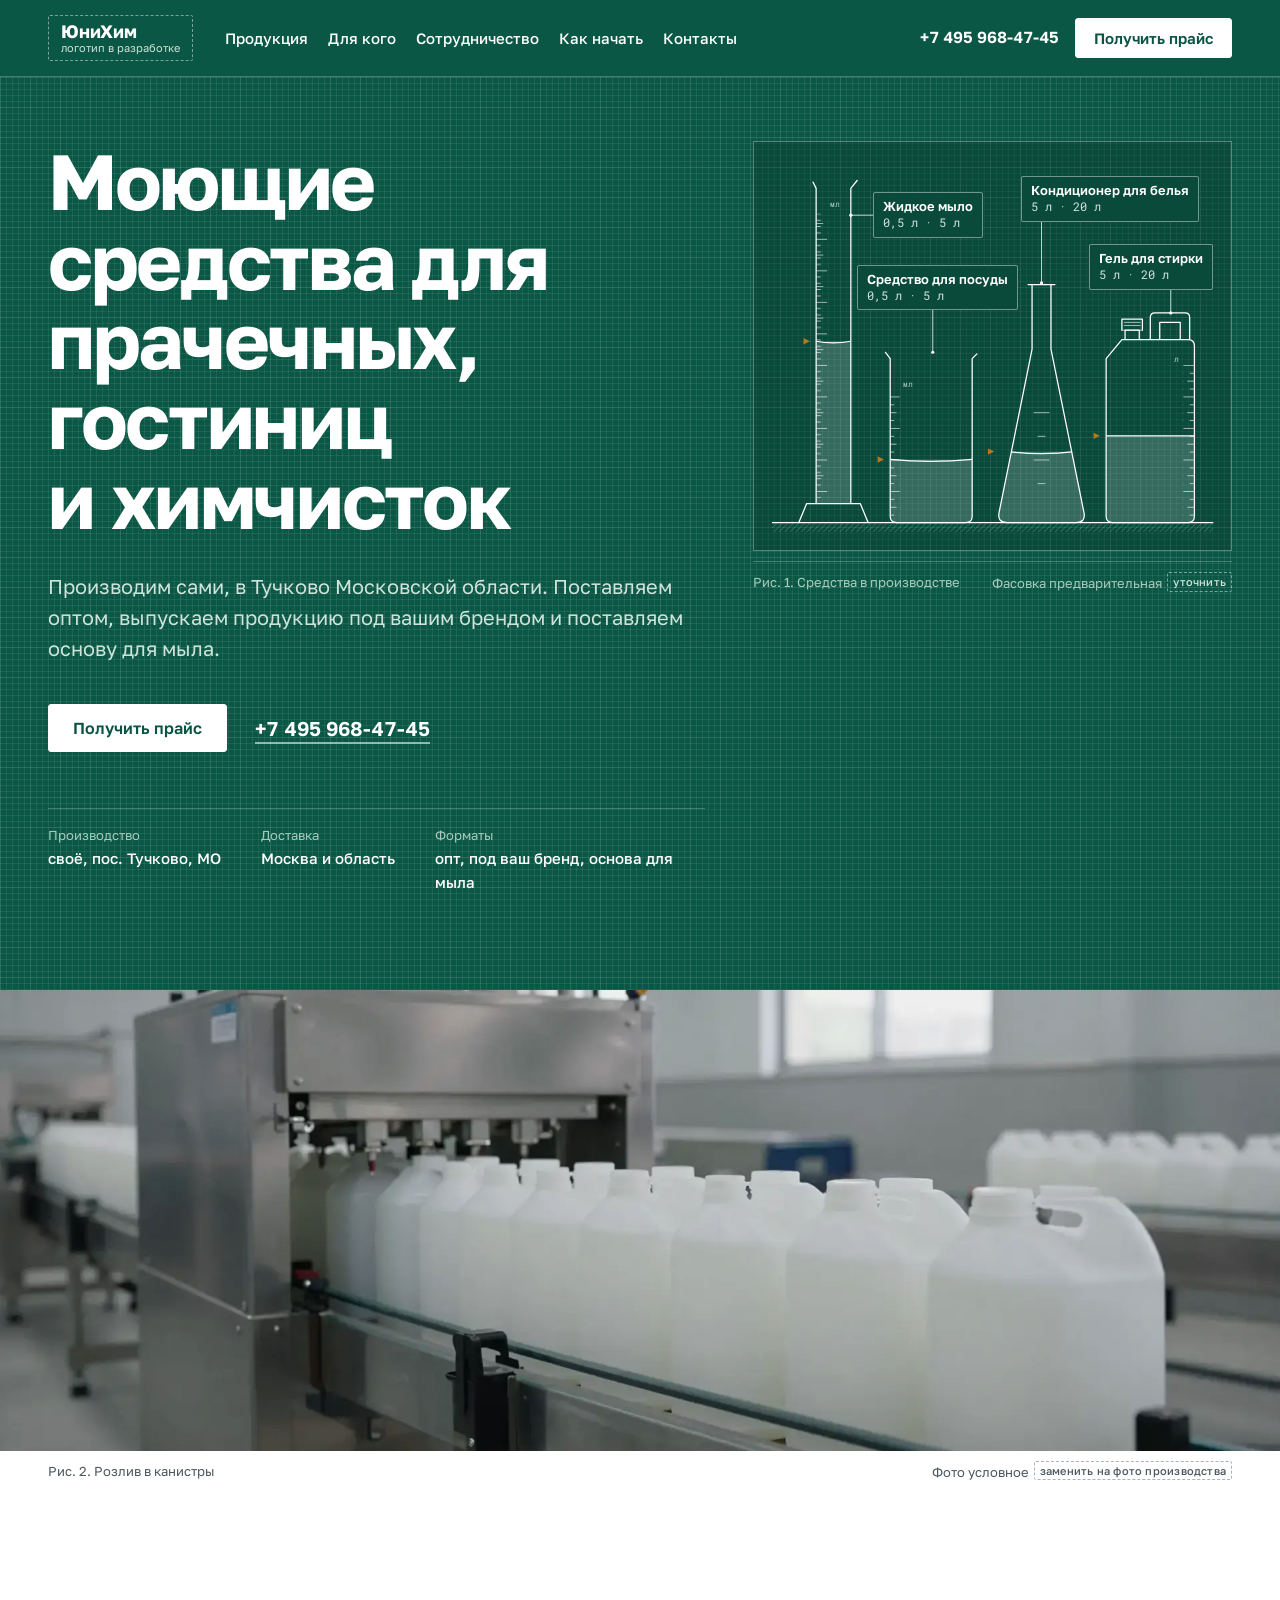
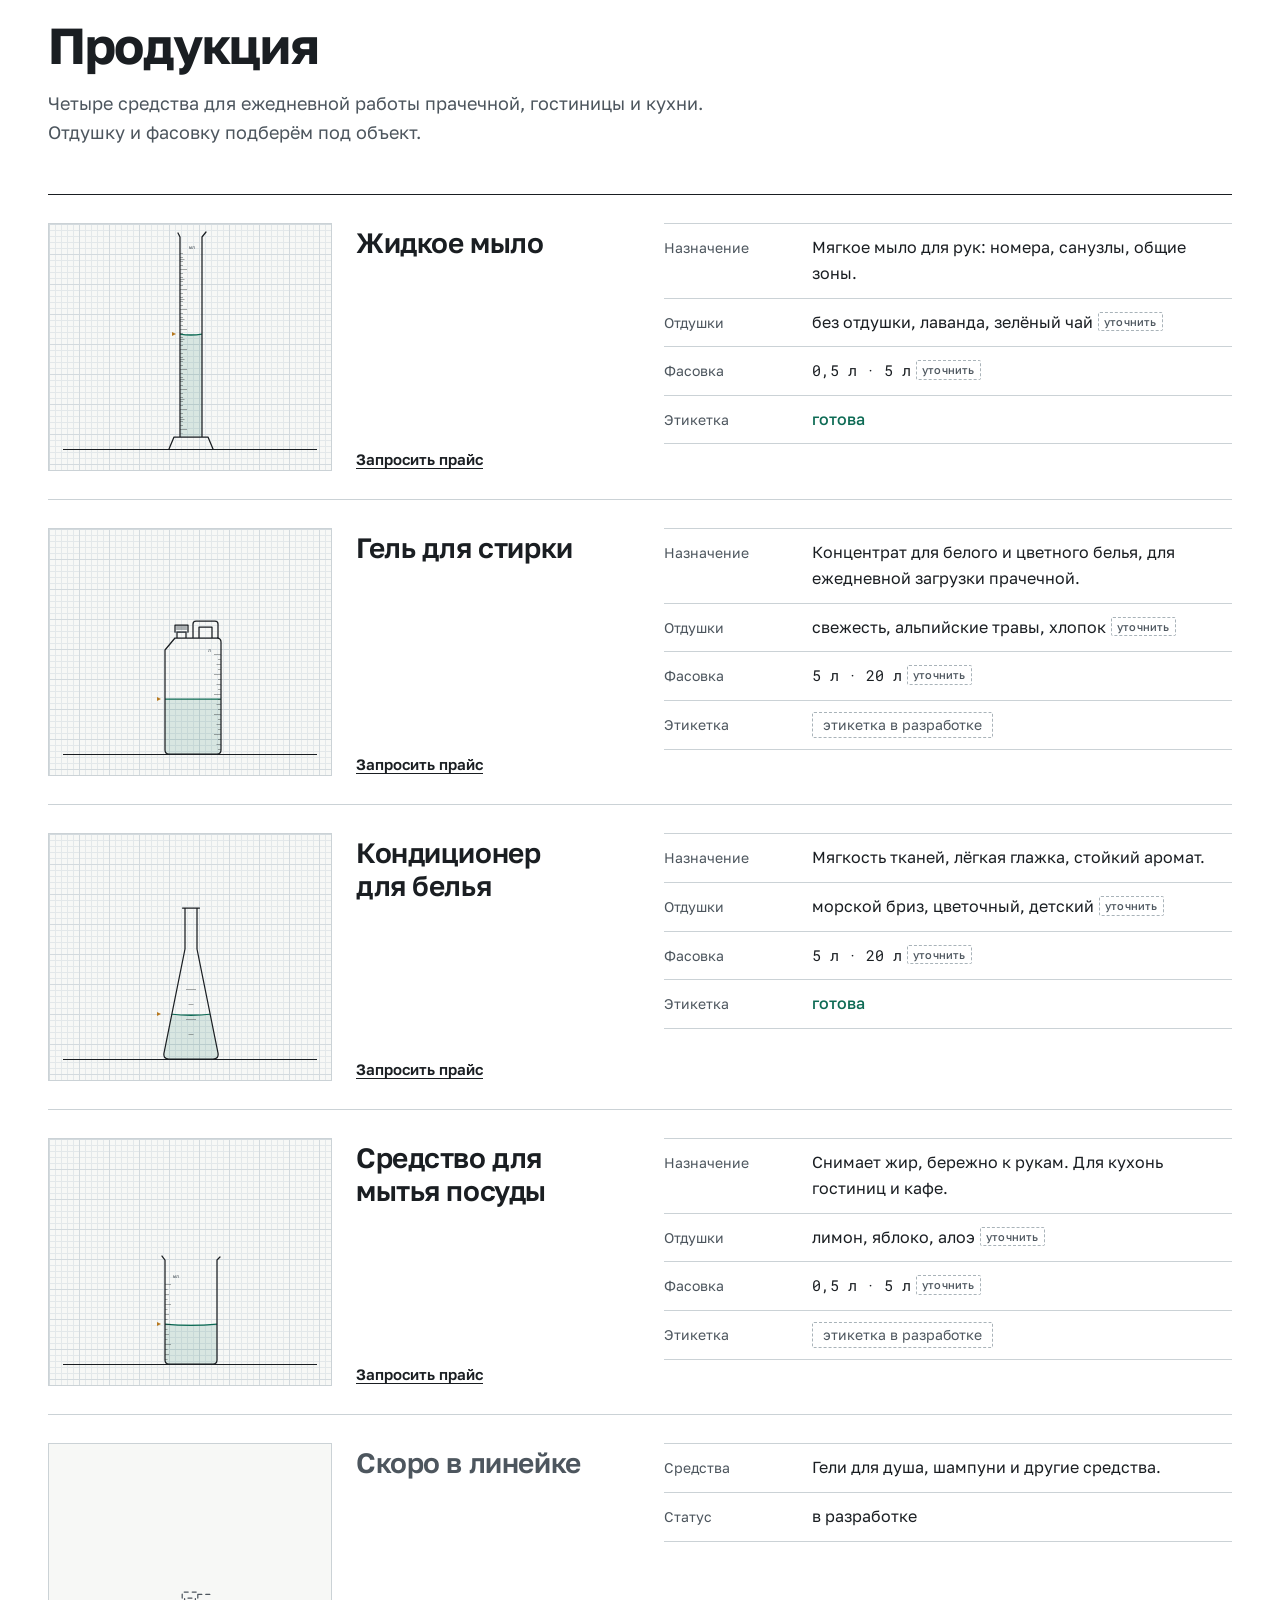
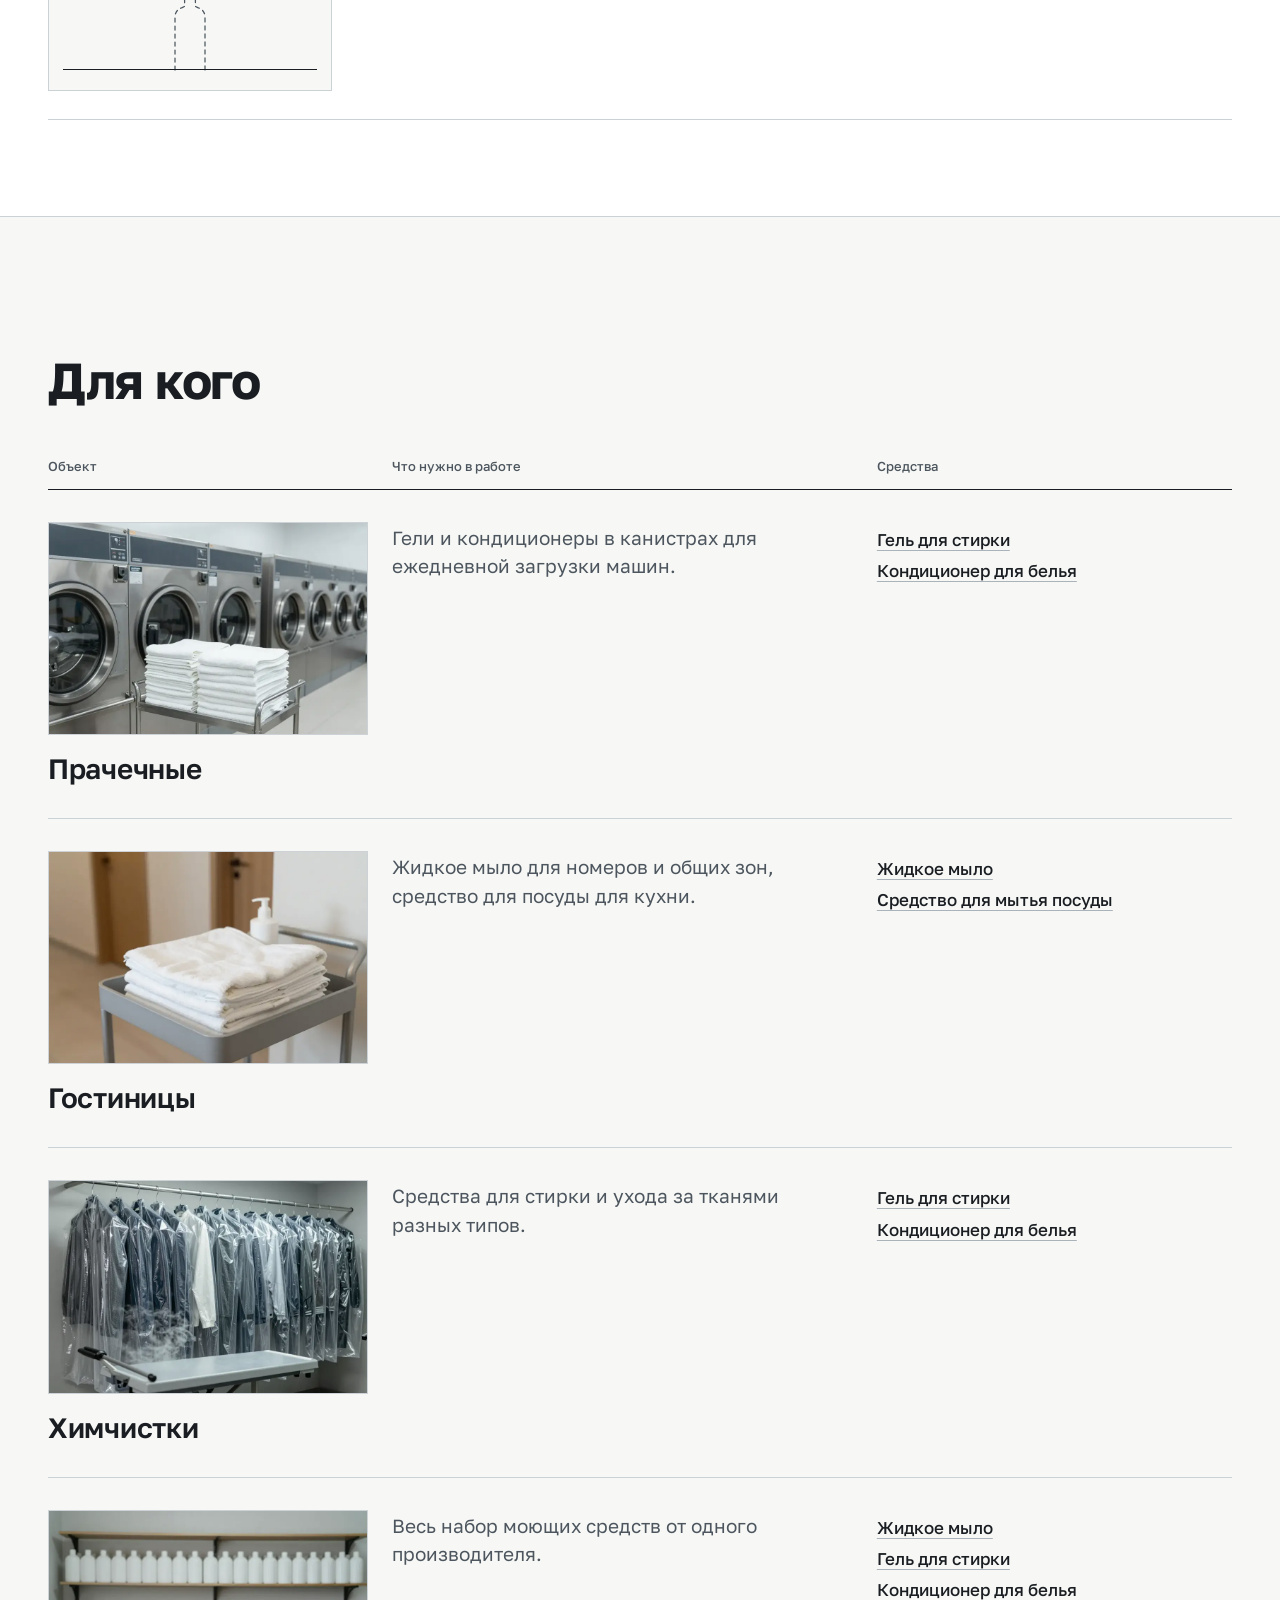
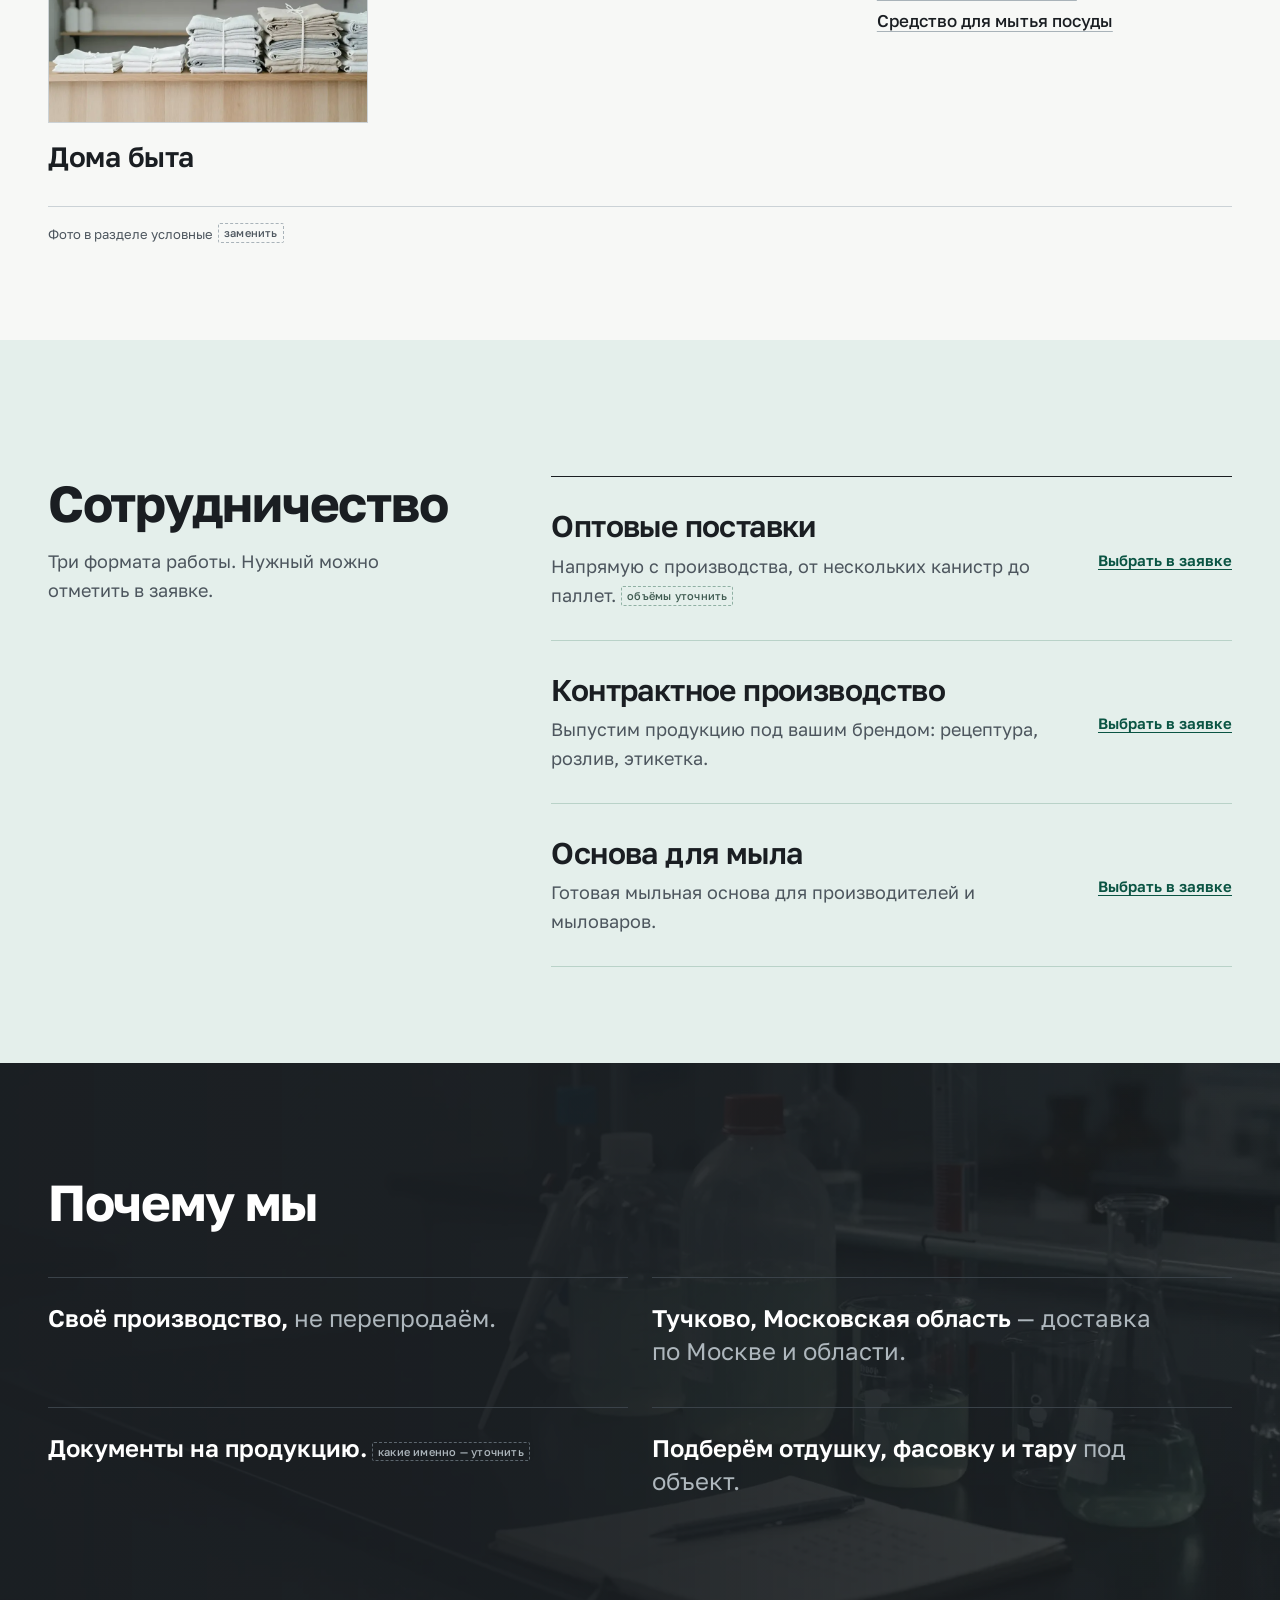
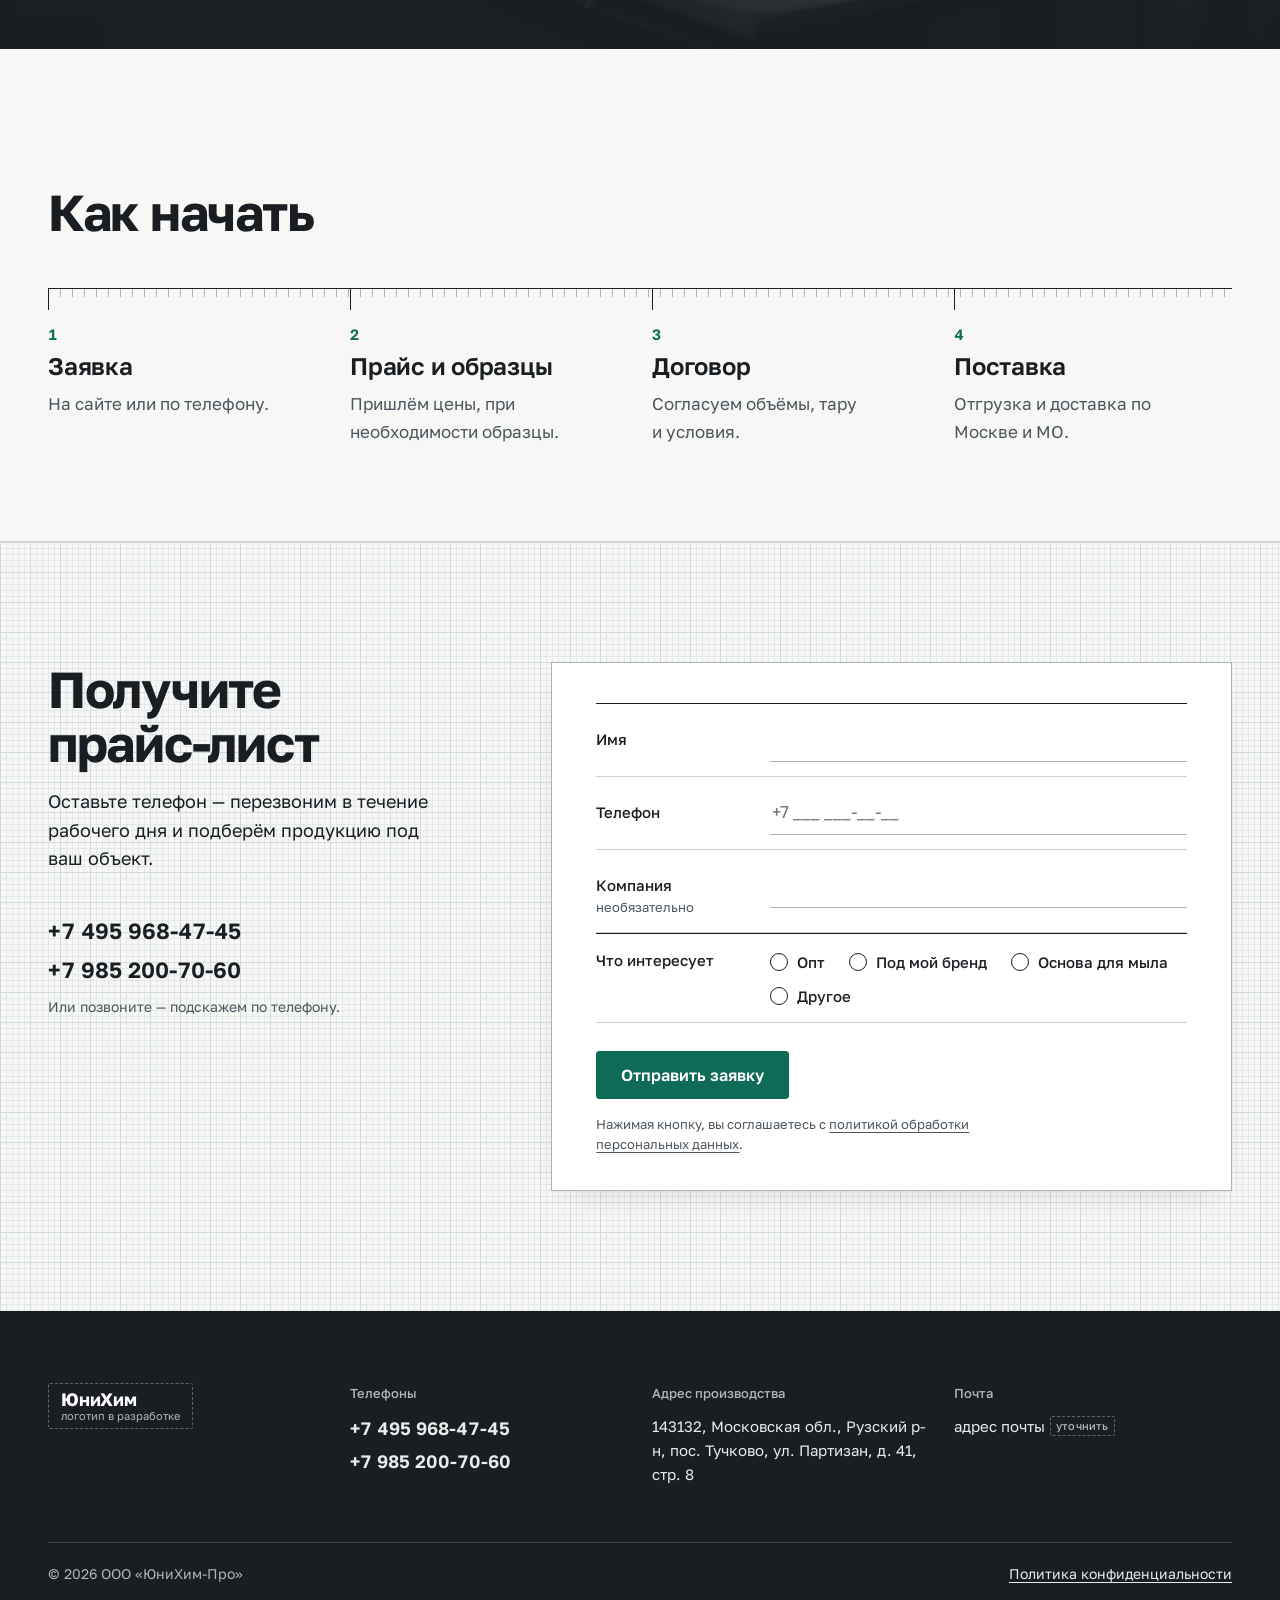
<file: docs/laboratoriya.html>
<!doctype html>
<html lang="ru">
<head>
<meta charset="utf-8">
<meta name="viewport" content="width=device-width, initial-scale=1">
<title>ЮниХим — моющие средства для прачечных, гостиниц и химчисток</title>
<meta name="description" content="Производитель моющих средств в Тучково, Московская область. Опт, контрактное производство под вашим брендом, основа для мыла.">
<link rel="preconnect" href="https://fonts.googleapis.com">
<link rel="preconnect" href="https://fonts.gstatic.com" crossorigin>
<link href="https://fonts.googleapis.com/css2?family=Golos+Text:wght@400;500;600;700&family=Roboto+Mono:wght@400;500&display=swap" rel="stylesheet">
<style>
:root {
  --paper: #F7F8F6;
  --sheet: #FFFFFF;
  --g1: #E3E8EA;
  --g5: #D3DADE;
  --ink: #1A1E22;
  --ink-2: #4D565E;
  --ink-3: #69737B;
  --rule: #CBD2D6;
  --rule-2: #A9B3B9;
  --green: #0E6B55;
  --green-d: #0A5443;
  --green-t: #E4EFEB;
  --amber: #B7791F;
  --error: #9E3A2E;
  --on-ink: #E9ECEB;
  --on-ink-2: #AEB7BD;

  --f-sans: "Golos Text", "Segoe UI", system-ui, sans-serif;
  --f-mono: "Roboto Mono", ui-monospace, "Cascadia Mono", monospace;

  --wrap: 1320px;
  --pad: 48px;
  --gap: 24px;
  --ease: cubic-bezier(.16, 1, .3, 1);
  --expo: cubic-bezier(.19, 1, .22, 1);

  /* bottle-glass field (first screen) */
  --field: #0B5745;
  --field-d: #083F32;
  --field-chip: #0A4A3B;
  --on-field: #FFFFFF;
  --on-field-2: #CFE3DB;
  --on-field-3: #A9CBBE;
  --field-rule: rgba(255, 255, 255, .22);
}

*, *::before, *::after { box-sizing: border-box; }
html {
  -webkit-text-size-adjust: 100%;
  scroll-behavior: smooth;
  scrollbar-color: #8A949B var(--paper);
  scrollbar-width: thin;
  overflow-x: clip;
}
::-webkit-scrollbar { width: 10px; height: 10px; }
::-webkit-scrollbar-track { background: var(--paper); }
::-webkit-scrollbar-thumb { background: #8A949B; border: 3px solid var(--paper); border-radius: 6px; }
::-webkit-scrollbar-thumb:hover { background: var(--ink-2); }
::selection { background: var(--green); color: #fff; }

body {
  margin: 0;
  background: var(--paper);
  color: var(--ink);
  font-family: var(--f-sans);
  font-size: 17px;
  line-height: 1.6;
  caret-color: var(--green);
  text-rendering: optimizeLegibility;
  -webkit-font-smoothing: antialiased;
}
img, svg { display: block; }
a { color: inherit; text-underline-offset: .22em; text-decoration-thickness: 1px; }
a:hover { color: var(--green); }
:focus-visible { outline: 2px solid var(--green); outline-offset: 3px; border-radius: 2px; }
h1, h2, h3 { margin: 0; text-wrap: balance; }
p { margin: 0; text-wrap: pretty; }
ul, ol, dl, dd { margin: 0; padding: 0; }
.num { font-variant-numeric: tabular-nums; }
.mono { font-family: var(--f-mono); font-variant-numeric: tabular-nums; letter-spacing: 0; }
.sr-only { position: absolute; width: 1px; height: 1px; padding: 0; margin: -1px; overflow: hidden; clip: rect(0 0 0 0); white-space: nowrap; border: 0; }

.wrap { max-width: calc(var(--wrap) + var(--pad) * 2); margin-inline: auto; padding-inline: var(--pad); }
.g12 { display: grid; grid-template-columns: repeat(12, minmax(0, 1fr)); column-gap: var(--gap); }

.grid-paper { position: relative; isolation: isolate; background-color: var(--paper); }
.paper { position: absolute; inset: 0; width: 100%; height: 100%; z-index: 0; pointer-events: none; }
.grid-paper > :not(.paper) { position: relative; z-index: 1; }

.todo {
  display: inline-block;
  margin-left: .45em;
  padding: 0 .45em;
  border: 1px dashed var(--rule-2);
  border-radius: 2px;
  font-family: var(--f-sans);
  font-size: 11px;
  font-weight: 500;
  line-height: 1.6;
  letter-spacing: .02em;
  color: var(--ink-2);
  vertical-align: .15em;
  white-space: nowrap;
}

.btn {
  display: inline-flex;
  align-items: center;
  justify-content: center;
  min-height: 48px;
  padding: 0 24px;
  border: 1px solid var(--green);
  border-radius: 3px;
  background: var(--green);
  color: #fff;
  font: 600 16px/1 var(--f-sans);
  text-decoration: none;
  cursor: pointer;
  transition: background-color .2s, border-color .2s, transform .1s;
}
.btn:hover { background: var(--green-d); border-color: var(--green-d); color: #fff; }
.btn:active { transform: translateY(1px); }
.btn--sm { min-height: 40px; padding: 0 18px; font-size: 15px; }

/* header */
.site-header { border-bottom: 1px solid var(--rule); background: var(--paper); position: relative; z-index: 5; }
.site-header .wrap { display: flex; align-items: center; gap: 32px; min-height: 76px; }
.logo {
  display: inline-flex; flex-direction: column; justify-content: center;
  padding: 5px 12px 6px;
  border: 1px dashed var(--rule-2);
  border-radius: 2px;
  text-decoration: none;
  line-height: 1.15;
  flex: none;
}
.logo b { font-size: 18px; font-weight: 700; letter-spacing: -.01em; }
.logo small { font-size: 11px; color: var(--ink-2); }
.nav ul { display: flex; gap: 28px; list-style: none; }
.nav a { font-size: 15px; font-weight: 500; text-decoration: none; padding-block: 6px; }
.nav a:hover { text-decoration: underline; text-underline-offset: 6px; }
.head-actions { margin-left: auto; display: flex; align-items: center; gap: 22px; }
.head-phone { font-weight: 600; font-size: 16px; text-decoration: none; white-space: nowrap; }
.menu-btn { display: none; }

/* header + hero share one green field */
.site-header { background: var(--field); border-bottom-color: var(--field-rule); color: var(--on-field); }
.site-header .logo { border-color: rgba(255,255,255,.45); }
.site-header .logo small { color: var(--on-field-2); }
.site-header a:hover { color: var(--on-field); }
.site-header :focus-visible, .hero :focus-visible { outline-color: #fff; }
.site-header ::selection, .hero ::selection { background: #fff; color: var(--field-d); }
.btn--light { background: #fff; border-color: #fff; color: var(--green-d); }
.btn.btn--light:hover { background: var(--green-t); border-color: var(--green-t); color: var(--field-d); }

/* hero */
.hero { padding-block: 56px 112px; }
.hero.grid-paper { background-color: var(--field); color: var(--on-field); }
@media (min-width: 1024px) {
  .hero { min-height: calc(100vh - 77px); min-height: calc(100svh - 77px); display: flex; align-items: center; padding-block: 64px 96px; }
  .hero > .wrap { width: 100%; }
}
.hero-text { grid-column: 1 / 8; align-self: center; padding-right: 24px; }
.hero h1 {
  font-size: clamp(2.5rem, 1.2rem + 4.6vw, 5rem);
  line-height: 1.02;
  font-weight: 700;
  letter-spacing: -.03em;
  max-width: 11.5em;
}
.hero-lead { margin-top: 32px; font-size: 20px; line-height: 1.55; color: var(--ink-2); max-width: 34em; }
.hero-cta { margin-top: 40px; display: flex; flex-wrap: wrap; align-items: center; gap: 16px 28px; }
.hero-phone { font-size: 20px; font-weight: 600; text-decoration: underline; text-decoration-color: var(--rule-2); text-underline-offset: 6px; }
.hero-phone:hover { text-decoration-color: var(--green); }
.hero-meta { margin-top: 56px; display: grid; grid-template-columns: repeat(3, auto); justify-content: start; gap: 0 40px; border-top: 1px solid var(--rule); padding-top: 16px; }
.hero-meta dt { font-size: 13px; color: var(--ink-2); }
.hero-meta dd { font-size: 15px; font-weight: 500; }

.hero-fig { grid-column: 8 / 13; margin: 0; }
.sheet { border: 1px solid var(--rule); padding: 18px 18px 12px; position: relative; }
.stage { position: relative; aspect-ratio: 560 / 480; }
.stage > svg { position: absolute; inset: 0; width: 100%; height: 100%; overflow: visible; }
.hero-fig figcaption { display: flex; justify-content: space-between; gap: 12px; flex-wrap: wrap; margin-top: 10px; padding-top: 10px; border-top: 1px solid var(--rule); font-size: 13px; color: var(--ink-2); }

.glass { fill: none; stroke: var(--ink); stroke-width: 1.25; stroke-linejoin: round; stroke-linecap: round; vector-effect: non-scaling-stroke; }
.glass--thin { stroke-width: .9; stroke: var(--ink-2); }
.leader { fill: none; stroke: var(--ink); stroke-width: .75; vector-effect: non-scaling-stroke; }
.leader-dot { fill: var(--ink); }
.bench { stroke: var(--ink); stroke-width: 1.25; vector-effect: non-scaling-stroke; }
.liq { fill: var(--green); fill-opacity: .13; transition: fill-opacity .6s var(--ease); }
.men { fill: none; stroke: var(--green); stroke-width: 1.25; vector-effect: non-scaling-stroke; }
.mark { fill: var(--amber); }
.unit { font-family: var(--f-mono); font-size: 10px; fill: var(--ink-2); }
.lvl { transition: transform .6s var(--ease); }
.vessel.is-up .lvl { transform: translateY(var(--up)); }
.vessel.is-up .liq { fill-opacity: .22; }

.tag {
  position: absolute;
  left: var(--x); top: var(--y);
  transform: translateY(-50%);
  display: grid; gap: 1px;
  padding: 5px 9px 6px;
  background: var(--paper);
  border: 1px solid var(--rule-2);
  border-radius: 2px;
  font: inherit;
  color: var(--ink);
  text-align: left;
  cursor: pointer;
  transition: border-color .2s, background-color .2s;
}
.tag--r { left: auto; right: 0; }
.tag b { font-size: 13px; font-weight: 600; line-height: 1.3; white-space: nowrap; }
.tag span { font-family: var(--f-mono); font-size: 11.5px; line-height: 1.3; color: var(--ink-2); white-space: nowrap; }
.tag:hover, .tag.is-active { border-color: var(--green); background: var(--sheet); }
.tag.is-active b { color: var(--green); }

/* hero on the green field: white line art, light type */
.hero h1 { color: var(--on-field); }
.hero .hero-lead { color: var(--on-field-2); }
.hero .hero-phone { color: var(--on-field); text-decoration-color: rgba(255,255,255,.55); }
.hero .hero-phone:hover { color: var(--on-field); text-decoration-color: #fff; }
.hero .hero-meta { border-top-color: var(--field-rule); }
.hero .hero-meta dt { color: var(--on-field-3); }
.hero .hero-meta dd { color: var(--on-field); }
.hero .sheet { background: rgba(4, 38, 30, .26); border-color: rgba(255,255,255,.32); }
.hero .hero-fig figcaption { border-top-color: var(--field-rule); color: var(--on-field-3); }
.hero .todo, .site-header .todo { color: var(--on-field-2); border-color: rgba(255,255,255,.45); }
.hero .glass { stroke: #fff; }
.hero .glass--thin { stroke: rgba(255,255,255,.7); }
.hero .leader, .hero .bench { stroke: #fff; }
.hero .leader-dot { fill: #fff; }
.hero .tick { fill: #fff; }
.hero .hatch-l { stroke: #fff; stroke-opacity: .35; }
.hero .liq { fill: #fff; fill-opacity: .18; }
.hero .vessel.is-up .liq { fill-opacity: .27; }
.hero .men { stroke: #fff; }
.hero .unit { fill: var(--on-field-3); }
.hero .tag { background: var(--field-chip); border-color: rgba(255,255,255,.42); color: #fff; }
.hero .tag span { color: var(--on-field-2); }
.hero .tag:hover, .hero .tag.is-active { background: var(--field-d); border-color: #fff; }
.hero .tag.is-active b { color: #fff; }
.hero .tag[aria-pressed="true"] { box-shadow: inset 0 -2px 0 #fff; }

/* sections */
.section { padding-block: 136px 96px; }
.section-head { margin-bottom: 48px; }
.section h2 { font-size: clamp(2.125rem, 1.4rem + 2.2vw, 3.25rem); line-height: 1.08; font-weight: 700; letter-spacing: -.025em; }
.section-lead { margin-top: 16px; font-size: 18px; color: var(--ink-2); max-width: 40em; }

/* products journal */
.journal { border-top: 1px solid var(--ink); }
.entry {
  display: grid;
  grid-template-columns: minmax(0, 3fr) minmax(0, 3fr) minmax(0, 6fr);
  column-gap: var(--gap);
  padding-block: 28px;
  border-bottom: 1px solid var(--rule);
  scroll-margin-top: 24px;
}
.entry-fig {
  position: relative;
  min-height: 248px;
  display: flex; align-items: flex-end; justify-content: center;
  padding-bottom: 20px;
  border: 1px solid var(--rule);
}
.entry-fig::after { content: ""; position: absolute; z-index: 1; left: 14px; right: 14px; bottom: 20px; height: 1px; background: var(--ink); }
.entry-fig svg:not(.paper) { position: relative; z-index: 1; overflow: visible; }
.entry-head { display: flex; flex-direction: column; align-items: flex-start; padding-top: 4px; }
.entry h3 { font-size: 28px; line-height: 1.15; font-weight: 600; letter-spacing: -.015em; transition: color .3s; }
.entry.is-active h3 { color: var(--green); }
.entry-link { margin-top: auto; padding-top: 24px; font-size: 15px; font-weight: 600; }
.fields > div { display: grid; grid-template-columns: 132px minmax(0, 1fr); gap: 16px; padding-block: 11px; border-bottom: 1px solid var(--rule); }
.fields > div:first-child { border-top: 1px solid var(--rule); }
.fields dt { font-size: 14px; color: var(--ink-2); padding-top: 2px; }
.fields dd { font-size: 16px; }
.fields .mono { font-size: 15px; }
.lbl-ok { color: var(--green); font-weight: 500; }
.lbl-wip { display: inline-block; padding: 1px 10px; border: 1px dashed var(--rule-2); border-radius: 2px; font-size: 14px; color: var(--ink-2); }
.entry--soon .entry-fig { background: var(--paper); }
.entry--soon .glass { stroke-dasharray: 4 4; stroke: var(--ink-2); }
.entry--soon h3 { color: var(--ink-2); }

/* audience table */
.ruled-table { width: 100%; border-collapse: collapse; }
.ruled-table th { text-align: left; font-size: 13px; font-weight: 500; color: var(--ink-2); padding: 0 24px 12px 0; border-bottom: 1px solid var(--ink); }
.ruled-table td { vertical-align: top; padding: 24px 24px 24px 0; border-bottom: 1px solid var(--rule); }
.ruled-table td:last-child, .ruled-table th:last-child { padding-right: 0; }
.ruled-table .obj { width: 22%; font-size: 24px; font-weight: 600; letter-spacing: -.01em; line-height: 1.25; }
.ruled-table .task { width: 44%; color: var(--ink-2); }
.prod-list { list-style: none; display: flex; flex-direction: column; gap: 4px; }
.prod-list a { font-weight: 500; text-decoration-color: var(--rule-2); }
.prod-list a:hover { text-decoration-color: var(--green); }

/* cooperation */
.coop { background: var(--green-t); border-block: 0; }
.coop .coop-item { border-bottom-color: #B9D2C8; }
.coop .pick { color: var(--green-d); }
.coop .todo { border-color: #8FB0A3; color: #3E5A50; }
.coop-aside { grid-column: 1 / 5; }
.coop-aside .section-lead { max-width: 22em; }
.coop-list { grid-column: 6 / 13; border-top: 1px solid var(--ink); }
.coop-item { display: grid; grid-template-columns: minmax(0, 1fr) auto; gap: 8px 32px; padding-block: 32px 30px; border-bottom: 1px solid var(--rule); }
.coop-item dt { font-size: 30px; line-height: 1.15; font-weight: 600; letter-spacing: -.02em; }
.coop-item dd { grid-column: 1; color: var(--ink-2); font-size: 18px; max-width: 32em; }
.coop-item .pick { grid-column: 2; grid-row: 1 / span 2; align-self: center; font-size: 15px; font-weight: 600; white-space: nowrap; }

/* why */
.why { background: var(--ink); color: var(--on-ink); padding-block: 112px 112px; }
.why h2 { color: #fff; }
.why ::selection { background: var(--green-t); color: var(--ink); }
.why-list { list-style: none; margin-top: 48px; display: grid; grid-template-columns: repeat(2, minmax(0, 1fr)); gap: 0 var(--gap); }
.why-list li { padding: 24px 48px 40px 0; border-top: 1px solid #3A4249; font-size: 24px; line-height: 1.35; color: var(--on-ink-2); max-width: 26em; }
.why-list b { color: #fff; font-weight: 600; }
.why .todo { color: var(--on-ink-2); border-color: #5C666E; }

/* method */
.steps { list-style: none; display: grid; grid-template-columns: repeat(4, minmax(0, 1fr)); gap: 0 var(--gap); position: relative; padding-top: 34px; }
.ruler { position: absolute; left: 0; top: 0; width: 100%; height: 10px; }
.step { position: relative; padding-right: 16px; }
.step::before { content: ""; position: absolute; left: 0; top: -34px; width: 1px; height: 22px; background: var(--ink); }
.step-n { display: block; font-size: 15px; font-weight: 600; color: var(--green); font-variant-numeric: tabular-nums; }
.step h3 { margin-top: 6px; font-size: 24px; line-height: 1.2; font-weight: 600; letter-spacing: -.01em; }
.step p { margin-top: 10px; color: var(--ink-2); max-width: 22em; }

/* request */
.request { padding-block: 120px; }
.request-aside { grid-column: 1 / 6; padding-right: 24px; }
.request-aside .section-lead { color: var(--ink); }
.request-phones { margin-top: 40px; list-style: none; display: grid; gap: 4px; }
.request-phones a { font-size: 22px; font-weight: 600; text-decoration: none; }
.request-phones a:hover { text-decoration: underline; }
.request-note { margin-top: 8px; font-size: 14px; color: var(--ink-2); }
.form-sheet { grid-column: 6 / 13; background: var(--sheet); border: 1px solid var(--rule-2); padding: 40px 44px 36px; box-shadow: 0 1px 2px rgba(26,30,34,.04), 0 12px 32px -18px rgba(26,30,34,.18); }
.form-row { display: grid; grid-template-columns: 150px minmax(0, 1fr); gap: 4px 24px; align-items: baseline; padding-block: 14px; border-bottom: 1px solid var(--rule); }
.form-row:first-of-type { border-top: 1px solid var(--ink); }
.form-row label, .form-row legend { font-size: 15px; font-weight: 500; }
.form-row .opt { display: block; font-size: 13px; font-weight: 400; color: var(--ink-2); }
.form-row input[type="text"], .form-row input[type="tel"] {
  width: 100%;
  min-height: 44px;
  padding: 8px 2px;
  border: 0;
  border-bottom: 1px solid var(--rule-2);
  border-radius: 0;
  background: transparent;
  color: var(--ink);
  font: 400 17px/1.4 var(--f-sans);
  transition: border-color .2s, box-shadow .2s;
}
.form-row input::placeholder { color: var(--ink-3); }
.form-row input:focus { outline: none; border-bottom-color: var(--green); box-shadow: 0 1px 0 0 var(--green); }
.form-row input[aria-invalid="true"] { border-bottom-color: var(--error); box-shadow: 0 1px 0 0 var(--error); }
.err { grid-column: 2; font-size: 14px; color: var(--error); line-height: 1.45; }
fieldset.form-row { margin: 0; padding-inline: 0; border-width: 0 0 1px; border-style: solid; border-color: var(--rule); min-width: 0; }
fieldset.form-row legend { float: left; padding: 0; width: 150px; margin-right: 24px; }
.radios { display: flex; flex-wrap: wrap; gap: 10px 24px; padding-top: 2px; }
.radio { display: inline-flex; align-items: center; gap: 9px; font-size: 16px; cursor: pointer; }
.radio input {
  appearance: none; -webkit-appearance: none; margin: 0;
  width: 18px; height: 18px; border-radius: 50%;
  border: 1.25px solid var(--ink); background: var(--sheet);
  display: grid; place-content: center; cursor: pointer;
}
.radio input::before { content: ""; width: 8px; height: 8px; border-radius: 50%; background: var(--green); transform: scale(0); transition: transform .2s var(--ease); }
.radio input:checked { border-color: var(--green); }
.radio input:checked::before { transform: scale(1); }
.form-foot { margin-top: 28px; display: flex; flex-wrap: wrap; align-items: center; gap: 16px 24px; }
.consent { font-size: 13px; color: var(--ink-2); max-width: 30em; line-height: 1.5; }
.form-done { padding-block: 24px; }
.form-done h3 { font-size: 26px; font-weight: 600; color: var(--green); }
.form-done p { margin-top: 10px; color: var(--ink-2); }

/* footer */
.site-footer { background: var(--ink); color: var(--on-ink); padding-block: 72px 40px; font-size: 15px; }
.site-footer a { color: var(--on-ink); }
.site-footer a:hover { color: #fff; }
.site-footer ::selection { background: var(--green-t); color: var(--ink); }
.foot-grid { row-gap: 32px; }
.foot-brand { grid-column: 1 / 4; }
.foot-brand .logo { border-color: #5C666E; color: #fff; }
.foot-brand .logo small { color: var(--on-ink-2); }
.foot-col { grid-column: span 3; }
.foot-col h2 { font-size: 13px; font-weight: 500; color: var(--on-ink-2); margin-bottom: 10px; }
.foot-col ul { list-style: none; display: grid; gap: 4px; }
.foot-phone { font-size: 18px; font-weight: 600; text-decoration: none; }
.site-footer .todo { color: var(--on-ink-2); border-color: #5C666E; }
.foot-bottom { margin-top: 56px; padding-top: 20px; border-top: 1px solid #3A4249; display: flex; justify-content: space-between; flex-wrap: wrap; gap: 12px; color: var(--on-ink-2); font-size: 14px; }

/* section grounds: green field > photo > white sheet > lab white > pale green > graphite > lab white > graph paper > graphite */
.photo-band { margin: 0; background: var(--sheet); }
#products { background: var(--sheet); }
#clients { background: var(--paper); border-top: 1px solid var(--rule); }
#start { background: var(--paper); }
.request { border-top: 1px solid var(--rule); }

/* photos */
.photo-band img { display: block; width: 100%; height: clamp(300px, 36vw, 520px); object-fit: cover; filter: saturate(.9); }
.photo-cap { display: flex; justify-content: space-between; flex-wrap: wrap; gap: 8px 16px; padding-top: 10px; font-size: 13px; color: var(--ink-2); }
.obj-photo { display: block; width: 100%; height: auto; max-width: 320px; aspect-ratio: 3 / 2; object-fit: cover; margin-bottom: 16px; border: 1px solid var(--rule); filter: saturate(.9); }
.ruled-table .obj { width: 344px; font-size: 28px; }
.ruled-table td { padding-block: 32px; }
.ruled-table .task { width: auto; font-size: 19px; line-height: 1.5; padding-top: 34px; }
.ruled-table td:last-child { width: 30%; padding-top: 36px; }
.table-note { margin-top: 16px; font-size: 13px; color: var(--ink-2); }
.why {
  background:
    linear-gradient(90deg, rgba(26,30,34,.97) 0%, rgba(26,30,34,.9) 50%, rgba(26,30,34,.74) 100%),
    url("img/lab-bench.webp") center / cover no-repeat,
    var(--ink);
}

/* responsive */
@media (max-width: 1360px) {
  .nav ul { gap: 20px; }
  .head-actions { gap: 16px; }
}
@media (max-width: 1180px) {
  .site-header .wrap { gap: 20px; }
  .nav ul { gap: 16px; }
  .nav a { font-size: 14px; }
  .head-phone { display: none; }
}
@media (max-width: 1023px) {
  :root { --pad: 32px; }
  .hero-text, .hero-fig { grid-column: 1 / -1; }
  .hero-text { padding-right: 0; }
  .hero-fig { margin-top: 56px; max-width: 560px; }
  .entry { grid-template-columns: minmax(0, 1fr) minmax(0, 1.4fr); row-gap: 20px; }
  .entry-fields { grid-column: 1 / -1; }
  .coop-aside, .coop-list { grid-column: 1 / -1; }
  .coop-list { margin-top: 40px; }
  .request-aside, .form-sheet { grid-column: 1 / -1; }
  .form-sheet { margin-top: 48px; }
  .steps { grid-template-columns: repeat(2, minmax(0, 1fr)); row-gap: 56px; }
  .steps .ruler { display: none; }
  .step { border-top: 1px solid var(--ink); padding-top: 20px; }
  .step::before { top: 0; height: 9px; }
  .foot-brand, .foot-col { grid-column: span 6; }
  .ruled-table .obj { width: 42%; font-size: 24px; }
  .ruled-table .task { font-size: 17px; }
  .ruled-table td:last-child { width: 28%; }
}
@media (max-width: 860px) {
  .nav { display: none; position: absolute; left: 0; right: 0; top: 100%; background: var(--field-d); border-bottom: 1px solid var(--field-rule); box-shadow: 0 18px 32px -20px rgba(4,30,24,.55); }
  .nav.is-open { display: block; }
  .nav ul { flex-direction: column; gap: 0; padding: 8px var(--pad) 16px; }
  .nav a { display: block; padding-block: 12px; font-size: 17px; border-bottom: 1px solid var(--field-rule); }
  .menu-btn {
    display: inline-flex; align-items: center; gap: 8px;
    min-height: 40px; padding: 0 12px;
    border: 1px solid rgba(255,255,255,.5); border-radius: 3px;
    background: transparent; color: #fff;
    font: 500 15px/1 var(--f-sans); cursor: pointer;
  }
  .menu-btn { width: 44px; height: 44px; padding: 0; justify-content: center; }
  .menu-btn[aria-expanded="true"] { background: #fff; border-color: #fff; color: var(--field-d); }
  .burger-lines { display: grid; gap: 5px; width: 20px; }
  .burger-lines span { display: block; height: 2px; background: currentColor; transition: transform .25s var(--ease), opacity .2s var(--ease); }
  .menu-btn[aria-expanded="true"] .burger-lines span:nth-child(1) { transform: translateY(7px) rotate(45deg); }
  .menu-btn[aria-expanded="true"] .burger-lines span:nth-child(2) { opacity: 0; }
  .menu-btn[aria-expanded="true"] .burger-lines span:nth-child(3) { transform: translateY(-7px) rotate(-45deg); }
}
@media (max-width: 640px) {
  :root { --pad: 16px; --gap: 16px; }
  body { font-size: 16px; }
  .site-header .wrap { min-height: 64px; gap: 12px; }
  .logo b { font-size: 16px; }
  .logo small { font-size: 10px; }
  .head-actions { gap: 8px; }
  .head-actions .btn { display: none; }
  .hero { padding-block: 36px 72px; }
  .hero-lead { margin-top: 20px; font-size: 17px; }
  .hero-cta { margin-top: 28px; }
  .hero-cta .btn { width: 100%; }
  .hero-meta { grid-template-columns: 1fr; gap: 10px; margin-top: 36px; }
  .hero-fig { margin-top: 44px; }
  .sheet { padding: 12px 12px 8px; }
  .tag { padding: 3px 6px 4px; }
  .tag b { font-size: 10.5px; }
  .tag span { font-size: 9.5px; }
  .section { padding-block: 88px 64px; }
  .section-head { margin-bottom: 32px; }
  .entry { grid-template-columns: 1fr; padding-block: 24px; }
  .entry-fig { min-height: 200px; }
  .entry h3 { font-size: 24px; }
  .entry-link { margin-top: 12px; padding-top: 0; }
  .fields > div { grid-template-columns: 104px minmax(0, 1fr); gap: 12px; }
  .ruled-table thead { position: absolute; width: 1px; height: 1px; overflow: hidden; clip: rect(0 0 0 0); }
  .ruled-table, .ruled-table tbody, .ruled-table tr, .ruled-table td { display: block; width: 100%; }
  .ruled-table tr { padding-block: 20px; border-bottom: 1px solid var(--rule); }
  .ruled-table tr:first-child { border-top: 1px solid var(--ink); }
  .ruled-table td { padding: 0; border: 0; width: auto !important; }
  .ruled-table td + td { margin-top: 8px; }
  .ruled-table .obj { font-size: 22px; }
  .ruled-table td, .ruled-table .task, .ruled-table td:last-child { padding: 0; }
  .ruled-table .task { font-size: 16px; }
  .obj-photo { max-width: none; margin-bottom: 14px; }
  .coop-item { grid-template-columns: 1fr; padding-block: 24px; }
  .coop-item dt { font-size: 24px; }
  .coop-item dd { font-size: 16px; }
  .coop-item .pick { grid-column: 1; grid-row: auto; margin-top: 6px; }
  .why { padding-block: 80px; }
  .why-list { grid-template-columns: 1fr; margin-top: 32px; }
  .why-list li { font-size: 20px; padding: 18px 0 26px; }
  .steps { grid-template-columns: 1fr; row-gap: 32px; }
  .request { padding-block: 80px; }
  .form-sheet { padding: 24px 18px 24px; }
  .form-row { grid-template-columns: 1fr; }
  .err { grid-column: 1; }
  fieldset.form-row legend { float: none; width: auto; margin: 0 0 10px; }
  .form-foot .btn { width: 100%; }
  .foot-brand, .foot-col { grid-column: 1 / -1; }
}

/* scroll language: liquid fills along graduations, text settles, ruler draws.
   Hidden states exist only under html.motion, which JS sets after marking what is already in view. */
.fill { transition: transform 1.6s var(--expo); }
.motion .entry:not(.in) .fill { transform: translateY(var(--d)); }
.motion .entry .entry-head,
.motion .entry .entry-fields { transition: opacity .9s var(--expo), transform 1.1s var(--expo); }
.motion .entry .entry-head { transition-delay: .12s; }
.motion .entry .entry-fields { transition-delay: .24s; }
.motion .entry:not(.in) .entry-head,
.motion .entry:not(.in) .entry-fields { opacity: 0; transform: translateY(20px); }
.ruler { transition: clip-path 1.4s var(--expo); clip-path: inset(0 0 0 0); }
.motion .steps:not(.in) .ruler { clip-path: inset(0 100% 0 0); }
.motion .steps .step { transition: opacity .8s var(--expo), transform 1s var(--expo); }
.motion .steps .step:nth-child(2) { transition-delay: .15s; }
.motion .steps .step:nth-child(3) { transition-delay: .4s; }
.motion .steps .step:nth-child(4) { transition-delay: .65s; }
.motion .steps .step:nth-child(5) { transition-delay: .9s; }
.motion .steps:not(.in) .step { opacity: 0; transform: translateY(20px); }

@media (prefers-reduced-motion: reduce) {
  html { scroll-behavior: auto; }
  .fill, .ruler, .entry-head, .entry-fields, .step { transition: none !important; }
  .motion .entry:not(.in) .fill { transform: none; }
  .motion .entry:not(.in) .entry-head, .motion .entry:not(.in) .entry-fields, .motion .steps:not(.in) .step { opacity: 1; transform: none; }
  .motion .steps:not(.in) .ruler { clip-path: none; }
  .lvl, .liq, .radio input::before { transition: none; }
  .vessel.is-up .lvl { transform: none; }
}
</style>
</head>
<body>

<header class="site-header">
  <div class="wrap">
    <a class="logo" href="#top" aria-label="ЮниХим, на главную">
      <b>ЮниХим</b>
      <small>логотип в разработке</small>
    </a>
    <nav class="nav" id="nav" aria-label="Основная навигация">
      <ul>
        <li><a href="#products">Продукция</a></li>
        <li><a href="#clients">Для кого</a></li>
        <li><a href="#cooperation">Сотрудничество</a></li>
        <li><a href="#start">Как начать</a></li>
        <li><a href="#contacts">Контакты</a></li>
      </ul>
    </nav>
    <div class="head-actions">
      <a class="head-phone num" href="tel:+74959684745">+7 495 968-47-45</a>
      <a class="btn btn--sm btn--light" href="#request">Получить прайс</a>
      <button class="menu-btn" type="button" aria-expanded="false" aria-controls="nav" aria-label="Меню">
        <span class="burger-lines" aria-hidden="true"><span></span><span></span><span></span></span>
      </button>
    </div>
  </div>
</header>

<main id="top">

<section class="hero grid-paper" aria-labelledby="hero-title">
  <svg class="paper" aria-hidden="true" focusable="false"><defs><pattern id="mm-field" width="30" height="30" patternUnits="userSpaceOnUse"><path d="M6.5 0V30M12.5 0V30M18.5 0V30M24.5 0V30M0 6.5H30M0 12.5H30M0 18.5H30M0 24.5H30" fill="none" stroke="#fff" stroke-opacity=".07" stroke-width="1"/><path d="M0.5 0V30M0 0.5H30" fill="none" stroke="#fff" stroke-opacity=".13" stroke-width="1"/></pattern></defs><rect width="100%" height="100%" fill="url(#mm-field)"/></svg>
  <div class="wrap g12">
    <div class="hero-text">
      <h1 id="hero-title">Моющие средства для прачечных, гостиниц и химчисток</h1>
      <p class="hero-lead">Производим сами, в Тучково Московской области. Поставляем оптом, выпускаем продукцию под вашим брендом и поставляем основу для мыла.</p>
      <div class="hero-cta">
        <a class="btn btn--light" href="#request">Получить прайс</a>
        <a class="hero-phone num" href="tel:+74959684745">+7 495 968-47-45</a>
      </div>
      <dl class="hero-meta">
        <div><dt>Производство</dt><dd>своё, пос. Тучково, МО</dd></div>
        <div><dt>Доставка</dt><dd>Москва и область</dd></div>
        <div><dt>Форматы</dt><dd>опт, под ваш бренд, основа для мыла</dd></div>
      </dl>
    </div>

    <figure class="hero-fig">
      <div class="sheet">
        <div class="stage">
          <svg id="bench-svg" viewBox="0 100 560 480" role="img" aria-labelledby="fig-desc">
            <desc id="fig-desc">Схема: мерный цилиндр, химический стакан, колба и пятилитровая канистра с жидкостью на разных уровнях, по одному сосуду на каждое средство.</desc>
            <defs>
              <clipPath id="cl-soap"><rect x="56" y="136" width="44" height="400"/></clipPath>
              <clipPath id="cl-dish"><path d="M150 352 L150 552 Q150 560 158 560 L246 560 Q254 560 254 552 L254 352 Z"/></clipPath>
              <clipPath id="cl-cond"><path d="M330 258 L330 340 L288 548 Q286 560 298 560 L386 560 Q398 560 396 548 L354 340 L354 258 Z"/></clipPath>
              <clipPath id="cl-gel"><path d="M424 552 L424 352 L444 328 L528 328 Q536 328 536 336 L536 552 Q536 560 528 560 L432 560 Q424 560 424 552 Z"/></clipPath>
              <pattern id="tk-soap" x="56" y="0" width="14" height="40" patternUnits="userSpaceOnUse">
                <g class="tick" fill="#1A1E22" fill-opacity=".75"><rect x="0" y="0" width="14" height="1"/><rect x="0" y="8" width="6" height="1"/><rect x="0" y="16" width="6" height="1"/><rect x="0" y="20" width="9" height="1"/><rect x="0" y="24" width="6" height="1"/><rect x="0" y="32" width="6" height="1"/></g>
              </pattern>
              <pattern id="tk-dish" x="150" y="0" width="12" height="40" patternUnits="userSpaceOnUse">
                <g class="tick" fill="#1A1E22" fill-opacity=".75"><rect x="0" y="0" width="12" height="1"/><rect x="0" y="10" width="5" height="1"/><rect x="0" y="20" width="8" height="1"/><rect x="0" y="30" width="5" height="1"/></g>
              </pattern>
              <pattern id="tk-cond" x="330" y="0" width="24" height="60" patternUnits="userSpaceOnUse">
                <g class="tick" fill="#1A1E22" fill-opacity=".75"><rect x="2" y="0" width="20" height="1"/><rect x="7" y="30" width="10" height="1"/></g>
              </pattern>
              <pattern id="tk-gel" x="522" y="0" width="14" height="40" patternUnits="userSpaceOnUse">
                <g class="tick" fill="#1A1E22" fill-opacity=".75"><rect x="0" y="0" width="14" height="1"/><rect x="8" y="10" width="6" height="1"/><rect x="5" y="20" width="9" height="1"/><rect x="8" y="30" width="6" height="1"/></g>
              </pattern>
              <pattern id="hatch" x="0" y="0" width="7" height="7" patternUnits="userSpaceOnUse">
                <path class="hatch-l" d="M0 7 L7 0" stroke="#1A1E22" stroke-opacity=".45" stroke-width=".8"/>
              </pattern>
            </defs>

            <g class="leaders">
              <path class="leader" d="M100 170 H140"/><circle class="leader-dot" cx="100" cy="170" r="2"/>
              <path class="leader" d="M204 344 V262"/><circle class="leader-dot" cx="204" cy="344" r="2"/>
              <path class="leader" d="M342 256 V150"/><circle class="leader-dot" cx="342" cy="256" r="2"/>
              <path class="leader" d="M506 294 V236"/><circle class="leader-dot" cx="506" cy="294" r="2"/>
            </g>

            <g class="vessel" data-v="soap" id="v-soap">
              <g clip-path="url(#cl-soap)">
                <g class="lvl" style="--up:-120px">
                  <rect class="liq" x="56" y="330" width="44" height="240"/>
                  <path class="men" d="M56 330 Q78 334 100 330"/>
                </g>
              </g>
              <rect x="56" y="168" width="14" height="361" fill="url(#tk-soap)"/>
              <text class="unit" x="74" y="160">мл</text>
              <path class="glass" d="M52 128 L56 136 L56 536 M108 126 L100 136 L100 536 M34 560 L44 536 L112 536 L122 560"/>
              <g class="lvl" style="--up:-120px"><path class="mark" d="M40 326 L48 330 L40 334 Z"/></g>
            </g>

            <g class="vessel" data-v="dish" id="v-dish">
              <g clip-path="url(#cl-dish)">
                <g class="lvl" style="--up:-80px">
                  <rect class="liq" x="150" y="480" width="104" height="90"/>
                  <path class="men" d="M150 480 Q202 485 254 480"/>
                </g>
              </g>
              <rect x="150" y="392" width="12" height="161" fill="url(#tk-dish)"/>
              <text class="unit" x="166" y="388">мл</text>
              <path class="glass" d="M144 344 L150 352 L150 552 Q150 560 158 560 L246 560 Q254 560 254 552 L254 352 L260 346"/>
              <g class="lvl" style="--up:-80px"><path class="mark" d="M134 476 L142 480 L134 484 Z"/></g>
            </g>

            <g class="vessel" data-v="cond" id="v-cond">
              <g clip-path="url(#cl-cond)">
                <g class="lvl" style="--up:-100px">
                  <rect class="liq" x="280" y="470" width="124" height="100"/>
                  <path class="men" d="M300 470 Q342 475 384 470"/>
                </g>
              </g>
              <rect x="330" y="400" width="24" height="121" fill="url(#tk-cond)"/>
              <path class="glass" d="M325 258 H359 M330 258 L330 340 L288 548 Q286 560 298 560 L386 560 Q398 560 396 548 L354 340 L354 258"/>
              <g class="lvl" style="--up:-100px"><path class="mark" d="M274 466 L282 470 L274 474 Z"/></g>
            </g>

            <g class="vessel" data-v="gel" id="v-gel">
              <g clip-path="url(#cl-gel)">
                <g class="lvl" style="--up:-80px">
                  <rect class="liq" x="424" y="450" width="112" height="120"/>
                  <path class="men" d="M424 450 H536"/>
                </g>
              </g>
              <rect x="522" y="360" width="14" height="193" fill="url(#tk-gel)"/>
              <text class="unit" x="510" y="356">л</text>
              <path class="glass" d="M424 552 L424 352 L444 328 L528 328 Q536 328 536 336 L536 552 Q536 560 528 560 L432 560 Q424 560 424 552 Z M448 328 V316 H466 V328 M444 316 V302 H470 V316 M480 328 V300 Q480 294 486 294 L524 294 Q530 294 530 300 V328 M492 328 V306 H518 V328"/>
              <path class="glass glass--thin" d="M444 316 H470 M447 306 H467 M447 310 H467"/>
              <g class="lvl" style="--up:-80px"><path class="mark" d="M408 446 L416 450 L408 454 Z"/></g>
            </g>

            <line class="bench" x1="0" y1="560" x2="560" y2="560"/>
            <rect x="0" y="561" width="560" height="11" fill="url(#hatch)"/>
          </svg>

          <button class="tag" type="button" data-vessel="soap" aria-pressed="false" style="--x:22.9%;--y:14.58%"><b>Жидкое мыло</b><span>0,5 л · 5 л</span></button>
          <button class="tag" type="button" data-vessel="dish" aria-pressed="false" style="--x:19.3%;--y:33.75%"><b>Средство для посуды</b><span>0,5 л · 5 л</span></button>
          <button class="tag" type="button" data-vessel="cond" aria-pressed="false" style="--x:56.4%;--y:10.42%"><b>Кондиционер для белья</b><span>5 л · 20 л</span></button>
          <button class="tag tag--r" type="button" data-vessel="gel" aria-pressed="false" style="--y:28.33%"><b>Гель для стирки</b><span>5 л · 20 л</span></button>
        </div>
      </div>
      <figcaption>
        <span>Рис. 1. Средства в производстве</span>
        <span>Фасовка предварительная<span class="todo">уточнить</span></span>
      </figcaption>
    </figure>
  </div>
</section>

<figure class="photo-band">
  <img src="images/lab-production.webp" alt="Линия розлива: белые канистры на конвейере" width="1920" height="823" loading="lazy">
  <figcaption class="wrap photo-cap"><span>Рис. 2. Розлив в канистры</span><span>Фото условное<span class="todo">заменить на фото производства</span></span></figcaption>
</figure>

<section class="section" id="products" aria-labelledby="products-title">
  <div class="wrap">
    <div class="section-head">
      <h2 id="products-title">Продукция</h2>
      <p class="section-lead">Четыре средства для ежедневной работы прачечной, гостиницы и кухни. Отдушку и фасовку подберём под объект.</p>
    </div>

    <div class="journal">
      <article class="entry" id="p-soap" data-vessel="soap" aria-labelledby="p-soap-t">
        <div class="entry-fig grid-paper" data-fig="soap" data-box="24 116 106 446"><svg class="paper" aria-hidden="true" focusable="false"><defs><pattern id="mm-soap" width="30" height="30" patternUnits="userSpaceOnUse"><path d="M6.5 0V30M12.5 0V30M18.5 0V30M24.5 0V30M0 6.5H30M0 12.5H30M0 18.5H30M0 24.5H30" fill="none" stroke="#E3E8EA" stroke-width="1"/><path d="M0.5 0V30M0 0.5H30" fill="none" stroke="#D3DADE" stroke-width="1"/></pattern></defs><rect width="100%" height="100%" fill="url(#mm-soap)"/></svg></div>
        <div class="entry-head">
          <h3 id="p-soap-t">Жидкое мыло</h3>
          <a class="entry-link" href="#request" data-pick="opt">Запросить прайс</a>
        </div>
        <dl class="fields entry-fields">
          <div><dt>Назначение</dt><dd>Мягкое мыло для рук: номера, санузлы, общие зоны.</dd></div>
          <div><dt>Отдушки</dt><dd>без отдушки, лаванда, зелёный чай<span class="todo">уточнить</span></dd></div>
          <div><dt>Фасовка</dt><dd><span class="mono">0,5 л · 5 л</span><span class="todo">уточнить</span></dd></div>
          <div><dt>Этикетка</dt><dd><span class="lbl-ok">готова</span></dd></div>
        </dl>
      </article>

      <article class="entry" id="p-gel" data-vessel="gel" aria-labelledby="p-gel-t">
        <div class="entry-fig grid-paper" data-fig="gel" data-box="400 288 148 274"><svg class="paper" aria-hidden="true" focusable="false"><defs><pattern id="mm-gel" width="30" height="30" patternUnits="userSpaceOnUse"><path d="M6.5 0V30M12.5 0V30M18.5 0V30M24.5 0V30M0 6.5H30M0 12.5H30M0 18.5H30M0 24.5H30" fill="none" stroke="#E3E8EA" stroke-width="1"/><path d="M0.5 0V30M0 0.5H30" fill="none" stroke="#D3DADE" stroke-width="1"/></pattern></defs><rect width="100%" height="100%" fill="url(#mm-gel)"/></svg></div>
        <div class="entry-head">
          <h3 id="p-gel-t">Гель для стирки</h3>
          <a class="entry-link" href="#request" data-pick="opt">Запросить прайс</a>
        </div>
        <dl class="fields entry-fields">
          <div><dt>Назначение</dt><dd>Концентрат для белого и цветного белья, для ежедневной загрузки прачечной.</dd></div>
          <div><dt>Отдушки</dt><dd>свежесть, альпийские травы, хлопок<span class="todo">уточнить</span></dd></div>
          <div><dt>Фасовка</dt><dd><span class="mono">5 л · 20 л</span><span class="todo">уточнить</span></dd></div>
          <div><dt>Этикетка</dt><dd><span class="lbl-wip">этикетка в разработке</span></dd></div>
        </dl>
      </article>

      <article class="entry" id="p-cond" data-vessel="cond" aria-labelledby="p-cond-t">
        <div class="entry-fig grid-paper" data-fig="cond" data-box="262 248 156 314"><svg class="paper" aria-hidden="true" focusable="false"><defs><pattern id="mm-cond" width="30" height="30" patternUnits="userSpaceOnUse"><path d="M6.5 0V30M12.5 0V30M18.5 0V30M24.5 0V30M0 6.5H30M0 12.5H30M0 18.5H30M0 24.5H30" fill="none" stroke="#E3E8EA" stroke-width="1"/><path d="M0.5 0V30M0 0.5H30" fill="none" stroke="#D3DADE" stroke-width="1"/></pattern></defs><rect width="100%" height="100%" fill="url(#mm-cond)"/></svg></div>
        <div class="entry-head">
          <h3 id="p-cond-t">Кондиционер для белья</h3>
          <a class="entry-link" href="#request" data-pick="opt">Запросить прайс</a>
        </div>
        <dl class="fields entry-fields">
          <div><dt>Назначение</dt><dd>Мягкость тканей, лёгкая глажка, стойкий аромат.</dd></div>
          <div><dt>Отдушки</dt><dd>морской бриз, цветочный, детский<span class="todo">уточнить</span></dd></div>
          <div><dt>Фасовка</dt><dd><span class="mono">5 л · 20 л</span><span class="todo">уточнить</span></dd></div>
          <div><dt>Этикетка</dt><dd><span class="lbl-ok">готова</span></dd></div>
        </dl>
      </article>

      <article class="entry" id="p-dish" data-vessel="dish" aria-labelledby="p-dish-t">
        <div class="entry-fig grid-paper" data-fig="dish" data-box="128 330 144 232"><svg class="paper" aria-hidden="true" focusable="false"><defs><pattern id="mm-dish" width="30" height="30" patternUnits="userSpaceOnUse"><path d="M6.5 0V30M12.5 0V30M18.5 0V30M24.5 0V30M0 6.5H30M0 12.5H30M0 18.5H30M0 24.5H30" fill="none" stroke="#E3E8EA" stroke-width="1"/><path d="M0.5 0V30M0 0.5H30" fill="none" stroke="#D3DADE" stroke-width="1"/></pattern></defs><rect width="100%" height="100%" fill="url(#mm-dish)"/></svg></div>
        <div class="entry-head">
          <h3 id="p-dish-t">Средство для мытья посуды</h3>
          <a class="entry-link" href="#request" data-pick="opt">Запросить прайс</a>
        </div>
        <dl class="fields entry-fields">
          <div><dt>Назначение</dt><dd>Снимает жир, бережно к рукам. Для кухонь гостиниц и кафе.</dd></div>
          <div><dt>Отдушки</dt><dd>лимон, яблоко, алоэ<span class="todo">уточнить</span></dd></div>
          <div><dt>Фасовка</dt><dd><span class="mono">0,5 л · 5 л</span><span class="todo">уточнить</span></dd></div>
          <div><dt>Этикетка</dt><dd><span class="lbl-wip">этикетка в разработке</span></dd></div>
        </dl>
      </article>

      <article class="entry entry--soon" aria-labelledby="p-soon-t">
        <div class="entry-fig">
          <svg viewBox="0 0 110 150" width="66" height="90" aria-hidden="true">
            <path class="glass" d="M30 150 L30 62 Q30 50 42 46 L46 44 V30 H64 V44 L68 46 Q80 50 80 62 V150 M42 30 V20 H68 V30 M68 24 H88 V30"/>
          </svg>
        </div>
        <div class="entry-head">
          <h3 id="p-soon-t">Скоро в линейке</h3>
        </div>
        <dl class="fields entry-fields">
          <div><dt>Средства</dt><dd>Гели для душа, шампуни и другие средства.</dd></div>
          <div><dt>Статус</dt><dd>в разработке</dd></div>
        </dl>
      </article>
    </div>
  </div>
</section>

<section class="section" id="clients" aria-labelledby="clients-title">
  <div class="wrap">
    <div class="section-head">
      <h2 id="clients-title">Для кого</h2>
    </div>
    <table class="ruled-table">
      <thead>
        <tr><th scope="col">Объект</th><th scope="col">Что нужно в работе</th><th scope="col">Средства</th></tr>
      </thead>
      <tbody>
        <tr>
          <td class="obj"><img class="obj-photo" src="images/lab-laundry.webp" alt="" width="900" height="600">Прачечные</td>
          <td class="task">Гели и кондиционеры в канистрах для ежедневной загрузки машин.</td>
          <td><ul class="prod-list"><li><a href="#p-gel">Гель для стирки</a></li><li><a href="#p-cond">Кондиционер для белья</a></li></ul></td>
        </tr>
        <tr>
          <td class="obj"><img class="obj-photo" src="images/lab-hotel.webp" alt="" width="900" height="600">Гостиницы</td>
          <td class="task">Жидкое мыло для номеров и общих зон, средство для посуды для кухни.</td>
          <td><ul class="prod-list"><li><a href="#p-soap">Жидкое мыло</a></li><li><a href="#p-dish">Средство для мытья посуды</a></li></ul></td>
        </tr>
        <tr>
          <td class="obj"><img class="obj-photo" src="images/lab-drycleaning.webp" alt="" width="900" height="600">Химчистки</td>
          <td class="task">Средства для стирки и ухода за тканями разных типов.</td>
          <td><ul class="prod-list"><li><a href="#p-gel">Гель для стирки</a></li><li><a href="#p-cond">Кондиционер для белья</a></li></ul></td>
        </tr>
        <tr>
          <td class="obj"><img class="obj-photo" src="images/lab-service.webp" alt="" width="900" height="600">Дома быта</td>
          <td class="task">Весь набор моющих средств от одного производителя.</td>
          <td><ul class="prod-list"><li><a href="#p-soap">Жидкое мыло</a></li><li><a href="#p-gel">Гель для стирки</a></li><li><a href="#p-cond">Кондиционер для белья</a></li><li><a href="#p-dish">Средство для мытья посуды</a></li></ul></td>
        </tr>
      </tbody>
    </table>
    <p class="table-note">Фото в разделе условные<span class="todo">заменить</span></p>
  </div>
</section>

<section class="section coop" id="cooperation" aria-labelledby="coop-title">
  <div class="wrap g12">
    <div class="coop-aside">
      <h2 id="coop-title">Сотрудничество</h2>
      <p class="section-lead">Три формата работы. Нужный можно отметить в заявке.</p>
    </div>
    <dl class="coop-list">
      <div class="coop-item">
        <dt>Оптовые поставки</dt>
        <dd>Напрямую с производства, от нескольких канистр до паллет.<span class="todo">объёмы уточнить</span></dd>
        <a class="pick" href="#request" data-pick="opt">Выбрать в заявке</a>
      </div>
      <div class="coop-item">
        <dt>Контрактное производство</dt>
        <dd>Выпустим продукцию под вашим брендом: рецептура, розлив, этикетка.</dd>
        <a class="pick" href="#request" data-pick="brand">Выбрать в заявке</a>
      </div>
      <div class="coop-item">
        <dt>Основа для мыла</dt>
        <dd>Готовая мыльная основа для производителей и мыловаров.</dd>
        <a class="pick" href="#request" data-pick="base">Выбрать в заявке</a>
      </div>
    </dl>
  </div>
</section>

<section class="why" id="why" aria-labelledby="why-title">
  <div class="wrap">
    <h2 id="why-title" class="section-title-why" style="font-size:clamp(2.125rem,1.4rem + 2.2vw,3.25rem);line-height:1.08;letter-spacing:-.025em">Почему мы</h2>
    <ul class="why-list">
      <li><b>Своё производство,</b> не перепродаём.</li>
      <li><b>Тучково, Московская область</b> — доставка по Москве и области.</li>
      <li><b>Документы на продукцию.</b><span class="todo">какие именно — уточнить</span></li>
      <li><b>Подберём отдушку, фасовку и тару</b> под объект.</li>
    </ul>
  </div>
</section>

<section class="section" id="start" aria-labelledby="start-title">
  <div class="wrap">
    <div class="section-head">
      <h2 id="start-title">Как начать</h2>
    </div>
    <ol class="steps">
      <li class="ruler-li" aria-hidden="true" style="display:contents"><svg class="ruler" focusable="false"><defs><pattern id="ruler-ticks" width="12" height="10" patternUnits="userSpaceOnUse"><rect x="0" y="0" width="1" height="9" fill="#A9B3B9"/></pattern></defs><rect width="100%" height="10" fill="url(#ruler-ticks)"/><rect width="100%" height="1" fill="#1A1E22"/></svg></li>
      <li class="step"><span class="step-n">1</span><h3>Заявка</h3><p>На сайте или по телефону.</p></li>
      <li class="step"><span class="step-n">2</span><h3>Прайс и образцы</h3><p>Пришлём цены, при необходимости образцы.</p></li>
      <li class="step"><span class="step-n">3</span><h3>Договор</h3><p>Согласуем объёмы, тару и условия.</p></li>
      <li class="step"><span class="step-n">4</span><h3>Поставка</h3><p>Отгрузка и доставка по Москве и МО.</p></li>
    </ol>
  </div>
</section>

<section class="request grid-paper" id="request" aria-labelledby="request-title">
  <svg class="paper" aria-hidden="true" focusable="false"><defs><pattern id="mm-req" width="30" height="30" patternUnits="userSpaceOnUse"><path d="M6.5 0V30M12.5 0V30M18.5 0V30M24.5 0V30M0 6.5H30M0 12.5H30M0 18.5H30M0 24.5H30" fill="none" stroke="#E3E8EA" stroke-width="1"/><path d="M0.5 0V30M0 0.5H30" fill="none" stroke="#D3DADE" stroke-width="1"/></pattern></defs><rect width="100%" height="100%" fill="url(#mm-req)"/></svg>
  <div class="wrap g12">
    <div class="request-aside">
      <h2 id="request-title" style="font-size:clamp(2.125rem,1.4rem + 2.2vw,3.25rem);line-height:1.08;letter-spacing:-.025em">Получите прайс-лист</h2>
      <p class="section-lead">Оставьте телефон — перезвоним в течение рабочего дня и подберём продукцию под ваш объект.</p>
      <ul class="request-phones">
        <li><a class="num" href="tel:+74959684745">+7 495 968-47-45</a></li>
        <li><a class="num" href="tel:+79852007060">+7 985 200-70-60</a></li>
      </ul>
      <p class="request-note">Или позвоните — подскажем по телефону.</p>
    </div>

    <div class="form-sheet">
      <form id="request-form" action="#" method="post" novalidate>
        <div class="form-row">
          <label for="f-name">Имя</label>
          <input type="text" id="f-name" name="name" autocomplete="name" required aria-describedby="e-name">
          <p class="err" id="e-name" hidden></p>
        </div>
        <div class="form-row">
          <label for="f-phone">Телефон</label>
          <input type="tel" id="f-phone" name="phone" autocomplete="tel" inputmode="tel" placeholder="+7 ___ ___-__-__" required aria-describedby="e-phone">
          <p class="err" id="e-phone" hidden></p>
        </div>
        <div class="form-row">
          <label for="f-company">Компания <span class="opt">необязательно</span></label>
          <input type="text" id="f-company" name="company" autocomplete="organization">
        </div>
        <fieldset class="form-row">
          <legend>Что интересует</legend>
          <div class="radios">
            <label class="radio"><input type="radio" name="interest" value="opt">Опт</label>
            <label class="radio"><input type="radio" name="interest" value="brand">Под мой бренд</label>
            <label class="radio"><input type="radio" name="interest" value="base">Основа для мыла</label>
            <label class="radio"><input type="radio" name="interest" value="other">Другое</label>
          </div>
        </fieldset>
        <div class="form-foot">
          <button class="btn" type="submit">Отправить заявку</button>
          <p class="consent">Нажимая кнопку, вы соглашаетесь с <a href="#privacy">политикой обработки персональных данных</a>.</p>
        </div>
      </form>
      <div class="form-done" id="form-done" role="status" hidden>
        <h3>Заявка записана</h3>
        <p>Перезвоним в течение рабочего дня и подберём продукцию под ваш объект.</p>
      </div>
    </div>
  </div>
</section>

</main>

<footer class="site-footer" id="contacts">
  <div class="wrap">
    <div class="g12 foot-grid">
      <div class="foot-brand">
        <span class="logo"><b>ЮниХим</b><small>логотип в разработке</small></span>
      </div>
      <div class="foot-col">
        <h2>Телефоны</h2>
        <ul>
          <li><a class="foot-phone num" href="tel:+74959684745">+7 495 968-47-45</a></li>
          <li><a class="foot-phone num" href="tel:+79852007060">+7 985 200-70-60</a></li>
        </ul>
      </div>
      <div class="foot-col">
        <h2>Адрес производства</h2>
        <address style="font-style:normal">143132, Московская обл., Рузский р-н, пос. Тучково, ул. Партизан, д. 41, стр. 8</address>
      </div>
      <div class="foot-col">
        <h2>Почта</h2>
        <p>адрес почты<span class="todo">уточнить</span></p>
      </div>
    </div>
    <div class="foot-bottom">
      <span>© 2026 ООО «ЮниХим-Про»</span>
      <a href="#privacy" id="privacy">Политика конфиденциальности</a>
    </div>
  </div>
</footer>

<script>
(function () {
  var SVGNS = 'http://www.w3.org/2000/svg';
  var SCALE = 0.5;

  document.querySelectorAll('.entry-fig[data-fig]').forEach(function (fig) {
    var src = document.getElementById('v-' + fig.dataset.fig);
    if (!src) return;
    var box = fig.dataset.box.split(' ').map(Number);
    var svg = document.createElementNS(SVGNS, 'svg');
    svg.setAttribute('viewBox', box.join(' '));
    svg.setAttribute('width', Math.round(box[2] * SCALE));
    svg.setAttribute('height', Math.round(box[3] * SCALE));
    svg.setAttribute('aria-hidden', 'true');
    var k = fig.dataset.fig;
    var defs = document.querySelector('#bench-svg defs').cloneNode(true);
    defs.querySelectorAll('[id]').forEach(function (n) { n.id = n.id + '-' + k; });
    var g = src.cloneNode(true);
    g.removeAttribute('id');
    g.querySelectorAll('[clip-path],[fill^="url"]').forEach(function (n) {
      ['clip-path', 'fill'].forEach(function (a) {
        var v = n.getAttribute(a);
        if (v && v.indexOf('url(#') === 0) n.setAttribute(a, v.slice(0, -1) + '-' + k + ')');
      });
    });
    var liq = g.querySelector('.liq');
    var bottom = { soap: 536 }[k] || 560;
    var d = liq ? bottom - Number(liq.getAttribute('y')) + 2 : 0;
    g.querySelectorAll('.lvl').forEach(function (lvl) {
      var w = document.createElementNS(SVGNS, 'g');
      w.setAttribute('class', 'fill');
      w.style.setProperty('--d', d + 'px');
      lvl.parentNode.insertBefore(w, lvl);
      w.appendChild(lvl);
    });
    svg.appendChild(defs);
    svg.appendChild(g);
    fig.appendChild(svg);
  });

  /* scroll reveal: mark what is already on screen, then switch motion on */
  var reduce = window.matchMedia && window.matchMedia('(prefers-reduced-motion: reduce)').matches;
  if (!reduce && 'IntersectionObserver' in window) {
    var targets = document.querySelectorAll('.entry, .steps');
    var vh = window.innerHeight || document.documentElement.clientHeight;
    var io = new IntersectionObserver(function (list) {
      list.forEach(function (e) {
        if (e.isIntersecting) { e.target.classList.add('in'); io.unobserve(e.target); }
      });
    }, { rootMargin: '0px 0px -12% 0px', threshold: 0.15 });
    targets.forEach(function (t) {
      var r = t.getBoundingClientRect();
      if (r.top < vh && r.bottom > 0) t.classList.add('in');
      else io.observe(t);
    });
    document.documentElement.classList.add('motion');
  }

  var state = {};
  function get(k) { return state[k] || (state[k] = { h: false, f: false, p: false }); }
  function render(k) {
    var s = get(k), on = s.h || s.f || s.p;
    document.querySelectorAll('.vessel[data-v="' + k + '"]').forEach(function (v) { v.classList.toggle('is-up', on); });
    document.querySelectorAll('[data-vessel="' + k + '"]').forEach(function (t) { t.classList.toggle('is-active', on); });
  }
  function bind(el, k) {
    el.addEventListener('mouseenter', function () { get(k).h = true; render(k); });
    el.addEventListener('mouseleave', function () { get(k).h = false; render(k); });
    el.addEventListener('focusin', function () { get(k).f = true; render(k); });
    el.addEventListener('focusout', function () { get(k).f = false; render(k); });
  }
  document.querySelectorAll('.tag[data-vessel]').forEach(function (tag) {
    var k = tag.dataset.vessel;
    bind(tag, k);
    tag.addEventListener('click', function () {
      var s = get(k); s.p = !s.p;
      tag.setAttribute('aria-pressed', String(s.p));
      render(k);
    });
  });
  document.querySelectorAll('.entry[data-vessel]').forEach(function (entry) {
    var k = entry.dataset.vessel;
    bind(entry, k);
    entry.addEventListener('pointerup', function (e) {
      if (e.pointerType !== 'touch' || e.target.closest('a')) return;
      var s = get(k); s.p = !s.p; render(k);
    });
  });

  var menuBtn = document.querySelector('.menu-btn');
  var nav = document.getElementById('nav');
  menuBtn.addEventListener('click', function () {
    var open = nav.classList.toggle('is-open');
    menuBtn.setAttribute('aria-expanded', String(open));
  });
  nav.addEventListener('click', function (e) {
    if (e.target.closest('a')) { nav.classList.remove('is-open'); menuBtn.setAttribute('aria-expanded', 'false'); }
  });
  document.addEventListener('keydown', function (e) {
    if (e.key === 'Escape') { nav.classList.remove('is-open'); menuBtn.setAttribute('aria-expanded', 'false'); }
  });

  document.querySelectorAll('[data-pick]').forEach(function (a) {
    a.addEventListener('click', function () {
      var r = document.querySelector('input[name="interest"][value="' + a.dataset.pick + '"]');
      if (r) r.checked = true;
    });
  });

  var form = document.getElementById('request-form');
  var nameI = document.getElementById('f-name');
  var phoneI = document.getElementById('f-phone');
  function setErr(input, msg) {
    var p = document.getElementById(input.getAttribute('aria-describedby'));
    if (msg) { p.textContent = msg; p.hidden = false; input.setAttribute('aria-invalid', 'true'); }
    else { p.textContent = ''; p.hidden = true; input.removeAttribute('aria-invalid'); }
  }
  function checkName() {
    if (!nameI.value.trim()) { setErr(nameI, 'Укажите имя — так мы будем знать, как к вам обращаться.'); return false; }
    setErr(nameI); return true;
  }
  function checkPhone() {
    var v = phoneI.value.trim();
    var d = v.replace(/\D/g, '');
    if (!v) { setErr(phoneI, 'Укажите телефон — без него мы не сможем перезвонить.'); return false; }
    if (/[^\d\s()+\-]/.test(v)) { setErr(phoneI, 'В номере есть лишние символы. Оставьте только цифры, например +7 495 968-47-45.'); return false; }
    if ((d.length === 11 && /^[78]/.test(d)) || d.length === 10) { setErr(phoneI); return true; }
    if (d.length < 10) { setErr(phoneI, 'В номере не хватает цифр: нужно 10 цифр после +7.'); return false; }
    setErr(phoneI, 'В номере лишние цифры: нужно 10 цифр после +7.'); return false;
  }
  nameI.addEventListener('blur', function () { if (nameI.hasAttribute('aria-invalid')) checkName(); });
  phoneI.addEventListener('blur', function () { if (phoneI.value.trim() || phoneI.hasAttribute('aria-invalid')) checkPhone(); });
  form.addEventListener('submit', function (e) {
    e.preventDefault();
    var okN = checkName(), okP = checkPhone();
    if (!okN) { nameI.focus(); return; }
    if (!okP) { phoneI.focus(); return; }
    form.hidden = true;
    var done = document.getElementById('form-done');
    done.hidden = false;
  });
})();
</script>
</body>
</html>
</file>
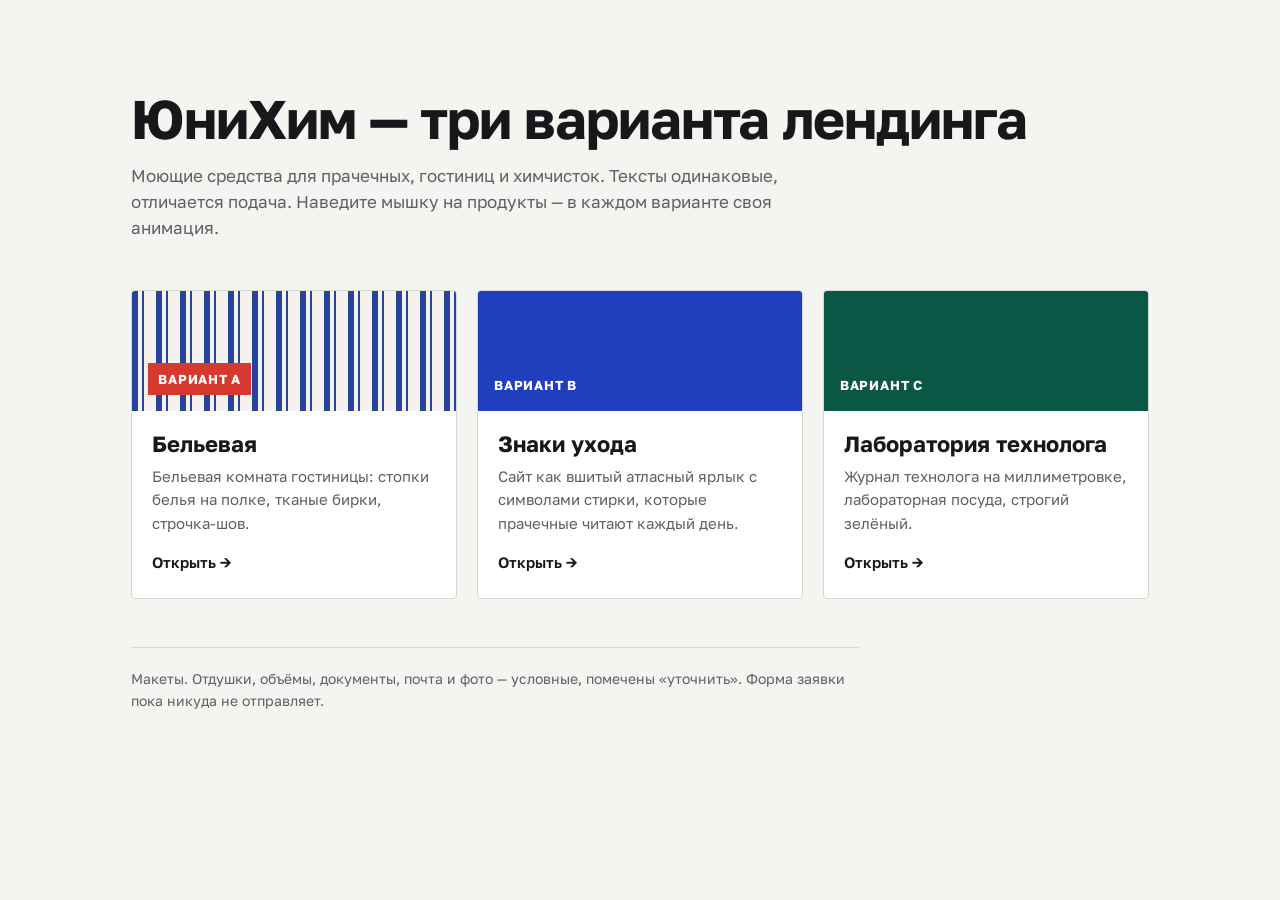
<file: docs/varianty.html>
<!doctype html>
<html lang="ru">
<head>
<meta charset="utf-8">
<meta name="viewport" content="width=device-width, initial-scale=1">
<title>ЮниХим — варианты лендинга</title>
<meta name="robots" content="noindex">
<link rel="preconnect" href="https://fonts.googleapis.com">
<link rel="preconnect" href="https://fonts.gstatic.com" crossorigin>
<link href="https://fonts.googleapis.com/css2?family=Golos+Text:wght@400;600;700&display=swap" rel="stylesheet">
<style>
:root{--bg:#F4F4F1;--ink:#16181B;--muted:#5C6168;--line:#D6D8D4}
*{box-sizing:border-box}
body{margin:0;background:var(--bg);color:var(--ink);font:400 17px/1.55 "Golos Text",system-ui,sans-serif}
main{max-width:1120px;margin:0 auto;padding:clamp(40px,7vw,96px) max(16px,4vw) 64px}
h1{margin:0;font-size:clamp(2rem,1.4rem + 2.6vw,3.4rem);line-height:1.05;letter-spacing:-.02em;text-wrap:balance}
.lead{margin:16px 0 0;max-width:40em;color:var(--muted)}
.grid{margin-top:48px;display:grid;grid-template-columns:repeat(auto-fit,minmax(min(100%,300px),1fr));gap:20px}
a.card{display:flex;flex-direction:column;text-decoration:none;color:inherit;background:#fff;border:1px solid var(--line);border-radius:4px;overflow:hidden;transition:transform .3s cubic-bezier(.16,1,.3,1),box-shadow .3s}
a.card:hover{transform:translateY(-3px);box-shadow:0 16px 30px -18px rgba(0,0,0,.35)}
a.card:focus-visible{outline:2px solid var(--ink);outline-offset:3px}
.swatch{height:120px;display:flex;align-items:flex-end;padding:16px;color:#fff;font-weight:700;font-size:13px;letter-spacing:.06em;text-transform:uppercase}
.s-a{background:repeating-linear-gradient(90deg,#24439A 0 6px,#F4F1EA 6px 10px,#24439A 10px 12px,#F4F1EA 12px 24px)}
.s-a span{background:#D8392E;padding:6px 10px}
.s-b{background:#1F3FBF}
.s-c{background:#0B5745}
.body{padding:20px 20px 24px}
h2{margin:0;font-size:22px;line-height:1.2}
.body p{margin:8px 0 0;color:var(--muted);font-size:15px}
.go{margin-top:16px;font-weight:600;font-size:15px}
.note{margin-top:48px;padding-top:20px;border-top:1px solid var(--line);font-size:14px;color:var(--muted);max-width:52em}
</style>
</head>
<body>
<main>
  <h1>ЮниХим — три варианта лендинга</h1>
  <p class="lead">Моющие средства для прачечных, гостиниц и химчисток. Тексты одинаковые, отличается подача. Наведите мышку на продукты — в каждом варианте своя анимация.</p>
  <div class="grid">
    <a class="card" href="belevaya.html">
      <div class="swatch s-a"><span>Вариант A</span></div>
      <div class="body"><h2>Бельевая</h2><p>Бельевая комната гостиницы: стопки белья на полке, тканые бирки, строчка-шов.</p><div class="go">Открыть →</div></div>
    </a>
    <a class="card" href="znaki-uhoda.html">
      <div class="swatch s-b">Вариант B</div>
      <div class="body"><h2>Знаки ухода</h2><p>Сайт как вшитый атласный ярлык с символами стирки, которые прачечные читают каждый день.</p><div class="go">Открыть →</div></div>
    </a>
    <a class="card" href="laboratoriya.html">
      <div class="swatch s-c">Вариант C</div>
      <div class="body"><h2>Лаборатория технолога</h2><p>Журнал технолога на миллиметровке, лабораторная посуда, строгий зелёный.</p><div class="go">Открыть →</div></div>
    </a>
  </div>
  <p class="note">Макеты. Отдушки, объёмы, документы, почта и фото — условные, помечены «уточнить». Форма заявки пока никуда не отправляет.</p>
</main>
</body>
</html>
</file>
<file: docs/css/index.css>
/* Новая Формула — точка входа стилей.
   Классы по БЭМ: block, block__element, block--modifier. Один блок — один файл.
   Порядок важен: общие блоки-миксы (todo, fold, btn, phone…) идут раньше блоков,
   которые их уточняют. */

/* Base */
@import url('base/fonts.css');
@import url('base/vars.css');
@import url('base/normalize.css');
@import url('base/globals.css');

/* Shared blocks */
@import url('blocks/container.css');
@import url('blocks/skip-link.css');
@import url('blocks/todo.css');
@import url('blocks/fold.css');
@import url('blocks/satin.css');
@import url('blocks/selvage.css');
@import url('blocks/btn.css');
@import url('blocks/phone.css');
@import url('blocks/logo-slot.css');

/* Header */
@import url('blocks/site-header.css');
@import url('blocks/burger.css');
@import url('blocks/site-nav.css');

/* Hero */
@import url('blocks/hero.css');
@import url('blocks/offer-list.css');
@import url('blocks/care-label.css');
@import url('blocks/dealer.css');
@import url('blocks/quick-links.css');

/* Sections */
@import url('blocks/section.css');
@import url('blocks/products.css');
@import url('blocks/product.css');
@import url('blocks/specs.css');
@import url('blocks/chip.css');
@import url('blocks/tag-list.css');
@import url('blocks/photo-band.css');
@import url('blocks/audience.css');
@import url('blocks/terms.css');
@import url('blocks/contact.css');
@import url('blocks/contact-card.css');

/* Footer */
@import url('blocks/site-footer.css');

/* Motion */
@import url('blocks/reveal.css');
</file>
